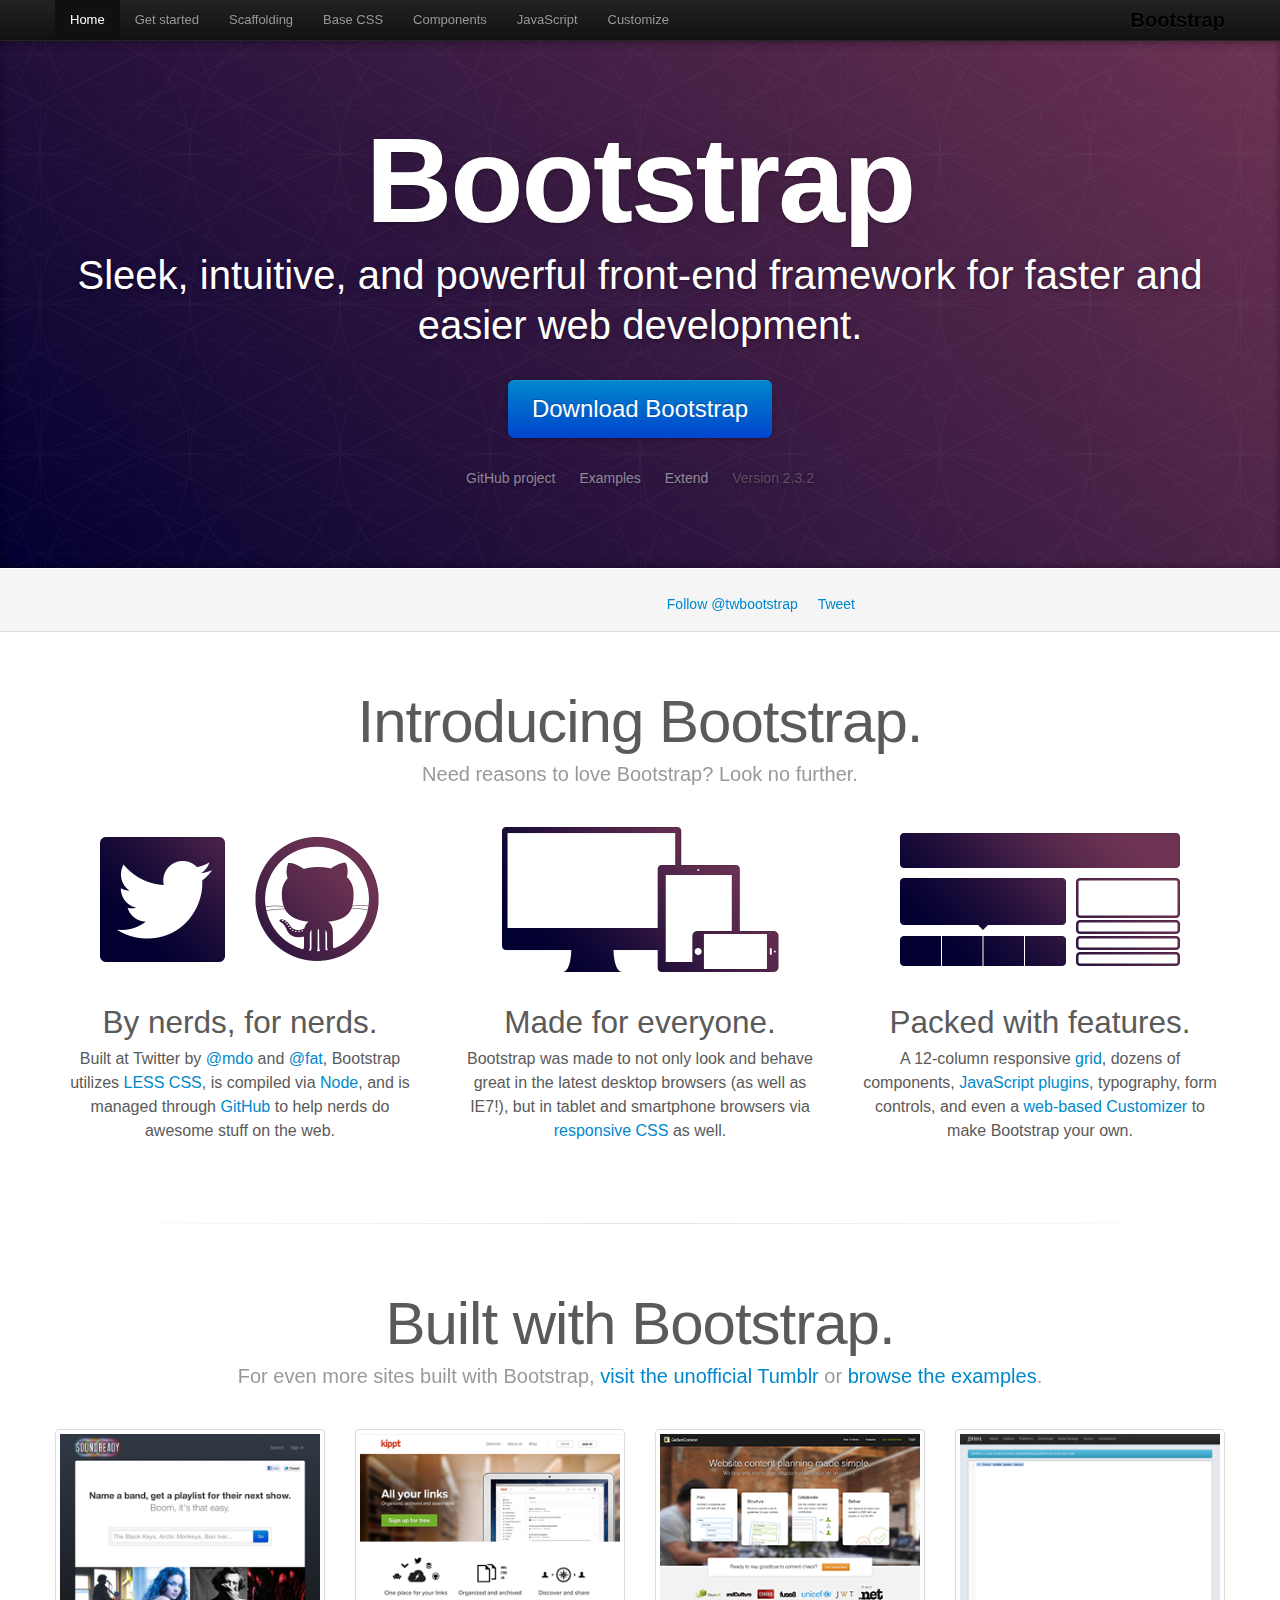
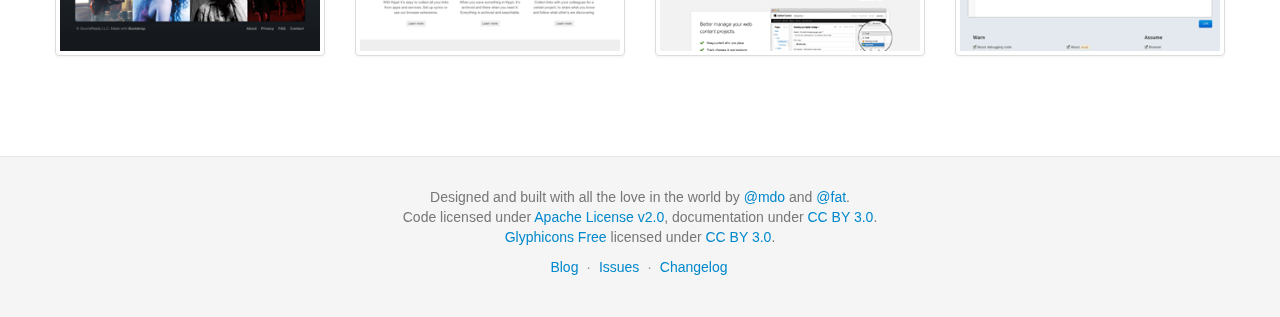
<file: fahrplan/static/bower_components/bootstrap-timepicker/spec/js/libs/bootstrap/docs/index.html>
<!DOCTYPE html>
<html lang="en">
  <head>
    <meta charset="utf-8">
    <title>Bootstrap</title>
    <meta name="viewport" content="width=device-width, initial-scale=1.0">
    <meta name="description" content="">
    <meta name="author" content="">

    <!-- Le styles -->
    <link href="assets/css/bootstrap.css" rel="stylesheet">
    <link href="assets/css/bootstrap-responsive.css" rel="stylesheet">
    <link href="assets/css/docs.css" rel="stylesheet">
    <link href="assets/js/google-code-prettify/prettify.css" rel="stylesheet">

    <!-- Le HTML5 shim, for IE6-8 support of HTML5 elements -->
    <!--[if lt IE 9]>
      <script src="assets/js/html5shiv.js"></script>
    <![endif]-->

    <!-- Le fav and touch icons -->
    <link rel="apple-touch-icon-precomposed" sizes="144x144" href="assets/ico/apple-touch-icon-144-precomposed.png">
    <link rel="apple-touch-icon-precomposed" sizes="114x114" href="assets/ico/apple-touch-icon-114-precomposed.png">
      <link rel="apple-touch-icon-precomposed" sizes="72x72" href="assets/ico/apple-touch-icon-72-precomposed.png">
                    <link rel="apple-touch-icon-precomposed" href="assets/ico/apple-touch-icon-57-precomposed.png">
                                   <link rel="shortcut icon" href="assets/ico/favicon.png">

    <script type="text/javascript">
      var _gaq = _gaq || [];
      _gaq.push(['_setAccount', 'UA-146052-10']);
      _gaq.push(['_trackPageview']);
      (function() {
        var ga = document.createElement('script'); ga.type = 'text/javascript'; ga.async = true;
        ga.src = ('https:' == document.location.protocol ? 'https://ssl' : 'http://www') + '.google-analytics.com/ga.js';
        var s = document.getElementsByTagName('script')[0]; s.parentNode.insertBefore(ga, s);
      })();
    </script>
  </head>

  <body data-spy="scroll" data-target=".bs-docs-sidebar">

    <!-- Navbar
    ================================================== -->
    <div class="navbar navbar-inverse navbar-fixed-top">
      <div class="navbar-inner">
        <div class="container">
          <button type="button" class="btn btn-navbar" data-toggle="collapse" data-target=".nav-collapse">
            <span class="icon-bar"></span>
            <span class="icon-bar"></span>
            <span class="icon-bar"></span>
          </button>
          <a class="brand" href="./index.html">Bootstrap</a>
          <div class="nav-collapse collapse">
            <ul class="nav">
              <li class="active">
                <a href="./index.html">Home</a>
              </li>
              <li class="">
                <a href="./getting-started.html">Get started</a>
              </li>
              <li class="">
                <a href="./scaffolding.html">Scaffolding</a>
              </li>
              <li class="">
                <a href="./base-css.html">Base CSS</a>
              </li>
              <li class="">
                <a href="./components.html">Components</a>
              </li>
              <li class="">
                <a href="./javascript.html">JavaScript</a>
              </li>
              <li class="">
                <a href="./customize.html">Customize</a>
              </li>
            </ul>
          </div>
        </div>
      </div>
    </div>

<div class="jumbotron masthead">
  <div class="container">
    <h1>Bootstrap</h1>
    <p>Sleek, intuitive, and powerful front-end framework for faster and easier web development.</p>
    <p>
      <a href="assets/bootstrap.zip" class="btn btn-primary btn-large" onclick="_gaq.push(['_trackEvent', 'Jumbotron actions', 'Download', 'Download 2.3.2']);">Download Bootstrap</a>
    </p>
    <ul class="masthead-links">
      <li>
        <a href="http://github.com/twitter/bootstrap" onclick="_gaq.push(['_trackEvent', 'Jumbotron actions', 'Jumbotron links', 'GitHub project']);">GitHub project</a>
      </li>
      <li>
        <a href="./getting-started.html#examples" onclick="_gaq.push(['_trackEvent', 'Jumbotron actions', 'Jumbotron links', 'Examples']);">Examples</a>
      </li>
      <li>
        <a href="./extend.html" onclick="_gaq.push(['_trackEvent', 'Jumbotron actions', 'Jumbotron links', 'Extend']);">Extend</a>
      </li>
      <li>
        Version 2.3.2
      </li>
    </ul>
  </div>
</div>

<div class="bs-docs-social">
  <div class="container">
    <ul class="bs-docs-social-buttons">
      <li>
        <iframe class="github-btn" src="http://ghbtns.com/github-btn.html?user=twbs&repo=bootstrap&type=watch&count=true" allowtransparency="true" frameborder="0" scrolling="0" width="100px" height="20px"></iframe>
      </li>
      <li>
        <iframe class="github-btn" src="http://ghbtns.com/github-btn.html?user=twbs&repo=bootstrap&type=fork&count=true" allowtransparency="true" frameborder="0" scrolling="0" width="102px" height="20px"></iframe>
      </li>
      <li class="follow-btn">
        <a href="https://twitter.com/twbootstrap" class="twitter-follow-button" data-link-color="#0069D6" data-show-count="true">Follow @twbootstrap</a>
      </li>
      <li class="tweet-btn">
        <a href="https://twitter.com/share" class="twitter-share-button" data-url="http://twbs.github.com/bootstrap/" data-count="horizontal" data-via="twbootstrap" data-related="mdo:Creator of Twitter Bootstrap">Tweet</a>
      </li>
    </ul>
  </div>
</div>

<div class="container">

  <div class="marketing">

    <h1>Introducing Bootstrap.</h1>
    <p class="marketing-byline">Need reasons to love Bootstrap? Look no further.</p>

    <div class="row-fluid">
      <div class="span4">
        <img class="marketing-img" src="assets/img/bs-docs-twitter-github.png">
        <h2>By nerds, for nerds.</h2>
        <p>Built at Twitter by <a href="http://twitter.com/mdo">@mdo</a> and <a href="http://twitter.com/fat">@fat</a>, Bootstrap utilizes <a href="http://lesscss.org">LESS CSS</a>, is compiled via <a href="http://nodejs.org">Node</a>, and is managed through <a href="http://github.com">GitHub</a> to help nerds do awesome stuff on the web.</p>
      </div>
      <div class="span4">
        <img class="marketing-img" src="assets/img/bs-docs-responsive-illustrations.png">
        <h2>Made for everyone.</h2>
        <p>Bootstrap was made to not only look and behave great in the latest desktop browsers (as well as IE7!), but in tablet and smartphone browsers via <a href="./scaffolding.html#responsive">responsive CSS</a> as well.</p>
      </div>
      <div class="span4">
        <img class="marketing-img" src="assets/img/bs-docs-bootstrap-features.png">
        <h2>Packed with features.</h2>
        <p>A 12-column responsive <a href="./scaffolding.html#gridSystem">grid</a>, dozens of components, <a href="./javascript.html">JavaScript plugins</a>, typography, form controls, and even a <a href="./customize.html">web-based Customizer</a> to make Bootstrap your own.</p>
      </div>
    </div>

    <hr class="soften">

    <h1>Built with Bootstrap.</h1>
    <p class="marketing-byline">For even more sites built with Bootstrap, <a href="http://builtwithbootstrap.tumblr.com/" target="_blank">visit the unofficial Tumblr</a> or <a href="./getting-started.html#examples">browse the examples</a>.</p>
    <div class="row-fluid">
      <ul class="thumbnails example-sites">
        <li class="span3">
          <a class="thumbnail" href="http://soundready.fm/" target="_blank">
            <img src="assets/img/example-sites/soundready.png" alt="SoundReady.fm">
          </a>
        </li>
        <li class="span3">
          <a class="thumbnail" href="http://kippt.com/" target="_blank">
            <img src="assets/img/example-sites/kippt.png" alt="Kippt">
          </a>
        </li>
        <li class="span3">
          <a class="thumbnail" href="http://www.gathercontent.com/" target="_blank">
            <img src="assets/img/example-sites/gathercontent.png" alt="Gather Content">
          </a>
        </li>
        <li class="span3">
          <a class="thumbnail" href="http://www.jshint.com/" target="_blank">
            <img src="assets/img/example-sites/jshint.png" alt="JS Hint">
          </a>
        </li>
      </ul>
     </div>

  </div>

</div>



    <!-- Footer
    ================================================== -->
    <footer class="footer">
      <div class="container">
        <p>Designed and built with all the love in the world by <a href="http://twitter.com/mdo" target="_blank">@mdo</a> and <a href="http://twitter.com/fat" target="_blank">@fat</a>.</p>
        <p>Code licensed under <a href="http://www.apache.org/licenses/LICENSE-2.0" target="_blank">Apache License v2.0</a>, documentation under <a href="http://creativecommons.org/licenses/by/3.0/">CC BY 3.0</a>.</p>
        <p><a href="http://glyphicons.com">Glyphicons Free</a> licensed under <a href="http://creativecommons.org/licenses/by/3.0/">CC BY 3.0</a>.</p>
        <ul class="footer-links">
          <li><a href="http://blog.getbootstrap.com">Blog</a></li>
          <li class="muted">&middot;</li>
          <li><a href="https://github.com/twbs/bootstrap/issues?state=open">Issues</a></li>
          <li class="muted">&middot;</li>
          <li><a href="https://github.com/twbs/bootstrap/releases">Changelog</a></li>
        </ul>
      </div>
    </footer>



    <!-- Le javascript
    ================================================== -->
    <!-- Placed at the end of the document so the pages load faster -->
    <script type="text/javascript" src="http://platform.twitter.com/widgets.js"></script>
    <script src="assets/js/jquery.js"></script>
    <script src="assets/js/bootstrap-transition.js"></script>
    <script src="assets/js/bootstrap-alert.js"></script>
    <script src="assets/js/bootstrap-modal.js"></script>
    <script src="assets/js/bootstrap-dropdown.js"></script>
    <script src="assets/js/bootstrap-scrollspy.js"></script>
    <script src="assets/js/bootstrap-tab.js"></script>
    <script src="assets/js/bootstrap-tooltip.js"></script>
    <script src="assets/js/bootstrap-popover.js"></script>
    <script src="assets/js/bootstrap-button.js"></script>
    <script src="assets/js/bootstrap-collapse.js"></script>
    <script src="assets/js/bootstrap-carousel.js"></script>
    <script src="assets/js/bootstrap-typeahead.js"></script>
    <script src="assets/js/bootstrap-affix.js"></script>

    <script src="assets/js/holder/holder.js"></script>
    <script src="assets/js/google-code-prettify/prettify.js"></script>

    <script src="assets/js/application.js"></script>


    <!-- Analytics
    ================================================== -->
    <script>
      var _gauges = _gauges || [];
      (function() {
        var t   = document.createElement('script');
        t.type  = 'text/javascript';
        t.async = true;
        t.id    = 'gauges-tracker';
        t.setAttribute('data-site-id', '4f0dc9fef5a1f55508000013');
        t.src = '//secure.gaug.es/track.js';
        var s = document.getElementsByTagName('script')[0];
        s.parentNode.insertBefore(t, s);
      })();
    </script>

  </body>
</html>
</file>
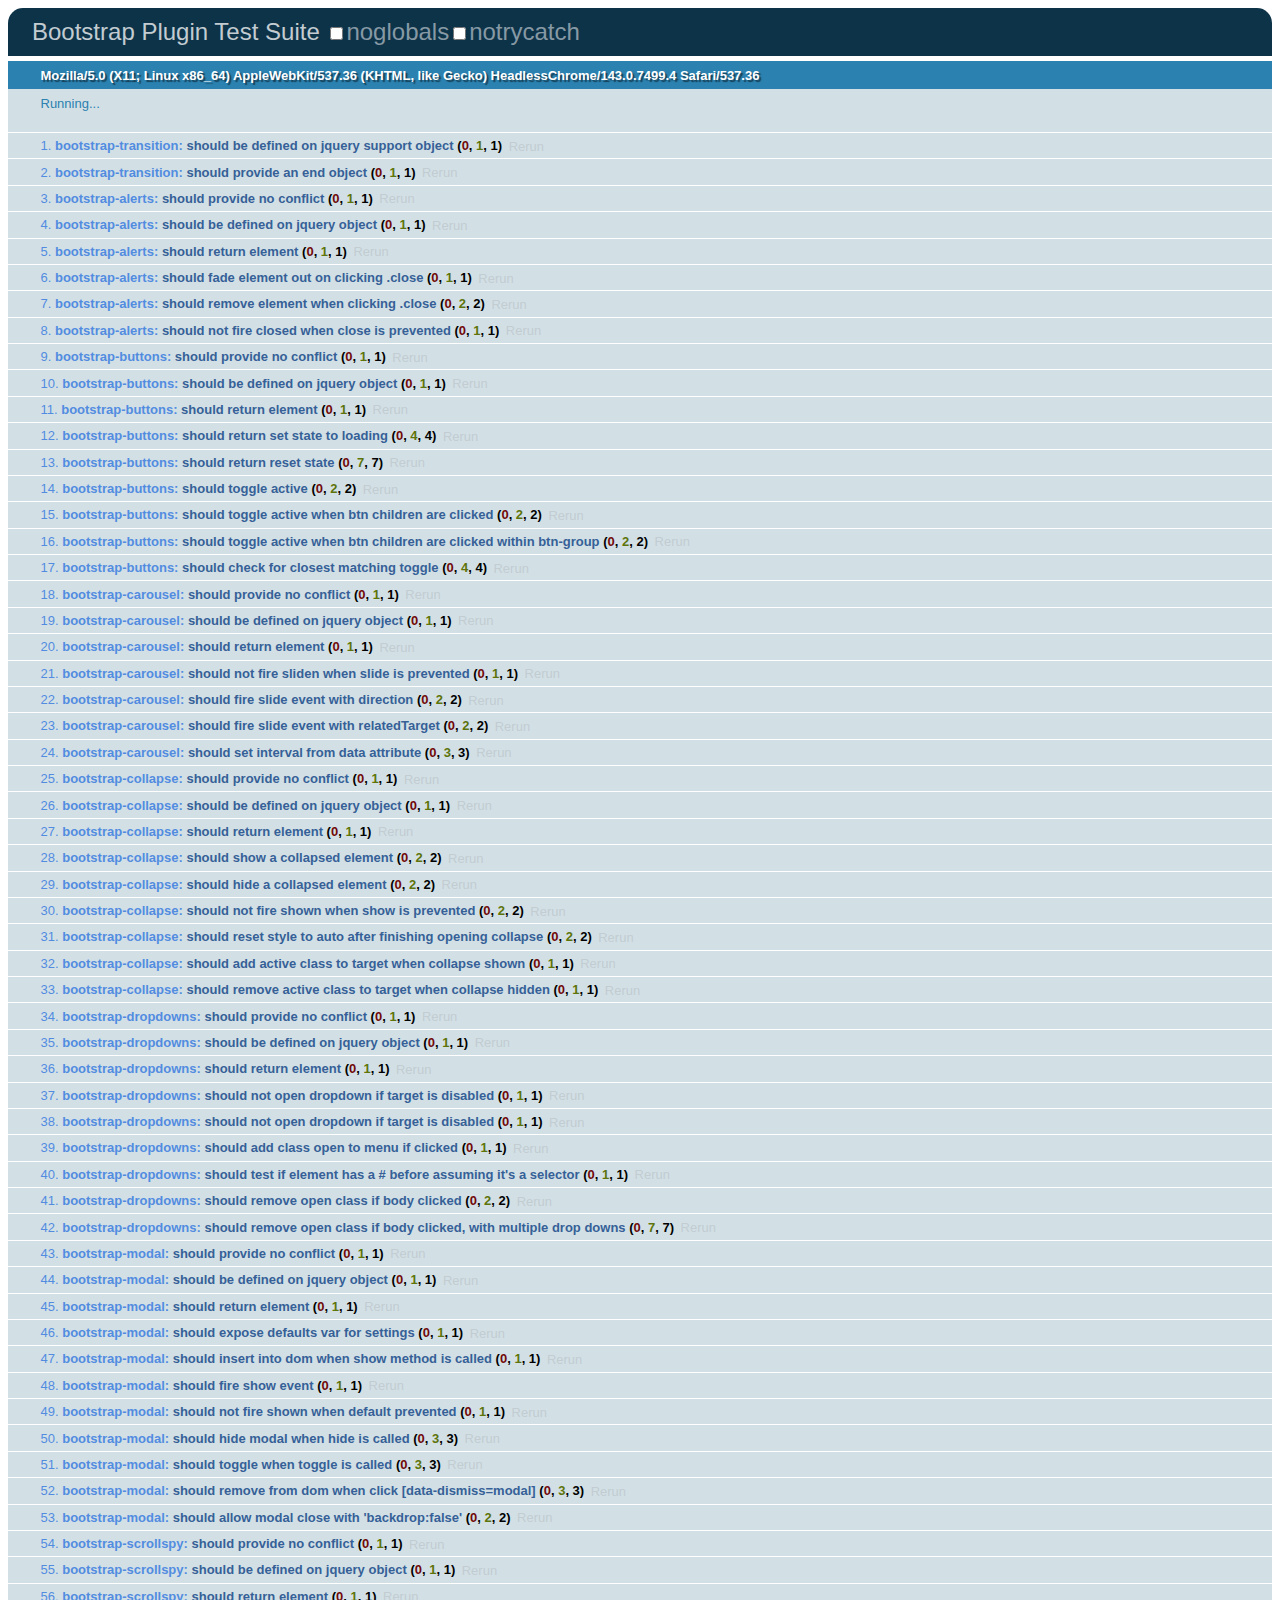
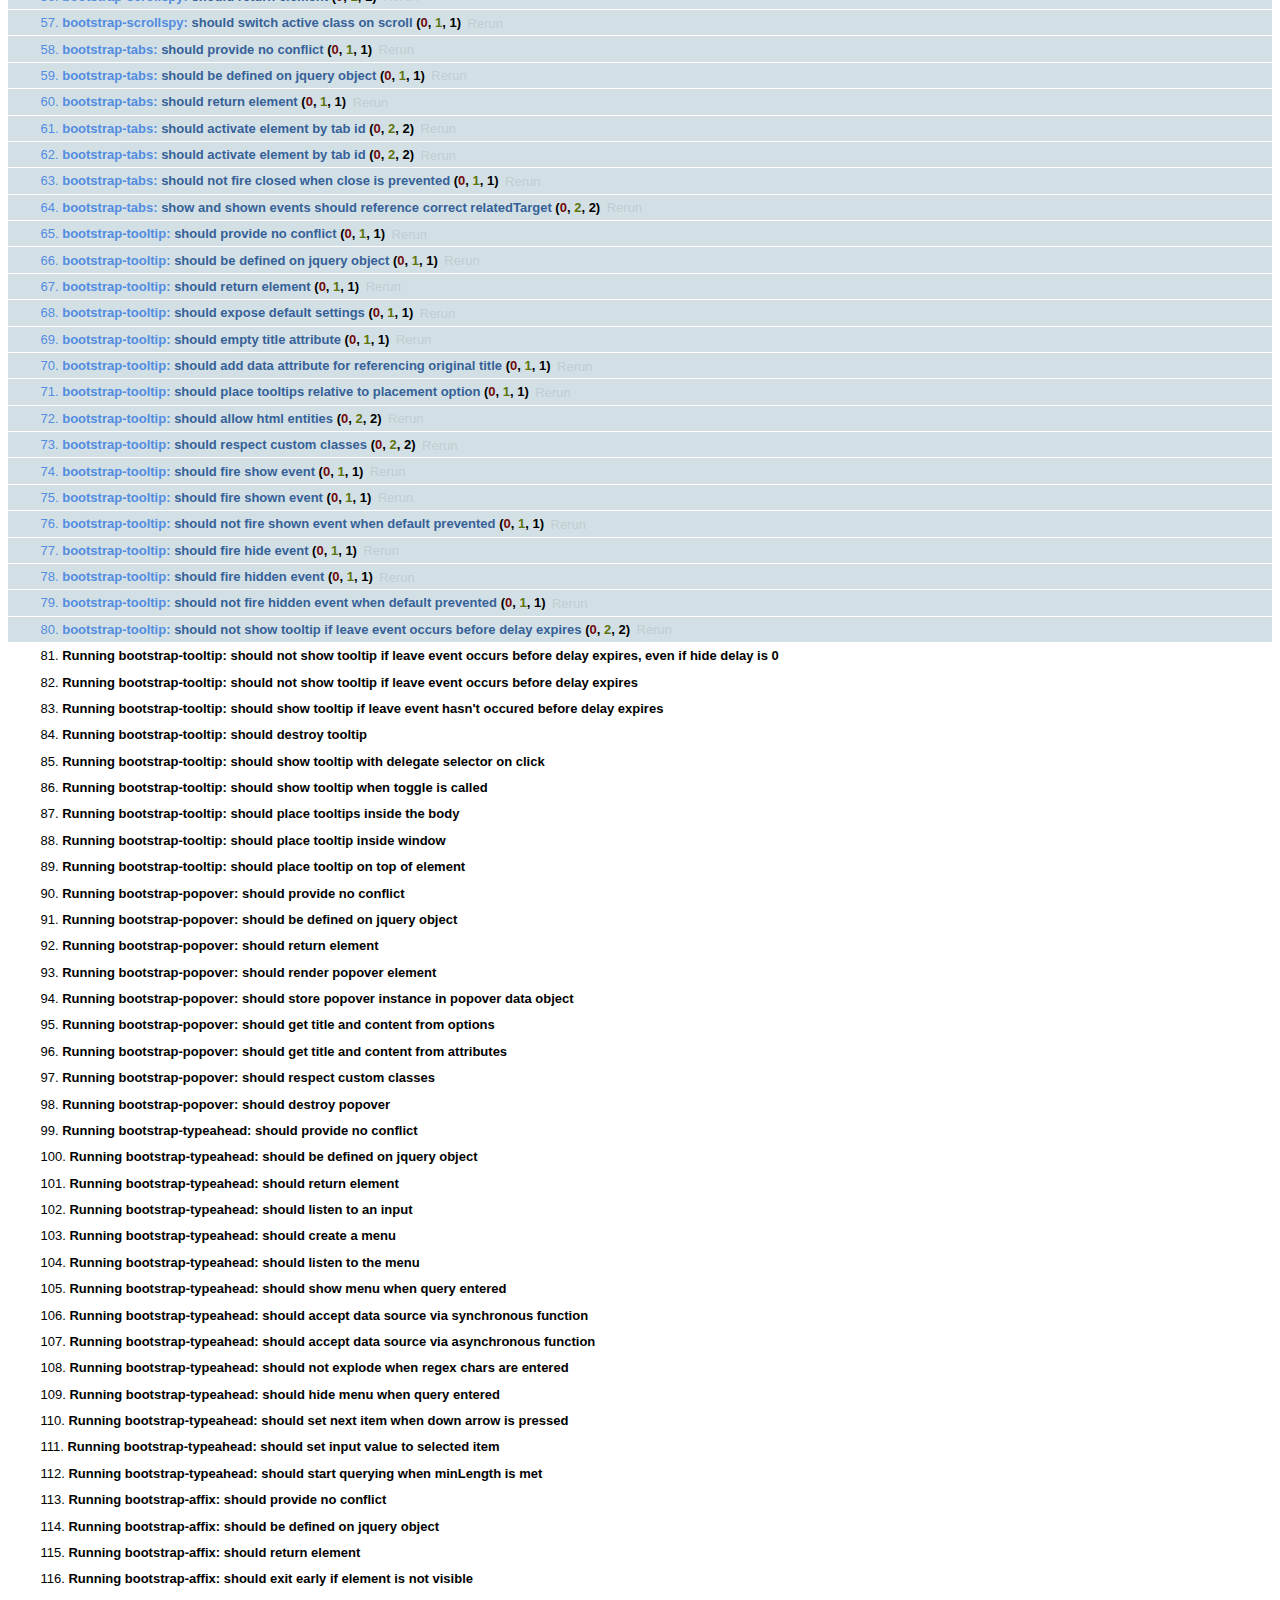
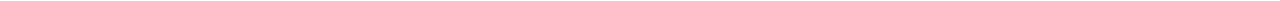
<file: fahrplan/static/bower_components/bootstrap-timepicker/spec/js/libs/bootstrap/js/tests/index.html>
<!DOCTYPE HTML>
<html>
<head>
  <title>Bootstrap Plugin Test Suite</title>

  <!-- jquery -->
  <!--<script src="http://code.jquery.com/jquery-1.7.min.js"></script>-->
  <script src="vendor/jquery.js"></script>

  <!-- qunit -->
  <link rel="stylesheet" href="vendor/qunit.css" type="text/css" media="screen" />
  <script src="vendor/qunit.js"></script>

  <!-- phantomjs logging script-->
  <script src="unit/bootstrap-phantom.js"></script>

  <!--  plugin sources -->
  <script src="../../js/bootstrap-transition.js"></script>
  <script src="../../js/bootstrap-alert.js"></script>
  <script src="../../js/bootstrap-button.js"></script>
  <script src="../../js/bootstrap-carousel.js"></script>
  <script src="../../js/bootstrap-collapse.js"></script>
  <script src="../../js/bootstrap-dropdown.js"></script>
  <script src="../../js/bootstrap-modal.js"></script>
  <script src="../../js/bootstrap-scrollspy.js"></script>
  <script src="../../js/bootstrap-tab.js"></script>
  <script src="../../js/bootstrap-tooltip.js"></script>
  <script src="../../js/bootstrap-popover.js"></script>
  <script src="../../js/bootstrap-typeahead.js"></script>
  <script src="../../js/bootstrap-affix.js"></script>

  <!-- unit tests -->
  <script src="unit/bootstrap-transition.js"></script>
  <script src="unit/bootstrap-alert.js"></script>
  <script src="unit/bootstrap-button.js"></script>
  <script src="unit/bootstrap-carousel.js"></script>
  <script src="unit/bootstrap-collapse.js"></script>
  <script src="unit/bootstrap-dropdown.js"></script>
  <script src="unit/bootstrap-modal.js"></script>
  <script src="unit/bootstrap-scrollspy.js"></script>
  <script src="unit/bootstrap-tab.js"></script>
  <script src="unit/bootstrap-tooltip.js"></script>
  <script src="unit/bootstrap-popover.js"></script>
  <script src="unit/bootstrap-typeahead.js"></script>
  <script src="unit/bootstrap-affix.js"></script>
</head>
<body>
  <div>
    <h1 id="qunit-header">Bootstrap Plugin Test Suite</h1>
    <h2 id="qunit-banner"></h2>
    <h2 id="qunit-userAgent"></h2>
    <ol id="qunit-tests"></ol>
    <div id="qunit-fixture"></div>
  </div>
</body>
</html>
</file>
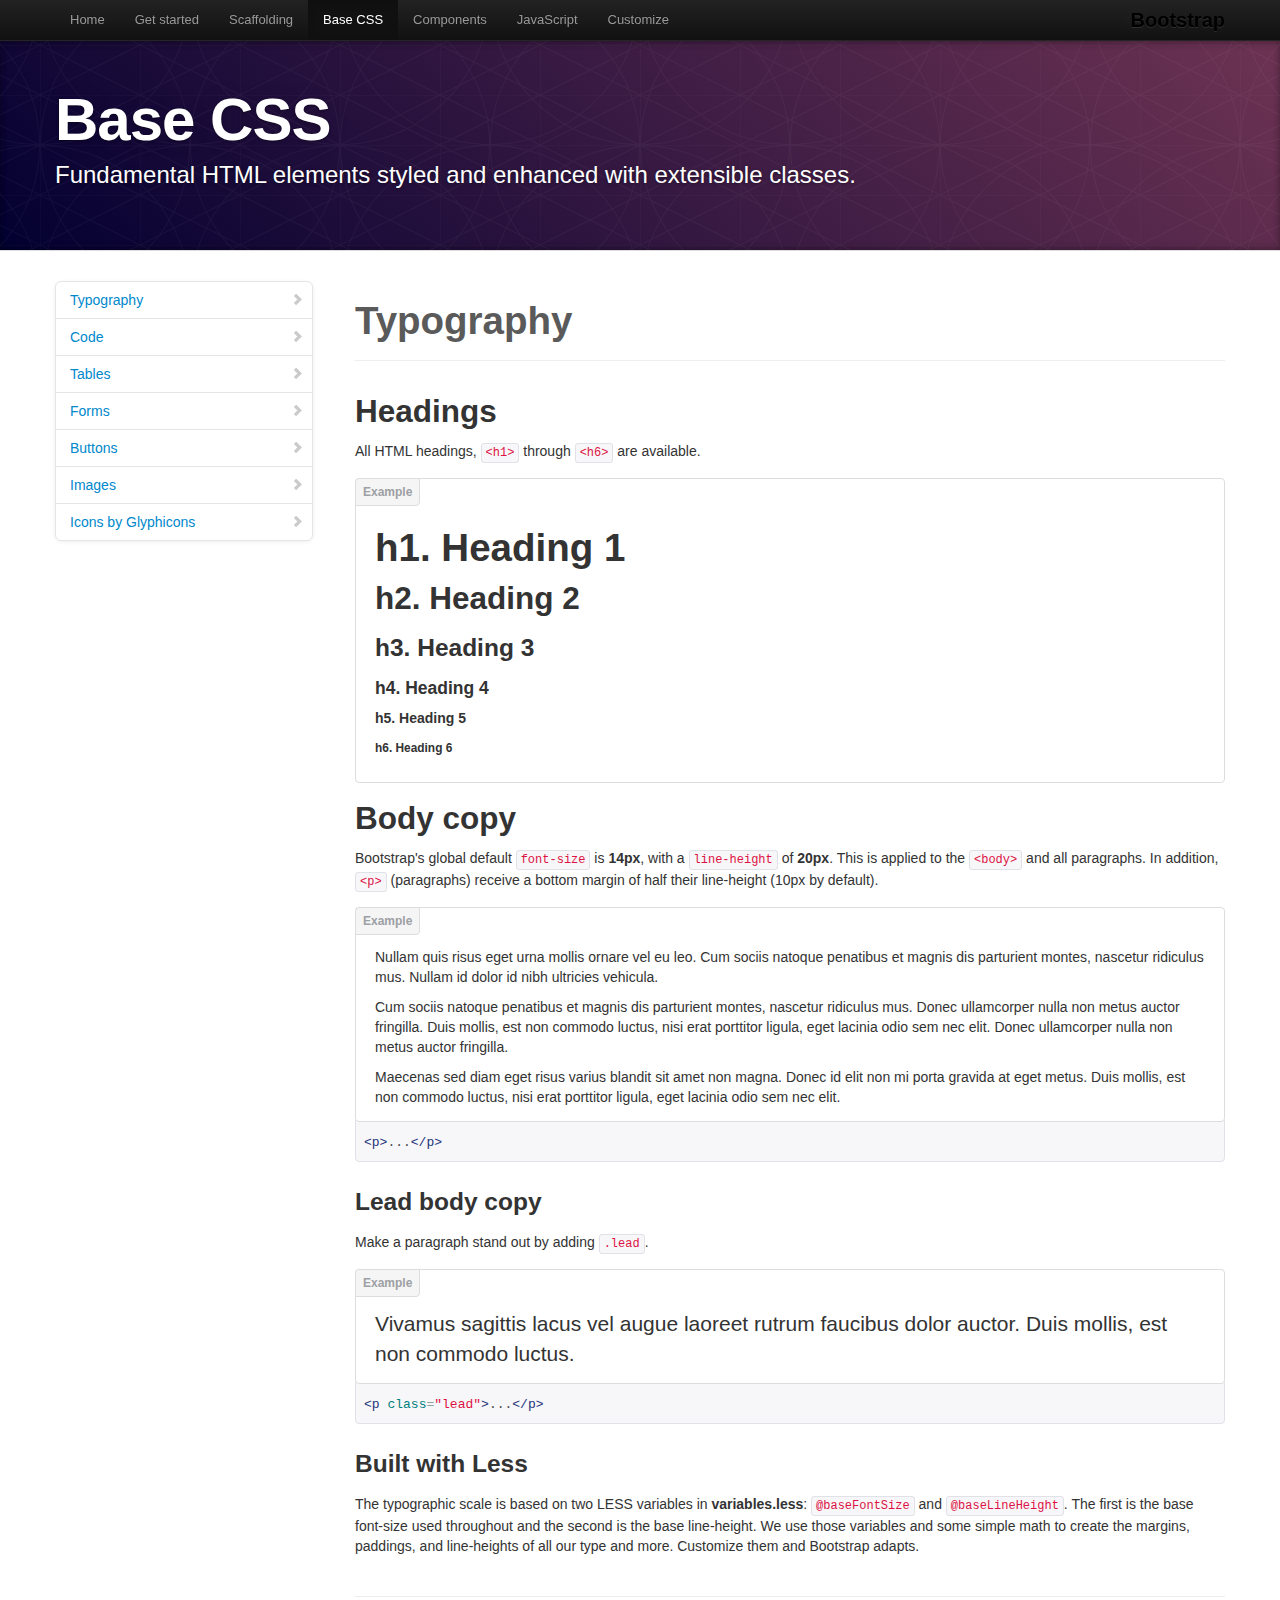
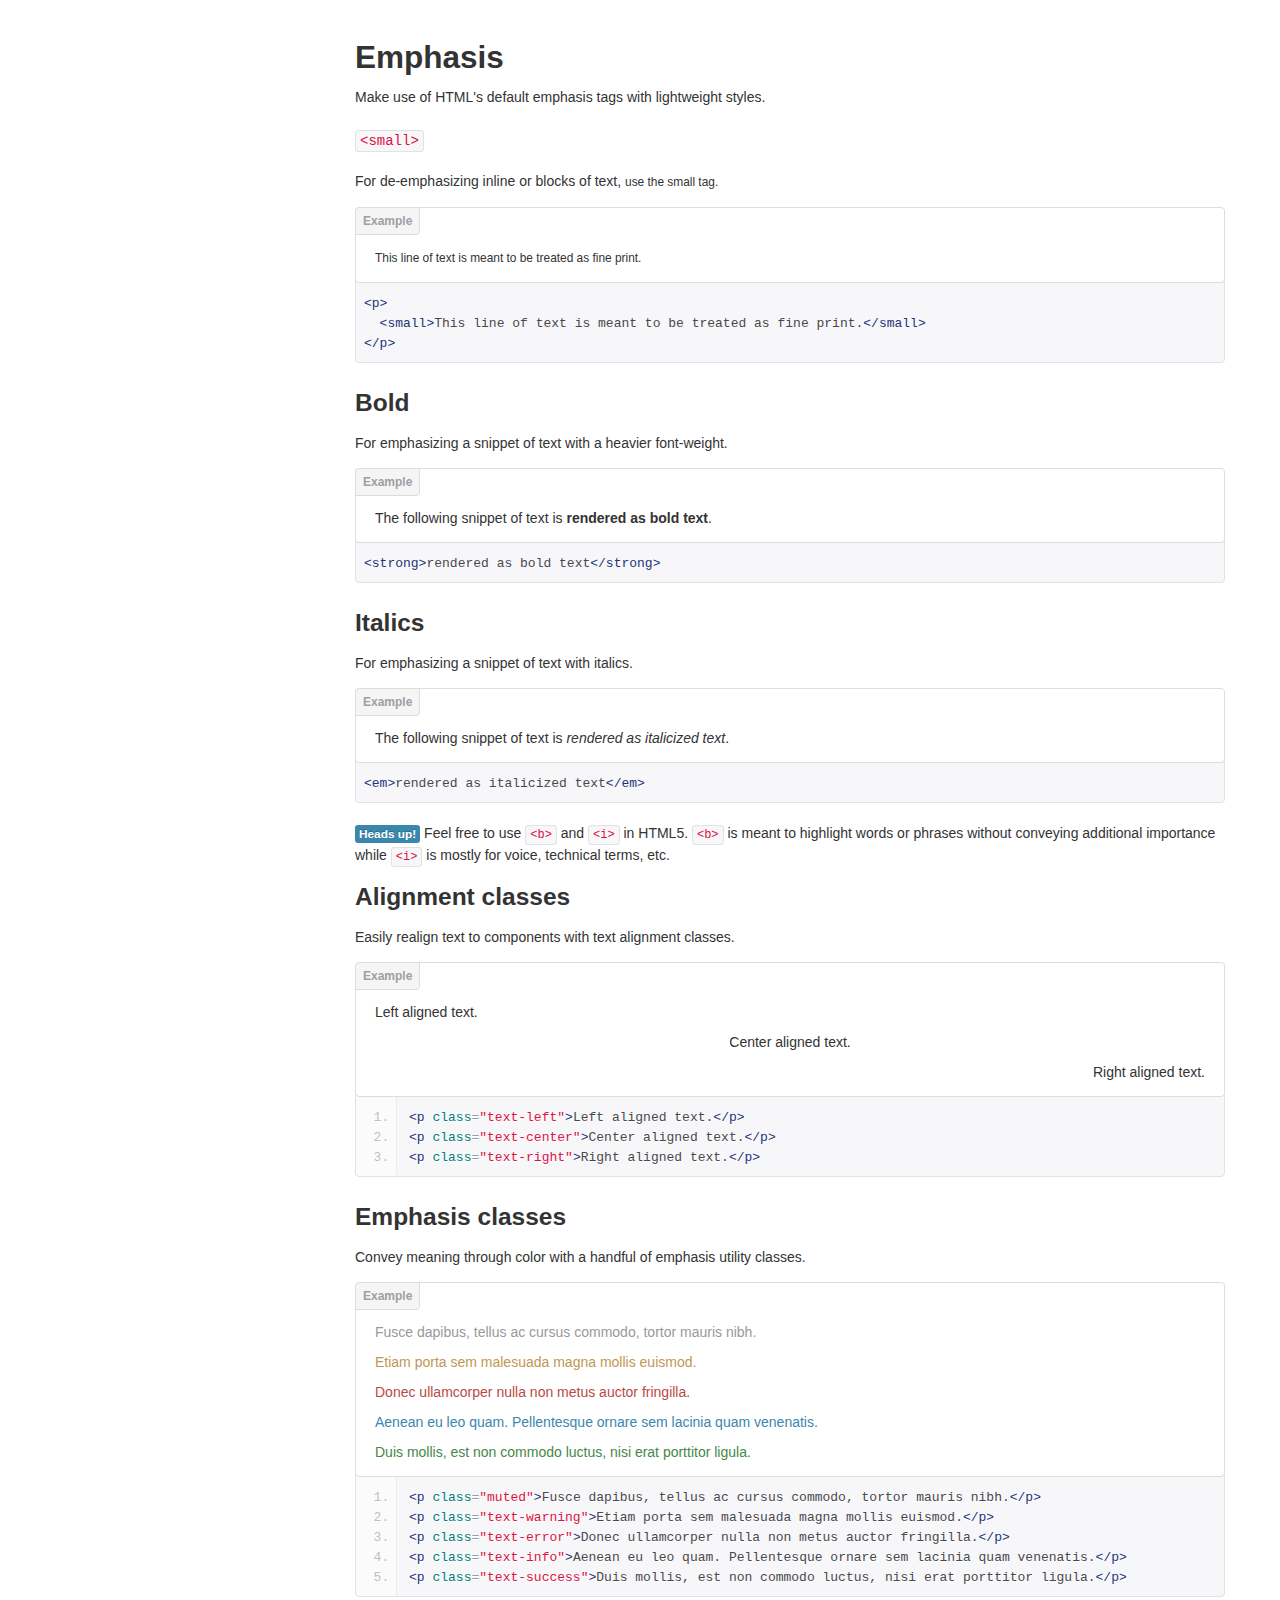
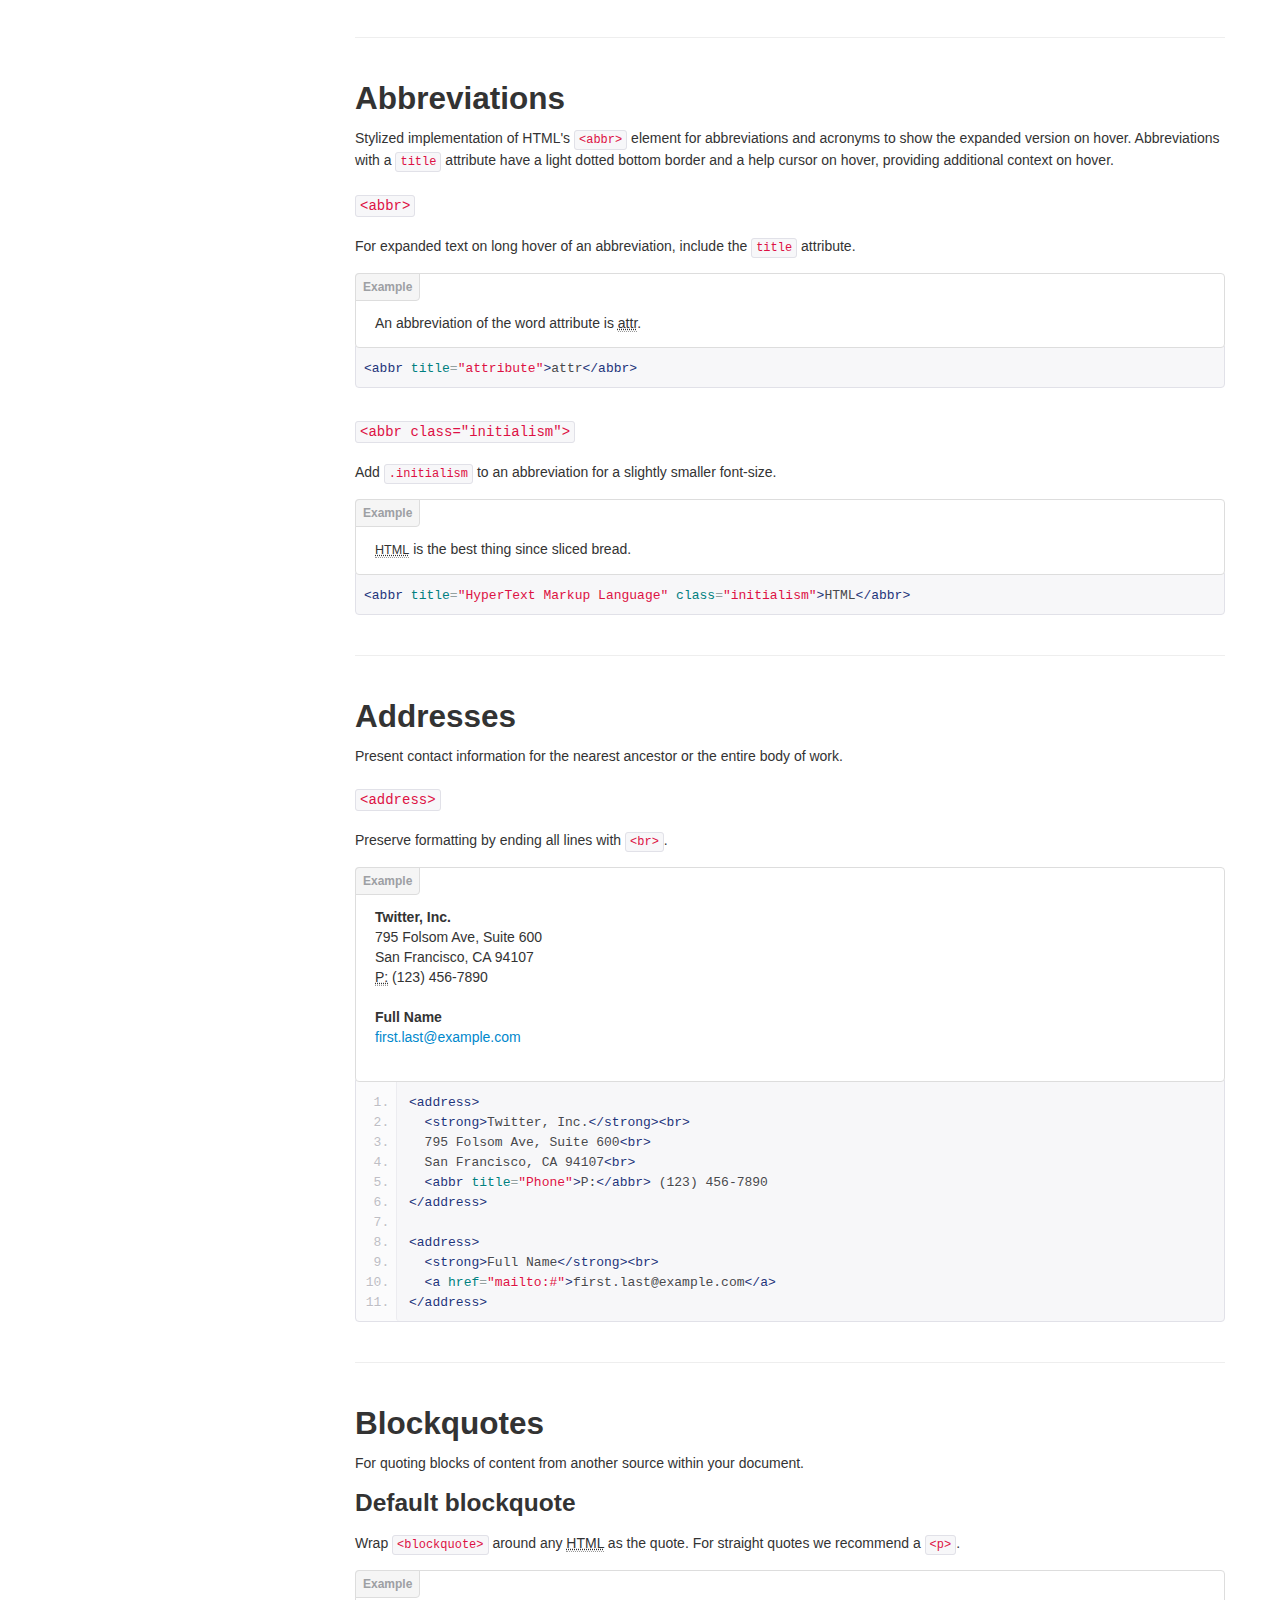
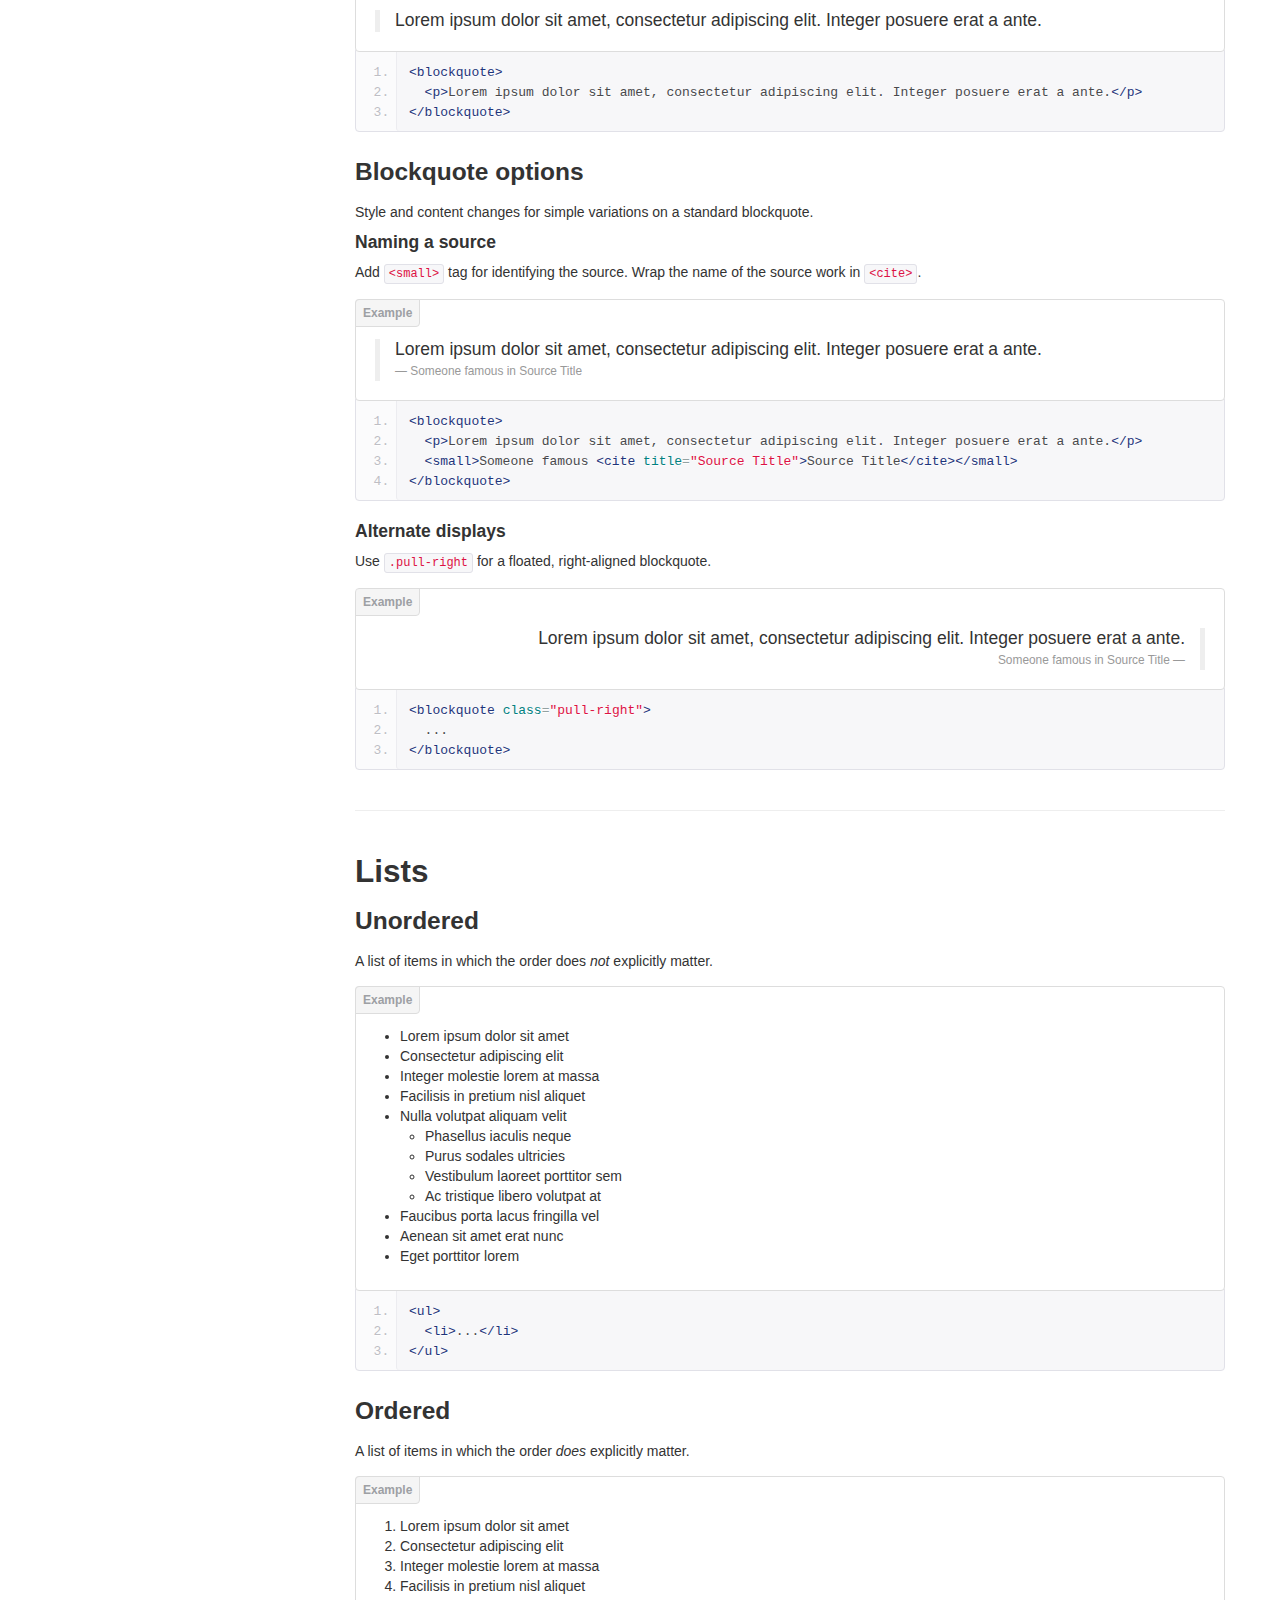
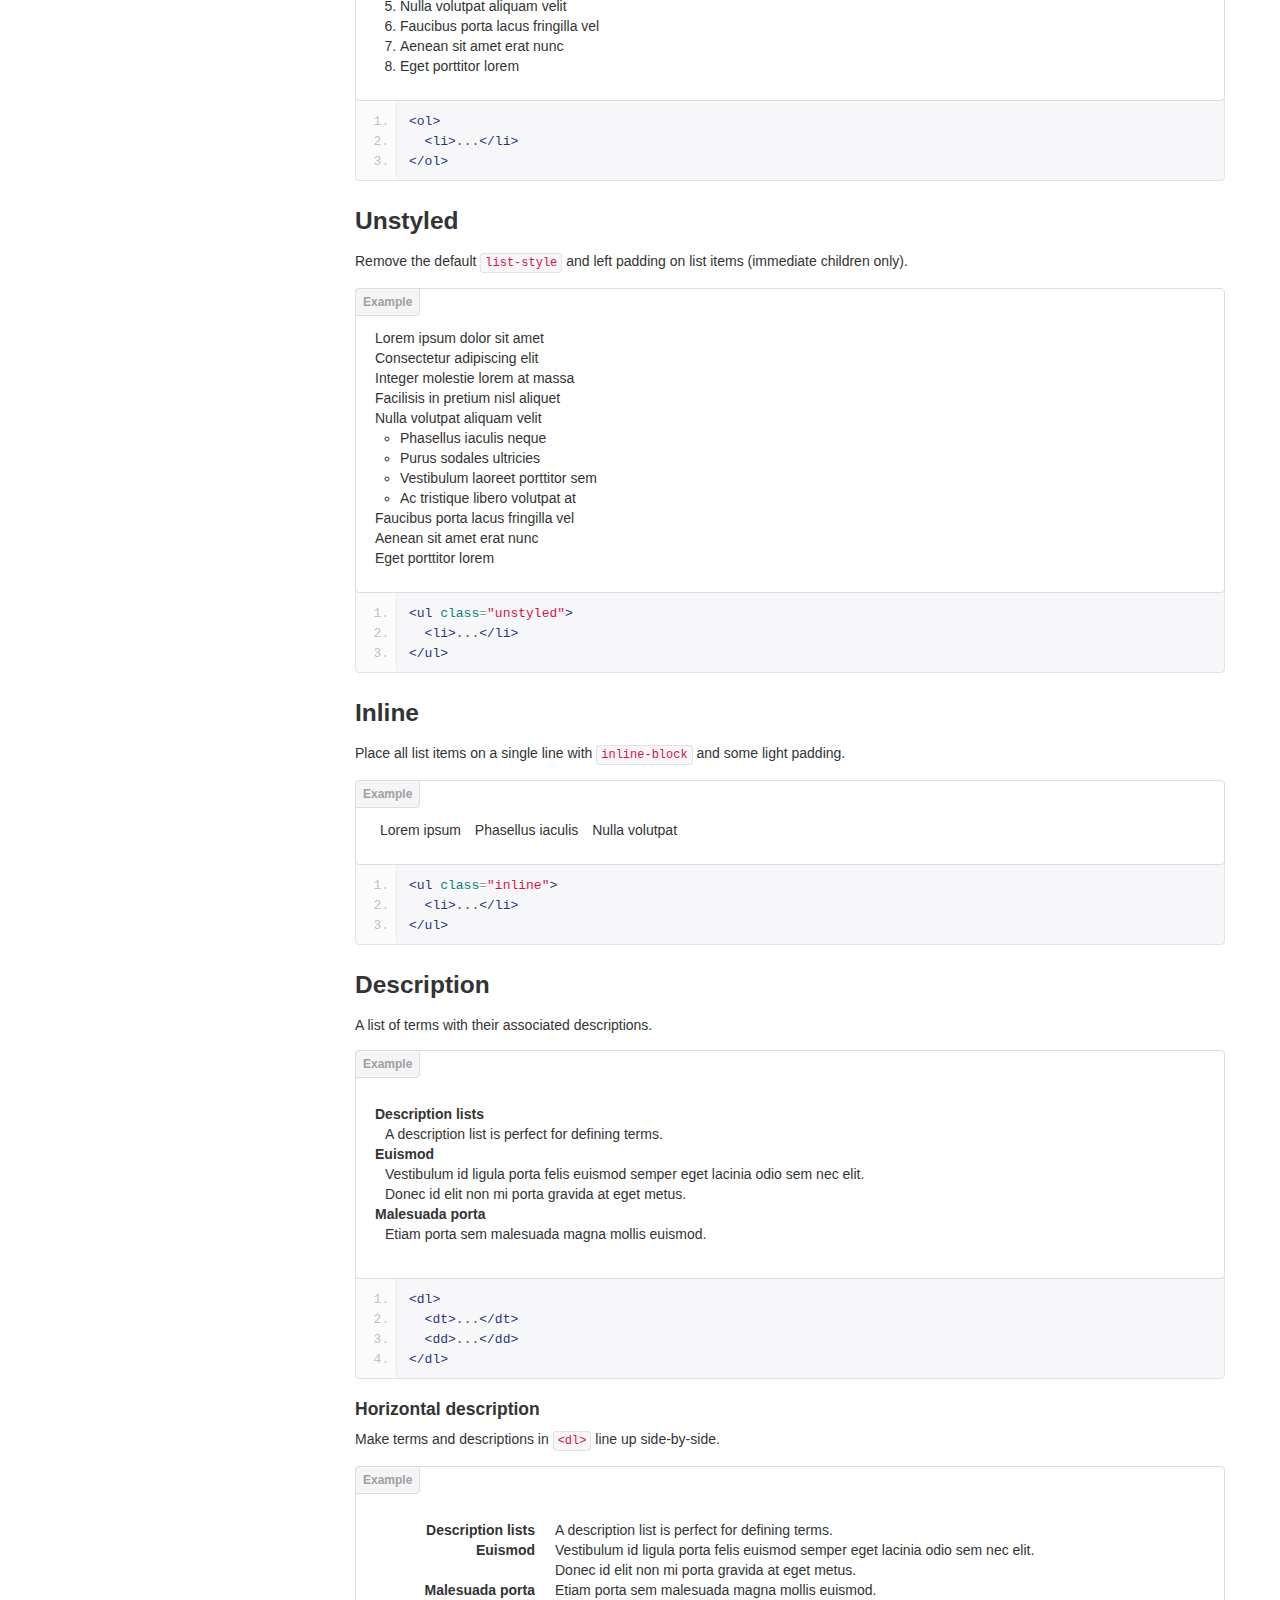
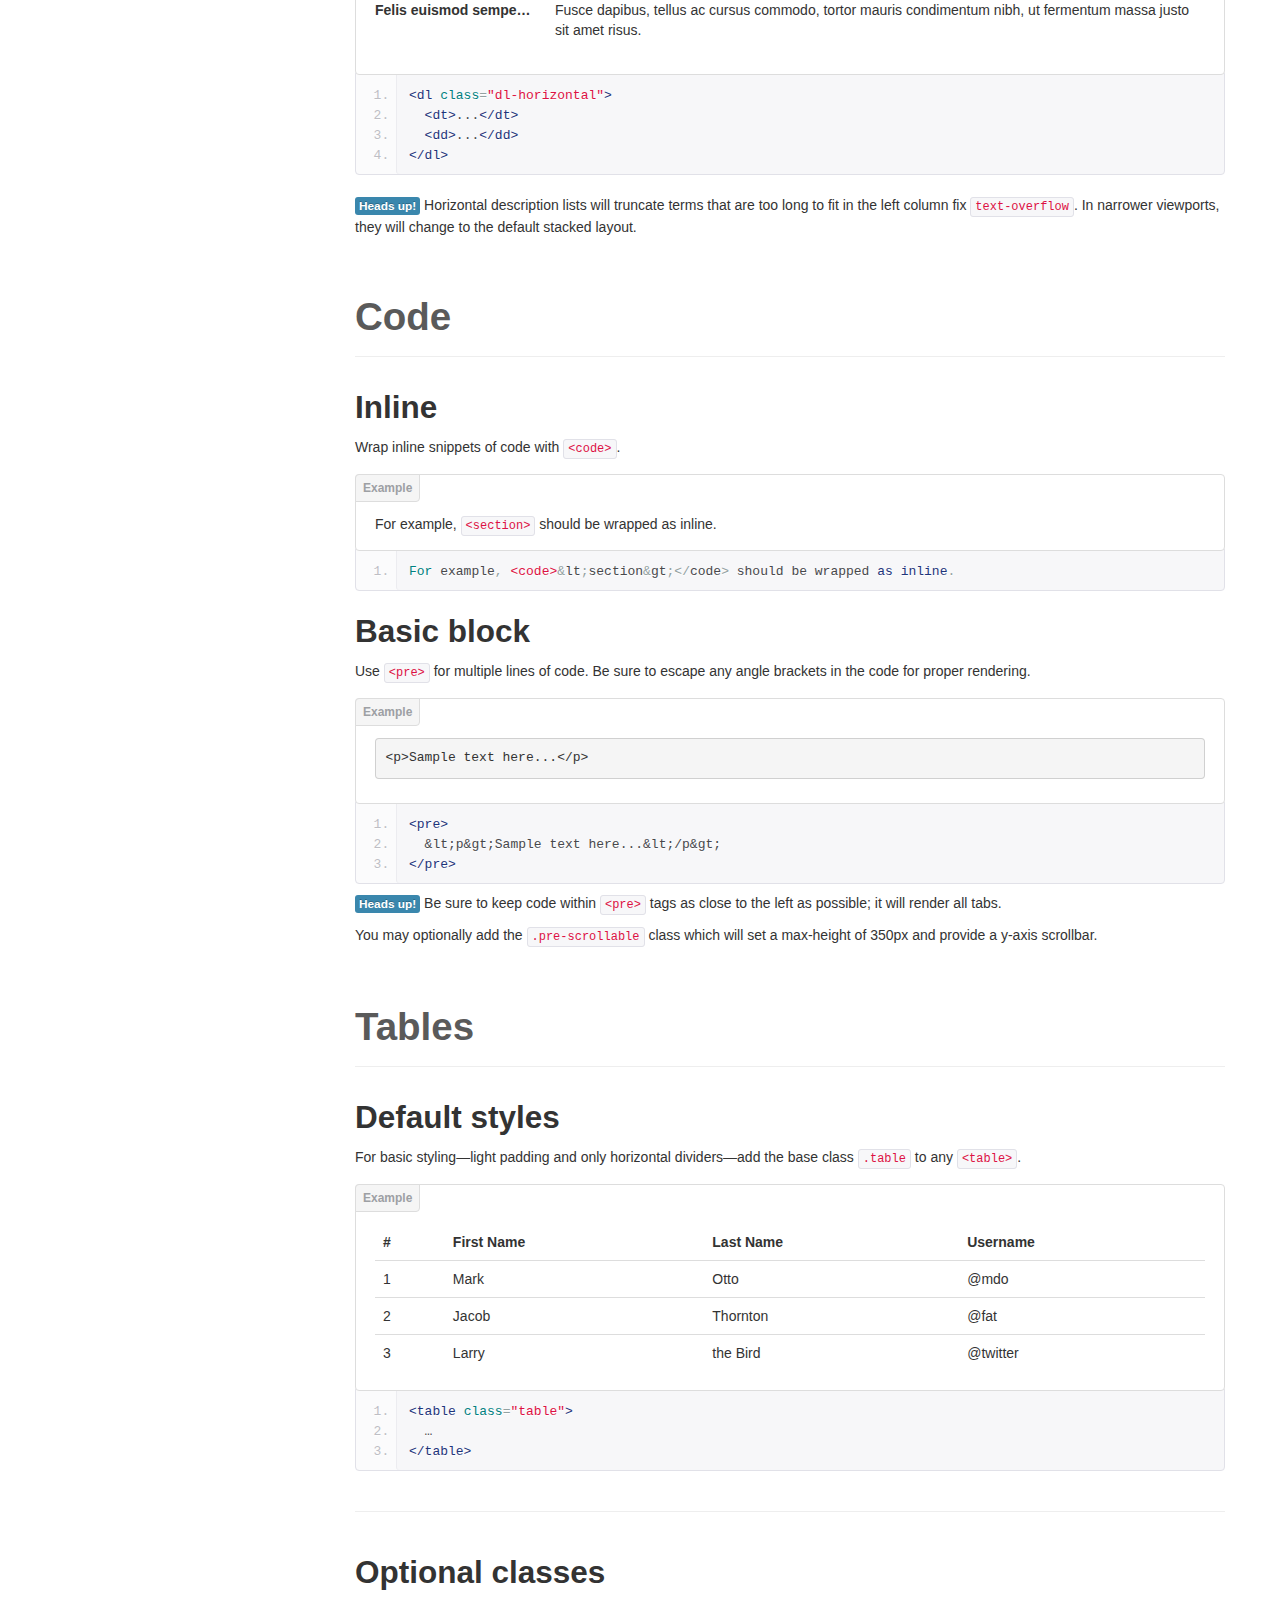
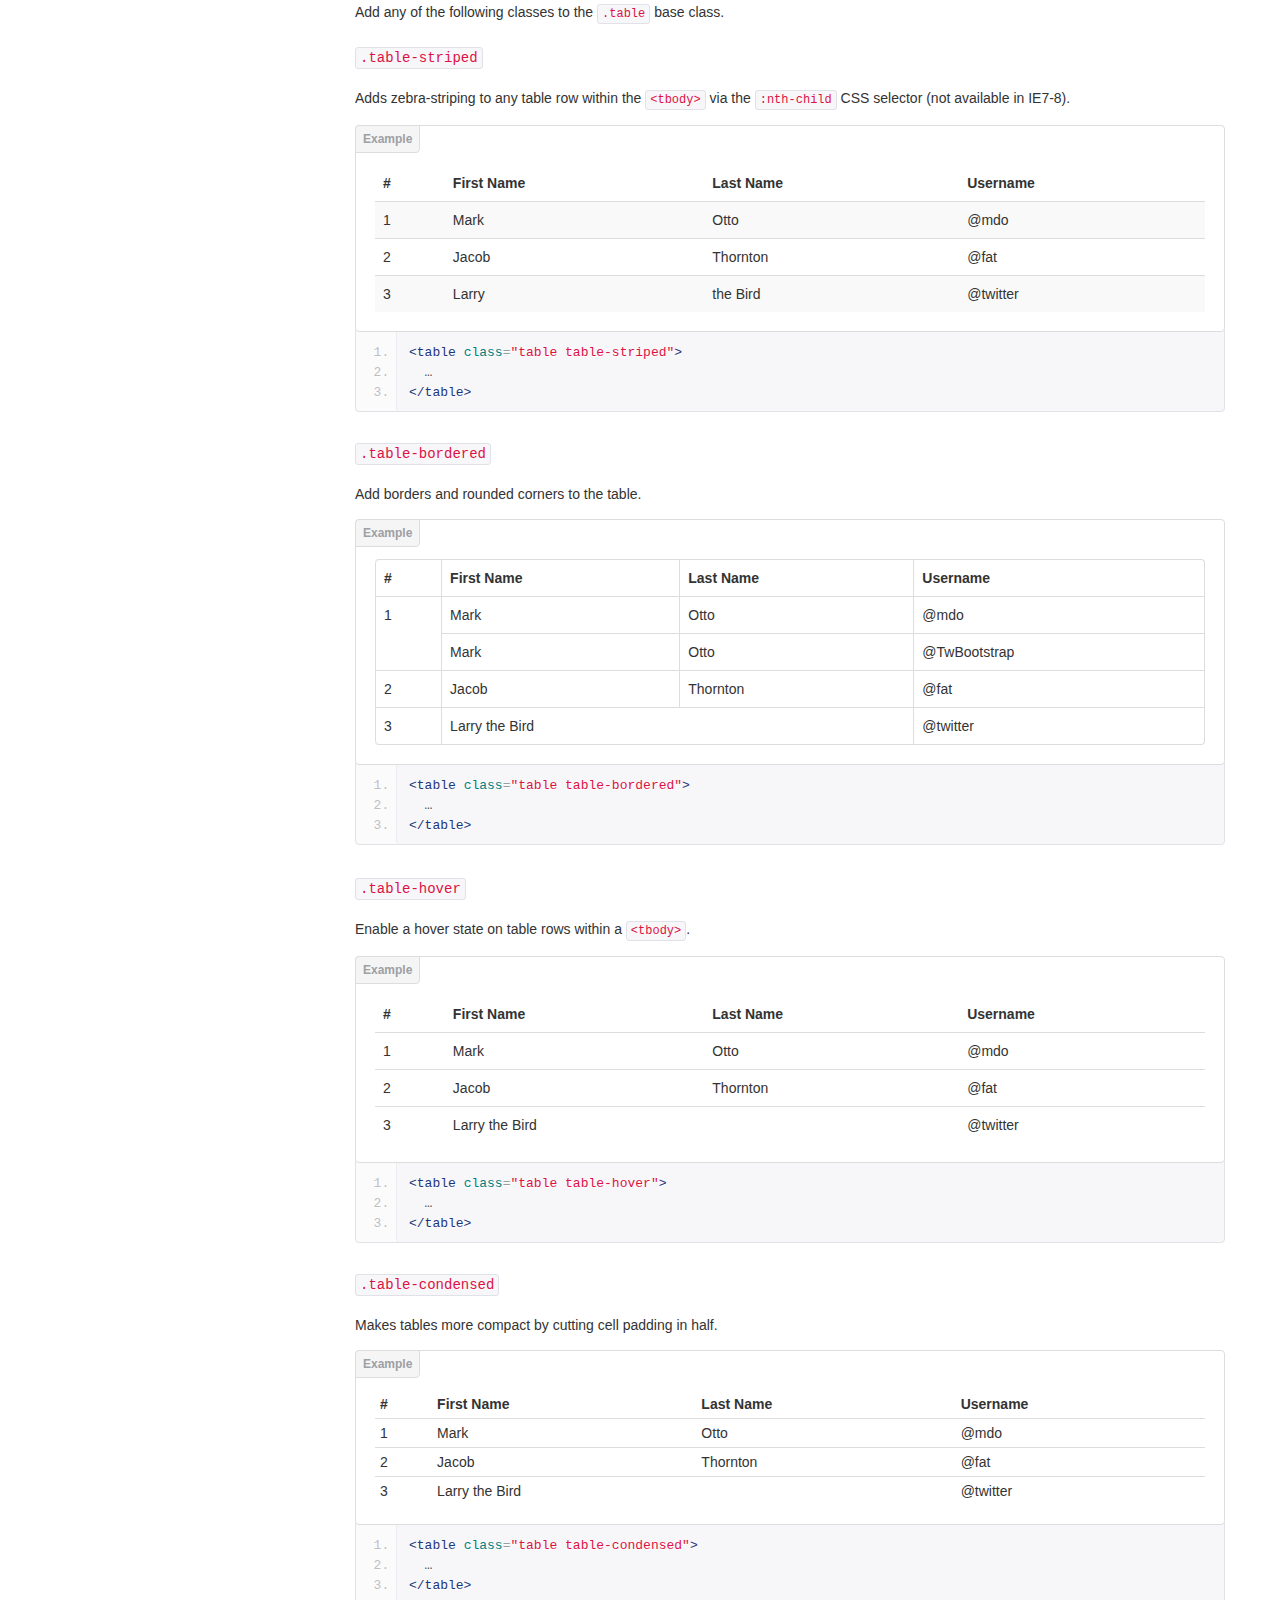
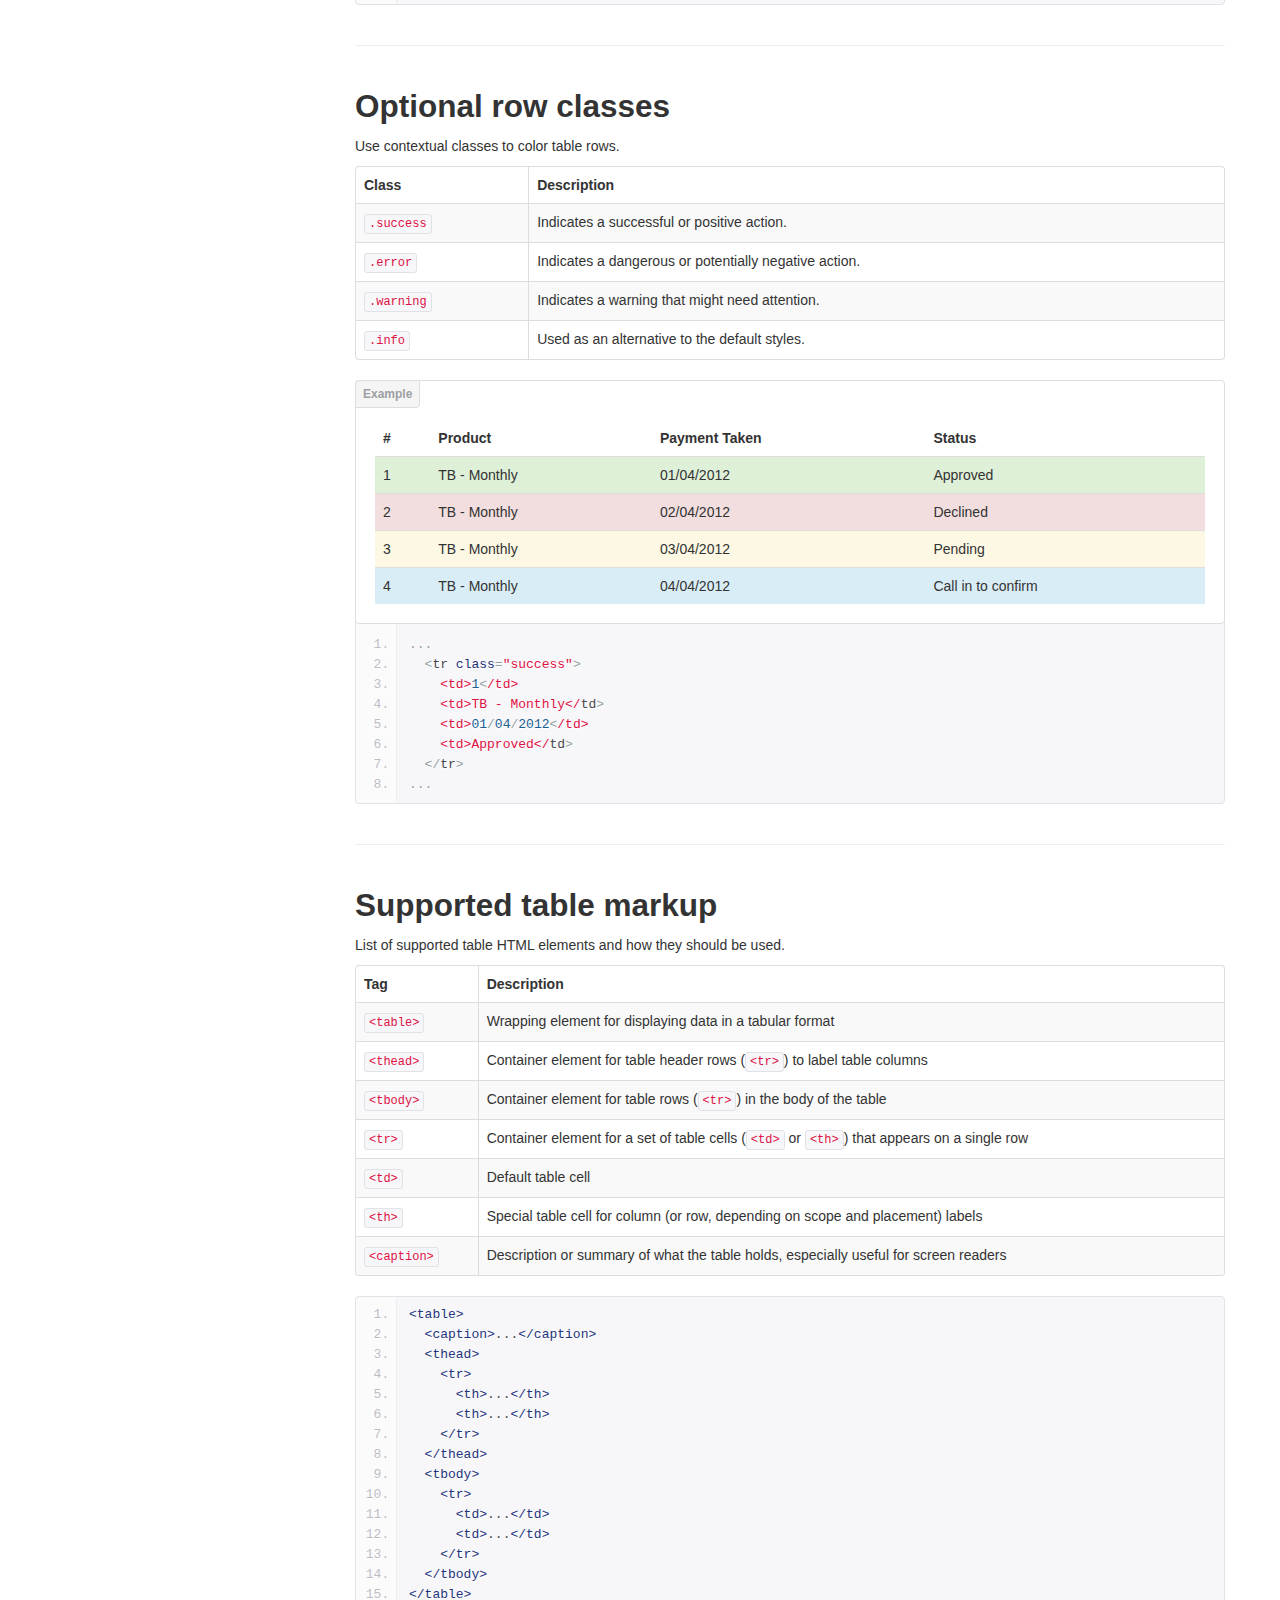
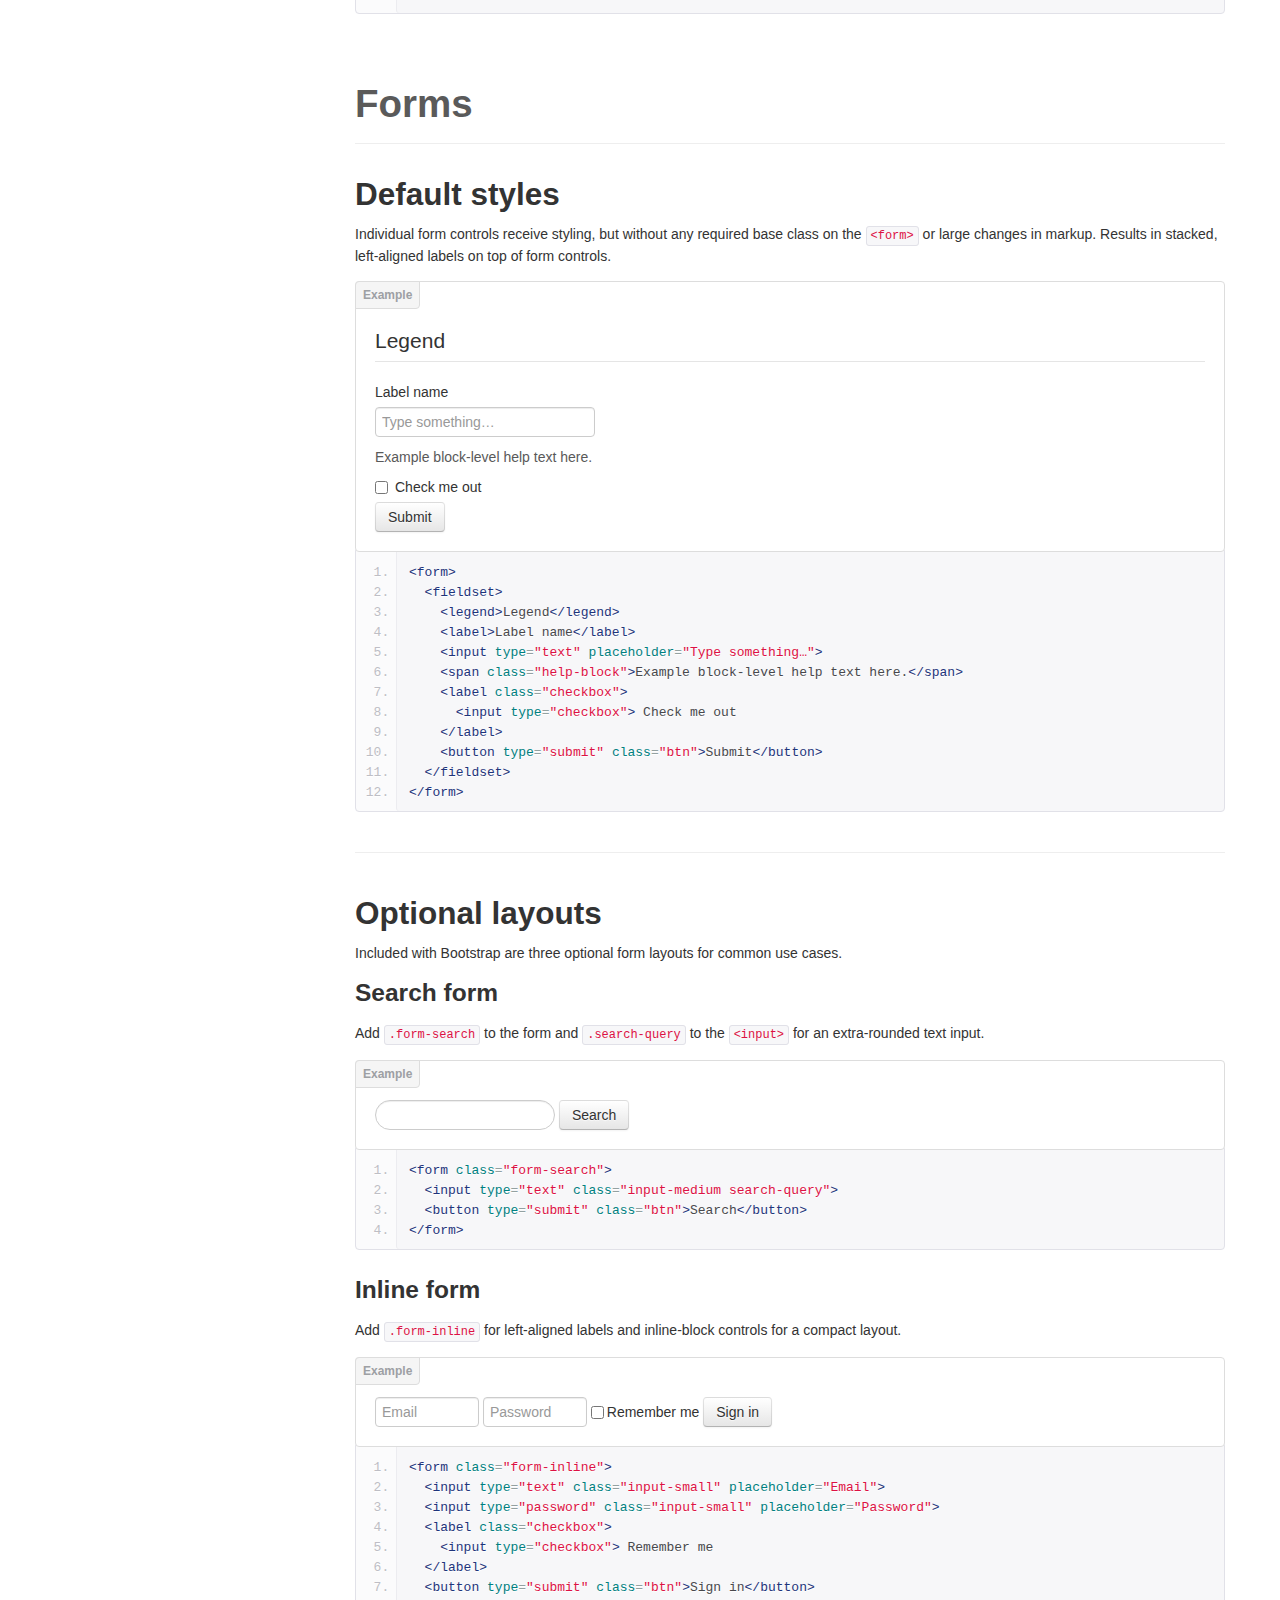
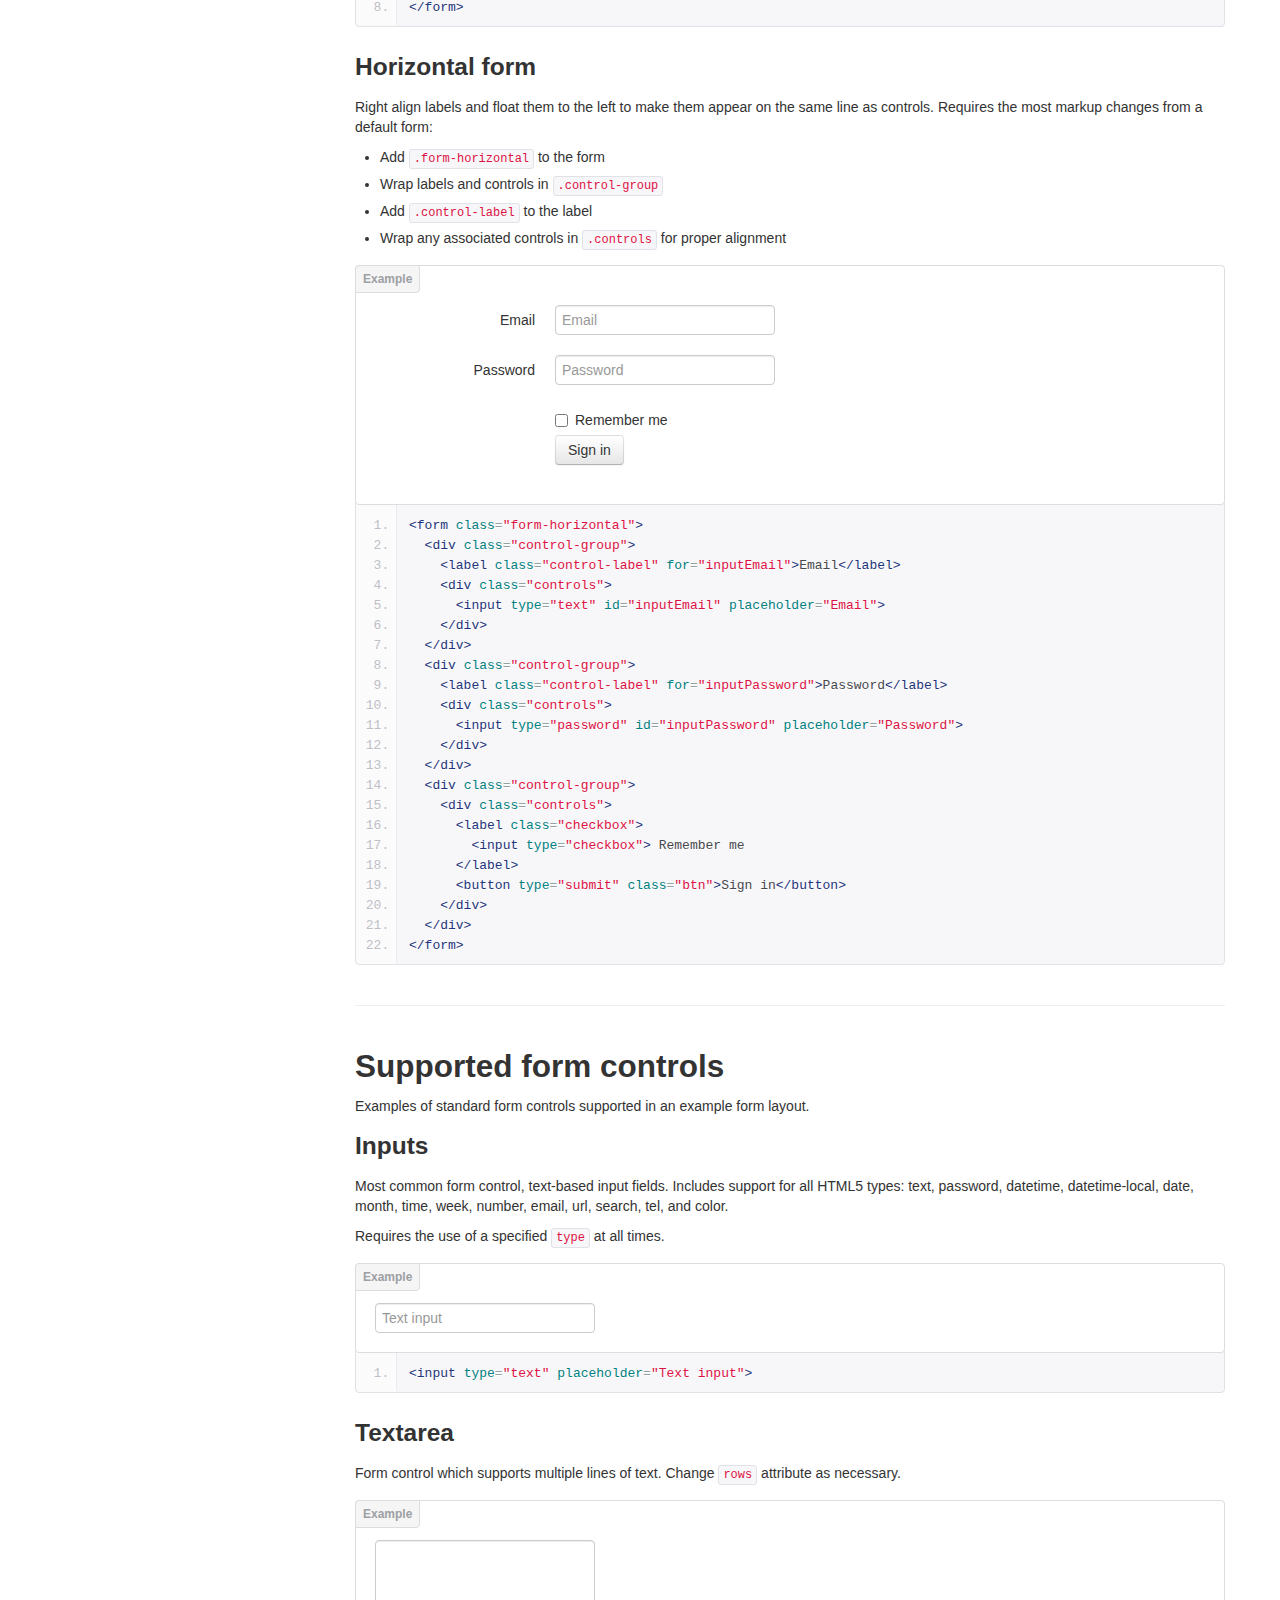
<file: fahrplan/static/bower_components/bootstrap-timepicker/spec/js/libs/bootstrap/docs/base-css.html>
<!DOCTYPE html>
<html lang="en">
  <head>
    <meta charset="utf-8">
    <title>Base · Bootstrap</title>
    <meta name="viewport" content="width=device-width, initial-scale=1.0">
    <meta name="description" content="">
    <meta name="author" content="">

    <!-- Le styles -->
    <link href="assets/css/bootstrap.css" rel="stylesheet">
    <link href="assets/css/bootstrap-responsive.css" rel="stylesheet">
    <link href="assets/css/docs.css" rel="stylesheet">
    <link href="assets/js/google-code-prettify/prettify.css" rel="stylesheet">

    <!-- Le HTML5 shim, for IE6-8 support of HTML5 elements -->
    <!--[if lt IE 9]>
      <script src="assets/js/html5shiv.js"></script>
    <![endif]-->

    <!-- Le fav and touch icons -->
    <link rel="apple-touch-icon-precomposed" sizes="144x144" href="assets/ico/apple-touch-icon-144-precomposed.png">
    <link rel="apple-touch-icon-precomposed" sizes="114x114" href="assets/ico/apple-touch-icon-114-precomposed.png">
      <link rel="apple-touch-icon-precomposed" sizes="72x72" href="assets/ico/apple-touch-icon-72-precomposed.png">
                    <link rel="apple-touch-icon-precomposed" href="assets/ico/apple-touch-icon-57-precomposed.png">
                                   <link rel="shortcut icon" href="assets/ico/favicon.png">

    <script type="text/javascript">
      var _gaq = _gaq || [];
      _gaq.push(['_setAccount', 'UA-146052-10']);
      _gaq.push(['_trackPageview']);
      (function() {
        var ga = document.createElement('script'); ga.type = 'text/javascript'; ga.async = true;
        ga.src = ('https:' == document.location.protocol ? 'https://ssl' : 'http://www') + '.google-analytics.com/ga.js';
        var s = document.getElementsByTagName('script')[0]; s.parentNode.insertBefore(ga, s);
      })();
    </script>
  </head>

  <body data-spy="scroll" data-target=".bs-docs-sidebar">

    <!-- Navbar
    ================================================== -->
    <div class="navbar navbar-inverse navbar-fixed-top">
      <div class="navbar-inner">
        <div class="container">
          <button type="button" class="btn btn-navbar" data-toggle="collapse" data-target=".nav-collapse">
            <span class="icon-bar"></span>
            <span class="icon-bar"></span>
            <span class="icon-bar"></span>
          </button>
          <a class="brand" href="./index.html">Bootstrap</a>
          <div class="nav-collapse collapse">
            <ul class="nav">
              <li class="">
                <a href="./index.html">Home</a>
              </li>
              <li class="">
                <a href="./getting-started.html">Get started</a>
              </li>
              <li class="">
                <a href="./scaffolding.html">Scaffolding</a>
              </li>
              <li class="active">
                <a href="./base-css.html">Base CSS</a>
              </li>
              <li class="">
                <a href="./components.html">Components</a>
              </li>
              <li class="">
                <a href="./javascript.html">JavaScript</a>
              </li>
              <li class="">
                <a href="./customize.html">Customize</a>
              </li>
            </ul>
          </div>
        </div>
      </div>
    </div>

<!-- Subhead
================================================== -->
<header class="jumbotron subhead" id="overview">
  <div class="container">
    <h1>Base CSS</h1>
    <p class="lead">Fundamental HTML elements styled and enhanced with extensible classes.</p>
  </div>
</header>


  <div class="container">

    <!-- Docs nav
    ================================================== -->
    <div class="row">
      <div class="span3 bs-docs-sidebar">
        <ul class="nav nav-list bs-docs-sidenav">
          <li><a href="#typography"><i class="icon-chevron-right"></i> Typography</a></li>
          <li><a href="#code"><i class="icon-chevron-right"></i> Code</a></li>
          <li><a href="#tables"><i class="icon-chevron-right"></i> Tables</a></li>
          <li><a href="#forms"><i class="icon-chevron-right"></i> Forms</a></li>
          <li><a href="#buttons"><i class="icon-chevron-right"></i> Buttons</a></li>
          <li><a href="#images"><i class="icon-chevron-right"></i> Images</a></li>
          <li><a href="#icons"><i class="icon-chevron-right"></i> Icons by Glyphicons</a></li>
        </ul>
      </div>
      <div class="span9">



        <!-- Typography
        ================================================== -->
        <section id="typography">
          <div class="page-header">
            <h1>Typography</h1>
          </div>

          <h2 id="headings">Headings</h2>
          <p>All HTML headings, <code>&lt;h1&gt;</code> through <code>&lt;h6&gt;</code> are available.</p>
          <div class="bs-docs-example">
            <h1>h1. Heading 1</h1>
            <h2>h2. Heading 2</h2>
            <h3>h3. Heading 3</h3>
            <h4>h4. Heading 4</h4>
            <h5>h5. Heading 5</h5>
            <h6>h6. Heading 6</h6>
          </div>

          <h2 id="body-copy">Body copy</h2>
          <p>Bootstrap's global default <code>font-size</code> is <strong>14px</strong>, with a <code>line-height</code> of <strong>20px</strong>. This is applied to the <code>&lt;body&gt;</code> and all paragraphs. In addition, <code>&lt;p&gt;</code> (paragraphs) receive a bottom margin of half their line-height (10px by default).</p>
          <div class="bs-docs-example">
            <p>Nullam quis risus eget urna mollis ornare vel eu leo. Cum sociis natoque penatibus et magnis dis parturient montes, nascetur ridiculus mus. Nullam id dolor id nibh ultricies vehicula.</p>
            <p>Cum sociis natoque penatibus et magnis dis parturient montes, nascetur ridiculus mus. Donec ullamcorper nulla non metus auctor fringilla. Duis mollis, est non commodo luctus, nisi erat porttitor ligula, eget lacinia odio sem nec elit. Donec ullamcorper nulla non metus auctor fringilla.</p>
            <p>Maecenas sed diam eget risus varius blandit sit amet non magna. Donec id elit non mi porta gravida at eget metus. Duis mollis, est non commodo luctus, nisi erat porttitor ligula, eget lacinia odio sem nec elit.</p>
          </div>
          <pre class="prettyprint">&lt;p&gt;...&lt;/p&gt;</pre>

          <h3>Lead body copy</h3>
          <p>Make a paragraph stand out by adding <code>.lead</code>.</p>
          <div class="bs-docs-example">
            <p class="lead">Vivamus sagittis lacus vel augue laoreet rutrum faucibus dolor auctor. Duis mollis, est non commodo luctus.</p>
          </div>
          <pre class="prettyprint">&lt;p class="lead"&gt;...&lt;/p&gt;</pre>

          <h3>Built with Less</h3>
          <p>The typographic scale is based on two LESS variables in <strong>variables.less</strong>: <code>@baseFontSize</code> and <code>@baseLineHeight</code>. The first is the base font-size used throughout and the second is the base line-height. We use those variables and some simple math to create the margins, paddings, and line-heights of all our type and more. Customize them and Bootstrap adapts.</p>


          <hr class="bs-docs-separator">


          <h2 id="emphasis">Emphasis</h2>
          <p>Make use of HTML's default emphasis tags with lightweight styles.</p>

          <h3><code>&lt;small&gt;</code></h3>
          <p>For de-emphasizing inline or blocks of text, <small>use the small tag.</small></p>
          <div class="bs-docs-example">
            <p><small>This line of text is meant to be treated as fine print.</small></p>
          </div>
<pre class="prettyprint">
&lt;p&gt;
  &lt;small&gt;This line of text is meant to be treated as fine print.&lt;/small&gt;
&lt;/p&gt;
</pre>

          <h3>Bold</h3>
          <p>For emphasizing a snippet of text with a heavier font-weight.</p>
          <div class="bs-docs-example">
            <p>The following snippet of text is <strong>rendered as bold text</strong>.</p>
          </div>
          <pre class="prettyprint">&lt;strong&gt;rendered as bold text&lt;/strong&gt;</pre>

          <h3>Italics</h3>
          <p>For emphasizing a snippet of text with italics.</p>
          <div class="bs-docs-example">
            <p>The following snippet of text is <em>rendered as italicized text</em>.</p>
          </div>
          <pre class="prettyprint">&lt;em&gt;rendered as italicized text&lt;/em&gt;</pre>

          <p><span class="label label-info">Heads up!</span> Feel free to use <code>&lt;b&gt;</code> and <code>&lt;i&gt;</code> in HTML5. <code>&lt;b&gt;</code> is meant to highlight words or phrases without conveying additional importance while <code>&lt;i&gt;</code> is mostly for voice, technical terms, etc.</p>

          <h3>Alignment classes</h3>
          <p>Easily realign text to components with text alignment classes.</p>
          <div class="bs-docs-example">
            <p class="text-left">Left aligned text.</p>
            <p class="text-center">Center aligned text.</p>
            <p class="text-right">Right aligned text.</p>
          </div>
<pre class="prettyprint linenums">
&lt;p class="text-left"&gt;Left aligned text.&lt;/p&gt;
&lt;p class="text-center"&gt;Center aligned text.&lt;/p&gt;
&lt;p class="text-right"&gt;Right aligned text.&lt;/p&gt;
</pre>

          <h3>Emphasis classes</h3>
          <p>Convey meaning through color with a handful of emphasis utility classes.</p>
          <div class="bs-docs-example">
            <p class="muted">Fusce dapibus, tellus ac cursus commodo, tortor mauris nibh.</p>
            <p class="text-warning">Etiam porta sem malesuada magna mollis euismod.</p>
            <p class="text-error">Donec ullamcorper nulla non metus auctor fringilla.</p>
            <p class="text-info">Aenean eu leo quam. Pellentesque ornare sem lacinia quam venenatis.</p>
            <p class="text-success">Duis mollis, est non commodo luctus, nisi erat porttitor ligula.</p>
          </div>
<pre class="prettyprint linenums">
&lt;p class="muted"&gt;Fusce dapibus, tellus ac cursus commodo, tortor mauris nibh.&lt;/p&gt;
&lt;p class="text-warning"&gt;Etiam porta sem malesuada magna mollis euismod.&lt;/p&gt;
&lt;p class="text-error"&gt;Donec ullamcorper nulla non metus auctor fringilla.&lt;/p&gt;
&lt;p class="text-info"&gt;Aenean eu leo quam. Pellentesque ornare sem lacinia quam venenatis.&lt;/p&gt;
&lt;p class="text-success"&gt;Duis mollis, est non commodo luctus, nisi erat porttitor ligula.&lt;/p&gt;
</pre>


          <hr class="bs-docs-separator">


          <h2 id="abbreviations">Abbreviations</h2>
          <p>Stylized implementation of HTML's <code>&lt;abbr&gt;</code> element for abbreviations and acronyms to show the expanded version on hover. Abbreviations with a <code>title</code> attribute have a light dotted bottom border and a help cursor on hover, providing additional context on hover.</p>

          <h3><code>&lt;abbr&gt;</code></h3>
          <p>For expanded text on long hover of an abbreviation, include the <code>title</code> attribute.</p>
          <div class="bs-docs-example">
            <p>An abbreviation of the word attribute is <abbr title="attribute">attr</abbr>.</p>
          </div>
          <pre class="prettyprint">&lt;abbr title="attribute"&gt;attr&lt;/abbr&gt;</pre>

          <h3><code>&lt;abbr class="initialism"&gt;</code></h3>
          <p>Add <code>.initialism</code> to an abbreviation for a slightly smaller font-size.</p>
          <div class="bs-docs-example">
            <p><abbr title="HyperText Markup Language" class="initialism">HTML</abbr> is the best thing since sliced bread.</p>
          </div>
          <pre class="prettyprint">&lt;abbr title="HyperText Markup Language" class="initialism"&gt;HTML&lt;/abbr&gt;</pre>


          <hr class="bs-docs-separator">


          <h2 id="addresses">Addresses</h2>
          <p>Present contact information for the nearest ancestor or the entire body of work.</p>

          <h3><code>&lt;address&gt;</code></h3>
          <p>Preserve formatting by ending all lines with <code>&lt;br&gt;</code>.</p>
          <div class="bs-docs-example">
            <address>
              <strong>Twitter, Inc.</strong><br>
              795 Folsom Ave, Suite 600<br>
              San Francisco, CA 94107<br>
              <abbr title="Phone">P:</abbr> (123) 456-7890
            </address>
            <address>
              <strong>Full Name</strong><br>
              <a href="mailto:#">first.last@example.com</a>
            </address>
          </div>
<pre class="prettyprint linenums">
&lt;address&gt;
  &lt;strong&gt;Twitter, Inc.&lt;/strong&gt;&lt;br&gt;
  795 Folsom Ave, Suite 600&lt;br&gt;
  San Francisco, CA 94107&lt;br&gt;
  &lt;abbr title="Phone"&gt;P:&lt;/abbr&gt; (123) 456-7890
&lt;/address&gt;

&lt;address&gt;
  &lt;strong&gt;Full Name&lt;/strong&gt;&lt;br&gt;
  &lt;a href="mailto:#"&gt;first.last@example.com&lt;/a&gt;
&lt;/address&gt;
</pre>


          <hr class="bs-docs-separator">


          <h2 id="blockquotes">Blockquotes</h2>
          <p>For quoting blocks of content from another source within your document.</p>

          <h3>Default blockquote</h3>
          <p>Wrap <code>&lt;blockquote&gt;</code> around any <abbr title="HyperText Markup Language">HTML</abbr> as the quote. For straight quotes we recommend a <code>&lt;p&gt;</code>.</p>
          <div class="bs-docs-example">
            <blockquote>
              <p>Lorem ipsum dolor sit amet, consectetur adipiscing elit. Integer posuere erat a ante.</p>
            </blockquote>
          </div>
<pre class="prettyprint linenums">
&lt;blockquote&gt;
  &lt;p&gt;Lorem ipsum dolor sit amet, consectetur adipiscing elit. Integer posuere erat a ante.&lt;/p&gt;
&lt;/blockquote&gt;
</pre>

          <h3>Blockquote options</h3>
          <p>Style and content changes for simple variations on a standard blockquote.</p>

          <h4>Naming a source</h4>
          <p>Add <code>&lt;small&gt;</code> tag for identifying the source. Wrap the name of the source work in <code>&lt;cite&gt;</code>.</p>
          <div class="bs-docs-example">
            <blockquote>
              <p>Lorem ipsum dolor sit amet, consectetur adipiscing elit. Integer posuere erat a ante.</p>
              <small>Someone famous in <cite title="Source Title">Source Title</cite></small>
            </blockquote>
          </div>
<pre class="prettyprint linenums">
&lt;blockquote&gt;
  &lt;p&gt;Lorem ipsum dolor sit amet, consectetur adipiscing elit. Integer posuere erat a ante.&lt;/p&gt;
  &lt;small&gt;Someone famous &lt;cite title="Source Title"&gt;Source Title&lt;/cite&gt;&lt;/small&gt;
&lt;/blockquote&gt;
</pre>

          <h4>Alternate displays</h4>
          <p>Use <code>.pull-right</code> for a floated, right-aligned blockquote.</p>
          <div class="bs-docs-example" style="overflow: hidden;">
            <blockquote class="pull-right">
              <p>Lorem ipsum dolor sit amet, consectetur adipiscing elit. Integer posuere erat a ante.</p>
              <small>Someone famous in <cite title="Source Title">Source Title</cite></small>
            </blockquote>
          </div>
<pre class="prettyprint linenums">
&lt;blockquote class="pull-right"&gt;
  ...
&lt;/blockquote&gt;
</pre>


          <hr class="bs-docs-separator">


          <!-- Lists -->
          <h2 id="lists">Lists</h2>

          <h3>Unordered</h3>
          <p>A list of items in which the order does <em>not</em> explicitly matter.</p>
          <div class="bs-docs-example">
            <ul>
              <li>Lorem ipsum dolor sit amet</li>
              <li>Consectetur adipiscing elit</li>
              <li>Integer molestie lorem at massa</li>
              <li>Facilisis in pretium nisl aliquet</li>
              <li>Nulla volutpat aliquam velit
                <ul>
                  <li>Phasellus iaculis neque</li>
                  <li>Purus sodales ultricies</li>
                  <li>Vestibulum laoreet porttitor sem</li>
                  <li>Ac tristique libero volutpat at</li>
                </ul>
              </li>
              <li>Faucibus porta lacus fringilla vel</li>
              <li>Aenean sit amet erat nunc</li>
              <li>Eget porttitor lorem</li>
            </ul>
          </div>
<pre class="prettyprint linenums">
&lt;ul&gt;
  &lt;li&gt;...&lt;/li&gt;
&lt;/ul&gt;
</pre>

          <h3>Ordered</h3>
          <p>A list of items in which the order <em>does</em> explicitly matter.</p>
          <div class="bs-docs-example">
            <ol>
              <li>Lorem ipsum dolor sit amet</li>
              <li>Consectetur adipiscing elit</li>
              <li>Integer molestie lorem at massa</li>
              <li>Facilisis in pretium nisl aliquet</li>
              <li>Nulla volutpat aliquam velit</li>
              <li>Faucibus porta lacus fringilla vel</li>
              <li>Aenean sit amet erat nunc</li>
              <li>Eget porttitor lorem</li>
            </ol>
          </div>
<pre class="prettyprint linenums">
&lt;ol&gt;
  &lt;li&gt;...&lt;/li&gt;
&lt;/ol&gt;
</pre>

        <h3>Unstyled</h3>
        <p>Remove the default <code>list-style</code> and left padding on list items (immediate children only).</p>
        <div class="bs-docs-example">
          <ul class="unstyled">
            <li>Lorem ipsum dolor sit amet</li>
            <li>Consectetur adipiscing elit</li>
            <li>Integer molestie lorem at massa</li>
            <li>Facilisis in pretium nisl aliquet</li>
            <li>Nulla volutpat aliquam velit
              <ul>
                <li>Phasellus iaculis neque</li>
                <li>Purus sodales ultricies</li>
                <li>Vestibulum laoreet porttitor sem</li>
                <li>Ac tristique libero volutpat at</li>
              </ul>
            </li>
            <li>Faucibus porta lacus fringilla vel</li>
            <li>Aenean sit amet erat nunc</li>
            <li>Eget porttitor lorem</li>
          </ul>
        </div>
<pre class="prettyprint linenums">
&lt;ul class="unstyled"&gt;
  &lt;li&gt;...&lt;/li&gt;
&lt;/ul&gt;
</pre>

        <h3>Inline</h3>
        <p>Place all list items on a single line with <code>inline-block</code> and some light padding.</p>
        <div class="bs-docs-example">
          <ul class="inline">
            <li>Lorem ipsum</li>
            <li>Phasellus iaculis</li>
            <li>Nulla volutpat</li>
          </ul>
        </div>
<pre class="prettyprint linenums">
&lt;ul class="inline"&gt;
  &lt;li&gt;...&lt;/li&gt;
&lt;/ul&gt;
</pre>

        <h3>Description</h3>
        <p>A list of terms with their associated descriptions.</p>
        <div class="bs-docs-example">
          <dl>
            <dt>Description lists</dt>
            <dd>A description list is perfect for defining terms.</dd>
            <dt>Euismod</dt>
            <dd>Vestibulum id ligula porta felis euismod semper eget lacinia odio sem nec elit.</dd>
            <dd>Donec id elit non mi porta gravida at eget metus.</dd>
            <dt>Malesuada porta</dt>
            <dd>Etiam porta sem malesuada magna mollis euismod.</dd>
          </dl>
        </div>
<pre class="prettyprint linenums">
&lt;dl&gt;
  &lt;dt&gt;...&lt;/dt&gt;
  &lt;dd&gt;...&lt;/dd&gt;
&lt;/dl&gt;
</pre>

        <h4>Horizontal description</h4>
        <p>Make terms and descriptions in <code>&lt;dl&gt;</code> line up side-by-side.</p>
        <div class="bs-docs-example">
          <dl class="dl-horizontal">
            <dt>Description lists</dt>
            <dd>A description list is perfect for defining terms.</dd>
            <dt>Euismod</dt>
            <dd>Vestibulum id ligula porta felis euismod semper eget lacinia odio sem nec elit.</dd>
            <dd>Donec id elit non mi porta gravida at eget metus.</dd>
            <dt>Malesuada porta</dt>
            <dd>Etiam porta sem malesuada magna mollis euismod.</dd>
            <dt>Felis euismod semper eget lacinia</dt>
            <dd>Fusce dapibus, tellus ac cursus commodo, tortor mauris condimentum nibh, ut fermentum massa justo sit amet risus.</dd>
          </dl>
        </div>
<pre class="prettyprint linenums">
&lt;dl class="dl-horizontal"&gt;
  &lt;dt&gt;...&lt;/dt&gt;
  &lt;dd&gt;...&lt;/dd&gt;
&lt;/dl&gt;
</pre>
        <p>
          <span class="label label-info">Heads up!</span>
          Horizontal description lists will truncate terms that are too long to fit in the left column fix <code>text-overflow</code>. In narrower viewports, they will change to the default stacked layout.
        </p>
      </section>



        <!-- Code
        ================================================== -->
        <section id="code">
          <div class="page-header">
            <h1>Code</h1>
          </div>

          <h2>Inline</h2>
          <p>Wrap inline snippets of code with <code>&lt;code&gt;</code>.</p>
<div class="bs-docs-example">
  For example, <code>&lt;section&gt;</code> should be wrapped as inline.
</div>
<pre class="prettyprint linenums">
For example, &lt;code&gt;&amp;lt;section&amp;gt;&lt;/code&gt; should be wrapped as inline.
</pre>

          <h2>Basic block</h2>
          <p>Use <code>&lt;pre&gt;</code> for multiple lines of code. Be sure to escape any angle brackets in the code for proper rendering.</p>
<div class="bs-docs-example">
  <pre>&lt;p&gt;Sample text here...&lt;/p&gt;</pre>
</div>
<pre class="prettyprint linenums" style="margin-bottom: 9px;">
&lt;pre&gt;
  &amp;lt;p&amp;gt;Sample text here...&amp;lt;/p&amp;gt;
&lt;/pre&gt;
</pre>
          <p><span class="label label-info">Heads up!</span> Be sure to keep code within <code>&lt;pre&gt;</code> tags as close to the left as possible; it will render all tabs.</p>
          <p>You may optionally add the <code>.pre-scrollable</code> class which will set a max-height of 350px and provide a y-axis scrollbar.</p>
        </section>



        <!-- Tables
        ================================================== -->
        <section id="tables">
          <div class="page-header">
            <h1>Tables</h1>
          </div>

          <h2>Default styles</h2>
          <p>For basic styling&mdash;light padding and only horizontal dividers&mdash;add the base class <code>.table</code> to any <code>&lt;table&gt;</code>.</p>
          <div class="bs-docs-example">
            <table class="table">
              <thead>
                <tr>
                  <th>#</th>
                  <th>First Name</th>
                  <th>Last Name</th>
                  <th>Username</th>
                </tr>
              </thead>
              <tbody>
                <tr>
                  <td>1</td>
                  <td>Mark</td>
                  <td>Otto</td>
                  <td>@mdo</td>
                </tr>
                <tr>
                  <td>2</td>
                  <td>Jacob</td>
                  <td>Thornton</td>
                  <td>@fat</td>
                </tr>
                <tr>
                  <td>3</td>
                  <td>Larry</td>
                  <td>the Bird</td>
                  <td>@twitter</td>
                </tr>
              </tbody>
            </table>
          </div>
<pre class="prettyprint linenums">
&lt;table class="table"&gt;
  …
&lt;/table&gt;
</pre>


          <hr class="bs-docs-separator">


          <h2>Optional classes</h2>
          <p>Add any of the following classes to the <code>.table</code> base class.</p>

          <h3><code>.table-striped</code></h3>
          <p>Adds zebra-striping to any table row within the <code>&lt;tbody&gt;</code> via the <code>:nth-child</code> CSS selector (not available in IE7-8).</p>
          <div class="bs-docs-example">
            <table class="table table-striped">
              <thead>
                <tr>
                  <th>#</th>
                  <th>First Name</th>
                  <th>Last Name</th>
                  <th>Username</th>
                </tr>
              </thead>
              <tbody>
                <tr>
                  <td>1</td>
                  <td>Mark</td>
                  <td>Otto</td>
                  <td>@mdo</td>
                </tr>
                <tr>
                  <td>2</td>
                  <td>Jacob</td>
                  <td>Thornton</td>
                  <td>@fat</td>
                </tr>
                <tr>
                  <td>3</td>
                  <td>Larry</td>
                  <td>the Bird</td>
                  <td>@twitter</td>
                </tr>
              </tbody>
            </table>
          </div>
<pre class="prettyprint linenums" style="margin-bottom: 18px;">
&lt;table class="table table-striped"&gt;
  …
&lt;/table&gt;
</pre>

          <h3><code>.table-bordered</code></h3>
          <p>Add borders and rounded corners to the table.</p>
          <div class="bs-docs-example">
            <table class="table table-bordered">
              <thead>
                <tr>
                  <th>#</th>
                  <th>First Name</th>
                  <th>Last Name</th>
                  <th>Username</th>
                </tr>
              </thead>
              <tbody>
                <tr>
                  <td rowspan="2">1</td>
                  <td>Mark</td>
                  <td>Otto</td>
                  <td>@mdo</td>
                </tr>
                <tr>
                  <td>Mark</td>
                  <td>Otto</td>
                  <td>@TwBootstrap</td>
                </tr>
                <tr>
                  <td>2</td>
                  <td>Jacob</td>
                  <td>Thornton</td>
                  <td>@fat</td>
                </tr>
                <tr>
                  <td>3</td>
                  <td colspan="2">Larry the Bird</td>
                  <td>@twitter</td>
                </tr>
              </tbody>
            </table>
          </div>
<pre class="prettyprint linenums">
&lt;table class="table table-bordered"&gt;
  …
&lt;/table&gt;
</pre>

          <h3><code>.table-hover</code></h3>
          <p>Enable a hover state on table rows within a <code>&lt;tbody&gt;</code>.</p>
          <div class="bs-docs-example">
            <table class="table table-hover">
              <thead>
                <tr>
                  <th>#</th>
                  <th>First Name</th>
                  <th>Last Name</th>
                  <th>Username</th>
                </tr>
              </thead>
              <tbody>
                <tr>
                  <td>1</td>
                  <td>Mark</td>
                  <td>Otto</td>
                  <td>@mdo</td>
                </tr>
                <tr>
                  <td>2</td>
                  <td>Jacob</td>
                  <td>Thornton</td>
                  <td>@fat</td>
                </tr>
                <tr>
                  <td>3</td>
                  <td colspan="2">Larry the Bird</td>
                  <td>@twitter</td>
                </tr>
              </tbody>
            </table>
          </div>
<pre class="prettyprint linenums" style="margin-bottom: 18px;">
&lt;table class="table table-hover"&gt;
  …
&lt;/table&gt;
</pre>

          <h3><code>.table-condensed</code></h3>
          <p>Makes tables more compact by cutting cell padding in half.</p>
          <div class="bs-docs-example">
            <table class="table table-condensed">
              <thead>
                <tr>
                  <th>#</th>
                  <th>First Name</th>
                  <th>Last Name</th>
                  <th>Username</th>
                </tr>
              </thead>
              <tbody>
                <tr>
                  <td>1</td>
                  <td>Mark</td>
                  <td>Otto</td>
                  <td>@mdo</td>
                </tr>
                <tr>
                  <td>2</td>
                  <td>Jacob</td>
                  <td>Thornton</td>
                  <td>@fat</td>
                </tr>
                <tr>
                  <td>3</td>
                  <td colspan="2">Larry the Bird</td>
                  <td>@twitter</td>
                </tr>
              </tbody>
            </table>
          </div>
<pre class="prettyprint linenums" style="margin-bottom: 18px;">
&lt;table class="table table-condensed"&gt;
  …
&lt;/table&gt;
</pre>


          <hr class="bs-docs-separator">


          <h2>Optional row classes</h2>
          <p>Use contextual classes to color table rows.</p>
          <table class="table table-bordered table-striped">
            <colgroup>
              <col class="span1">
              <col class="span7">
            </colgroup>
            <thead>
              <tr>
                <th>Class</th>
                <th>Description</th>
              </tr>
            </thead>
            <tbody>
              <tr>
                <td>
                  <code>.success</code>
                </td>
                <td>Indicates a successful or positive action.</td>
              </tr>
              <tr>
                <td>
                  <code>.error</code>
                </td>
                <td>Indicates a dangerous or potentially negative action.</td>
              </tr>
              <tr>
                <td>
                  <code>.warning</code>
                </td>
                <td>Indicates a warning that might need attention.</td>
              </tr>
              <tr>
                <td>
                  <code>.info</code>
                </td>
                <td>Used as an alternative to the default styles.</td>
              </tr>
            </tbody>
          </table>
          <div class="bs-docs-example">
            <table class="table">
              <thead>
                <tr>
                  <th>#</th>
                  <th>Product</th>
                  <th>Payment Taken</th>
                  <th>Status</th>
                </tr>
              </thead>
              <tbody>
                <tr class="success">
                  <td>1</td>
                  <td>TB - Monthly</td>
                  <td>01/04/2012</td>
                  <td>Approved</td>
                </tr>
                <tr class="error">
                  <td>2</td>
                  <td>TB - Monthly</td>
                  <td>02/04/2012</td>
                  <td>Declined</td>
                </tr>
                <tr class="warning">
                  <td>3</td>
                  <td>TB - Monthly</td>
                  <td>03/04/2012</td>
                  <td>Pending</td>
                </tr>
                <tr class="info">
                  <td>4</td>
                  <td>TB - Monthly</td>
                  <td>04/04/2012</td>
                  <td>Call in to confirm</td>
                </tr>
              </tbody>
            </table>
          </div>
<pre class="prettyprint linenums">
...
  &lt;tr class="success"&gt;
    &lt;td&gt;1&lt;/td&gt;
    &lt;td&gt;TB - Monthly&lt;/td&gt;
    &lt;td&gt;01/04/2012&lt;/td&gt;
    &lt;td&gt;Approved&lt;/td&gt;
  &lt;/tr&gt;
...
</pre>


          <hr class="bs-docs-separator">


          <h2>Supported table markup</h2>
          <p>List of supported table HTML elements and how they should be used.</p>
          <table class="table table-bordered table-striped">
            <colgroup>
              <col class="span1">
              <col class="span7">
            </colgroup>
            <thead>
              <tr>
                <th>Tag</th>
                <th>Description</th>
              </tr>
            </thead>
            <tbody>
              <tr>
                <td>
                  <code>&lt;table&gt;</code>
                </td>
                <td>
                  Wrapping element for displaying data in a tabular format
                </td>
              </tr>
              <tr>
                <td>
                  <code>&lt;thead&gt;</code>
                </td>
                <td>
                  Container element for table header rows (<code>&lt;tr&gt;</code>) to label table columns
                </td>
              </tr>
              <tr>
                <td>
                  <code>&lt;tbody&gt;</code>
                </td>
                <td>
                  Container element for table rows (<code>&lt;tr&gt;</code>) in the body of the table
                </td>
              </tr>
              <tr>
                <td>
                  <code>&lt;tr&gt;</code>
                </td>
                <td>
                  Container element for a set of table cells (<code>&lt;td&gt;</code> or <code>&lt;th&gt;</code>) that appears on a single row
                </td>
              </tr>
              <tr>
                <td>
                  <code>&lt;td&gt;</code>
                </td>
                <td>
                  Default table cell
                </td>
              </tr>
              <tr>
                <td>
                  <code>&lt;th&gt;</code>
                </td>
                <td>
                  Special table cell for column (or row, depending on scope and placement) labels
                </td>
              </tr>
              <tr>
                <td>
                  <code>&lt;caption&gt;</code>
                </td>
                <td>
                  Description or summary of what the table holds, especially useful for screen readers
                </td>
              </tr>
            </tbody>
          </table>
<pre class="prettyprint linenums">
&lt;table&gt;
  &lt;caption&gt;...&lt;/caption&gt;
  &lt;thead&gt;
    &lt;tr&gt;
      &lt;th&gt;...&lt;/th&gt;
      &lt;th&gt;...&lt;/th&gt;
    &lt;/tr&gt;
  &lt;/thead&gt;
  &lt;tbody&gt;
    &lt;tr&gt;
      &lt;td&gt;...&lt;/td&gt;
      &lt;td&gt;...&lt;/td&gt;
    &lt;/tr&gt;
  &lt;/tbody&gt;
&lt;/table&gt;
</pre>

        </section>



        <!-- Forms
        ================================================== -->
        <section id="forms">
          <div class="page-header">
            <h1>Forms</h1>
          </div>

          <h2>Default styles</h2>
          <p>Individual form controls receive styling, but without any required base class on the <code>&lt;form&gt;</code> or large changes in markup. Results in stacked, left-aligned labels on top of form controls.</p>
          <form class="bs-docs-example">
            <fieldset>
              <legend>Legend</legend>
              <label>Label name</label>
              <input type="text" placeholder="Type something…">
              <span class="help-block">Example block-level help text here.</span>
              <label class="checkbox">
                <input type="checkbox"> Check me out
              </label>
              <button type="submit" class="btn">Submit</button>
            </fieldset>
          </form>
<pre class="prettyprint linenums">
&lt;form&gt;
  &lt;fieldset&gt;
    &lt;legend&gt;Legend&lt;/legend&gt;
    &lt;label&gt;Label name&lt;/label&gt;
    &lt;input type="text" placeholder="Type something…"&gt;
    &lt;span class="help-block"&gt;Example block-level help text here.&lt;/span&gt;
    &lt;label class="checkbox"&gt;
      &lt;input type="checkbox"&gt; Check me out
    &lt;/label&gt;
    &lt;button type="submit" class="btn"&gt;Submit&lt;/button&gt;
  &lt;/fieldset&gt;
&lt;/form&gt;
</pre>


          <hr class="bs-docs-separator">


          <h2>Optional layouts</h2>
          <p>Included with Bootstrap are three optional form layouts for common use cases.</p>

          <h3>Search form</h3>
          <p>Add <code>.form-search</code> to the form and <code>.search-query</code> to the <code>&lt;input&gt;</code> for an extra-rounded text input.</p>
          <form class="bs-docs-example form-search">
            <input type="text" class="input-medium search-query">
            <button type="submit" class="btn">Search</button>
          </form>
<pre class="prettyprint linenums">
&lt;form class="form-search"&gt;
  &lt;input type="text" class="input-medium search-query"&gt;
  &lt;button type="submit" class="btn"&gt;Search&lt;/button&gt;
&lt;/form&gt;
</pre>

          <h3>Inline form</h3>
          <p>Add <code>.form-inline</code> for left-aligned labels and inline-block controls for a compact layout.</p>
          <form class="bs-docs-example form-inline">
            <input type="text" class="input-small" placeholder="Email">
            <input type="password" class="input-small" placeholder="Password">
            <label class="checkbox">
              <input type="checkbox"> Remember me
            </label>
            <button type="submit" class="btn">Sign in</button>
          </form>
<pre class="prettyprint linenums">
&lt;form class="form-inline"&gt;
  &lt;input type="text" class="input-small" placeholder="Email"&gt;
  &lt;input type="password" class="input-small" placeholder="Password"&gt;
  &lt;label class="checkbox"&gt;
    &lt;input type="checkbox"&gt; Remember me
  &lt;/label&gt;
  &lt;button type="submit" class="btn"&gt;Sign in&lt;/button&gt;
&lt;/form&gt;
</pre>

          <h3>Horizontal form</h3>
          <p>Right align labels and float them to the left to make them appear on the same line as controls. Requires the most markup changes from a default form:</p>
          <ul>
            <li>Add <code>.form-horizontal</code> to the form</li>
            <li>Wrap labels and controls in <code>.control-group</code></li>
            <li>Add <code>.control-label</code> to the label</li>
            <li>Wrap any associated controls in <code>.controls</code> for proper alignment</li>
          </ul>
          <form class="bs-docs-example form-horizontal">
            <div class="control-group">
              <label class="control-label" for="inputEmail">Email</label>
              <div class="controls">
                <input type="text" id="inputEmail" placeholder="Email">
              </div>
            </div>
            <div class="control-group">
              <label class="control-label" for="inputPassword">Password</label>
              <div class="controls">
                <input type="password" id="inputPassword" placeholder="Password">
              </div>
            </div>
            <div class="control-group">
              <div class="controls">
                <label class="checkbox">
                  <input type="checkbox"> Remember me
                </label>
                <button type="submit" class="btn">Sign in</button>
              </div>
            </div>
          </form>
<pre class="prettyprint linenums">
&lt;form class="form-horizontal"&gt;
  &lt;div class="control-group"&gt;
    &lt;label class="control-label" for="inputEmail"&gt;Email&lt;/label&gt;
    &lt;div class="controls"&gt;
      &lt;input type="text" id="inputEmail" placeholder="Email"&gt;
    &lt;/div&gt;
  &lt;/div&gt;
  &lt;div class="control-group"&gt;
    &lt;label class="control-label" for="inputPassword"&gt;Password&lt;/label&gt;
    &lt;div class="controls"&gt;
      &lt;input type="password" id="inputPassword" placeholder="Password"&gt;
    &lt;/div&gt;
  &lt;/div&gt;
  &lt;div class="control-group"&gt;
    &lt;div class="controls"&gt;
      &lt;label class="checkbox"&gt;
        &lt;input type="checkbox"&gt; Remember me
      &lt;/label&gt;
      &lt;button type="submit" class="btn"&gt;Sign in&lt;/button&gt;
    &lt;/div&gt;
  &lt;/div&gt;
&lt;/form&gt;
</pre>


          <hr class="bs-docs-separator">


          <h2>Supported form controls</h2>
          <p>Examples of standard form controls supported in an example form layout.</p>

          <h3>Inputs</h3>
          <p>Most common form control, text-based input fields. Includes support for all HTML5 types: text, password, datetime, datetime-local, date, month, time, week, number, email, url, search, tel, and color.</p>
          <p>Requires the use of a specified <code>type</code> at all times.</p>
          <form class="bs-docs-example form-inline">
            <input type="text" placeholder="Text input">
          </form>
<pre class="prettyprint linenums">
&lt;input type="text" placeholder="Text input"&gt;
</pre>

          <h3>Textarea</h3>
          <p>Form control which supports multiple lines of text. Change <code>rows</code> attribute as necessary.</p>
          <form class="bs-docs-example form-inline">
            <textarea rows="3"></textarea>
          </form>
<pre class="prettyprint linenums">
&lt;textarea rows="3"&gt;&lt;/textarea&gt;
</pre>

          <h3>Checkboxes and radios</h3>
          <p>Checkboxes are for selecting one or several options in a list while radios are for selecting one option from many.</p>
          <h4>Default (stacked)</h4>
          <form class="bs-docs-example">
            <label class="checkbox">
              <input type="checkbox" value="">
              Option one is this and that&mdash;be sure to include why it's great
            </label>
            <br>
            <label class="radio">
              <input type="radio" name="optionsRadios" id="optionsRadios1" value="option1" checked>
              Option one is this and that&mdash;be sure to include why it's great
            </label>
            <label class="radio">
              <input type="radio" name="optionsRadios" id="optionsRadios2" value="option2">
              Option two can be something else and selecting it will deselect option one
            </label>
          </form>
<pre class="prettyprint linenums">
&lt;label class="checkbox"&gt;
  &lt;input type="checkbox" value=""&gt;
  Option one is this and that&mdash;be sure to include why it's great
&lt;/label&gt;

&lt;label class="radio"&gt;
  &lt;input type="radio" name="optionsRadios" id="optionsRadios1" value="option1" checked&gt;
  Option one is this and that&mdash;be sure to include why it's great
&lt;/label&gt;
&lt;label class="radio"&gt;
  &lt;input type="radio" name="optionsRadios" id="optionsRadios2" value="option2"&gt;
  Option two can be something else and selecting it will deselect option one
&lt;/label&gt;
</pre>

          <h4>Inline checkboxes</h4>
          <p>Add the <code>.inline</code> class to a series of checkboxes or radios for controls appear on the same line.</p>
          <form class="bs-docs-example">
            <label class="checkbox inline">
              <input type="checkbox" id="inlineCheckbox1" value="option1"> 1
            </label>
            <label class="checkbox inline">
              <input type="checkbox" id="inlineCheckbox2" value="option2"> 2
            </label>
            <label class="checkbox inline">
              <input type="checkbox" id="inlineCheckbox3" value="option3"> 3
            </label>
          </form>
<pre class="prettyprint linenums">
&lt;label class="checkbox inline"&gt;
  &lt;input type="checkbox" id="inlineCheckbox1" value="option1"&gt; 1
&lt;/label&gt;
&lt;label class="checkbox inline"&gt;
  &lt;input type="checkbox" id="inlineCheckbox2" value="option2"&gt; 2
&lt;/label&gt;
&lt;label class="checkbox inline"&gt;
  &lt;input type="checkbox" id="inlineCheckbox3" value="option3"&gt; 3
&lt;/label&gt;
</pre>

          <h3>Selects</h3>
          <p>Use the default option or specify a <code>multiple="multiple"</code> to show multiple options at once.</p>
          <form class="bs-docs-example">
            <select>
              <option>1</option>
              <option>2</option>
              <option>3</option>
              <option>4</option>
              <option>5</option>
            </select>
            <br>
            <select multiple="multiple">
              <option>1</option>
              <option>2</option>
              <option>3</option>
              <option>4</option>
              <option>5</option>
            </select>
          </form>
<pre class="prettyprint linenums">
&lt;select&gt;
  &lt;option&gt;1&lt;/option&gt;
  &lt;option&gt;2&lt;/option&gt;
  &lt;option&gt;3&lt;/option&gt;
  &lt;option&gt;4&lt;/option&gt;
  &lt;option&gt;5&lt;/option&gt;
&lt;/select&gt;

&lt;select multiple="multiple"&gt;
  &lt;option&gt;1&lt;/option&gt;
  &lt;option&gt;2&lt;/option&gt;
  &lt;option&gt;3&lt;/option&gt;
  &lt;option&gt;4&lt;/option&gt;
  &lt;option&gt;5&lt;/option&gt;
&lt;/select&gt;
</pre>


          <hr class="bs-docs-separator">


          <h2>Extending form controls</h2>
          <p>Adding on top of existing browser controls, Bootstrap includes other useful form components.</p>

          <h3>Prepended and appended inputs</h3>
          <p>Add text or buttons before or after any text-based input. Do note that <code>select</code> elements are not supported here.</p>

          <h4>Default options</h4>
          <p>Wrap an <code>.add-on</code> and an <code>input</code> with one of two classes to prepend or append text to an input.</p>
          <form class="bs-docs-example">
            <div class="input-prepend">
              <span class="add-on">@</span>
              <input class="span2" id="prependedInput" type="text" placeholder="Username">
            </div>
            <br>
            <div class="input-append">
              <input class="span2" id="appendedInput" type="text">
              <span class="add-on">.00</span>
            </div>
          </form>
<pre class="prettyprint linenums">
&lt;div class="input-prepend"&gt;
  &lt;span class="add-on"&gt;@&lt;/span&gt;
  &lt;input class="span2" id="prependedInput" type="text" placeholder="Username"&gt;
&lt;/div&gt;
&lt;div class="input-append"&gt;
  &lt;input class="span2" id="appendedInput" type="text"&gt;
  &lt;span class="add-on"&gt;.00&lt;/span&gt;
&lt;/div&gt;
</pre>

          <h4>Combined</h4>
          <p>Use both classes and two instances of <code>.add-on</code> to prepend and append an input.</p>
          <form class="bs-docs-example form-inline">
            <div class="input-prepend input-append">
              <span class="add-on">$</span>
              <input class="span2" id="appendedPrependedInput" type="text">
              <span class="add-on">.00</span>
            </div>
          </form>
<pre class="prettyprint linenums">
&lt;div class="input-prepend input-append"&gt;
  &lt;span class="add-on"&gt;$&lt;/span&gt;
  &lt;input class="span2" id="appendedPrependedInput" type="text"&gt;
  &lt;span class="add-on"&gt;.00&lt;/span&gt;
&lt;/div&gt;
</pre>

          <h4>Buttons instead of text</h4>
          <p>Instead of a <code>&lt;span&gt;</code> with text, use a <code>.btn</code> to attach a button (or two) to an input.</p>
          <form class="bs-docs-example">
            <div class="input-append">
              <input class="span2" id="appendedInputButton" type="text">
              <button class="btn" type="button">Go!</button>
            </div>
          </form>
<pre class="prettyprint linenums">
&lt;div class="input-append"&gt;
  &lt;input class="span2" id="appendedInputButton" type="text"&gt;
  &lt;button class="btn" type="button"&gt;Go!&lt;/button&gt;
&lt;/div&gt;
</pre>
          <form class="bs-docs-example">
            <div class="input-append">
              <input class="span2" id="appendedInputButtons" type="text">
              <button class="btn" type="button">Search</button>
              <button class="btn" type="button">Options</button>
            </div>
          </form>
<pre class="prettyprint linenums">
&lt;div class="input-append"&gt;
  &lt;input class="span2" id="appendedInputButtons" type="text"&gt;
  &lt;button class="btn" type="button"&gt;Search&lt;/button&gt;
  &lt;button class="btn" type="button"&gt;Options&lt;/button&gt;
&lt;/div&gt;
</pre>

          <h4>Button dropdowns</h4>
          <p></p>
          <form class="bs-docs-example">
            <div class="input-append">
              <input class="span2" id="appendedDropdownButton" type="text">
              <div class="btn-group">
                <button class="btn dropdown-toggle" data-toggle="dropdown">Action <span class="caret"></span></button>
                <ul class="dropdown-menu">
                  <li><a href="#">Action</a></li>
                  <li><a href="#">Another action</a></li>
                  <li><a href="#">Something else here</a></li>
                  <li class="divider"></li>
                  <li><a href="#">Separated link</a></li>
                </ul>
              </div><!-- /btn-group -->
            </div><!-- /input-append -->
          </form>
<pre class="prettyprint linenums">
&lt;div class="input-append"&gt;
  &lt;input class="span2" id="appendedDropdownButton" type="text"&gt;
  &lt;div class="btn-group"&gt;
    &lt;button class="btn dropdown-toggle" data-toggle="dropdown"&gt;
      Action
      &lt;span class="caret"&gt;&lt;/span&gt;
    &lt;/button&gt;
    &lt;ul class="dropdown-menu"&gt;
      ...
    &lt;/ul&gt;
  &lt;/div&gt;
&lt;/div&gt;
</pre>

          <form class="bs-docs-example">
            <div class="input-prepend">
              <div class="btn-group">
                <button class="btn dropdown-toggle" data-toggle="dropdown">Action <span class="caret"></span></button>
                <ul class="dropdown-menu">
                  <li><a href="#">Action</a></li>
                  <li><a href="#">Another action</a></li>
                  <li><a href="#">Something else here</a></li>
                  <li class="divider"></li>
                  <li><a href="#">Separated link</a></li>
                </ul>
              </div><!-- /btn-group -->
              <input class="span2" id="prependedDropdownButton" type="text">
            </div><!-- /input-prepend -->
          </form>
<pre class="prettyprint linenums">
&lt;div class="input-prepend"&gt;
  &lt;div class="btn-group"&gt;
    &lt;button class="btn dropdown-toggle" data-toggle="dropdown"&gt;
      Action
      &lt;span class="caret"&gt;&lt;/span&gt;
    &lt;/button&gt;
    &lt;ul class="dropdown-menu"&gt;
      ...
    &lt;/ul&gt;
  &lt;/div&gt;
  &lt;input class="span2" id="prependedDropdownButton" type="text"&gt;
&lt;/div&gt;
</pre>

          <form class="bs-docs-example">
            <div class="input-prepend input-append">
              <div class="btn-group">
                <button class="btn dropdown-toggle" data-toggle="dropdown">Action <span class="caret"></span></button>
                <ul class="dropdown-menu">
                  <li><a href="#">Action</a></li>
                  <li><a href="#">Another action</a></li>
                  <li><a href="#">Something else here</a></li>
                  <li class="divider"></li>
                  <li><a href="#">Separated link</a></li>
                </ul>
              </div><!-- /btn-group -->
              <input class="span2" id="appendedPrependedDropdownButton" type="text">
              <div class="btn-group">
                <button class="btn dropdown-toggle" data-toggle="dropdown">Action <span class="caret"></span></button>
                <ul class="dropdown-menu">
                  <li><a href="#">Action</a></li>
                  <li><a href="#">Another action</a></li>
                  <li><a href="#">Something else here</a></li>
                  <li class="divider"></li>
                  <li><a href="#">Separated link</a></li>
                </ul>
              </div><!-- /btn-group -->
            </div><!-- /input-prepend input-append -->
          </form>
<pre class="prettyprint linenums">
&lt;div class="input-prepend input-append"&gt;
  &lt;div class="btn-group"&gt;
    &lt;button class="btn dropdown-toggle" data-toggle="dropdown"&gt;
      Action
      &lt;span class="caret"&gt;&lt;/span&gt;
    &lt;/button&gt;
    &lt;ul class="dropdown-menu"&gt;
      ...
    &lt;/ul&gt;
  &lt;/div&gt;
  &lt;input class="span2" id="appendedPrependedDropdownButton" type="text"&gt;
  &lt;div class="btn-group"&gt;
    &lt;button class="btn dropdown-toggle" data-toggle="dropdown"&gt;
      Action
      &lt;span class="caret"&gt;&lt;/span&gt;
    &lt;/button&gt;
    &lt;ul class="dropdown-menu"&gt;
      ...
    &lt;/ul&gt;
  &lt;/div&gt;
&lt;/div&gt;
</pre>

          <h4>Segmented dropdown groups</h4>
          <form class="bs-docs-example">
            <div class="input-prepend">
              <div class="btn-group">
                <button class="btn" tabindex="-1">Action</button>
                <button class="btn dropdown-toggle" data-toggle="dropdown" tabindex="-1">
                  <span class="caret"></span>
                </button>
                <ul class="dropdown-menu">
                  <li><a href="#">Action</a></li>
                  <li><a href="#">Another action</a></li>
                  <li><a href="#">Something else here</a></li>
                  <li class="divider"></li>
                  <li><a href="#">Separated link</a></li>
                </ul>
              </div>
              <input type="text">
            </div>
            <div class="input-append">
              <input type="text">
              <div class="btn-group">
                <button class="btn" tabindex="-1">Action</button>
                <button class="btn dropdown-toggle" data-toggle="dropdown" tabindex="-1">
                  <span class="caret"></span>
                </button>
                <ul class="dropdown-menu">
                  <li><a href="#">Action</a></li>
                  <li><a href="#">Another action</a></li>
                  <li><a href="#">Something else here</a></li>
                  <li class="divider"></li>
                  <li><a href="#">Separated link</a></li>
                </ul>
              </div>
            </div>
          </form>
<pre class="prettyprint linenums">
&lt;form&gt;
  &lt;div class="input-prepend"&gt;
    &lt;div class="btn-group"&gt;...&lt;/div&gt;
    &lt;input type="text"&gt;
  &lt;/div&gt;
  &lt;div class="input-append"&gt;
    &lt;input type="text"&gt;
    &lt;div class="btn-group"&gt;...&lt;/div&gt;
  &lt;/div&gt;
&lt;/form&gt;
</pre>

          <h4>Search form</h4>
          <form class="bs-docs-example form-search">
            <div class="input-append">
              <input type="text" class="span2 search-query">
              <button type="submit" class="btn">Search</button>
            </div>
            <div class="input-prepend">
              <button type="submit" class="btn">Search</button>
              <input type="text" class="span2 search-query">
            </div>
          </form>
<pre class="prettyprint linenums">
&lt;form class="form-search"&gt;
  &lt;div class="input-append"&gt;
    &lt;input type="text" class="span2 search-query"&gt;
    &lt;button type="submit" class="btn"&gt;Search&lt;/button&gt;
  &lt;/div&gt;
  &lt;div class="input-prepend"&gt;
    &lt;button type="submit" class="btn"&gt;Search&lt;/button&gt;
    &lt;input type="text" class="span2 search-query"&gt;
  &lt;/div&gt;
&lt;/form&gt;
</pre>

          <h3>Control sizing</h3>
          <p>Use relative sizing classes like <code>.input-large</code> or match your inputs to the grid column sizes using <code>.span*</code> classes.</p>

          <h4>Block level inputs</h4>
          <p>Make any <code>&lt;input&gt;</code> or <code>&lt;textarea&gt;</code> element behave like a block level element.</p>
          <form class="bs-docs-example" style="padding-bottom: 15px;">
            <div class="controls">
              <input class="input-block-level" type="text" placeholder=".input-block-level">
            </div>
          </form>
<pre class="prettyprint linenums">
&lt;input class="input-block-level" type="text" placeholder=".input-block-level"&gt;
</pre>

          <h4>Relative sizing</h4>
          <form class="bs-docs-example" style="padding-bottom: 15px;">
            <div class="controls docs-input-sizes">
              <input class="input-mini" type="text" placeholder=".input-mini">
              <input class="input-small" type="text" placeholder=".input-small">
              <input class="input-medium" type="text" placeholder=".input-medium">
              <input class="input-large" type="text" placeholder=".input-large">
              <input class="input-xlarge" type="text" placeholder=".input-xlarge">
              <input class="input-xxlarge" type="text" placeholder=".input-xxlarge">
            </div>
          </form>
<pre class="prettyprint linenums">
&lt;input class="input-mini" type="text" placeholder=".input-mini"&gt;
&lt;input class="input-small" type="text" placeholder=".input-small"&gt;
&lt;input class="input-medium" type="text" placeholder=".input-medium"&gt;
&lt;input class="input-large" type="text" placeholder=".input-large"&gt;
&lt;input class="input-xlarge" type="text" placeholder=".input-xlarge"&gt;
&lt;input class="input-xxlarge" type="text" placeholder=".input-xxlarge"&gt;
</pre>
          <p>
            <span class="label label-info">Heads up!</span> In future versions, we'll be altering the use of these relative input classes to match our button sizes. For example, <code>.input-large</code> will increase the padding and font-size of an input.
          </p>

          <h4>Grid sizing</h4>
          <p>Use <code>.span1</code> to <code>.span12</code> for inputs that match the same sizes of the grid columns.</p>
          <form class="bs-docs-example" style="padding-bottom: 15px;">
            <div class="controls docs-input-sizes">
              <input class="span1" type="text" placeholder=".span1">
              <input class="span2" type="text" placeholder=".span2">
              <input class="span3" type="text" placeholder=".span3">
              <select class="span1">
                <option>1</option>
                <option>2</option>
                <option>3</option>
                <option>4</option>
                <option>5</option>
              </select>
              <select class="span2">
                <option>1</option>
                <option>2</option>
                <option>3</option>
                <option>4</option>
                <option>5</option>
              </select>
              <select class="span3">
                <option>1</option>
                <option>2</option>
                <option>3</option>
                <option>4</option>
                <option>5</option>
              </select>
            </div>
          </form>
<pre class="prettyprint linenums">
&lt;input class="span1" type="text" placeholder=".span1"&gt;
&lt;input class="span2" type="text" placeholder=".span2"&gt;
&lt;input class="span3" type="text" placeholder=".span3"&gt;
&lt;select class="span1"&gt;
  ...
&lt;/select&gt;
&lt;select class="span2"&gt;
  ...
&lt;/select&gt;
&lt;select class="span3"&gt;
  ...
&lt;/select&gt;
</pre>

          <p>For multiple grid inputs per line, <strong>use the <code>.controls-row</code> modifier class for proper spacing</strong>. It floats the inputs to collapse white-space, sets the proper margins, and clears the float.</p>
          <form class="bs-docs-example" style="padding-bottom: 15px;">
            <div class="controls">
              <input class="span5" type="text" placeholder=".span5">
            </div>
            <div class="controls controls-row">
              <input class="span4" type="text" placeholder=".span4">
              <input class="span1" type="text" placeholder=".span1">
            </div>
            <div class="controls controls-row">
              <input class="span3" type="text" placeholder=".span3">
              <input class="span2" type="text" placeholder=".span2">
            </div>
            <div class="controls controls-row">
              <input class="span2" type="text" placeholder=".span2">
              <input class="span3" type="text" placeholder=".span3">
            </div>
            <div class="controls controls-row">
              <input class="span1" type="text" placeholder=".span1">
              <input class="span4" type="text" placeholder=".span4">
            </div>
          </form>
<pre class="prettyprint linenums">
&lt;div class="controls"&gt;
  &lt;input class="span5" type="text" placeholder=".span5"&gt;
&lt;/div&gt;
&lt;div class="controls controls-row"&gt;
  &lt;input class="span4" type="text" placeholder=".span4"&gt;
  &lt;input class="span1" type="text" placeholder=".span1"&gt;
&lt;/div&gt;
...
</pre>

          <h3>Uneditable inputs</h3>
          <p>Present data in a form that's not editable without using actual form markup.</p>
          <form class="bs-docs-example">
            <span class="input-xlarge uneditable-input">Some value here</span>
          </form>
<pre class="prettyprint linenums">
&lt;span class="input-xlarge uneditable-input"&gt;Some value here&lt;/span&gt;
</pre>

          <h3>Form actions</h3>
          <p>End a form with a group of actions (buttons). When placed within a <code>.form-actions</code>, the buttons will automatically indent to line up with the form controls.</p>
          <form class="bs-docs-example">
            <div class="form-actions">
              <button type="submit" class="btn btn-primary">Save changes</button>
              <button type="button" class="btn">Cancel</button>
            </div>
          </form>
<pre class="prettyprint linenums">
&lt;div class="form-actions"&gt;
  &lt;button type="submit" class="btn btn-primary"&gt;Save changes&lt;/button&gt;
  &lt;button type="button" class="btn"&gt;Cancel&lt;/button&gt;
&lt;/div&gt;
</pre>

          <h3>Help text</h3>
          <p>Inline and block level support for help text that appears around form controls.</p>
          <h4>Inline help</h4>
          <form class="bs-docs-example form-inline">
            <input type="text"> <span class="help-inline">Inline help text</span>
          </form>
<pre class="prettyprint linenums">
&lt;input type="text"&gt;&lt;span class="help-inline"&gt;Inline help text&lt;/span&gt;
</pre>

          <h4>Block help</h4>
          <form class="bs-docs-example form-inline">
            <input type="text">
            <span class="help-block">A longer block of help text that breaks onto a new line and may extend beyond one line.</span>
          </form>
<pre class="prettyprint linenums">
&lt;input type="text"&gt;&lt;span class="help-block"&gt;A longer block of help text that breaks onto a new line and may extend beyond one line.&lt;/span&gt;
</pre>


          <hr class="bs-docs-separator">


          <h2>Form control states</h2>
          <p>Provide feedback to users or visitors with basic feedback states on form controls and labels.</p>

          <h3>Input focus</h3>
          <p>We remove the default <code>outline</code> styles on some form controls and apply a <code>box-shadow</code> in its place for <code>:focus</code>.</p>
          <form class="bs-docs-example form-inline">
            <input class="input-xlarge focused" id="focusedInput" type="text" value="This is focused...">
          </form>
<pre class="prettyprint linenums">
&lt;input class="input-xlarge" id="focusedInput" type="text" value="This is focused..."&gt;
</pre>

          <h3>Invalid inputs</h3>
          <p>Style inputs via default browser functionality with <code>:invalid</code>. Specify a <code>type</code>, add the <code>required</code> attribute if the field is not optional, and (if applicable) specify a <code>pattern</code>.</p>
          <p>This is not available in versions of Internet Explorer 7-9 due to lack of support for CSS pseudo selectors.</p>
          <form class="bs-docs-example form-inline">
            <input class="span3" type="email" placeholder="test@example.com" required>
          </form>
<pre class="prettyprint linenums">
&lt;input class="span3" type="email" required&gt;
</pre>

          <h3>Disabled inputs</h3>
          <p>Add the <code>disabled</code> attribute on an input to prevent user input and trigger a slightly different look.</p>
          <form class="bs-docs-example form-inline">
            <input class="input-xlarge" id="disabledInput" type="text" placeholder="Disabled input here…" disabled>
          </form>
<pre class="prettyprint linenums">
&lt;input class="input-xlarge" id="disabledInput" type="text" placeholder="Disabled input here..." disabled&gt;
</pre>

          <h3>Validation states</h3>
          <p>Bootstrap includes validation styles for error, warning, info, and success messages. To use, add the appropriate class to the surrounding <code>.control-group</code>.</p>

          <form class="bs-docs-example form-horizontal">
            <div class="control-group warning">
              <label class="control-label" for="inputWarning">Input with warning</label>
              <div class="controls">
                <input type="text" id="inputWarning">
                <span class="help-inline">Something may have gone wrong</span>
              </div>
            </div>
            <div class="control-group error">
              <label class="control-label" for="inputError">Input with error</label>
              <div class="controls">
                <input type="text" id="inputError">
                <span class="help-inline">Please correct the error</span>
              </div>
            </div>
            <div class="control-group info">
              <label class="control-label" for="inputInfo">Input with info</label>
              <div class="controls">
                <input type="text" id="inputInfo">
                <span class="help-inline">Username is taken</span>
              </div>
            </div>
            <div class="control-group success">
              <label class="control-label" for="inputSuccess">Input with success</label>
              <div class="controls">
                <input type="text" id="inputSuccess">
                <span class="help-inline">Woohoo!</span>
              </div>
            </div>
          </form>
<pre class="prettyprint linenums">
&lt;div class="control-group warning"&gt;
  &lt;label class="control-label" for="inputWarning"&gt;Input with warning&lt;/label&gt;
  &lt;div class="controls"&gt;
    &lt;input type="text" id="inputWarning"&gt;
    &lt;span class="help-inline"&gt;Something may have gone wrong&lt;/span&gt;
  &lt;/div&gt;
&lt;/div&gt;

&lt;div class="control-group error"&gt;
  &lt;label class="control-label" for="inputError"&gt;Input with error&lt;/label&gt;
  &lt;div class="controls"&gt;
    &lt;input type="text" id="inputError"&gt;
    &lt;span class="help-inline"&gt;Please correct the error&lt;/span&gt;
  &lt;/div&gt;
&lt;/div&gt;

&lt;div class="control-group info"&gt;
  &lt;label class="control-label" for="inputInfo"&gt;Input with info&lt;/label&gt;
  &lt;div class="controls"&gt;
    &lt;input type="text" id="inputInfo"&gt;
    &lt;span class="help-inline"&gt;Username is already taken&lt;/span&gt;
  &lt;/div&gt;
&lt;/div&gt;

&lt;div class="control-group success"&gt;
  &lt;label class="control-label" for="inputSuccess"&gt;Input with success&lt;/label&gt;
  &lt;div class="controls"&gt;
    &lt;input type="text" id="inputSuccess"&gt;
    &lt;span class="help-inline"&gt;Woohoo!&lt;/span&gt;
  &lt;/div&gt;
&lt;/div&gt;
</pre>

        </section>



        <!-- Buttons
        ================================================== -->
        <section id="buttons">
          <div class="page-header">
            <h1>Buttons</h1>
          </div>

          <h2>Default buttons</h2>
          <p>Button styles can be applied to anything with the <code>.btn</code> class applied. However, typically you'll want to apply these to only <code>&lt;a&gt;</code> and <code>&lt;button&gt;</code> elements for the best rendering.</p>
          <table class="table table-bordered table-striped">
            <thead>
              <tr>
                <th>Button</th>
                <th>class=""</th>
                <th>Description</th>
              </tr>
            </thead>
            <tbody>
              <tr>
                <td><button type="button" class="btn">Default</button></td>
                <td><code>btn</code></td>
                <td>Standard gray button with gradient</td>
              </tr>
              <tr>
                <td><button type="button" class="btn btn-primary">Primary</button></td>
                <td><code>btn btn-primary</code></td>
                <td>Provides extra visual weight and identifies the primary action in a set of buttons</td>
              </tr>
              <tr>
                <td><button type="button" class="btn btn-info">Info</button></td>
                <td><code>btn btn-info</code></td>
                <td>Used as an alternative to the default styles</td>
              </tr>
              <tr>
                <td><button type="button" class="btn btn-success">Success</button></td>
                <td><code>btn btn-success</code></td>
                <td>Indicates a successful or positive action</td>
              </tr>
              <tr>
                <td><button type="button" class="btn btn-warning">Warning</button></td>
                <td><code>btn btn-warning</code></td>
                <td>Indicates caution should be taken with this action</td>
              </tr>
              <tr>
                <td><button type="button" class="btn btn-danger">Danger</button></td>
                <td><code>btn btn-danger</code></td>
                <td>Indicates a dangerous or potentially negative action</td>
              </tr>
              <tr>
                <td><button type="button" class="btn btn-inverse">Inverse</button></td>
                <td><code>btn btn-inverse</code></td>
                <td>Alternate dark gray button, not tied to a semantic action or use</td>
              </tr>
              <tr>
                <td><button type="button" class="btn btn-link">Link</button></td>
                <td><code>btn btn-link</code></td>
                <td>Deemphasize a button by making it look like a link while maintaining button behavior</td>
              </tr>
            </tbody>
          </table>

          <h4>Cross browser compatibility</h4>
          <p>IE9 doesn't crop background gradients on rounded corners, so we remove it. Related, IE9 jankifies disabled <code>button</code> elements, rendering text gray with a nasty text-shadow that we cannot fix.</p>


          <h2>Button sizes</h2>
          <p>Fancy larger or smaller buttons? Add <code>.btn-large</code>, <code>.btn-small</code>, or <code>.btn-mini</code> for additional sizes.</p>
          <div class="bs-docs-example">
            <p>
              <button type="button" class="btn btn-large btn-primary">Large button</button>
              <button type="button" class="btn btn-large">Large button</button>
            </p>
            <p>
              <button type="button" class="btn btn-primary">Default button</button>
              <button type="button" class="btn">Default button</button>
            </p>
            <p>
              <button type="button" class="btn btn-small btn-primary">Small button</button>
              <button type="button" class="btn btn-small">Small button</button>
            </p>
            <p>
              <button type="button" class="btn btn-mini btn-primary">Mini button</button>
              <button type="button" class="btn btn-mini">Mini button</button>
            </p>
          </div>
<pre class="prettyprint linenums">
&lt;p&gt;
  &lt;button class="btn btn-large btn-primary" type="button"&gt;Large button&lt;/button&gt;
  &lt;button class="btn btn-large" type="button"&gt;Large button&lt;/button&gt;
&lt;/p&gt;
&lt;p&gt;
  &lt;button class="btn btn-primary" type="button"&gt;Default button&lt;/button&gt;
  &lt;button class="btn" type="button"&gt;Default button&lt;/button&gt;
&lt;/p&gt;
&lt;p&gt;
  &lt;button class="btn btn-small btn-primary" type="button"&gt;Small button&lt;/button&gt;
  &lt;button class="btn btn-small" type="button"&gt;Small button&lt;/button&gt;
&lt;/p&gt;
&lt;p&gt;
  &lt;button class="btn btn-mini btn-primary" type="button"&gt;Mini button&lt;/button&gt;
  &lt;button class="btn btn-mini" type="button"&gt;Mini button&lt;/button&gt;
&lt;/p&gt;
</pre>
          <p>Create block level buttons&mdash;those that span the full width of a parent&mdash; by adding <code>.btn-block</code>.</p>
          <div class="bs-docs-example">
            <div class="well" style="max-width: 400px; margin: 0 auto 10px;">
              <button type="button" class="btn btn-large btn-block btn-primary">Block level button</button>
              <button type="button" class="btn btn-large btn-block">Block level button</button>
            </div>
          </div>
<pre class="prettyprint linenums">
&lt;button class="btn btn-large btn-block btn-primary" type="button"&gt;Block level button&lt;/button&gt;
&lt;button class="btn btn-large btn-block" type="button"&gt;Block level button&lt;/button&gt;
</pre>


          <h2>Disabled state</h2>
          <p>Make buttons look unclickable by fading them back 50%.</p>

          <h3>Anchor element</h3>
          <p>Add the <code>.disabled</code> class to <code>&lt;a&gt;</code> buttons.</p>
          <p class="bs-docs-example">
            <a href="#" class="btn btn-large btn-primary disabled">Primary link</a>
            <a href="#" class="btn btn-large disabled">Link</a>
          </p>
<pre class="prettyprint linenums">
&lt;a href="#" class="btn btn-large btn-primary disabled"&gt;Primary link&lt;/a&gt;
&lt;a href="#" class="btn btn-large disabled"&gt;Link&lt;/a&gt;
</pre>
          <p>
            <span class="label label-info">Heads up!</span>
            We use <code>.disabled</code> as a utility class here, similar to the common <code>.active</code> class, so no prefix is required. Also, this class is only for aesthetic; you must use custom JavaScript to disable links here.
          </p>

          <h3>Button element</h3>
          <p>Add the <code>disabled</code> attribute to <code>&lt;button&gt;</code> buttons.</p>
          <p class="bs-docs-example">
            <button type="button" class="btn btn-large btn-primary disabled" disabled="disabled">Primary button</button>
            <button type="button" class="btn btn-large" disabled>Button</button>
          </p>
<pre class="prettyprint linenums">
&lt;button type="button" class="btn btn-large btn-primary disabled" disabled="disabled"&gt;Primary button&lt;/button&gt;
&lt;button type="button" class="btn btn-large" disabled&gt;Button&lt;/button&gt;
</pre>


          <h2>One class, multiple tags</h2>
          <p>Use the <code>.btn</code> class on an <code>&lt;a&gt;</code>, <code>&lt;button&gt;</code>, or <code>&lt;input&gt;</code> element.</p>
          <form class="bs-docs-example">
            <a class="btn" href="">Link</a>
            <button class="btn" type="submit">Button</button>
            <input class="btn" type="button" value="Input">
            <input class="btn" type="submit" value="Submit">
          </form>
<pre class="prettyprint linenums">
&lt;a class="btn" href=""&gt;Link&lt;/a&gt;
&lt;button class="btn" type="submit"&gt;Button&lt;/button&gt;
&lt;input class="btn" type="button" value="Input"&gt;
&lt;input class="btn" type="submit" value="Submit"&gt;
</pre>
          <p>As a best practice, try to match the element for your context to ensure matching cross-browser rendering. If you have an <code>input</code>, use an <code>&lt;input type="submit"&gt;</code> for your button.</p>

        </section>



        <!-- Images
        ================================================== -->
        <section id="images">
          <div class="page-header">
            <h1>Images</h1>
          </div>

          <p>Add classes to an <code>&lt;img&gt;</code> element to easily style images in any project.</p>
          <div class="bs-docs-example bs-docs-example-images">
            <img data-src="holder.js/140x140" class="img-rounded">
            <img data-src="holder.js/140x140" class="img-circle">
            <img data-src="holder.js/140x140" class="img-polaroid">
          </div>
<pre class="prettyprint linenums">
&lt;img src="..." class="img-rounded"&gt;
&lt;img src="..." class="img-circle"&gt;
&lt;img src="..." class="img-polaroid"&gt;
</pre>
          <p><span class="label label-info">Heads up!</span> <code>.img-rounded</code> and <code>.img-circle</code> do not work in IE7-8 due to lack of <code>border-radius</code> support.</p>


        </section>



        <!-- Icons
        ================================================== -->
        <section id="icons">
          <div class="page-header">
            <h1>Icons <small>by <a href="http://glyphicons.com" target="_blank">Glyphicons</a></small></h1>
          </div>

          <h2>Icon glyphs</h2>
          <p>140 icons in sprite form, available in dark gray (default) and white, provided by <a href="http://glyphicons.com" target="_blank">Glyphicons</a>.</p>
          <ul class="the-icons clearfix">
            <li><i class="icon-glass"></i> icon-glass</li>
            <li><i class="icon-music"></i> icon-music</li>
            <li><i class="icon-search"></i> icon-search</li>
            <li><i class="icon-envelope"></i> icon-envelope</li>
            <li><i class="icon-heart"></i> icon-heart</li>
            <li><i class="icon-star"></i> icon-star</li>
            <li><i class="icon-star-empty"></i> icon-star-empty</li>
            <li><i class="icon-user"></i> icon-user</li>
            <li><i class="icon-film"></i> icon-film</li>
            <li><i class="icon-th-large"></i> icon-th-large</li>
            <li><i class="icon-th"></i> icon-th</li>
            <li><i class="icon-th-list"></i> icon-th-list</li>
            <li><i class="icon-ok"></i> icon-ok</li>
            <li><i class="icon-remove"></i> icon-remove</li>
            <li><i class="icon-zoom-in"></i> icon-zoom-in</li>
            <li><i class="icon-zoom-out"></i> icon-zoom-out</li>
            <li><i class="icon-off"></i> icon-off</li>
            <li><i class="icon-signal"></i> icon-signal</li>
            <li><i class="icon-cog"></i> icon-cog</li>
            <li><i class="icon-trash"></i> icon-trash</li>
            <li><i class="icon-home"></i> icon-home</li>
            <li><i class="icon-file"></i> icon-file</li>
            <li><i class="icon-time"></i> icon-time</li>
            <li><i class="icon-road"></i> icon-road</li>
            <li><i class="icon-download-alt"></i> icon-download-alt</li>
            <li><i class="icon-download"></i> icon-download</li>
            <li><i class="icon-upload"></i> icon-upload</li>
            <li><i class="icon-inbox"></i> icon-inbox</li>

            <li><i class="icon-play-circle"></i> icon-play-circle</li>
            <li><i class="icon-repeat"></i> icon-repeat</li>
            <li><i class="icon-refresh"></i> icon-refresh</li>
            <li><i class="icon-list-alt"></i> icon-list-alt</li>
            <li><i class="icon-lock"></i> icon-lock</li>
            <li><i class="icon-flag"></i> icon-flag</li>
            <li><i class="icon-headphones"></i> icon-headphones</li>
            <li><i class="icon-volume-off"></i> icon-volume-off</li>
            <li><i class="icon-volume-down"></i> icon-volume-down</li>
            <li><i class="icon-volume-up"></i> icon-volume-up</li>
            <li><i class="icon-qrcode"></i> icon-qrcode</li>
            <li><i class="icon-barcode"></i> icon-barcode</li>
            <li><i class="icon-tag"></i> icon-tag</li>
            <li><i class="icon-tags"></i> icon-tags</li>
            <li><i class="icon-book"></i> icon-book</li>
            <li><i class="icon-bookmark"></i> icon-bookmark</li>
            <li><i class="icon-print"></i> icon-print</li>
            <li><i class="icon-camera"></i> icon-camera</li>
            <li><i class="icon-font"></i> icon-font</li>
            <li><i class="icon-bold"></i> icon-bold</li>
            <li><i class="icon-italic"></i> icon-italic</li>
            <li><i class="icon-text-height"></i> icon-text-height</li>
            <li><i class="icon-text-width"></i> icon-text-width</li>
            <li><i class="icon-align-left"></i> icon-align-left</li>
            <li><i class="icon-align-center"></i> icon-align-center</li>
            <li><i class="icon-align-right"></i> icon-align-right</li>
            <li><i class="icon-align-justify"></i> icon-align-justify</li>
            <li><i class="icon-list"></i> icon-list</li>

            <li><i class="icon-indent-left"></i> icon-indent-left</li>
            <li><i class="icon-indent-right"></i> icon-indent-right</li>
            <li><i class="icon-facetime-video"></i> icon-facetime-video</li>
            <li><i class="icon-picture"></i> icon-picture</li>
            <li><i class="icon-pencil"></i> icon-pencil</li>
            <li><i class="icon-map-marker"></i> icon-map-marker</li>
            <li><i class="icon-adjust"></i> icon-adjust</li>
            <li><i class="icon-tint"></i> icon-tint</li>
            <li><i class="icon-edit"></i> icon-edit</li>
            <li><i class="icon-share"></i> icon-share</li>
            <li><i class="icon-check"></i> icon-check</li>
            <li><i class="icon-move"></i> icon-move</li>
            <li><i class="icon-step-backward"></i> icon-step-backward</li>
            <li><i class="icon-fast-backward"></i> icon-fast-backward</li>
            <li><i class="icon-backward"></i> icon-backward</li>
            <li><i class="icon-play"></i> icon-play</li>
            <li><i class="icon-pause"></i> icon-pause</li>
            <li><i class="icon-stop"></i> icon-stop</li>
            <li><i class="icon-forward"></i> icon-forward</li>
            <li><i class="icon-fast-forward"></i> icon-fast-forward</li>
            <li><i class="icon-step-forward"></i> icon-step-forward</li>
            <li><i class="icon-eject"></i> icon-eject</li>
            <li><i class="icon-chevron-left"></i> icon-chevron-left</li>
            <li><i class="icon-chevron-right"></i> icon-chevron-right</li>
            <li><i class="icon-plus-sign"></i> icon-plus-sign</li>
            <li><i class="icon-minus-sign"></i> icon-minus-sign</li>
            <li><i class="icon-remove-sign"></i> icon-remove-sign</li>
            <li><i class="icon-ok-sign"></i> icon-ok-sign</li>

            <li><i class="icon-question-sign"></i> icon-question-sign</li>
            <li><i class="icon-info-sign"></i> icon-info-sign</li>
            <li><i class="icon-screenshot"></i> icon-screenshot</li>
            <li><i class="icon-remove-circle"></i> icon-remove-circle</li>
            <li><i class="icon-ok-circle"></i> icon-ok-circle</li>
            <li><i class="icon-ban-circle"></i> icon-ban-circle</li>
            <li><i class="icon-arrow-left"></i> icon-arrow-left</li>
            <li><i class="icon-arrow-right"></i> icon-arrow-right</li>
            <li><i class="icon-arrow-up"></i> icon-arrow-up</li>
            <li><i class="icon-arrow-down"></i> icon-arrow-down</li>
            <li><i class="icon-share-alt"></i> icon-share-alt</li>
            <li><i class="icon-resize-full"></i> icon-resize-full</li>
            <li><i class="icon-resize-small"></i> icon-resize-small</li>
            <li><i class="icon-plus"></i> icon-plus</li>
            <li><i class="icon-minus"></i> icon-minus</li>
            <li><i class="icon-asterisk"></i> icon-asterisk</li>
            <li><i class="icon-exclamation-sign"></i> icon-exclamation-sign</li>
            <li><i class="icon-gift"></i> icon-gift</li>
            <li><i class="icon-leaf"></i> icon-leaf</li>
            <li><i class="icon-fire"></i> icon-fire</li>
            <li><i class="icon-eye-open"></i> icon-eye-open</li>
            <li><i class="icon-eye-close"></i> icon-eye-close</li>
            <li><i class="icon-warning-sign"></i> icon-warning-sign</li>
            <li><i class="icon-plane"></i> icon-plane</li>
            <li><i class="icon-calendar"></i> icon-calendar</li>
            <li><i class="icon-random"></i> icon-random</li>
            <li><i class="icon-comment"></i> icon-comment</li>
            <li><i class="icon-magnet"></i> icon-magnet</li>

            <li><i class="icon-chevron-up"></i> icon-chevron-up</li>
            <li><i class="icon-chevron-down"></i> icon-chevron-down</li>
            <li><i class="icon-retweet"></i> icon-retweet</li>
            <li><i class="icon-shopping-cart"></i> icon-shopping-cart</li>
            <li><i class="icon-folder-close"></i> icon-folder-close</li>
            <li><i class="icon-folder-open"></i> icon-folder-open</li>
            <li><i class="icon-resize-vertical"></i> icon-resize-vertical</li>
            <li><i class="icon-resize-horizontal"></i> icon-resize-horizontal</li>
            <li><i class="icon-hdd"></i> icon-hdd</li>
            <li><i class="icon-bullhorn"></i> icon-bullhorn</li>
            <li><i class="icon-bell"></i> icon-bell</li>
            <li><i class="icon-certificate"></i> icon-certificate</li>
            <li><i class="icon-thumbs-up"></i> icon-thumbs-up</li>
            <li><i class="icon-thumbs-down"></i> icon-thumbs-down</li>
            <li><i class="icon-hand-right"></i> icon-hand-right</li>
            <li><i class="icon-hand-left"></i> icon-hand-left</li>
            <li><i class="icon-hand-up"></i> icon-hand-up</li>
            <li><i class="icon-hand-down"></i> icon-hand-down</li>
            <li><i class="icon-circle-arrow-right"></i> icon-circle-arrow-right</li>
            <li><i class="icon-circle-arrow-left"></i> icon-circle-arrow-left</li>
            <li><i class="icon-circle-arrow-up"></i> icon-circle-arrow-up</li>
            <li><i class="icon-circle-arrow-down"></i> icon-circle-arrow-down</li>
            <li><i class="icon-globe"></i> icon-globe</li>
            <li><i class="icon-wrench"></i> icon-wrench</li>
            <li><i class="icon-tasks"></i> icon-tasks</li>
            <li><i class="icon-filter"></i> icon-filter</li>
            <li><i class="icon-briefcase"></i> icon-briefcase</li>
            <li><i class="icon-fullscreen"></i> icon-fullscreen</li>
          </ul>

          <h3>Glyphicons attribution</h3>
          <p><a href="http://glyphicons.com/">Glyphicons</a> Halflings are normally not available for free, but an arrangement between Bootstrap and the Glyphicons creators have made this possible at no cost to you as developers. As a thank you, we ask you to include an optional link back to <a href="http://glyphicons.com/">Glyphicons</a> whenever practical.</p>


          <hr class="bs-docs-separator">


          <h2>How to use</h2>
          <p>All icons require an <code>&lt;i&gt;</code> tag with a unique class, prefixed with <code>icon-</code>. To use, place the following code just about anywhere:</p>
<pre class="prettyprint linenums">
&lt;i class="icon-search"&gt;&lt;/i&gt;
</pre>
          <p>There are also styles available for inverted (white) icons, made ready with one extra class. We will specifically enforce this class on hover and active states for nav and dropdown links.</p>
<pre class="prettyprint linenums">
&lt;i class="icon-search icon-white"&gt;&lt;/i&gt;
</pre>
          <p>
            <span class="label label-info">Heads up!</span>
            When using beside strings of text, as in buttons or nav links, be sure to leave a space after the <code>&lt;i&gt;</code> tag for proper spacing.
          </p>


          <hr class="bs-docs-separator">


          <h2>Icon examples</h2>
          <p>Use them in buttons, button groups for a toolbar, navigation, or prepended form inputs.</p>

          <h4>Buttons</h4>

          <h5>Button group in a button toolbar</h5>
          <div class="bs-docs-example">
            <div class="btn-toolbar">
              <div class="btn-group">
                <a class="btn" href="#"><i class="icon-align-left"></i></a>
                <a class="btn" href="#"><i class="icon-align-center"></i></a>
                <a class="btn" href="#"><i class="icon-align-right"></i></a>
                <a class="btn" href="#"><i class="icon-align-justify"></i></a>
              </div>
            </div>
          </div>
<pre class="prettyprint linenums">
&lt;div class="btn-toolbar"&gt;
  &lt;div class="btn-group"&gt;
    &lt;a class="btn" href="#"&gt;&lt;i class="icon-align-left"&gt;&lt;/i&gt;&lt;/a&gt;
    &lt;a class="btn" href="#"&gt;&lt;i class="icon-align-center"&gt;&lt;/i&gt;&lt;/a&gt;
    &lt;a class="btn" href="#"&gt;&lt;i class="icon-align-right"&gt;&lt;/i&gt;&lt;/a&gt;
    &lt;a class="btn" href="#"&gt;&lt;i class="icon-align-justify"&gt;&lt;/i&gt;&lt;/a&gt;
  &lt;/div&gt;
&lt;/div&gt;
</pre>

          <h5>Dropdown in a button group</h5>
          <div class="bs-docs-example">
            <div class="btn-group">
              <a class="btn btn-primary" href="#"><i class="icon-user icon-white"></i> User</a>
              <a class="btn btn-primary dropdown-toggle" data-toggle="dropdown" href="#"><span class="caret"></span></a>
              <ul class="dropdown-menu">
                <li><a href="#"><i class="icon-pencil"></i> Edit</a></li>
                <li><a href="#"><i class="icon-trash"></i> Delete</a></li>
                <li><a href="#"><i class="icon-ban-circle"></i> Ban</a></li>
                <li class="divider"></li>
                <li><a href="#"><i class="i"></i> Make admin</a></li>
              </ul>
            </div>
          </div>
<pre class="prettyprint linenums">
&lt;div class="btn-group"&gt;
  &lt;a class="btn btn-primary" href="#"&gt;&lt;i class="icon-user icon-white"&gt;&lt;/i&gt; User&lt;/a&gt;
  &lt;a class="btn btn-primary dropdown-toggle" data-toggle="dropdown" href="#"&gt;&lt;span class="caret"&gt;&lt;/span&gt;&lt;/a&gt;
  &lt;ul class="dropdown-menu"&gt;
    &lt;li&gt;&lt;a href="#"&gt;&lt;i class="icon-pencil"&gt;&lt;/i&gt; Edit&lt;/a&gt;&lt;/li&gt;
    &lt;li&gt;&lt;a href="#"&gt;&lt;i class="icon-trash"&gt;&lt;/i&gt; Delete&lt;/a&gt;&lt;/li&gt;
    &lt;li&gt;&lt;a href="#"&gt;&lt;i class="icon-ban-circle"&gt;&lt;/i&gt; Ban&lt;/a&gt;&lt;/li&gt;
    &lt;li class="divider"&gt;&lt;/li&gt;
    &lt;li&gt;&lt;a href="#"&gt;&lt;i class="i"&gt;&lt;/i&gt; Make admin&lt;/a&gt;&lt;/li&gt;
  &lt;/ul&gt;
&lt;/div&gt;
</pre>

          <h5>Button sizes</h5>
          <div class="bs-docs-example">
            <a class="btn btn-large" href="#"><i class="icon-star"></i> Star</a>
            <a class="btn btn-small" href="#"><i class="icon-star"></i> Star</a>
            <a class="btn btn-mini" href="#"><i class="icon-star"></i> Star</a>
          </div>
<pre class="prettyprint linenums">
&lt;a class="btn btn-large" href="#"&gt;&lt;i class="icon-star"&gt;&lt;/i&gt; Star&lt;/a&gt;
&lt;a class="btn btn-small" href="#"&gt;&lt;i class="icon-star"&gt;&lt;/i&gt; Star&lt;/a&gt;
&lt;a class="btn btn-mini" href="#"&gt;&lt;i class="icon-star"&gt;&lt;/i&gt; Star&lt;/a&gt;
</pre>

          <h4>Navigation</h4>
          <div class="bs-docs-example">
            <div class="well" style="padding: 8px 0; margin-bottom: 0;">
              <ul class="nav nav-list">
                <li class="active"><a href="#"><i class="icon-home icon-white"></i> Home</a></li>
                <li><a href="#"><i class="icon-book"></i> Library</a></li>
                <li><a href="#"><i class="icon-pencil"></i> Applications</a></li>
                <li><a href="#"><i class="i"></i> Misc</a></li>
              </ul>
            </div>
          </div>
<pre class="prettyprint linenums">
&lt;ul class="nav nav-list"&gt;
  &lt;li class="active"&gt;&lt;a href="#"&gt;&lt;i class="icon-home icon-white"&gt;&lt;/i&gt; Home&lt;/a&gt;&lt;/li&gt;
  &lt;li&gt;&lt;a href="#"&gt;&lt;i class="icon-book"&gt;&lt;/i&gt; Library&lt;/a&gt;&lt;/li&gt;
  &lt;li&gt;&lt;a href="#"&gt;&lt;i class="icon-pencil"&gt;&lt;/i&gt; Applications&lt;/a&gt;&lt;/li&gt;
  &lt;li&gt;&lt;a href="#"&gt;&lt;i class="i"&gt;&lt;/i&gt; Misc&lt;/a&gt;&lt;/li&gt;
&lt;/ul&gt;
</pre>

          <h4>Form fields</h4>
          <form class="bs-docs-example form-horizontal">
            <div class="control-group">
              <label class="control-label" for="inputIcon">Email address</label>
              <div class="controls">
                <div class="input-prepend">
                  <span class="add-on"><i class="icon-envelope"></i></span><input class="span2" id="inputIcon" type="text">
                </div>
              </div>
            </div>
          </form>
<pre class="prettyprint linenums">
&lt;div class="control-group"&gt;
  &lt;label class="control-label" for="inputIcon"&gt;Email address&lt;/label&gt;
  &lt;div class="controls"&gt;
    &lt;div class="input-prepend"&gt;
      &lt;span class="add-on"&gt;&lt;i class="icon-envelope"&gt;&lt;/i&gt;&lt;/span&gt;
      &lt;input class="span2" id="inputIcon" type="text"&gt;
    &lt;/div&gt;
  &lt;/div&gt;
&lt;/div&gt;
</pre>

        </section>



      </div>
    </div>

  </div>



    <!-- Footer
    ================================================== -->
    <footer class="footer">
      <div class="container">
        <p>Designed and built with all the love in the world by <a href="http://twitter.com/mdo" target="_blank">@mdo</a> and <a href="http://twitter.com/fat" target="_blank">@fat</a>.</p>
        <p>Code licensed under <a href="http://www.apache.org/licenses/LICENSE-2.0" target="_blank">Apache License v2.0</a>, documentation under <a href="http://creativecommons.org/licenses/by/3.0/">CC BY 3.0</a>.</p>
        <p><a href="http://glyphicons.com">Glyphicons Free</a> licensed under <a href="http://creativecommons.org/licenses/by/3.0/">CC BY 3.0</a>.</p>
        <ul class="footer-links">
          <li><a href="http://blog.getbootstrap.com">Blog</a></li>
          <li class="muted">&middot;</li>
          <li><a href="https://github.com/twbs/bootstrap/issues?state=open">Issues</a></li>
          <li class="muted">&middot;</li>
          <li><a href="https://github.com/twbs/bootstrap/releases">Changelog</a></li>
        </ul>
      </div>
    </footer>



    <!-- Le javascript
    ================================================== -->
    <!-- Placed at the end of the document so the pages load faster -->
    <script type="text/javascript" src="http://platform.twitter.com/widgets.js"></script>
    <script src="assets/js/jquery.js"></script>
    <script src="assets/js/bootstrap-transition.js"></script>
    <script src="assets/js/bootstrap-alert.js"></script>
    <script src="assets/js/bootstrap-modal.js"></script>
    <script src="assets/js/bootstrap-dropdown.js"></script>
    <script src="assets/js/bootstrap-scrollspy.js"></script>
    <script src="assets/js/bootstrap-tab.js"></script>
    <script src="assets/js/bootstrap-tooltip.js"></script>
    <script src="assets/js/bootstrap-popover.js"></script>
    <script src="assets/js/bootstrap-button.js"></script>
    <script src="assets/js/bootstrap-collapse.js"></script>
    <script src="assets/js/bootstrap-carousel.js"></script>
    <script src="assets/js/bootstrap-typeahead.js"></script>
    <script src="assets/js/bootstrap-affix.js"></script>

    <script src="assets/js/holder/holder.js"></script>
    <script src="assets/js/google-code-prettify/prettify.js"></script>

    <script src="assets/js/application.js"></script>


    <!-- Analytics
    ================================================== -->
    <script>
      var _gauges = _gauges || [];
      (function() {
        var t   = document.createElement('script');
        t.type  = 'text/javascript';
        t.async = true;
        t.id    = 'gauges-tracker';
        t.setAttribute('data-site-id', '4f0dc9fef5a1f55508000013');
        t.src = '//secure.gaug.es/track.js';
        var s = document.getElementsByTagName('script')[0];
        s.parentNode.insertBefore(t, s);
      })();
    </script>

  </body>
</html>
</file>
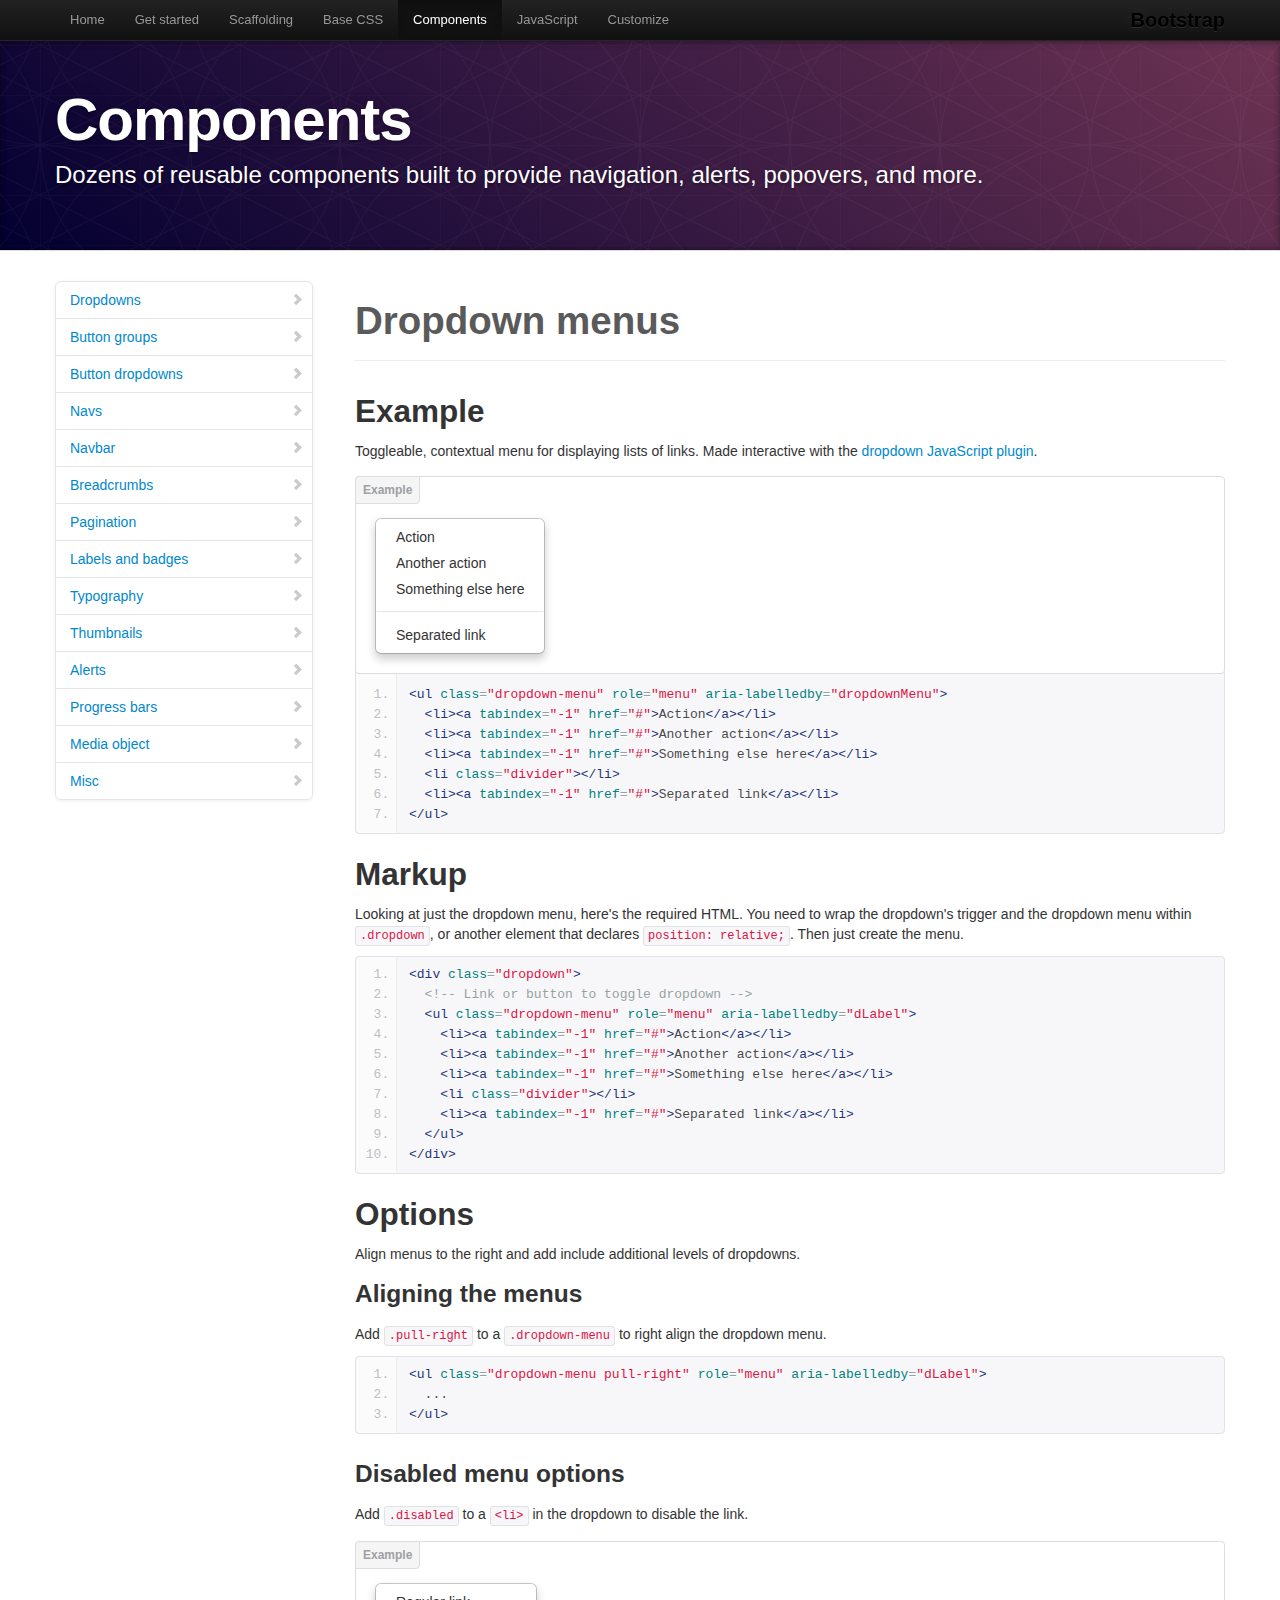
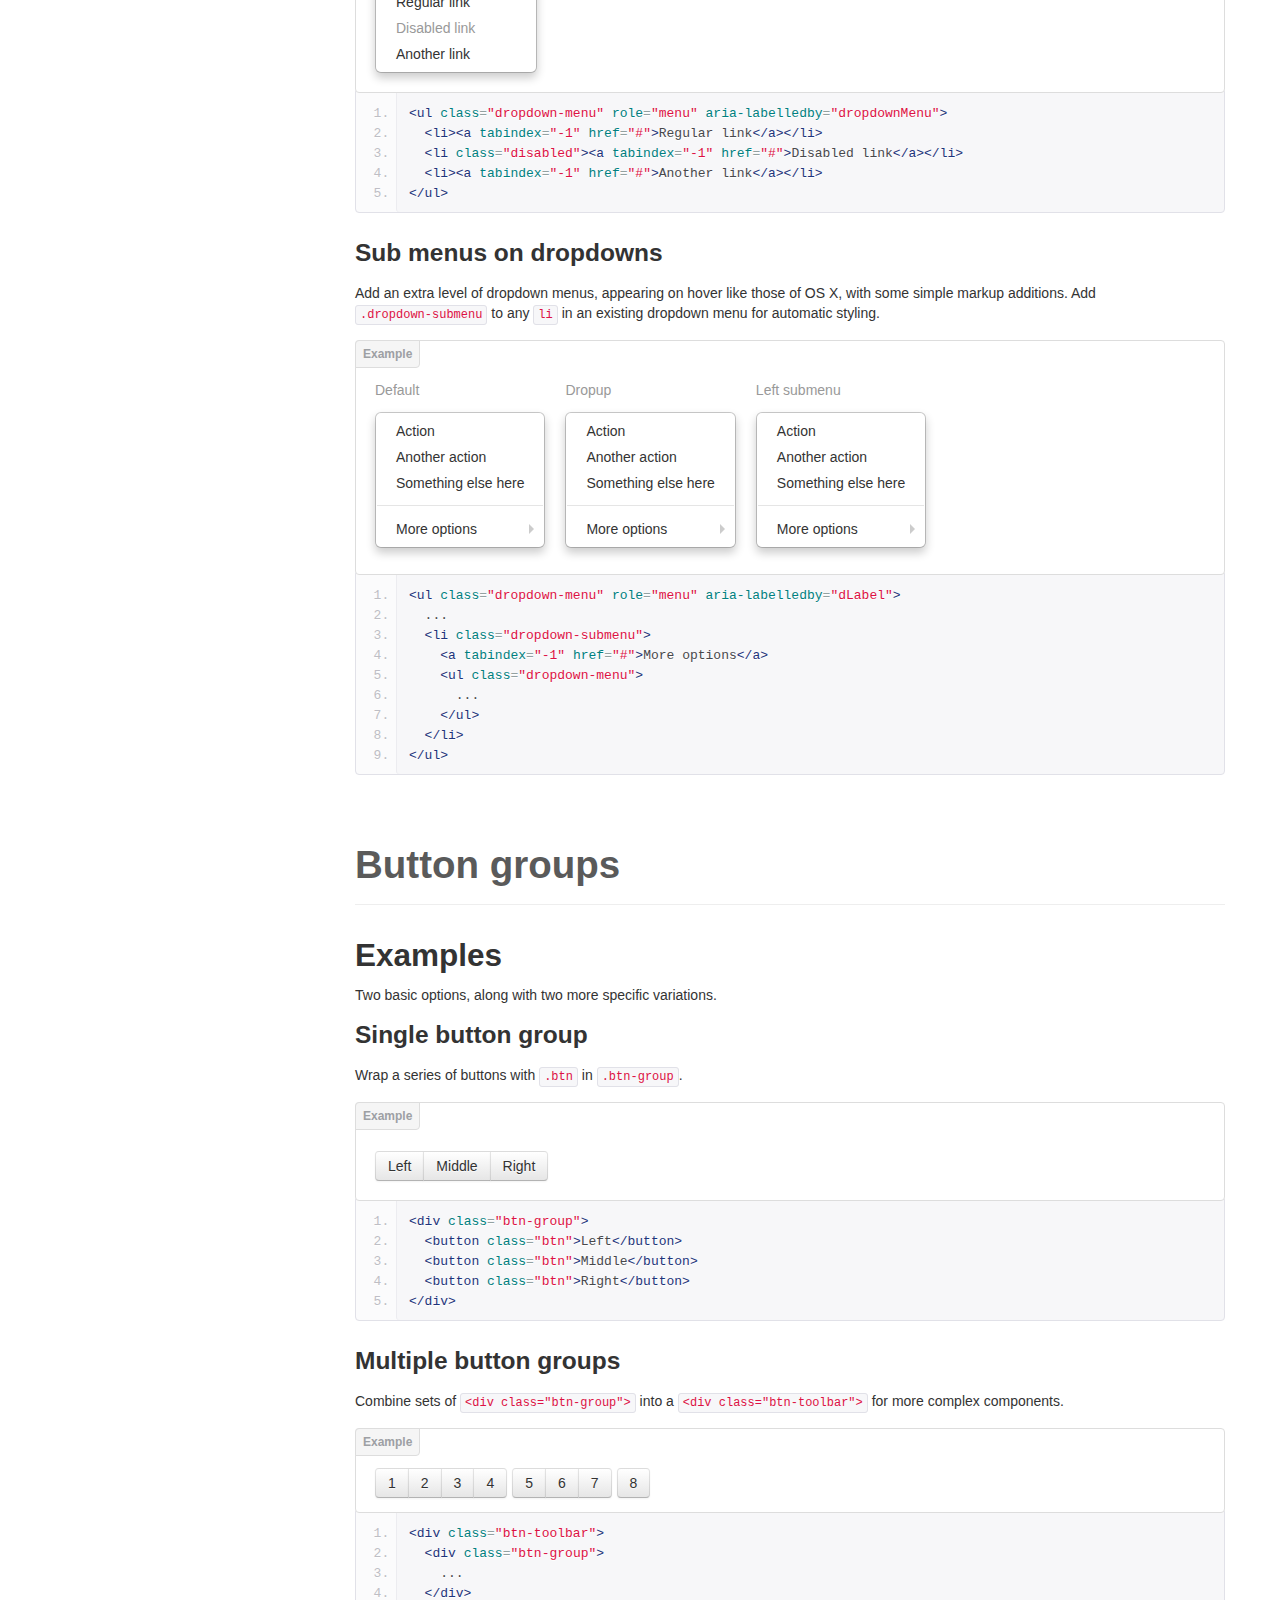
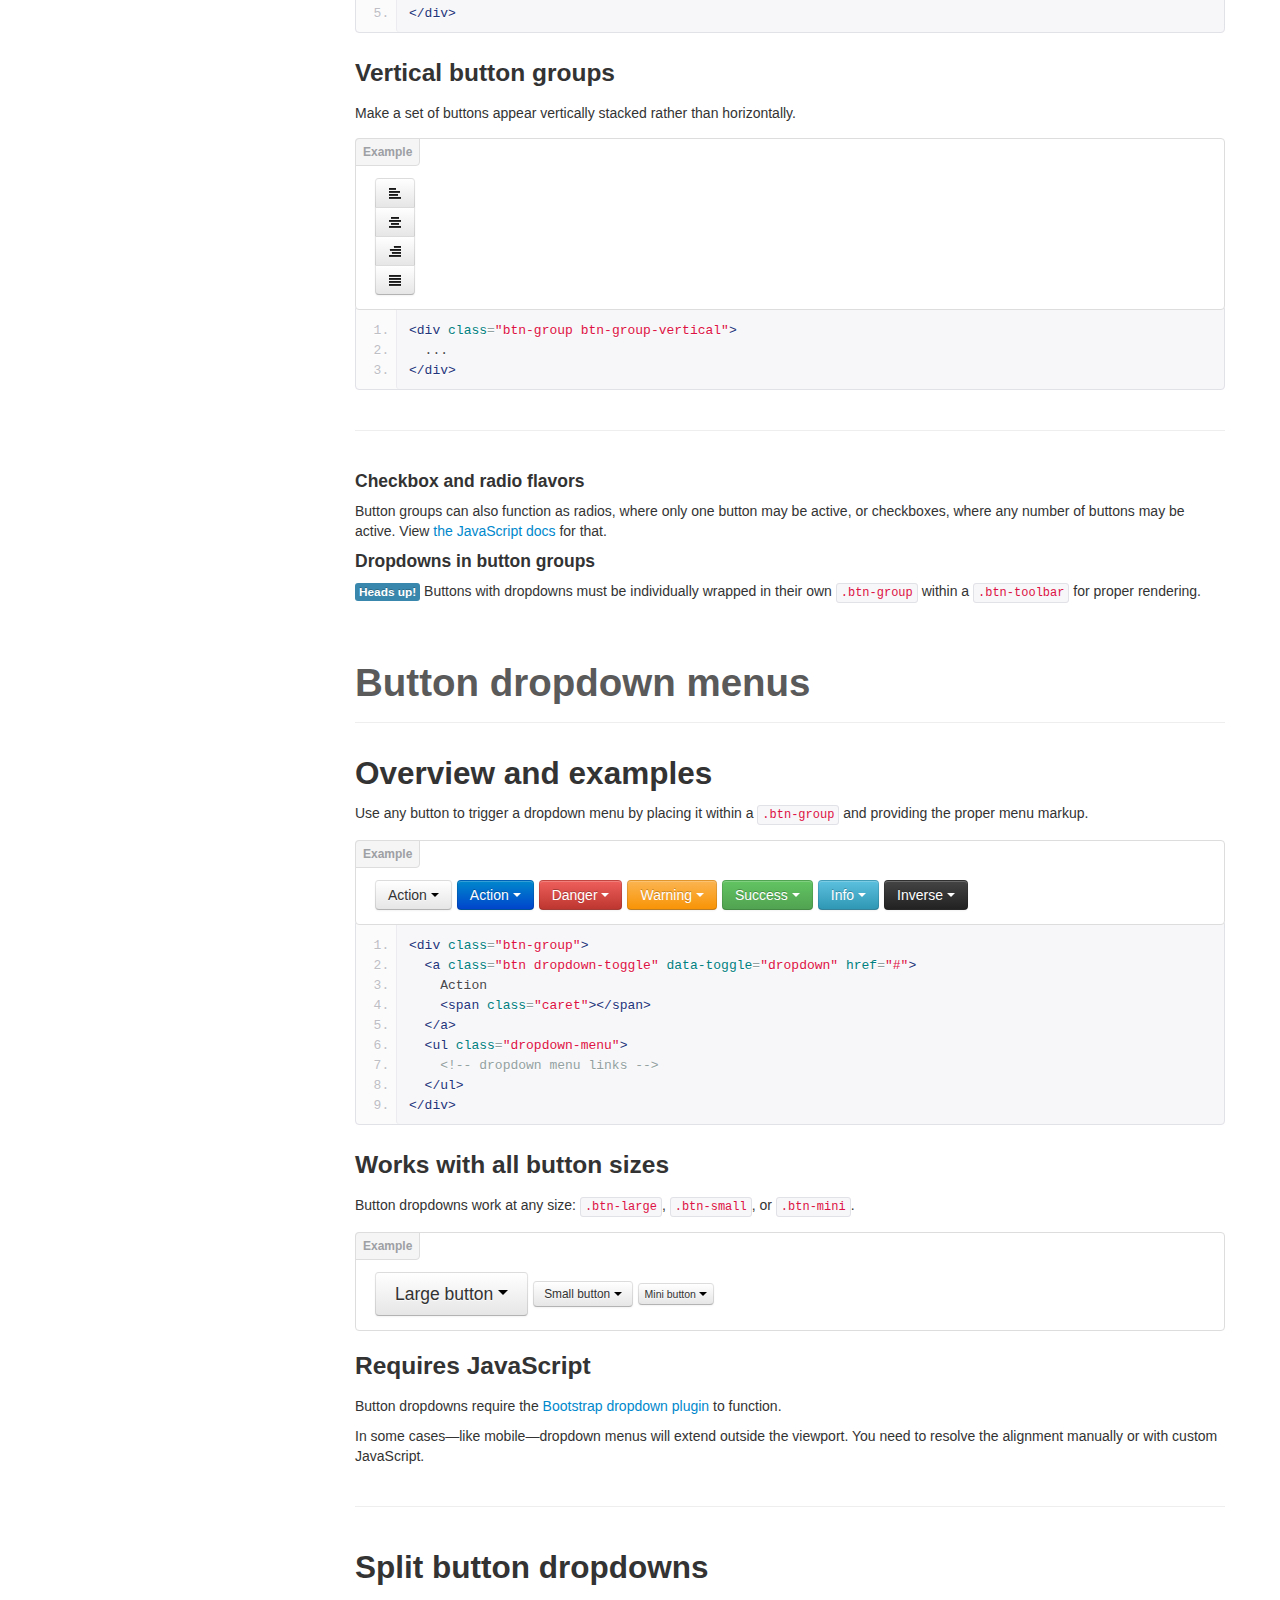
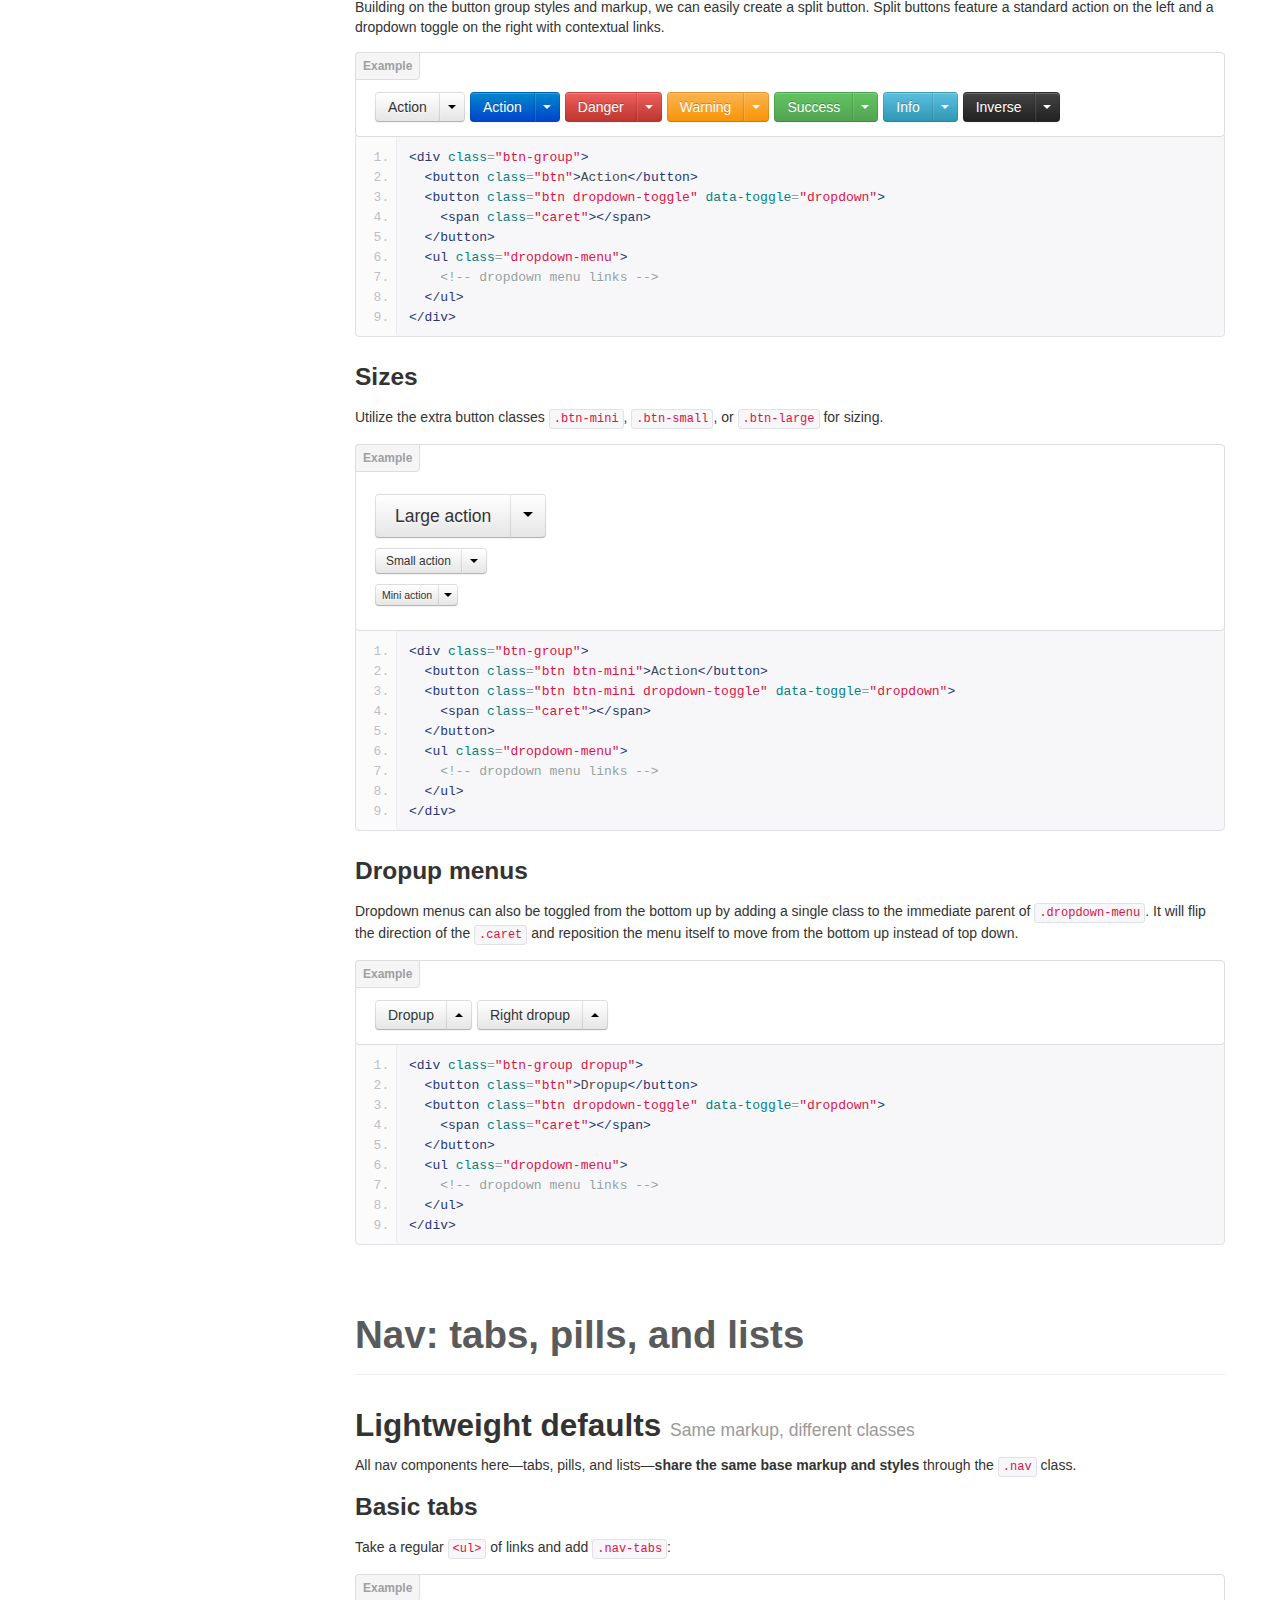
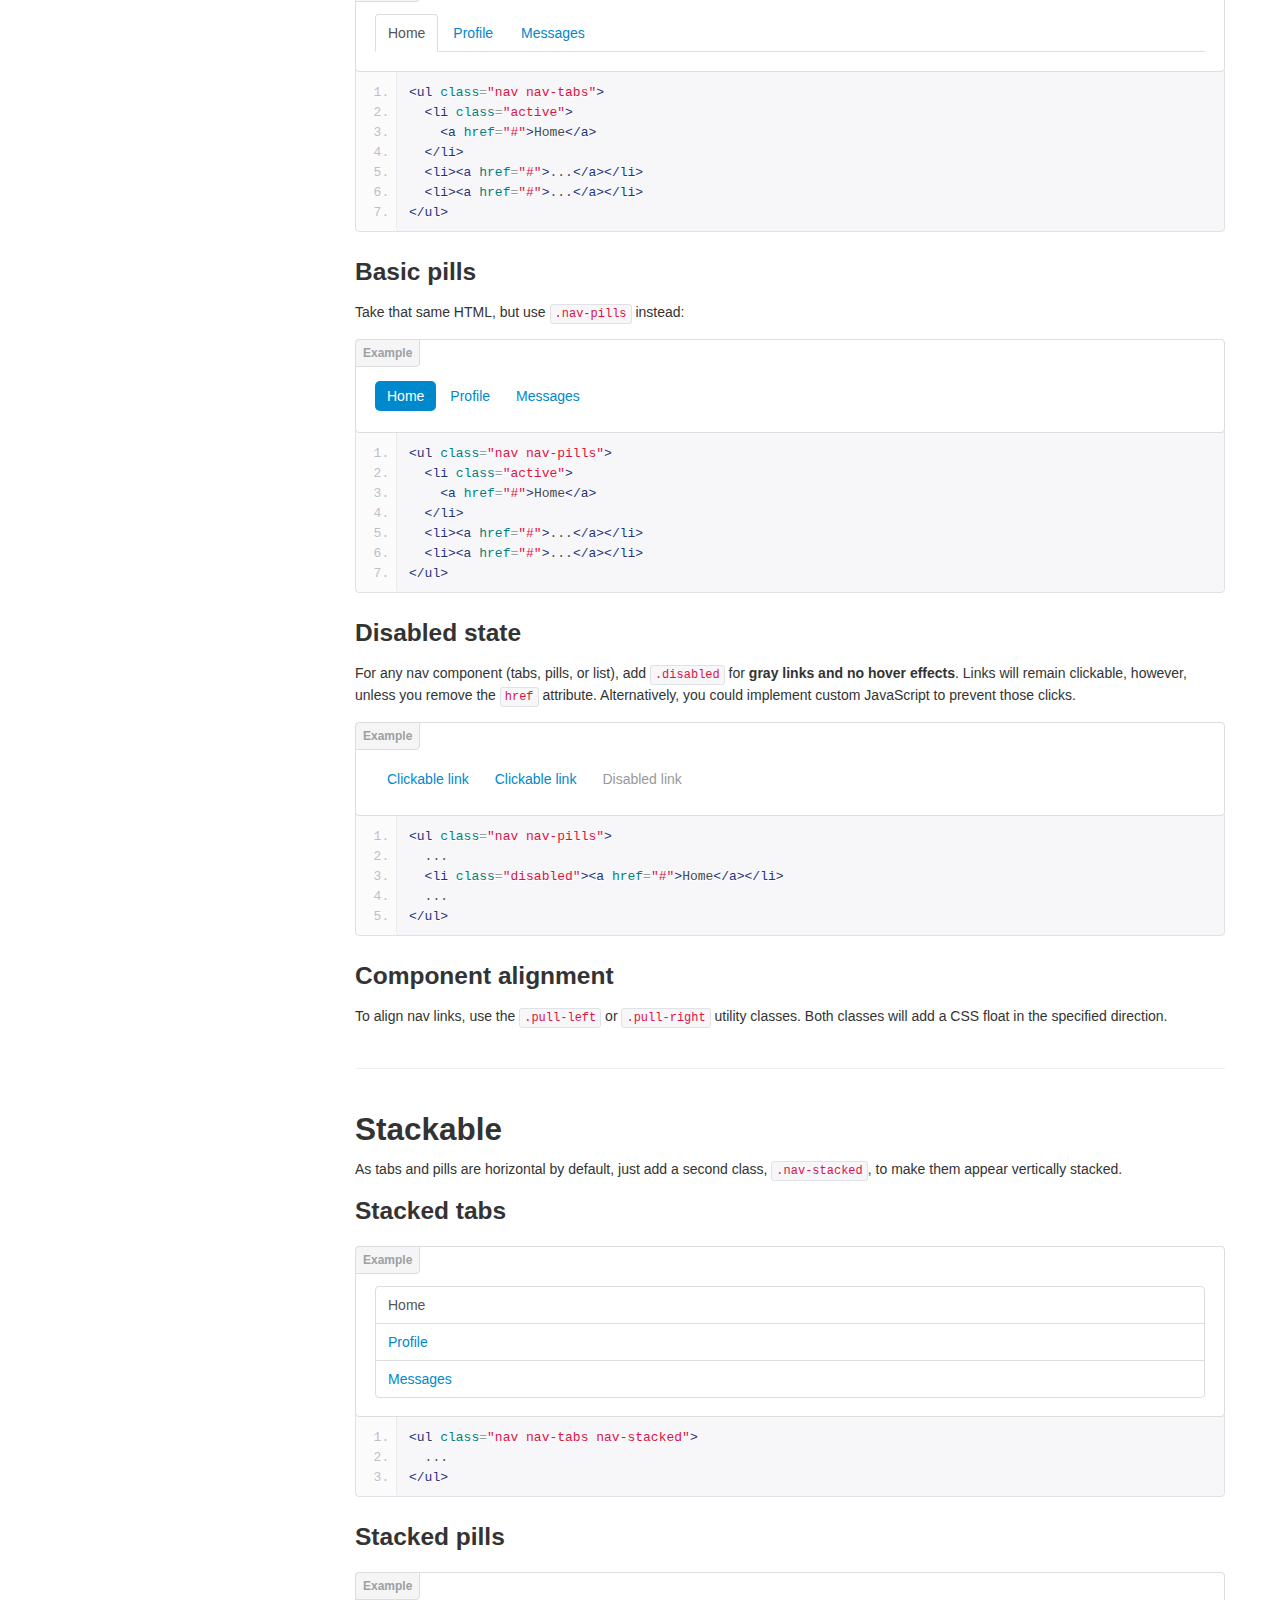
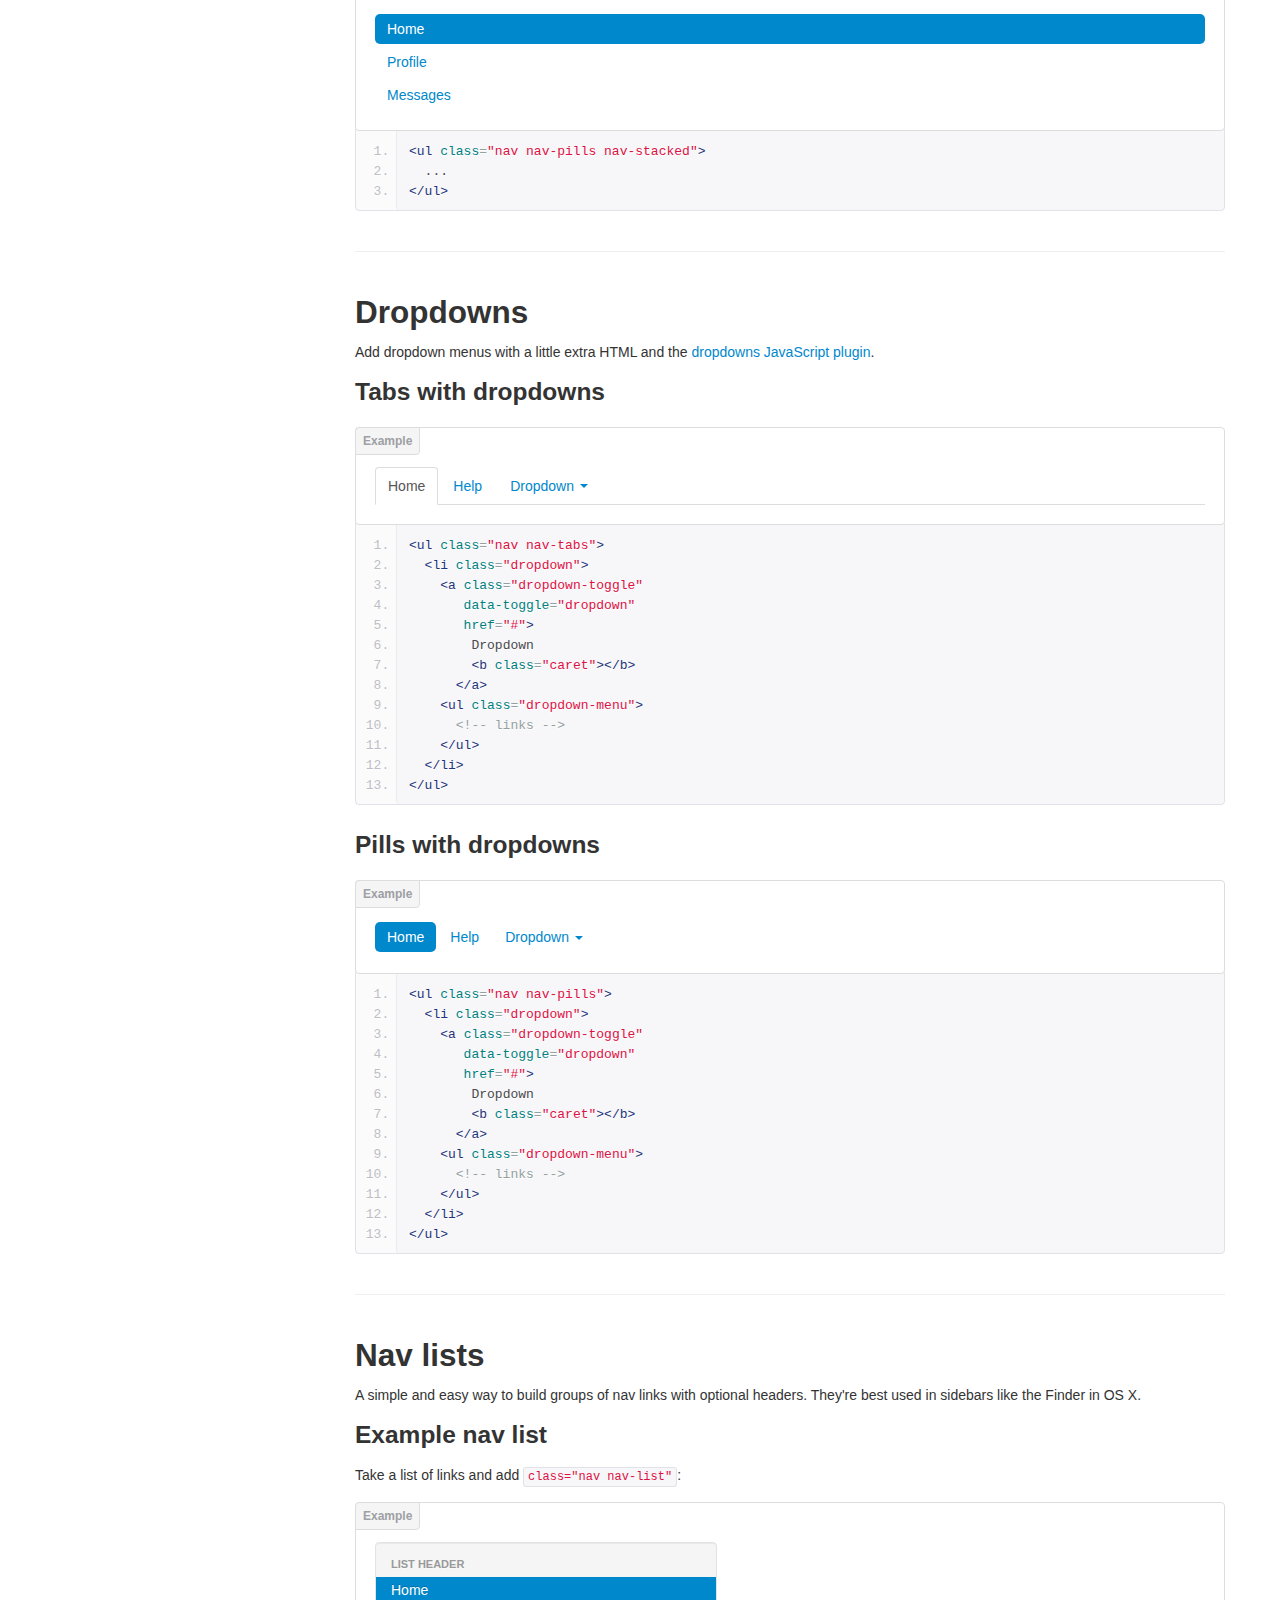
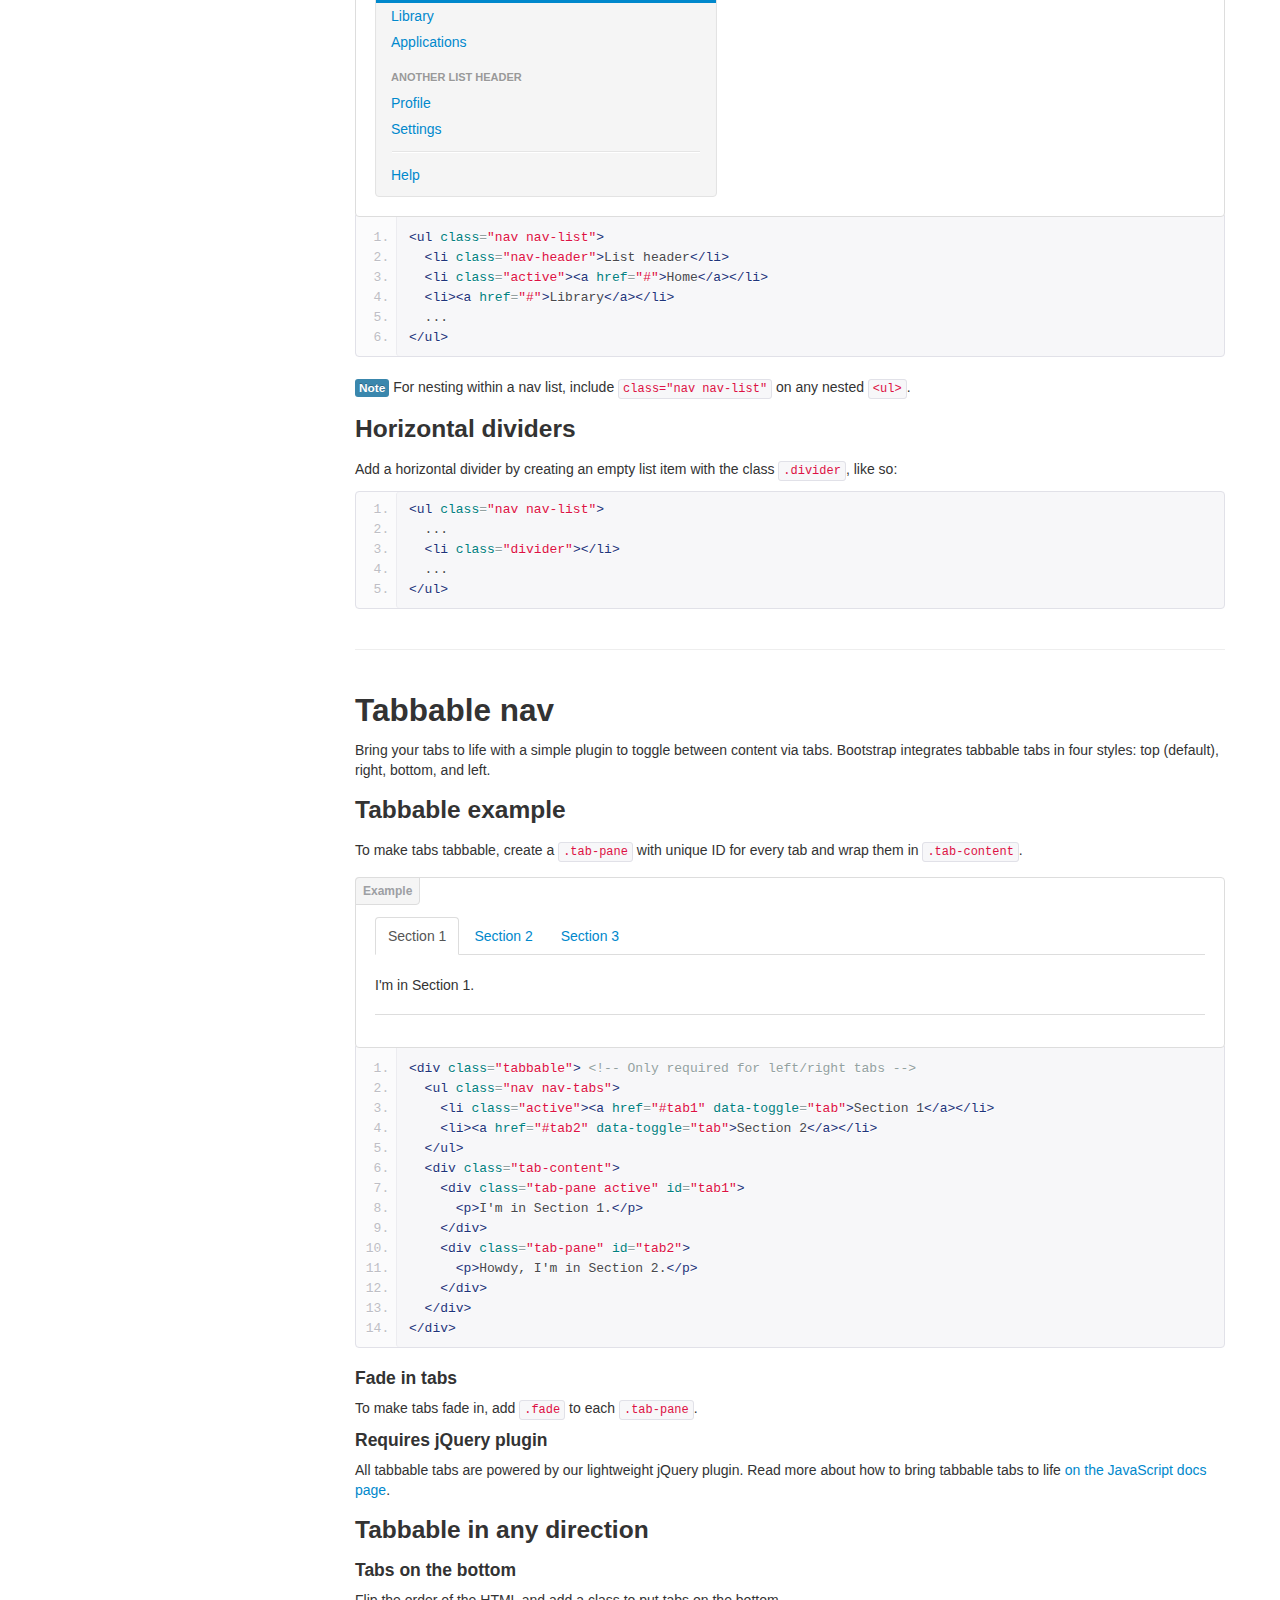
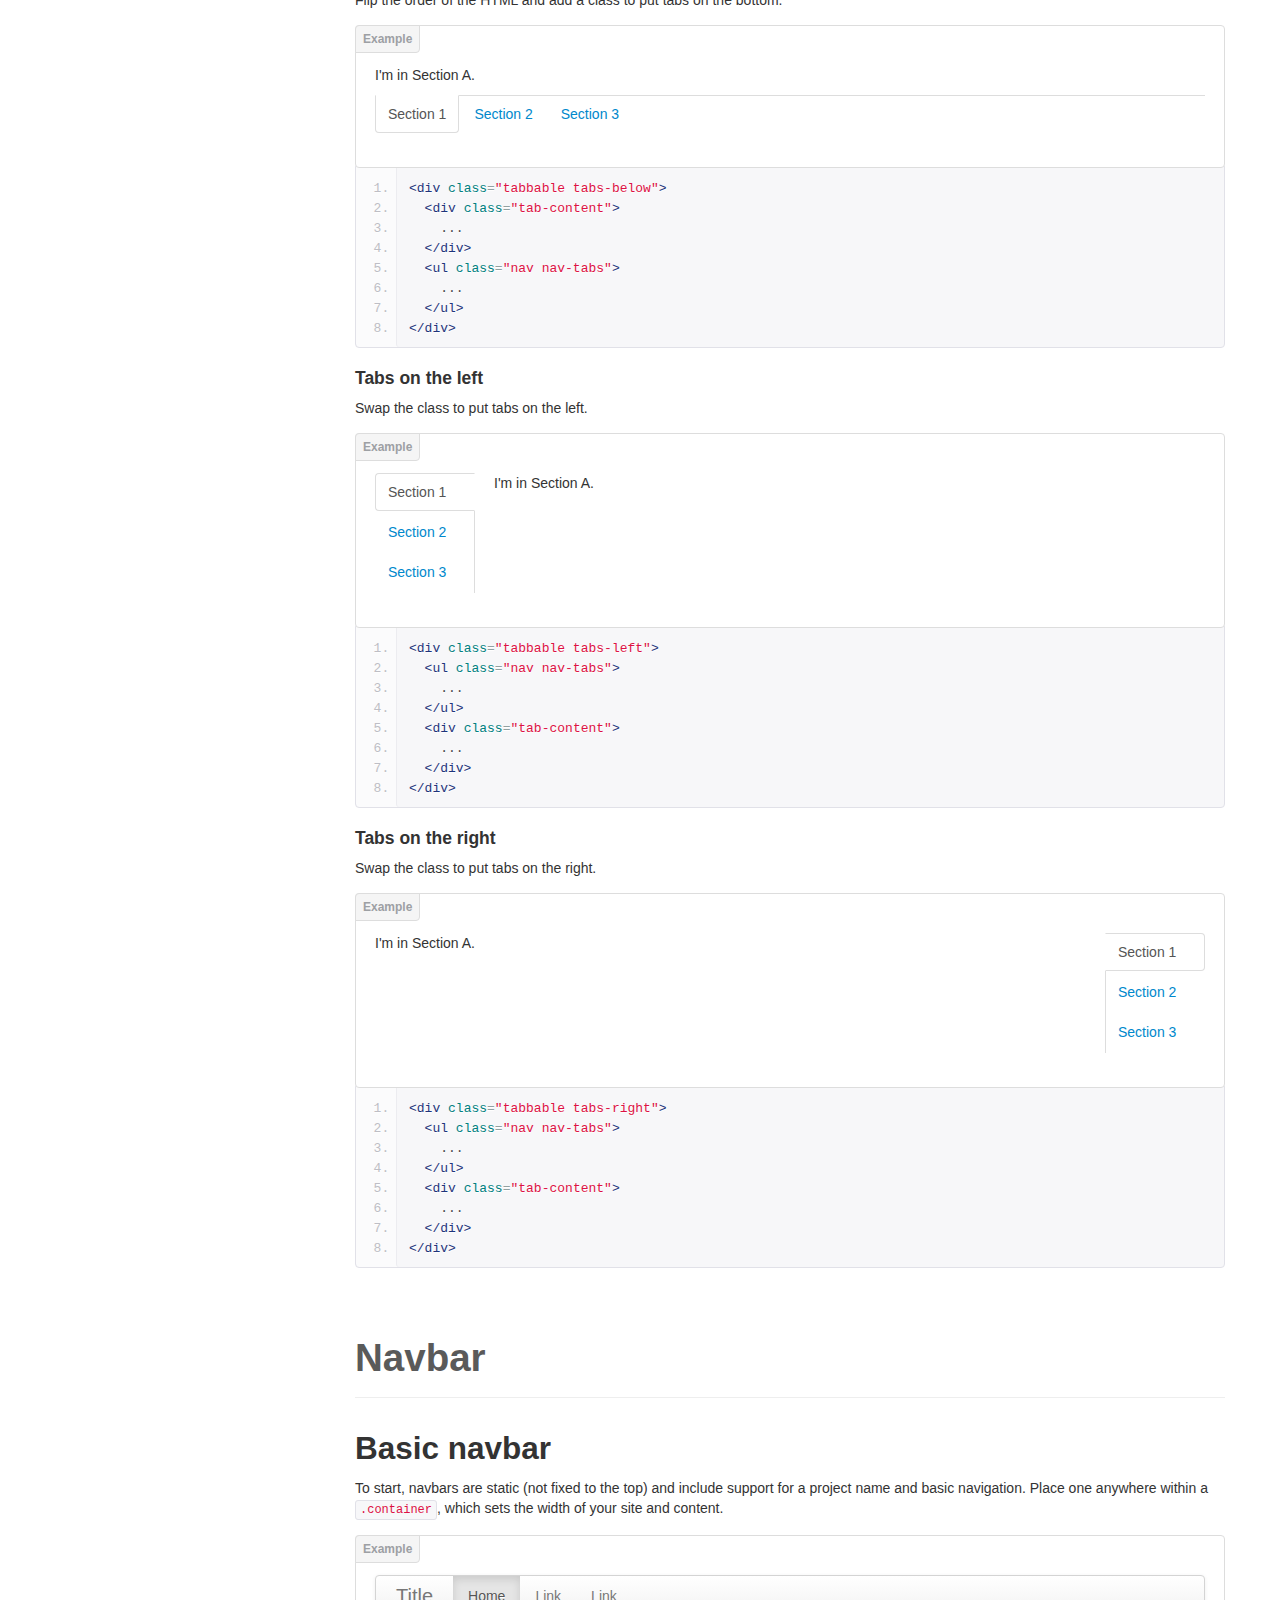
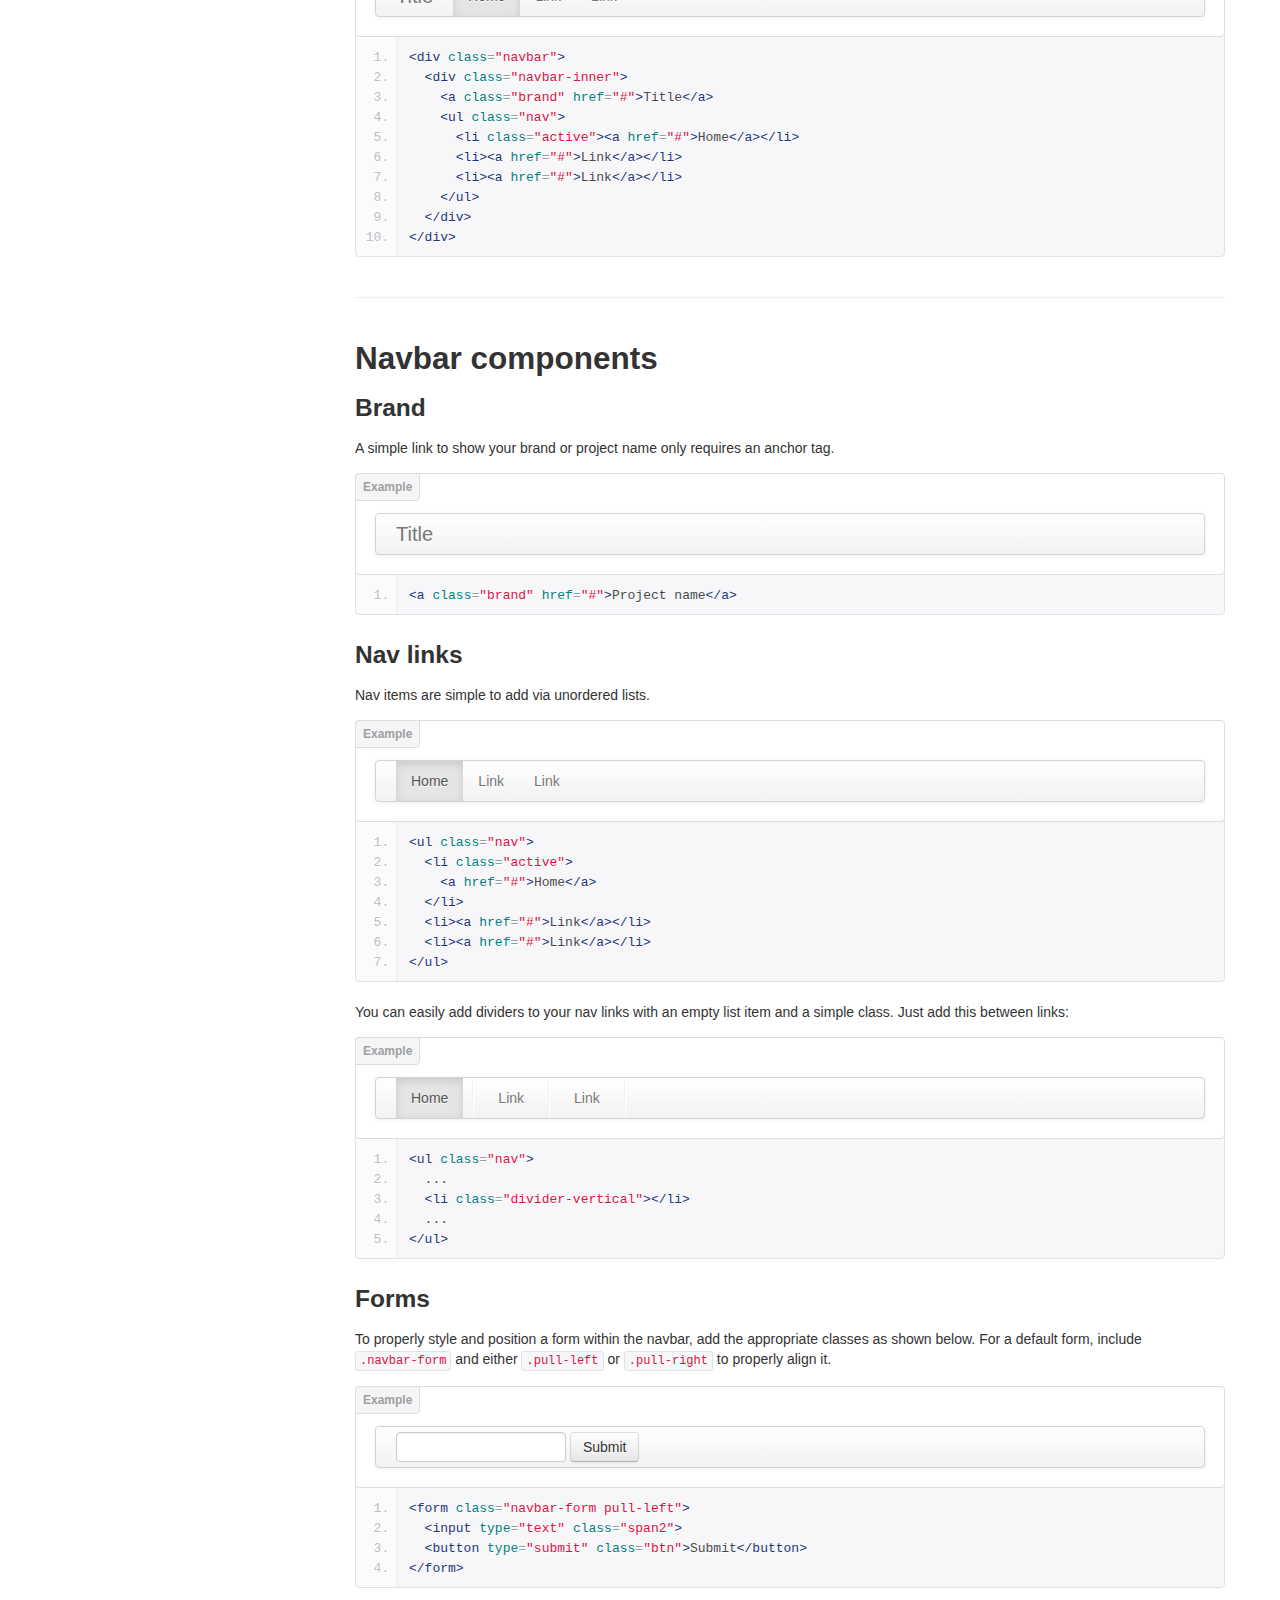
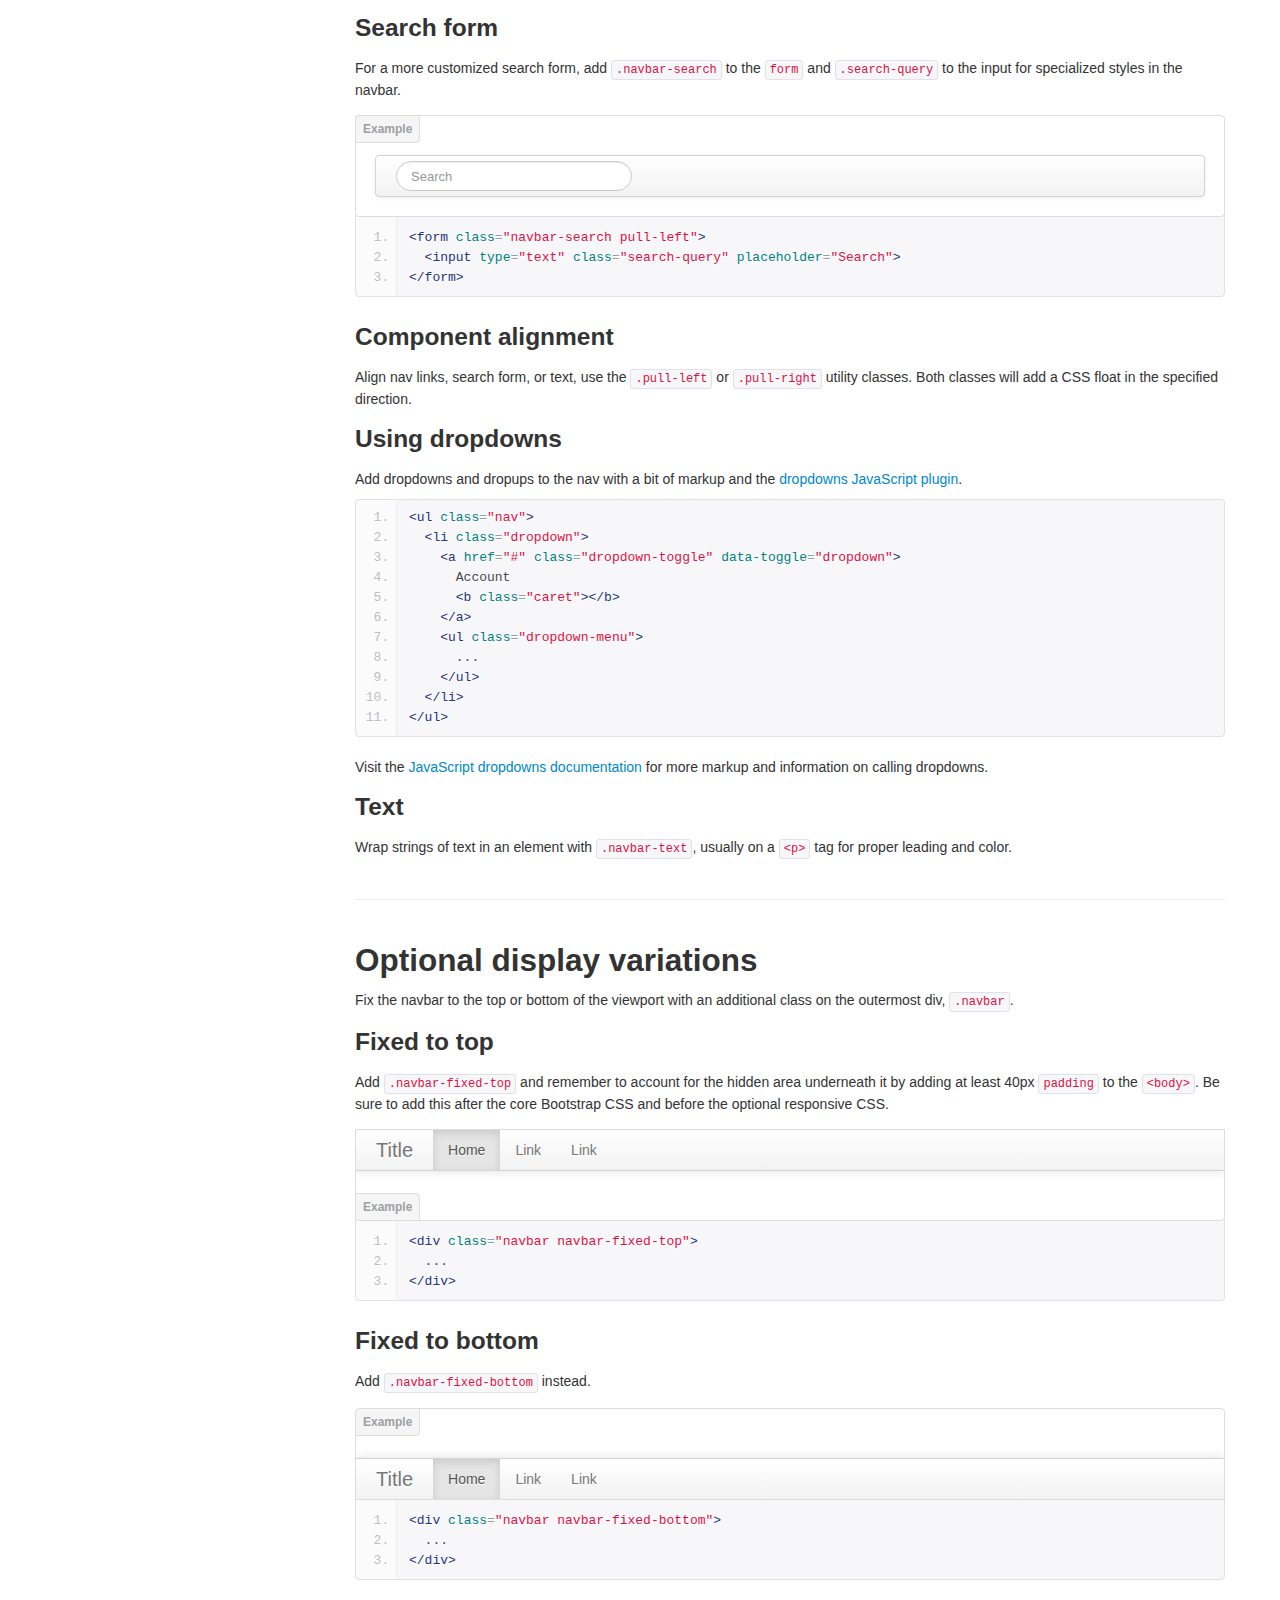
<file: fahrplan/static/bower_components/bootstrap-timepicker/spec/js/libs/bootstrap/docs/components.html>
<!DOCTYPE html>
<html lang="en">
  <head>
    <meta charset="utf-8">
    <title>Components · Bootstrap</title>
    <meta name="viewport" content="width=device-width, initial-scale=1.0">
    <meta name="description" content="">
    <meta name="author" content="">

    <!-- Le styles -->
    <link href="assets/css/bootstrap.css" rel="stylesheet">
    <link href="assets/css/bootstrap-responsive.css" rel="stylesheet">
    <link href="assets/css/docs.css" rel="stylesheet">
    <link href="assets/js/google-code-prettify/prettify.css" rel="stylesheet">

    <!-- Le HTML5 shim, for IE6-8 support of HTML5 elements -->
    <!--[if lt IE 9]>
      <script src="assets/js/html5shiv.js"></script>
    <![endif]-->

    <!-- Le fav and touch icons -->
    <link rel="apple-touch-icon-precomposed" sizes="144x144" href="assets/ico/apple-touch-icon-144-precomposed.png">
    <link rel="apple-touch-icon-precomposed" sizes="114x114" href="assets/ico/apple-touch-icon-114-precomposed.png">
      <link rel="apple-touch-icon-precomposed" sizes="72x72" href="assets/ico/apple-touch-icon-72-precomposed.png">
                    <link rel="apple-touch-icon-precomposed" href="assets/ico/apple-touch-icon-57-precomposed.png">
                                   <link rel="shortcut icon" href="assets/ico/favicon.png">

    <script type="text/javascript">
      var _gaq = _gaq || [];
      _gaq.push(['_setAccount', 'UA-146052-10']);
      _gaq.push(['_trackPageview']);
      (function() {
        var ga = document.createElement('script'); ga.type = 'text/javascript'; ga.async = true;
        ga.src = ('https:' == document.location.protocol ? 'https://ssl' : 'http://www') + '.google-analytics.com/ga.js';
        var s = document.getElementsByTagName('script')[0]; s.parentNode.insertBefore(ga, s);
      })();
    </script>
  </head>

  <body data-spy="scroll" data-target=".bs-docs-sidebar">

    <!-- Navbar
    ================================================== -->
    <div class="navbar navbar-inverse navbar-fixed-top">
      <div class="navbar-inner">
        <div class="container">
          <button type="button" class="btn btn-navbar" data-toggle="collapse" data-target=".nav-collapse">
            <span class="icon-bar"></span>
            <span class="icon-bar"></span>
            <span class="icon-bar"></span>
          </button>
          <a class="brand" href="./index.html">Bootstrap</a>
          <div class="nav-collapse collapse">
            <ul class="nav">
              <li class="">
                <a href="./index.html">Home</a>
              </li>
              <li class="">
                <a href="./getting-started.html">Get started</a>
              </li>
              <li class="">
                <a href="./scaffolding.html">Scaffolding</a>
              </li>
              <li class="">
                <a href="./base-css.html">Base CSS</a>
              </li>
              <li class="active">
                <a href="./components.html">Components</a>
              </li>
              <li class="">
                <a href="./javascript.html">JavaScript</a>
              </li>
              <li class="">
                <a href="./customize.html">Customize</a>
              </li>
            </ul>
          </div>
        </div>
      </div>
    </div>

<!-- Subhead
================================================== -->
<header class="jumbotron subhead" id="overview">
  <div class="container">
    <h1>Components</h1>
    <p class="lead">Dozens of reusable components built to provide navigation, alerts, popovers, and more.</p>
  </div>
</header>


  <div class="container">

    <!-- Docs nav
    ================================================== -->
    <div class="row">
      <div class="span3 bs-docs-sidebar">
        <ul class="nav nav-list bs-docs-sidenav">
          <li><a href="#dropdowns"><i class="icon-chevron-right"></i> Dropdowns</a></li>
          <li><a href="#buttonGroups"><i class="icon-chevron-right"></i> Button groups</a></li>
          <li><a href="#buttonDropdowns"><i class="icon-chevron-right"></i> Button dropdowns</a></li>
          <li><a href="#navs"><i class="icon-chevron-right"></i> Navs</a></li>
          <li><a href="#navbar"><i class="icon-chevron-right"></i> Navbar</a></li>
          <li><a href="#breadcrumbs"><i class="icon-chevron-right"></i> Breadcrumbs</a></li>
          <li><a href="#pagination"><i class="icon-chevron-right"></i> Pagination</a></li>
          <li><a href="#labels-badges"><i class="icon-chevron-right"></i> Labels and badges</a></li>
          <li><a href="#typography"><i class="icon-chevron-right"></i> Typography</a></li>
          <li><a href="#thumbnails"><i class="icon-chevron-right"></i> Thumbnails</a></li>
          <li><a href="#alerts"><i class="icon-chevron-right"></i> Alerts</a></li>
          <li><a href="#progress"><i class="icon-chevron-right"></i> Progress bars</a></li>
          <li><a href="#media"><i class="icon-chevron-right"></i> Media object</a></li>
          <li><a href="#misc"><i class="icon-chevron-right"></i> Misc</a></li>
        </ul>
      </div>
      <div class="span9">



        <!-- Dropdowns
        ================================================== -->
        <section id="dropdowns">
          <div class="page-header">
            <h1>Dropdown menus</h1>
          </div>

          <h2>Example</h2>
          <p>Toggleable, contextual menu for displaying lists of links. Made interactive with the <a href="./javascript.html#dropdowns">dropdown JavaScript plugin</a>.</p>
          <div class="bs-docs-example">
            <div class="dropdown clearfix">
              <ul class="dropdown-menu" role="menu" aria-labelledby="dropdownMenu" style="display: block; position: static; margin-bottom: 5px; *width: 180px;">
                <li><a tabindex="-1" href="#">Action</a></li>
                <li><a tabindex="-1" href="#">Another action</a></li>
                <li><a tabindex="-1" href="#">Something else here</a></li>
                <li class="divider"></li>
                <li><a tabindex="-1" href="#">Separated link</a></li>
              </ul>
            </div>
          </div>
<pre class="prettyprint linenums">
&lt;ul class="dropdown-menu" role="menu" aria-labelledby="dropdownMenu"&gt;
  &lt;li&gt;&lt;a tabindex="-1" href="#"&gt;Action&lt;/a&gt;&lt;/li&gt;
  &lt;li&gt;&lt;a tabindex="-1" href="#"&gt;Another action&lt;/a&gt;&lt;/li&gt;
  &lt;li&gt;&lt;a tabindex="-1" href="#"&gt;Something else here&lt;/a&gt;&lt;/li&gt;
  &lt;li class="divider"&gt;&lt;/li&gt;
  &lt;li&gt;&lt;a tabindex="-1" href="#"&gt;Separated link&lt;/a&gt;&lt;/li&gt;
&lt;/ul&gt;
</pre>

          <h2>Markup</h2>
          <p>Looking at just the dropdown menu, here's the required HTML. You need to wrap the dropdown's trigger and the dropdown menu within <code>.dropdown</code>, or another element that declares <code>position: relative;</code>. Then just create the menu.</p>

<pre class="prettyprint linenums">
&lt;div class="dropdown"&gt;
  &lt;!-- Link or button to toggle dropdown --&gt;
  &lt;ul class="dropdown-menu" role="menu" aria-labelledby="dLabel"&gt;
    &lt;li&gt;&lt;a tabindex="-1" href="#"&gt;Action&lt;/a&gt;&lt;/li&gt;
    &lt;li&gt;&lt;a tabindex="-1" href="#"&gt;Another action&lt;/a&gt;&lt;/li&gt;
    &lt;li&gt;&lt;a tabindex="-1" href="#"&gt;Something else here&lt;/a&gt;&lt;/li&gt;
    &lt;li class="divider"&gt;&lt;/li&gt;
    &lt;li&gt;&lt;a tabindex="-1" href="#"&gt;Separated link&lt;/a&gt;&lt;/li&gt;
  &lt;/ul&gt;
&lt;/div&gt;
</pre>

          <h2>Options</h2>
          <p>Align menus to the right and add include additional levels of dropdowns.</p>

          <h3>Aligning the menus</h3>
          <p>Add <code>.pull-right</code> to a <code>.dropdown-menu</code> to right align the dropdown menu.</p>
<pre class="prettyprint linenums">
&lt;ul class="dropdown-menu pull-right" role="menu" aria-labelledby="dLabel"&gt;
  ...
&lt;/ul&gt;
</pre>

          <h3>Disabled menu options</h3>
          <p>Add <code>.disabled</code> to a <code>&lt;li&gt;</code> in the dropdown to disable the link.</p>
          <div class="bs-docs-example">
            <div class="dropdown clearfix">
              <ul class="dropdown-menu" role="menu" aria-labelledby="dropdownMenu" style="display: block; position: static; margin-bottom: 5px; *width: 180px;">
                <li><a tabindex="-1" href="#">Regular link</a></li>
                <li class="disabled"><a tabindex="-1" href="#">Disabled link</a></li>
                <li><a tabindex="-1" href="#">Another link</a></li>
              </ul>
            </div>
          </div>
<pre class="prettyprint linenums">
&lt;ul class="dropdown-menu" role="menu" aria-labelledby="dropdownMenu"&gt;
  &lt;li&gt;&lt;a tabindex="-1" href="#"&gt;Regular link&lt;/a&gt;&lt;/li&gt;
  &lt;li class="disabled"&gt;&lt;a tabindex="-1" href="#"&gt;Disabled link&lt;/a&gt;&lt;/li&gt;
  &lt;li&gt;&lt;a tabindex="-1" href="#"&gt;Another link&lt;/a&gt;&lt;/li&gt;
&lt;/ul&gt;
</pre>

          <h3>Sub menus on dropdowns</h3>
          <p>Add an extra level of dropdown menus, appearing on hover like those of OS X, with some simple markup additions. Add <code>.dropdown-submenu</code> to any <code>li</code> in an existing dropdown menu for automatic styling.</p>
          <div class="bs-docs-example bs-docs-example-submenus">

            <div class="pull-left">
              <p class="muted">Default</p>
              <div class="dropdown clearfix">
                <ul class="dropdown-menu" role="menu" aria-labelledby="dropdownMenu">
                  <li><a tabindex="-1" href="#">Action</a></li>
                  <li><a tabindex="-1" href="#">Another action</a></li>
                  <li><a tabindex="-1" href="#">Something else here</a></li>
                  <li class="divider"></li>
                  <li class="dropdown-submenu">
                    <a tabindex="-1" href="#">More options</a>
                    <ul class="dropdown-menu">
                      <li><a tabindex="-1" href="#">Second level link</a></li>
                      <li><a tabindex="-1" href="#">Second level link</a></li>
                      <li><a tabindex="-1" href="#">Second level link</a></li>
                      <li><a tabindex="-1" href="#">Second level link</a></li>
                      <li><a tabindex="-1" href="#">Second level link</a></li>
                    </ul>
                  </li>
                </ul>
              </div>
            </div>

            <div class="pull-left">
              <p class="muted">Dropup</p>
              <div class="dropup">
                <ul class="dropdown-menu" role="menu" aria-labelledby="dropdownMenu">
                  <li><a tabindex="-1" href="#">Action</a></li>
                  <li><a tabindex="-1" href="#">Another action</a></li>
                  <li><a tabindex="-1" href="#">Something else here</a></li>
                  <li class="divider"></li>
                  <li class="dropdown-submenu">
                    <a tabindex="-1" href="#">More options</a>
                    <ul class="dropdown-menu">
                      <li><a tabindex="-1" href="#">Second level link</a></li>
                      <li><a tabindex="-1" href="#">Second level link</a></li>
                      <li><a tabindex="-1" href="#">Second level link</a></li>
                      <li><a tabindex="-1" href="#">Second level link</a></li>
                      <li><a tabindex="-1" href="#">Second level link</a></li>
                    </ul>
                  </li>
                </ul>
              </div>
            </div>

            <div class="pull-left">
              <p class="muted">Left submenu</p>
              <div class="dropdown">
                <ul class="dropdown-menu" role="menu" aria-labelledby="dropdownMenu">
                  <li><a tabindex="-1" href="#">Action</a></li>
                  <li><a tabindex="-1" href="#">Another action</a></li>
                  <li><a tabindex="-1" href="#">Something else here</a></li>
                  <li class="divider"></li>
                  <li class="dropdown-submenu pull-left">
                    <a tabindex="-1" href="#">More options</a>
                    <ul class="dropdown-menu">
                      <li><a tabindex="-1" href="#">Second level link</a></li>
                      <li><a tabindex="-1" href="#">Second level link</a></li>
                      <li><a tabindex="-1" href="#">Second level link</a></li>
                      <li><a tabindex="-1" href="#">Second level link</a></li>
                      <li><a tabindex="-1" href="#">Second level link</a></li>
                    </ul>
                  </li>
                </ul>
              </div>
            </div>

          </div>
<pre class="prettyprint linenums">
&lt;ul class="dropdown-menu" role="menu" aria-labelledby="dLabel"&gt;
  ...
  &lt;li class="dropdown-submenu"&gt;
    &lt;a tabindex="-1" href="#"&gt;More options&lt;/a&gt;
    &lt;ul class="dropdown-menu"&gt;
      ...
    &lt;/ul&gt;
  &lt;/li&gt;
&lt;/ul&gt;
</pre>

        </section>




        <!-- Button Groups
        ================================================== -->
        <section id="buttonGroups">
          <div class="page-header">
            <h1>Button groups</h1>
          </div>

          <h2>Examples</h2>
          <p>Two basic options, along with two more specific variations.</p>

          <h3>Single button group</h3>
          <p>Wrap a series of buttons with <code>.btn</code> in <code>.btn-group</code>.</p>
          <div class="bs-docs-example">
            <div class="btn-group" style="margin: 9px 0 5px;">
              <button class="btn">Left</button>
              <button class="btn">Middle</button>
              <button class="btn">Right</button>
            </div>
          </div>
<pre class="prettyprint linenums">
&lt;div class="btn-group"&gt;
  &lt;button class="btn"&gt;Left&lt;/button&gt;
  &lt;button class="btn"&gt;Middle&lt;/button&gt;
  &lt;button class="btn"&gt;Right&lt;/button&gt;
&lt;/div&gt;
</pre>

          <h3>Multiple button groups</h3>
          <p>Combine sets of <code>&lt;div class="btn-group"&gt;</code> into a <code>&lt;div class="btn-toolbar"&gt;</code> for more complex components.</p>
          <div class="bs-docs-example">
            <div class="btn-toolbar" style="margin: 0;">
              <div class="btn-group">
                <button class="btn">1</button>
                <button class="btn">2</button>
                <button class="btn">3</button>
                <button class="btn">4</button>
              </div>
              <div class="btn-group">
                <button class="btn">5</button>
                <button class="btn">6</button>
                <button class="btn">7</button>
              </div>
              <div class="btn-group">
                <button class="btn">8</button>
              </div>
            </div>
          </div>
<pre class="prettyprint linenums">
&lt;div class="btn-toolbar"&gt;
  &lt;div class="btn-group"&gt;
    ...
  &lt;/div&gt;
&lt;/div&gt;
</pre>

          <h3>Vertical button groups</h3>
          <p>Make a set of buttons appear vertically stacked rather than horizontally.</p>
          <div class="bs-docs-example">
            <div class="btn-group btn-group-vertical">
              <button type="button" class="btn"><i class="icon-align-left"></i></button>
              <button type="button" class="btn"><i class="icon-align-center"></i></button>
              <button type="button" class="btn"><i class="icon-align-right"></i></button>
              <button type="button" class="btn"><i class="icon-align-justify"></i></button>
            </div>
          </div>
<pre class="prettyprint linenums">
&lt;div class="btn-group btn-group-vertical"&gt;
  ...
&lt;/div&gt;
</pre>


          <hr class="bs-docs-separator">


          <h4>Checkbox and radio flavors</h4>
          <p>Button groups can also function as radios, where only one button may be active, or checkboxes, where any number of buttons may be active. View <a href="./javascript.html#buttons">the JavaScript docs</a> for that.</p>

          <h4>Dropdowns in button groups</h4>
          <p><span class="label label-info">Heads up!</span> Buttons with dropdowns must be individually wrapped in their own <code>.btn-group</code> within a <code>.btn-toolbar</code> for proper rendering.</p>
        </section>



        <!-- Split button dropdowns
        ================================================== -->
        <section id="buttonDropdowns">
          <div class="page-header">
            <h1>Button dropdown menus</h1>
          </div>


          <h2>Overview and examples</h2>
          <p>Use any button to trigger a dropdown menu by placing it within a <code>.btn-group</code> and providing the proper menu markup.</p>
          <div class="bs-docs-example">
            <div class="btn-toolbar" style="margin: 0;">
              <div class="btn-group">
                <button class="btn dropdown-toggle" data-toggle="dropdown">Action <span class="caret"></span></button>
                <ul class="dropdown-menu">
                  <li><a href="#">Action</a></li>
                  <li><a href="#">Another action</a></li>
                  <li><a href="#">Something else here</a></li>
                  <li class="divider"></li>
                  <li><a href="#">Separated link</a></li>
                </ul>
              </div><!-- /btn-group -->
              <div class="btn-group">
                <button class="btn btn-primary dropdown-toggle" data-toggle="dropdown">Action <span class="caret"></span></button>
                <ul class="dropdown-menu">
                  <li><a href="#">Action</a></li>
                  <li><a href="#">Another action</a></li>
                  <li><a href="#">Something else here</a></li>
                  <li class="divider"></li>
                  <li><a href="#">Separated link</a></li>
                </ul>
              </div><!-- /btn-group -->
              <div class="btn-group">
                <button class="btn btn-danger dropdown-toggle" data-toggle="dropdown">Danger <span class="caret"></span></button>
                <ul class="dropdown-menu">
                  <li><a href="#">Action</a></li>
                  <li><a href="#">Another action</a></li>
                  <li><a href="#">Something else here</a></li>
                  <li class="divider"></li>
                  <li><a href="#">Separated link</a></li>
                </ul>
              </div><!-- /btn-group -->
              <div class="btn-group">
                <button class="btn btn-warning dropdown-toggle" data-toggle="dropdown">Warning <span class="caret"></span></button>
                <ul class="dropdown-menu">
                  <li><a href="#">Action</a></li>
                  <li><a href="#">Another action</a></li>
                  <li><a href="#">Something else here</a></li>
                  <li class="divider"></li>
                  <li><a href="#">Separated link</a></li>
                </ul>
              </div><!-- /btn-group -->
              <div class="btn-group">
                <button class="btn btn-success dropdown-toggle" data-toggle="dropdown">Success <span class="caret"></span></button>
                <ul class="dropdown-menu">
                  <li><a href="#">Action</a></li>
                  <li><a href="#">Another action</a></li>
                  <li><a href="#">Something else here</a></li>
                  <li class="divider"></li>
                  <li><a href="#">Separated link</a></li>
                </ul>
              </div><!-- /btn-group -->
              <div class="btn-group">
                <button class="btn btn-info dropdown-toggle" data-toggle="dropdown">Info <span class="caret"></span></button>
                <ul class="dropdown-menu">
                  <li><a href="#">Action</a></li>
                  <li><a href="#">Another action</a></li>
                  <li><a href="#">Something else here</a></li>
                  <li class="divider"></li>
                  <li><a href="#">Separated link</a></li>
                </ul>
              </div><!-- /btn-group -->
              <div class="btn-group">
                <button class="btn btn-inverse dropdown-toggle" data-toggle="dropdown">Inverse <span class="caret"></span></button>
                <ul class="dropdown-menu">
                  <li><a href="#">Action</a></li>
                  <li><a href="#">Another action</a></li>
                  <li><a href="#">Something else here</a></li>
                  <li class="divider"></li>
                  <li><a href="#">Separated link</a></li>
                </ul>
              </div><!-- /btn-group -->
            </div><!-- /btn-toolbar -->
          </div>
<pre class="prettyprint linenums">
&lt;div class="btn-group"&gt;
  &lt;a class="btn dropdown-toggle" data-toggle="dropdown" href="#"&gt;
    Action
    &lt;span class="caret"&gt;&lt;/span&gt;
  &lt;/a&gt;
  &lt;ul class="dropdown-menu"&gt;
    &lt;!-- dropdown menu links --&gt;
  &lt;/ul&gt;
&lt;/div&gt;
</pre>

          <h3>Works with all button sizes</h3>
          <p>Button dropdowns work at any size:  <code>.btn-large</code>, <code>.btn-small</code>, or <code>.btn-mini</code>.</p>
          <div class="bs-docs-example">
            <div class="btn-toolbar" style="margin: 0;">
              <div class="btn-group">
                <button class="btn btn-large dropdown-toggle" data-toggle="dropdown">Large button <span class="caret"></span></button>
                <ul class="dropdown-menu">
                  <li><a href="#">Action</a></li>
                  <li><a href="#">Another action</a></li>
                  <li><a href="#">Something else here</a></li>
                  <li class="divider"></li>
                  <li><a href="#">Separated link</a></li>
                </ul>
              </div><!-- /btn-group -->
              <div class="btn-group">
                <button class="btn btn-small dropdown-toggle" data-toggle="dropdown">Small button <span class="caret"></span></button>
                <ul class="dropdown-menu">
                  <li><a href="#">Action</a></li>
                  <li><a href="#">Another action</a></li>
                  <li><a href="#">Something else here</a></li>
                  <li class="divider"></li>
                  <li><a href="#">Separated link</a></li>
                </ul>
              </div><!-- /btn-group -->
              <div class="btn-group">
                <button class="btn btn-mini dropdown-toggle" data-toggle="dropdown">Mini button <span class="caret"></span></button>
                <ul class="dropdown-menu">
                  <li><a href="#">Action</a></li>
                  <li><a href="#">Another action</a></li>
                  <li><a href="#">Something else here</a></li>
                  <li class="divider"></li>
                  <li><a href="#">Separated link</a></li>
                </ul>
              </div><!-- /btn-group -->
            </div><!-- /btn-toolbar -->
          </div>

          <h3>Requires JavaScript</h3>
          <p>Button dropdowns require the <a href="./javascript.html#dropdowns">Bootstrap dropdown plugin</a> to function.</p>
          <p>In some cases&mdash;like mobile&mdash;dropdown menus will extend outside the viewport. You need to resolve the alignment manually or with custom JavaScript.</p>


          <hr class="bs-docs-separator">


          <h2>Split button dropdowns</h2>
          <p>Building on the button group styles and markup, we can easily create a split button. Split buttons feature a standard action on the left and a dropdown toggle on the right with contextual links.</p>
          <div class="bs-docs-example">
            <div class="btn-toolbar" style="margin: 0;">
              <div class="btn-group">
                <button class="btn">Action</button>
                <button class="btn dropdown-toggle" data-toggle="dropdown"><span class="caret"></span></button>
                <ul class="dropdown-menu">
                  <li><a href="#">Action</a></li>
                  <li><a href="#">Another action</a></li>
                  <li><a href="#">Something else here</a></li>
                  <li class="divider"></li>
                  <li><a href="#">Separated link</a></li>
                </ul>
              </div><!-- /btn-group -->
              <div class="btn-group">
                <button class="btn btn-primary">Action</button>
                <button class="btn btn-primary dropdown-toggle" data-toggle="dropdown"><span class="caret"></span></button>
                <ul class="dropdown-menu">
                  <li><a href="#">Action</a></li>
                  <li><a href="#">Another action</a></li>
                  <li><a href="#">Something else here</a></li>
                  <li class="divider"></li>
                  <li><a href="#">Separated link</a></li>
                </ul>
              </div><!-- /btn-group -->
              <div class="btn-group">
                <button class="btn btn-danger">Danger</button>
                <button class="btn btn-danger dropdown-toggle" data-toggle="dropdown"><span class="caret"></span></button>
                <ul class="dropdown-menu">
                  <li><a href="#">Action</a></li>
                  <li><a href="#">Another action</a></li>
                  <li><a href="#">Something else here</a></li>
                  <li class="divider"></li>
                  <li><a href="#">Separated link</a></li>
                </ul>
              </div><!-- /btn-group -->
              <div class="btn-group">
                <button class="btn btn-warning">Warning</button>
                <button class="btn btn-warning dropdown-toggle" data-toggle="dropdown"><span class="caret"></span></button>
                <ul class="dropdown-menu">
                  <li><a href="#">Action</a></li>
                  <li><a href="#">Another action</a></li>
                  <li><a href="#">Something else here</a></li>
                  <li class="divider"></li>
                  <li><a href="#">Separated link</a></li>
                </ul>
              </div><!-- /btn-group -->
              <div class="btn-group">
                <button class="btn btn-success">Success</button>
                <button class="btn btn-success dropdown-toggle" data-toggle="dropdown"><span class="caret"></span></button>
                <ul class="dropdown-menu">
                  <li><a href="#">Action</a></li>
                  <li><a href="#">Another action</a></li>
                  <li><a href="#">Something else here</a></li>
                  <li class="divider"></li>
                  <li><a href="#">Separated link</a></li>
                </ul>
              </div><!-- /btn-group -->
              <div class="btn-group">
                <button class="btn btn-info">Info</button>
                <button class="btn btn-info dropdown-toggle" data-toggle="dropdown"><span class="caret"></span></button>
                <ul class="dropdown-menu">
                  <li><a href="#">Action</a></li>
                  <li><a href="#">Another action</a></li>
                  <li><a href="#">Something else here</a></li>
                  <li class="divider"></li>
                  <li><a href="#">Separated link</a></li>
                </ul>
              </div><!-- /btn-group -->
              <div class="btn-group">
                <button class="btn btn-inverse">Inverse</button>
                <button class="btn btn-inverse dropdown-toggle" data-toggle="dropdown"><span class="caret"></span></button>
                <ul class="dropdown-menu">
                  <li><a href="#">Action</a></li>
                  <li><a href="#">Another action</a></li>
                  <li><a href="#">Something else here</a></li>
                  <li class="divider"></li>
                  <li><a href="#">Separated link</a></li>
                </ul>
              </div><!-- /btn-group -->
            </div><!-- /btn-toolbar -->
          </div>
<pre class="prettyprint linenums">
&lt;div class="btn-group"&gt;
  &lt;button class="btn"&gt;Action&lt;/button&gt;
  &lt;button class="btn dropdown-toggle" data-toggle="dropdown"&gt;
    &lt;span class="caret"&gt;&lt;/span&gt;
  &lt;/button&gt;
  &lt;ul class="dropdown-menu"&gt;
    &lt;!-- dropdown menu links --&gt;
  &lt;/ul&gt;
&lt;/div&gt;
</pre>

          <h3>Sizes</h3>
          <p>Utilize the extra button classes <code>.btn-mini</code>, <code>.btn-small</code>, or <code>.btn-large</code> for sizing.</p>
          <div class="bs-docs-example">
            <div class="btn-toolbar">
              <div class="btn-group">
                <button class="btn btn-large">Large action</button>
                <button class="btn btn-large dropdown-toggle" data-toggle="dropdown"><span class="caret"></span></button>
                <ul class="dropdown-menu">
                  <li><a href="#">Action</a></li>
                  <li><a href="#">Another action</a></li>
                  <li><a href="#">Something else here</a></li>
                  <li class="divider"></li>
                  <li><a href="#">Separated link</a></li>
                </ul>
              </div><!-- /btn-group -->
            </div><!-- /btn-toolbar -->
            <div class="btn-toolbar">
              <div class="btn-group">
                <button class="btn btn-small">Small action</button>
                <button class="btn btn-small dropdown-toggle" data-toggle="dropdown"><span class="caret"></span></button>
                <ul class="dropdown-menu">
                  <li><a href="#">Action</a></li>
                  <li><a href="#">Another action</a></li>
                  <li><a href="#">Something else here</a></li>
                  <li class="divider"></li>
                  <li><a href="#">Separated link</a></li>
                </ul>
              </div><!-- /btn-group -->
            </div><!-- /btn-toolbar -->
            <div class="btn-toolbar">
              <div class="btn-group">
                <button class="btn btn-mini">Mini action</button>
                <button class="btn btn-mini dropdown-toggle" data-toggle="dropdown"><span class="caret"></span></button>
                <ul class="dropdown-menu">
                  <li><a href="#">Action</a></li>
                  <li><a href="#">Another action</a></li>
                  <li><a href="#">Something else here</a></li>
                  <li class="divider"></li>
                  <li><a href="#">Separated link</a></li>
                </ul>
              </div><!-- /btn-group -->
            </div><!-- /btn-toolbar -->
          </div>
<pre class="prettyprint linenums">
&lt;div class="btn-group"&gt;
  &lt;button class="btn btn-mini"&gt;Action&lt;/button&gt;
  &lt;button class="btn btn-mini dropdown-toggle" data-toggle="dropdown"&gt;
    &lt;span class="caret"&gt;&lt;/span&gt;
  &lt;/button&gt;
  &lt;ul class="dropdown-menu"&gt;
    &lt;!-- dropdown menu links --&gt;
  &lt;/ul&gt;
&lt;/div&gt;
</pre>

          <h3>Dropup menus</h3>
          <p>Dropdown menus can also be toggled from the bottom up by adding a single class to the immediate parent of <code>.dropdown-menu</code>. It will flip the direction of the <code>.caret</code> and reposition the menu itself to move from the bottom up instead of top down.</p>
          <div class="bs-docs-example">
            <div class="btn-toolbar" style="margin: 0;">
              <div class="btn-group dropup">
                <button class="btn">Dropup</button>
                <button class="btn dropdown-toggle" data-toggle="dropdown"><span class="caret"></span></button>
                <ul class="dropdown-menu">
                  <li><a href="#">Action</a></li>
                  <li><a href="#">Another action</a></li>
                  <li><a href="#">Something else here</a></li>
                  <li class="divider"></li>
                  <li><a href="#">Separated link</a></li>
                </ul>
              </div><!-- /btn-group -->
              <div class="btn-group dropup">
                <button class="btn primary">Right dropup</button>
                <button class="btn primary dropdown-toggle" data-toggle="dropdown"><span class="caret"></span></button>
                <ul class="dropdown-menu pull-right">
                  <li><a href="#">Action</a></li>
                  <li><a href="#">Another action</a></li>
                  <li><a href="#">Something else here</a></li>
                  <li class="divider"></li>
                  <li><a href="#">Separated link</a></li>
                </ul>
              </div><!-- /btn-group -->
            </div>
          </div>
<pre class="prettyprint linenums">
&lt;div class="btn-group dropup"&gt;
  &lt;button class="btn"&gt;Dropup&lt;/button&gt;
  &lt;button class="btn dropdown-toggle" data-toggle="dropdown"&gt;
    &lt;span class="caret"&gt;&lt;/span&gt;
  &lt;/button&gt;
  &lt;ul class="dropdown-menu"&gt;
    &lt;!-- dropdown menu links --&gt;
  &lt;/ul&gt;
&lt;/div&gt;
</pre>

        </section>



        <!-- Nav, Tabs, & Pills
        ================================================== -->
        <section id="navs">
          <div class="page-header">
            <h1>Nav: tabs, pills, and lists</small></h1>
          </div>

          <h2>Lightweight defaults <small>Same markup, different classes</small></h2>
          <p>All nav components here&mdash;tabs, pills, and lists&mdash;<strong>share the same base markup and styles</strong> through the <code>.nav</code> class.</p>

          <h3>Basic tabs</h3>
          <p>Take a regular <code>&lt;ul&gt;</code> of links and add <code>.nav-tabs</code>:</p>
          <div class="bs-docs-example">
            <ul class="nav nav-tabs">
              <li class="active"><a href="#">Home</a></li>
              <li><a href="#">Profile</a></li>
              <li><a href="#">Messages</a></li>
            </ul>
          </div>
<pre class="prettyprint linenums">
&lt;ul class="nav nav-tabs"&gt;
  &lt;li class="active"&gt;
    &lt;a href="#"&gt;Home&lt;/a&gt;
  &lt;/li&gt;
  &lt;li&gt;&lt;a href="#"&gt;...&lt;/a&gt;&lt;/li&gt;
  &lt;li&gt;&lt;a href="#"&gt;...&lt;/a&gt;&lt;/li&gt;
&lt;/ul&gt;
</pre>

          <h3>Basic pills</h3>
          <p>Take that same HTML, but use <code>.nav-pills</code> instead:</p>
          <div class="bs-docs-example">
            <ul class="nav nav-pills">
              <li class="active"><a href="#">Home</a></li>
              <li><a href="#">Profile</a></li>
              <li><a href="#">Messages</a></li>
            </ul>
          </div>
<pre class="prettyprint linenums">
&lt;ul class="nav nav-pills"&gt;
  &lt;li class="active"&gt;
    &lt;a href="#"&gt;Home&lt;/a&gt;
  &lt;/li&gt;
  &lt;li&gt;&lt;a href="#"&gt;...&lt;/a&gt;&lt;/li&gt;
  &lt;li&gt;&lt;a href="#"&gt;...&lt;/a&gt;&lt;/li&gt;
&lt;/ul&gt;
</pre>

          <h3>Disabled state</h3>
          <p>For any nav component (tabs, pills, or list), add <code>.disabled</code> for <strong>gray links and no hover effects</strong>. Links will remain clickable, however, unless you remove the <code>href</code> attribute. Alternatively, you could implement custom JavaScript to prevent those clicks.</p>
          <div class="bs-docs-example">
            <ul class="nav nav-pills">
              <li><a href="#">Clickable link</a></li>
              <li><a href="#">Clickable link</a></li>
              <li class="disabled"><a href="#">Disabled link</a></li>
            </ul>
          </div>
<pre class="prettyprint linenums">
&lt;ul class="nav nav-pills"&gt;
  ...
  &lt;li class="disabled"&gt;&lt;a href="#"&gt;Home&lt;/a&gt;&lt;/li&gt;
  ...
&lt;/ul&gt;
</pre>

          <h3>Component alignment</h3>
          <p>To align nav links, use the <code>.pull-left</code> or <code>.pull-right</code> utility classes. Both classes will add a CSS float in the specified direction.</p>


          <hr class="bs-docs-separator">


          <h2>Stackable</h2>
          <p>As tabs and pills are horizontal by default, just add a second class, <code>.nav-stacked</code>, to make them appear vertically stacked.</p>

          <h3>Stacked tabs</h3>
          <div class="bs-docs-example">
            <ul class="nav nav-tabs nav-stacked">
              <li class="active"><a href="#">Home</a></li>
              <li><a href="#">Profile</a></li>
              <li><a href="#">Messages</a></li>
            </ul>
          </div>
<pre class="prettyprint linenums">
&lt;ul class="nav nav-tabs nav-stacked"&gt;
  ...
&lt;/ul&gt;
</pre>

          <h3>Stacked pills</h3>
          <div class="bs-docs-example">
            <ul class="nav nav-pills nav-stacked">
              <li class="active"><a href="#">Home</a></li>
              <li><a href="#">Profile</a></li>
              <li><a href="#">Messages</a></li>
            </ul>
          </div>
<pre class="prettyprint linenums">
&lt;ul class="nav nav-pills nav-stacked"&gt;
  ...
&lt;/ul&gt;
</pre>


          <hr class="bs-docs-separator">


          <h2>Dropdowns</h2>
          <p>Add dropdown menus with a little extra HTML and the <a href="./javascript.html#dropdowns">dropdowns JavaScript plugin</a>.</p>

          <h3>Tabs with dropdowns</h3>
          <div class="bs-docs-example">
            <ul class="nav nav-tabs">
              <li class="active"><a href="#">Home</a></li>
              <li><a href="#">Help</a></li>
              <li class="dropdown">
                <a class="dropdown-toggle" data-toggle="dropdown" href="#">Dropdown <b class="caret"></b></a>
                <ul class="dropdown-menu">
                  <li><a href="#">Action</a></li>
                  <li><a href="#">Another action</a></li>
                  <li><a href="#">Something else here</a></li>
                  <li class="divider"></li>
                  <li><a href="#">Separated link</a></li>
                </ul>
              </li>
            </ul>
          </div>
<pre class="prettyprint linenums">
&lt;ul class="nav nav-tabs"&gt;
  &lt;li class="dropdown"&gt;
    &lt;a class="dropdown-toggle"
       data-toggle="dropdown"
       href="#"&gt;
        Dropdown
        &lt;b class="caret"&gt;&lt;/b&gt;
      &lt;/a&gt;
    &lt;ul class="dropdown-menu"&gt;
      &lt;!-- links --&gt;
    &lt;/ul&gt;
  &lt;/li&gt;
&lt;/ul&gt;
</pre>

          <h3>Pills with dropdowns</h3>
          <div class="bs-docs-example">
            <ul class="nav nav-pills">
              <li class="active"><a href="#">Home</a></li>
              <li><a href="#">Help</a></li>
              <li class="dropdown">
                <a class="dropdown-toggle" data-toggle="dropdown" href="#">Dropdown <b class="caret"></b></a>
                <ul class="dropdown-menu">
                  <li><a href="#">Action</a></li>
                  <li><a href="#">Another action</a></li>
                  <li><a href="#">Something else here</a></li>
                  <li class="divider"></li>
                  <li><a href="#">Separated link</a></li>
                </ul>
              </li>
            </ul>
          </div>
<pre class="prettyprint linenums">
&lt;ul class="nav nav-pills"&gt;
  &lt;li class="dropdown"&gt;
    &lt;a class="dropdown-toggle"
       data-toggle="dropdown"
       href="#"&gt;
        Dropdown
        &lt;b class="caret"&gt;&lt;/b&gt;
      &lt;/a&gt;
    &lt;ul class="dropdown-menu"&gt;
      &lt;!-- links --&gt;
    &lt;/ul&gt;
  &lt;/li&gt;
&lt;/ul&gt;
</pre>


          <hr class="bs-docs-separator">


          <h2>Nav lists</h2>
          <p>A simple and easy way to build groups of nav links with optional headers. They're best used in sidebars like the Finder in OS X.</p>

          <h3>Example nav list</h3>
          <p>Take a list of links and add <code>class="nav nav-list"</code>:</p>
          <div class="bs-docs-example">
            <div class="well" style="max-width: 340px; padding: 8px 0;">
              <ul class="nav nav-list">
                <li class="nav-header">List header</li>
                <li class="active"><a href="#">Home</a></li>
                <li><a href="#">Library</a></li>
                <li><a href="#">Applications</a></li>
                <li class="nav-header">Another list header</li>
                <li><a href="#">Profile</a></li>
                <li><a href="#">Settings</a></li>
                <li class="divider"></li>
                <li><a href="#">Help</a></li>
              </ul>
            </div> <!-- /well -->
          </div>
<pre class="prettyprint linenums">
&lt;ul class="nav nav-list"&gt;
  &lt;li class="nav-header"&gt;List header&lt;/li&gt;
  &lt;li class="active"&gt;&lt;a href="#"&gt;Home&lt;/a&gt;&lt;/li&gt;
  &lt;li&gt;&lt;a href="#"&gt;Library&lt;/a&gt;&lt;/li&gt;
  ...
&lt;/ul&gt;
</pre>
          <p>
            <span class="label label-info">Note</span>
            For nesting within a nav list, include <code>class="nav nav-list"</code> on any nested <code>&lt;ul&gt;</code>.
          </p>

          <h3>Horizontal dividers</h3>
          <p>Add a horizontal divider by creating an empty list item with the class <code>.divider</code>, like so:</p>
<pre class="prettyprint linenums">
&lt;ul class="nav nav-list"&gt;
  ...
  &lt;li class="divider"&gt;&lt;/li&gt;
  ...
&lt;/ul&gt;
</pre>


          <hr class="bs-docs-separator">


          <h2>Tabbable nav</h2>
          <p>Bring your tabs to life with a simple plugin to toggle between content via tabs. Bootstrap integrates tabbable tabs in four styles: top (default), right, bottom, and left.</p>

          <h3>Tabbable example</h3>
          <p>To make tabs tabbable, create a <code>.tab-pane</code> with unique ID for every tab and wrap them in <code>.tab-content</code>.</p>
          <div class="bs-docs-example">
            <div class="tabbable" style="margin-bottom: 18px;">
              <ul class="nav nav-tabs">
                <li class="active"><a href="#tab1" data-toggle="tab">Section 1</a></li>
                <li><a href="#tab2" data-toggle="tab">Section 2</a></li>
                <li><a href="#tab3" data-toggle="tab">Section 3</a></li>
              </ul>
              <div class="tab-content" style="padding-bottom: 9px; border-bottom: 1px solid #ddd;">
                <div class="tab-pane active" id="tab1">
                  <p>I'm in Section 1.</p>
                </div>
                <div class="tab-pane" id="tab2">
                  <p>Howdy, I'm in Section 2.</p>
                </div>
                <div class="tab-pane" id="tab3">
                  <p>What up girl, this is Section 3.</p>
                </div>
              </div>
            </div> <!-- /tabbable -->
          </div>
<pre class="prettyprint linenums">
&lt;div class="tabbable"&gt; &lt;!-- Only required for left/right tabs --&gt;
  &lt;ul class="nav nav-tabs"&gt;
    &lt;li class="active"&gt;&lt;a href="#tab1" data-toggle="tab"&gt;Section 1&lt;/a&gt;&lt;/li&gt;
    &lt;li&gt;&lt;a href="#tab2" data-toggle="tab"&gt;Section 2&lt;/a&gt;&lt;/li&gt;
  &lt;/ul&gt;
  &lt;div class="tab-content"&gt;
    &lt;div class="tab-pane active" id="tab1"&gt;
      &lt;p&gt;I'm in Section 1.&lt;/p&gt;
    &lt;/div&gt;
    &lt;div class="tab-pane" id="tab2"&gt;
      &lt;p&gt;Howdy, I'm in Section 2.&lt;/p&gt;
    &lt;/div&gt;
  &lt;/div&gt;
&lt;/div&gt;
</pre>

          <h4>Fade in tabs</h4>
          <p>To make tabs fade in, add <code>.fade</code> to each <code>.tab-pane</code>.</p>

          <h4>Requires jQuery plugin</h4>
          <p>All tabbable tabs are powered by our lightweight jQuery plugin. Read more about how to bring tabbable tabs to life <a href="./javascript.html#tabs">on the JavaScript docs page</a>.</p>

          <h3>Tabbable in any direction</h3>

          <h4>Tabs on the bottom</h4>
          <p>Flip the order of the HTML and add a class to put tabs on the bottom.</p>
          <div class="bs-docs-example">
            <div class="tabbable tabs-below">
              <div class="tab-content">
                <div class="tab-pane active" id="A">
                  <p>I'm in Section A.</p>
                </div>
                <div class="tab-pane" id="B">
                  <p>Howdy, I'm in Section B.</p>
                </div>
                <div class="tab-pane" id="C">
                  <p>What up girl, this is Section C.</p>
                </div>
              </div>
              <ul class="nav nav-tabs">
                <li class="active"><a href="#A" data-toggle="tab">Section 1</a></li>
                <li><a href="#B" data-toggle="tab">Section 2</a></li>
                <li><a href="#C" data-toggle="tab">Section 3</a></li>
              </ul>
            </div> <!-- /tabbable -->
          </div>
<pre class="prettyprint linenums">
&lt;div class="tabbable tabs-below"&gt;
  &lt;div class="tab-content"&gt;
    ...
  &lt;/div&gt;
  &lt;ul class="nav nav-tabs"&gt;
    ...
  &lt;/ul&gt;
&lt;/div&gt;
</pre>

          <h4>Tabs on the left</h4>
          <p>Swap the class to put tabs on the left.</p>
          <div class="bs-docs-example">
            <div class="tabbable tabs-left">
              <ul class="nav nav-tabs">
                <li class="active"><a href="#lA" data-toggle="tab">Section 1</a></li>
                <li><a href="#lB" data-toggle="tab">Section 2</a></li>
                <li><a href="#lC" data-toggle="tab">Section 3</a></li>
              </ul>
              <div class="tab-content">
                <div class="tab-pane active" id="lA">
                  <p>I'm in Section A.</p>
                </div>
                <div class="tab-pane" id="lB">
                  <p>Howdy, I'm in Section B.</p>
                </div>
                <div class="tab-pane" id="lC">
                  <p>What up girl, this is Section C.</p>
                </div>
              </div>
            </div> <!-- /tabbable -->
          </div>
<pre class="prettyprint linenums">
&lt;div class="tabbable tabs-left"&gt;
  &lt;ul class="nav nav-tabs"&gt;
    ...
  &lt;/ul&gt;
  &lt;div class="tab-content"&gt;
    ...
  &lt;/div&gt;
&lt;/div&gt;
</pre>

          <h4>Tabs on the right</h4>
          <p>Swap the class to put tabs on the right.</p>
          <div class="bs-docs-example">
            <div class="tabbable tabs-right">
              <ul class="nav nav-tabs">
                <li class="active"><a href="#rA" data-toggle="tab">Section 1</a></li>
                <li><a href="#rB" data-toggle="tab">Section 2</a></li>
                <li><a href="#rC" data-toggle="tab">Section 3</a></li>
              </ul>
              <div class="tab-content">
                <div class="tab-pane active" id="rA">
                  <p>I'm in Section A.</p>
                </div>
                <div class="tab-pane" id="rB">
                  <p>Howdy, I'm in Section B.</p>
                </div>
                <div class="tab-pane" id="rC">
                  <p>What up girl, this is Section C.</p>
                </div>
              </div>
            </div> <!-- /tabbable -->
          </div>
<pre class="prettyprint linenums">
&lt;div class="tabbable tabs-right"&gt;
  &lt;ul class="nav nav-tabs"&gt;
    ...
  &lt;/ul&gt;
  &lt;div class="tab-content"&gt;
    ...
  &lt;/div&gt;
&lt;/div&gt;
</pre>

        </section>



        <!-- Navbar
        ================================================== -->
        <section id="navbar">
          <div class="page-header">
            <h1>Navbar</h1>
          </div>


          <h2>Basic navbar</h2>
          <p>To start, navbars are static (not fixed to the top) and include support for a project name and basic navigation. Place one anywhere within a <code>.container</code>, which sets the width of your site and content.</p>
          <div class="bs-docs-example">
            <div class="navbar">
              <div class="navbar-inner">
                <a class="brand" href="#">Title</a>
                <ul class="nav">
                  <li class="active"><a href="#">Home</a></li>
                  <li><a href="#">Link</a></li>
                  <li><a href="#">Link</a></li>
                </ul>
              </div>
            </div>
          </div>
<pre class="prettyprint linenums">
&lt;div class="navbar"&gt;
  &lt;div class="navbar-inner"&gt;
    &lt;a class="brand" href="#"&gt;Title&lt;/a&gt;
    &lt;ul class="nav"&gt;
      &lt;li class="active"&gt;&lt;a href="#"&gt;Home&lt;/a&gt;&lt;/li&gt;
      &lt;li&gt;&lt;a href="#"&gt;Link&lt;/a&gt;&lt;/li&gt;
      &lt;li&gt;&lt;a href="#"&gt;Link&lt;/a&gt;&lt;/li&gt;
    &lt;/ul&gt;
  &lt;/div&gt;
&lt;/div&gt;
</pre>


          <hr class="bs-docs-separator">


          <h2>Navbar components</h2>

          <h3>Brand</h3>
          <p>A simple link to show your brand or project name only requires an anchor tag.</p>
          <div class="bs-docs-example">
            <div class="navbar">
              <div class="navbar-inner">
                <a class="brand" href="#">Title</a>
              </div>
            </div>
          </div>
<pre class="prettyprint linenums">
&lt;a class="brand" href="#"&gt;Project name&lt;/a&gt;
</pre>

          <h3>Nav links</h3>
          <p>Nav items are simple to add via unordered lists.</p>
          <div class="bs-docs-example">
            <div class="navbar">
              <div class="navbar-inner">
                <ul class="nav">
                  <li class="active"><a href="#">Home</a></li>
                  <li><a href="#">Link</a></li>
                  <li><a href="#">Link</a></li>
                </ul>
              </div>
            </div>
          </div>
<pre class="prettyprint linenums">
&lt;ul class="nav"&gt;
  &lt;li class="active"&gt;
    &lt;a href="#">Home&lt;/a&gt;
  &lt;/li&gt;
  &lt;li&gt;&lt;a href="#"&gt;Link&lt;/a&gt;&lt;/li&gt;
  &lt;li&gt;&lt;a href="#"&gt;Link&lt;/a&gt;&lt;/li&gt;
&lt;/ul&gt;
</pre>
          <p>You can easily add dividers to your nav links with an empty list item and a simple class. Just add this between links:</p>
          <div class="bs-docs-example">
            <div class="navbar">
              <div class="navbar-inner">
                <ul class="nav">
                  <li class="active"><a href="#">Home</a></li>
                  <li class="divider-vertical"></li>
                  <li><a href="#">Link</a></li>
                  <li class="divider-vertical"></li>
                  <li><a href="#">Link</a></li>
                  <li class="divider-vertical"></li>
                </ul>
              </div>
            </div>
          </div>
<pre class="prettyprint linenums">
&lt;ul class="nav"&gt;
  ...
  &lt;li class="divider-vertical"&gt;&lt;/li&gt;
  ...
&lt;/ul&gt;
</pre>

          <h3>Forms</h3>
          <p>To properly style and position a form within the navbar, add the appropriate classes as shown below. For a default form, include <code>.navbar-form</code> and either <code>.pull-left</code> or <code>.pull-right</code> to properly align it.</p>
          <div class="bs-docs-example">
            <div class="navbar">
              <div class="navbar-inner">
                <form class="navbar-form pull-left">
                  <input type="text" class="span2">
                  <button type="submit" class="btn">Submit</button>
                </form>
              </div>
            </div>
          </div>
<pre class="prettyprint linenums">
&lt;form class="navbar-form pull-left"&gt;
  &lt;input type="text" class="span2"&gt;
  &lt;button type="submit" class="btn"&gt;Submit&lt;/button&gt;
&lt;/form&gt;
</pre>

          <h3>Search form</h3>
          <p>For a more customized search form, add <code>.navbar-search</code> to the <code>form</code> and <code>.search-query</code> to the input for specialized styles in the navbar.</p>
          <div class="bs-docs-example">
            <div class="navbar">
              <div class="navbar-inner">
                <form class="navbar-search pull-left">
                  <input type="text" class="search-query" placeholder="Search">
                </form>
              </div>
            </div>
          </div>
<pre class="prettyprint linenums">
&lt;form class="navbar-search pull-left"&gt;
  &lt;input type="text" class="search-query" placeholder="Search"&gt;
&lt;/form&gt;
</pre>

          <h3>Component alignment</h3>
          <p>Align nav links, search form, or text, use the <code>.pull-left</code> or <code>.pull-right</code> utility classes. Both classes will add a CSS float in the specified direction.</p>

          <h3>Using dropdowns</h3>
          <p>Add dropdowns and dropups to the nav with a bit of markup and the <a href="./javascript.html#dropdowns">dropdowns JavaScript plugin</a>.</p>
<pre class="prettyprint linenums">
&lt;ul class="nav"&gt;
  &lt;li class="dropdown"&gt;
    &lt;a href="#" class="dropdown-toggle" data-toggle="dropdown">
      Account
      &lt;b class="caret"&gt;&lt;/b&gt;
    &lt;/a&gt;
    &lt;ul class="dropdown-menu"&gt;
      ...
    &lt;/ul&gt;
  &lt;/li&gt;
&lt;/ul&gt;
</pre>
          <p>Visit the <a href="./javascript.html#dropdowns">JavaScript dropdowns documentation</a> for more markup and information on calling dropdowns.</p>

          <h3>Text</h3>
          <p>Wrap strings of text in an element with <code>.navbar-text</code>, usually on a <code>&lt;p&gt;</code> tag for proper leading and color.</p>


          <hr class="bs-docs-separator">


          <h2>Optional display variations</h2>
          <p>Fix the navbar to the top or bottom of the viewport with an additional class on the outermost div, <code>.navbar</code>.</p>

          <h3>Fixed to top</h3>
          <p>Add <code>.navbar-fixed-top</code> and remember to account for the hidden area underneath it by adding at least 40px <code>padding</code> to the <code>&lt;body&gt;</code>. Be sure to add this after the core Bootstrap CSS and before the optional responsive CSS.</p>
          <div class="bs-docs-example bs-navbar-top-example">
            <div class="navbar navbar-fixed-top" style="position: absolute;">
              <div class="navbar-inner">
                <div class="container" style="width: auto; padding: 0 20px;">
                  <a class="brand" href="#">Title</a>
                  <ul class="nav">
                    <li class="active"><a href="#">Home</a></li>
                    <li><a href="#">Link</a></li>
                    <li><a href="#">Link</a></li>
                  </ul>
                </div>
              </div>
            </div>
          </div>
<pre class="prettyprint linenums">
&lt;div class="navbar navbar-fixed-top"&gt;
  ...
&lt;/div&gt;
</pre>

          <h3>Fixed to bottom</h3>
          <p>Add <code>.navbar-fixed-bottom</code> instead.</p>
          <div class="bs-docs-example bs-navbar-bottom-example">
            <div class="navbar navbar-fixed-bottom" style="position: absolute;">
              <div class="navbar-inner">
                <div class="container" style="width: auto; padding: 0 20px;">
                  <a class="brand" href="#">Title</a>
                  <ul class="nav">
                    <li class="active"><a href="#">Home</a></li>
                    <li><a href="#">Link</a></li>
                    <li><a href="#">Link</a></li>
                  </ul>
                </div>
              </div>
            </div>
          </div>
<pre class="prettyprint linenums">
&lt;div class="navbar navbar-fixed-bottom"&gt;
  ...
&lt;/div&gt;
</pre>

          <h3>Static top navbar</h3>
          <p>Create a full-width navbar that scrolls away with the page by adding <code>.navbar-static-top</code>. Unlike the <code>.navbar-fixed-top</code> class, you do not need to change any padding on the <code>body</code>.</p>
          <div class="bs-docs-example bs-navbar-top-example">
            <div class="navbar navbar-static-top" style="margin: -1px -1px 0;">
              <div class="navbar-inner">
                <div class="container" style="width: auto; padding: 0 20px;">
                  <a class="brand" href="#">Title</a>
                  <ul class="nav">
                    <li class="active"><a href="#">Home</a></li>
                    <li><a href="#">Link</a></li>
                    <li><a href="#">Link</a></li>
                  </ul>
                </div>
              </div>
            </div>
          </div>
<pre class="prettyprint linenums">
&lt;div class="navbar navbar-static-top"&gt;
  ...
&lt;/div&gt;
</pre>


          <hr class="bs-docs-separator">


          <h2>Responsive navbar</h2>
          <p>To implement a collapsing responsive navbar, wrap your navbar content in a containing div, <code>.nav-collapse.collapse</code>, and add the navbar toggle button, <code>.btn-navbar</code>.</p>
          <div class="bs-docs-example">
            <div class="navbar">
              <div class="navbar-inner">
                <div class="container">
                  <a class="btn btn-navbar" data-toggle="collapse" data-target=".navbar-responsive-collapse">
                    <span class="icon-bar"></span>
                    <span class="icon-bar"></span>
                    <span class="icon-bar"></span>
                  </a>
                  <a class="brand" href="#">Title</a>
                  <div class="nav-collapse collapse navbar-responsive-collapse">
                    <ul class="nav">
                      <li class="active"><a href="#">Home</a></li>
                      <li><a href="#">Link</a></li>
                      <li><a href="#">Link</a></li>
                      <li class="dropdown">
                        <a href="#" class="dropdown-toggle" data-toggle="dropdown">Dropdown <b class="caret"></b></a>
                        <ul class="dropdown-menu">
                          <li><a href="#">Action</a></li>
                          <li><a href="#">Another action</a></li>
                          <li><a href="#">Something else here</a></li>
                          <li class="divider"></li>
                          <li class="nav-header">Nav header</li>
                          <li><a href="#">Separated link</a></li>
                          <li><a href="#">One more separated link</a></li>
                        </ul>
                      </li>
                    </ul>
                    <form class="navbar-search pull-left" action="">
                      <input type="text" class="search-query span2" placeholder="Search">
                    </form>
                    <ul class="nav pull-right">
                      <li><a href="#">Link</a></li>
                      <li class="divider-vertical"></li>
                      <li class="dropdown">
                        <a href="#" class="dropdown-toggle" data-toggle="dropdown">Dropdown <b class="caret"></b></a>
                        <ul class="dropdown-menu">
                          <li><a href="#">Action</a></li>
                          <li><a href="#">Another action</a></li>
                          <li><a href="#">Something else here</a></li>
                          <li class="divider"></li>
                          <li><a href="#">Separated link</a></li>
                        </ul>
                      </li>
                    </ul>
                  </div><!-- /.nav-collapse -->
                </div>
              </div><!-- /navbar-inner -->
            </div><!-- /navbar -->
          </div>
<pre class="prettyprint linenums">
&lt;div class="navbar"&gt;
  &lt;div class="navbar-inner"&gt;
    &lt;div class="container"&gt;

      &lt;!-- .btn-navbar is used as the toggle for collapsed navbar content --&gt;
      &lt;a class="btn btn-navbar" data-toggle="collapse" data-target=".nav-collapse"&gt;
        &lt;span class="icon-bar"&gt;&lt;/span&gt;
        &lt;span class="icon-bar"&gt;&lt;/span&gt;
        &lt;span class="icon-bar"&gt;&lt;/span&gt;
      &lt;/a&gt;

      &lt;!-- Be sure to leave the brand out there if you want it shown --&gt;
      &lt;a class="brand" href="#"&gt;Project name&lt;/a&gt;

      &lt;!-- Everything you want hidden at 940px or less, place within here --&gt;
      &lt;div class="nav-collapse collapse"&gt;
        &lt;!-- .nav, .navbar-search, .navbar-form, etc --&gt;
      &lt;/div&gt;

    &lt;/div&gt;
  &lt;/div&gt;
&lt;/div&gt;
</pre>
          <div class="alert alert-info">
            <strong>Heads up!</strong> The responsive navbar requires the <a href="./javascript.html#collapse">collapse plugin</a> and <a href="./scaffolding.html#responsive">responsive Bootstrap CSS file</a>.
          </div>


          <hr class="bs-docs-separator">


          <h2>Inverted variation</h2>
          <p>Modify the look of the navbar by adding <code>.navbar-inverse</code>.</p>
          <div class="bs-docs-example">
            <div class="navbar navbar-inverse" style="position: static;">
              <div class="navbar-inner">
                <div class="container">
                  <a class="btn btn-navbar" data-toggle="collapse" data-target=".navbar-inverse-collapse">
                    <span class="icon-bar"></span>
                    <span class="icon-bar"></span>
                    <span class="icon-bar"></span>
                  </a>
                  <a class="brand" href="#">Title</a>
                  <div class="nav-collapse collapse navbar-inverse-collapse">
                    <ul class="nav">
                      <li class="active"><a href="#">Home</a></li>
                      <li><a href="#">Link</a></li>
                      <li><a href="#">Link</a></li>
                      <li class="dropdown">
                        <a href="#" class="dropdown-toggle" data-toggle="dropdown">Dropdown <b class="caret"></b></a>
                        <ul class="dropdown-menu">
                          <li><a href="#">Action</a></li>
                          <li><a href="#">Another action</a></li>
                          <li><a href="#">Something else here</a></li>
                          <li class="divider"></li>
                          <li class="nav-header">Nav header</li>
                          <li><a href="#">Separated link</a></li>
                          <li><a href="#">One more separated link</a></li>
                        </ul>
                      </li>
                    </ul>
                    <form class="navbar-search pull-left" action="">
                      <input type="text" class="search-query span2" placeholder="Search">
                    </form>
                    <ul class="nav pull-right">
                      <li><a href="#">Link</a></li>
                      <li class="divider-vertical"></li>
                      <li class="dropdown">
                        <a href="#" class="dropdown-toggle" data-toggle="dropdown">Dropdown <b class="caret"></b></a>
                        <ul class="dropdown-menu">
                          <li><a href="#">Action</a></li>
                          <li><a href="#">Another action</a></li>
                          <li><a href="#">Something else here</a></li>
                          <li class="divider"></li>
                          <li><a href="#">Separated link</a></li>
                        </ul>
                      </li>
                    </ul>
                  </div><!-- /.nav-collapse -->
                </div>
              </div><!-- /navbar-inner -->
            </div><!-- /navbar -->
          </div>
<pre class="prettyprint linenums">
&lt;div class="navbar navbar-inverse"&gt;
  ...
&lt;/div&gt;
</pre>

        </section>



        <!-- Breadcrumbs
        ================================================== -->
        <section id="breadcrumbs">
          <div class="page-header">
            <h1>Breadcrumbs <small></small></h1>
          </div>

          <h2>Examples</h2>
          <p>A single example shown as it might be displayed across multiple pages.</p>
          <div class="bs-docs-example">
            <ul class="breadcrumb">
              <li class="active">Home</li>
            </ul>
            <ul class="breadcrumb">
              <li><a href="#">Home</a> <span class="divider">/</span></li>
              <li class="active">Library</li>
            </ul>
            <ul class="breadcrumb" style="margin-bottom: 5px;">
              <li><a href="#">Home</a> <span class="divider">/</span></li>
              <li><a href="#">Library</a> <span class="divider">/</span></li>
              <li class="active">Data</li>
            </ul>
          </div>
<pre class="prettyprint linenums">
&lt;ul class="breadcrumb"&gt;
  &lt;li&gt;&lt;a href="#"&gt;Home&lt;/a&gt; &lt;span class="divider"&gt;/&lt;/span&gt;&lt;/li&gt;
  &lt;li&gt;&lt;a href="#"&gt;Library&lt;/a&gt; &lt;span class="divider"&gt;/&lt;/span&gt;&lt;/li&gt;
  &lt;li class="active"&gt;Data&lt;/li&gt;
&lt;/ul&gt;
</pre>

        </section>



        <!-- Pagination
        ================================================== -->
        <section id="pagination">
          <div class="page-header">
            <h1>Pagination <small>Two options for paging through content</small></h1>
          </div>

          <h2>Standard pagination</h2>
          <p>Simple pagination inspired by Rdio, great for apps and search results. The large block is hard to miss, easily scalable, and provides large click areas.</p>
          <div class="bs-docs-example">
            <div class="pagination">
              <ul>
                <li><a href="#">&laquo;</a></li>
                <li><a href="#">1</a></li>
                <li><a href="#">2</a></li>
                <li><a href="#">3</a></li>
                <li><a href="#">4</a></li>
                <li><a href="#">5</a></li>
                <li><a href="#">&raquo;</a></li>
              </ul>
            </div>
          </div>
<pre class="prettyprint linenums">
&lt;div class="pagination"&gt;
  &lt;ul&gt;
    &lt;li&gt;&lt;a href="#"&gt;Prev&lt;/a&gt;&lt;/li&gt;
    &lt;li&gt;&lt;a href="#"&gt;1&lt;/a&gt;&lt;/li&gt;
    &lt;li&gt;&lt;a href="#"&gt;2&lt;/a&gt;&lt;/li&gt;
    &lt;li&gt;&lt;a href="#"&gt;3&lt;/a&gt;&lt;/li&gt;
    &lt;li&gt;&lt;a href="#"&gt;4&lt;/a&gt;&lt;/li&gt;
    &lt;li&gt;&lt;a href="#"&gt;5&lt;/a&gt;&lt;/li&gt;
    &lt;li&gt;&lt;a href="#"&gt;Next&lt;/a&gt;&lt;/li&gt;
  &lt;/ul&gt;
&lt;/div&gt;
</pre>


          <hr class="bs-docs-separator">


          <h2>Options</h2>

          <h3>Disabled and active states</h3>
          <p>Links are customizable for different circumstances. Use <code>.disabled</code> for unclickable links and <code>.active</code> to indicate the current page.</p>
          <div class="bs-docs-example">
            <div class="pagination pagination-centered">
              <ul>
                <li class="disabled"><a href="#">&laquo;</a></li>
                <li class="active"><a href="#">1</a></li>
                <li><a href="#">2</a></li>
                <li><a href="#">3</a></li>
                <li><a href="#">4</a></li>
                <li><a href="#">5</a></li>
                <li><a href="#">&raquo;</a></li>
             </ul>
            </div>
          </div>
<pre class="prettyprint linenums">
&lt;div class="pagination"&gt;
  &lt;ul&gt;
    &lt;li class="disabled"&gt;&lt;a href="#"&gt;&amp;laquo;&lt;/a&gt;&lt;/li&gt;
    &lt;li class="active"&gt;&lt;a href="#"&gt;1&lt;/a&gt;&lt;/li&gt;
    ...
  &lt;/ul&gt;
&lt;/div&gt;
</pre>
          <p>You can optionally swap out active or disabled anchors for spans to remove click functionality while retaining intended styles.</p>
<pre class="prettyprint linenums">
&lt;div class="pagination"&gt;
  &lt;ul&gt;
    &lt;li class="disabled"&gt;&lt;span&gt;&amp;laquo;&lt;/span&gt;&lt;/li&gt;
    &lt;li class="active"&gt;&lt;span&gt;1&lt;/span&gt;&lt;/li&gt;
    ...
  &lt;/ul&gt;
&lt;/div&gt;
</pre>

          <h3>Sizes</h3>
          <p>Fancy larger or smaller pagination? Add <code>.pagination-large</code>, <code>.pagination-small</code>, or <code>.pagination-mini</code> for additional sizes.</p>
          <div class="bs-docs-example">
            <div class="pagination pagination-large">
              <ul>
                <li><a href="#">&laquo;</a></li>
                <li><a href="#">1</a></li>
                <li><a href="#">2</a></li>
                <li><a href="#">3</a></li>
                <li><a href="#">4</a></li>
                <li><a href="#">5</a></li>
                <li><a href="#">&raquo;</a></li>
              </ul>
            </div>
            <div class="pagination">
              <ul>
                <li><a href="#">&laquo;</a></li>
                <li><a href="#">1</a></li>
                <li><a href="#">2</a></li>
                <li><a href="#">3</a></li>
                <li><a href="#">4</a></li>
                <li><a href="#">5</a></li>
                <li><a href="#">&raquo;</a></li>
             </ul>
            </div>
            <div class="pagination pagination-small">
              <ul>
                <li><a href="#">&laquo;</a></li>
                <li><a href="#">1</a></li>
                <li><a href="#">2</a></li>
                <li><a href="#">3</a></li>
                <li><a href="#">4</a></li>
                <li><a href="#">5</a></li>
                <li><a href="#">&raquo;</a></li>
              </ul>
            </div>
            <div class="pagination pagination-mini">
              <ul>
                <li><a href="#">&laquo;</a></li>
                <li><a href="#">1</a></li>
                <li><a href="#">2</a></li>
                <li><a href="#">3</a></li>
                <li><a href="#">4</a></li>
                <li><a href="#">5</a></li>
                <li><a href="#">&raquo;</a></li>
              </ul>
            </div>
          </div>
<pre class="prettyprint linenums">
&lt;div class="pagination pagination-large"&gt;
  &lt;ul&gt;
    ...
  &lt;/ul&gt;
&lt;/div&gt;
&lt;div class="pagination"&gt;
  &lt;ul&gt;
    ...
  &lt;/ul&gt;
&lt;/div&gt;
&lt;div class="pagination pagination-small"&gt;
  &lt;ul&gt;
    ...
  &lt;/ul&gt;
&lt;/div&gt;
&lt;div class="pagination pagination-mini"&gt;
  &lt;ul&gt;
    ...
  &lt;/ul&gt;
&lt;/div&gt;
</pre>

          <h3>Alignment</h3>
          <p>Add one of two optional classes to change the alignment of pagination links: <code>.pagination-centered</code> and <code>.pagination-right</code>.</p>
          <div class="bs-docs-example">
            <div class="pagination pagination-centered">
              <ul>
                <li><a href="#">&laquo;</a></li>
                <li><a href="#">1</a></li>
                <li><a href="#">2</a></li>
                <li><a href="#">3</a></li>
                <li><a href="#">4</a></li>
                <li><a href="#">5</a></li>
                <li><a href="#">&raquo;</a></li>
             </ul>
            </div>
          </div>
<pre class="prettyprint linenums">
&lt;div class="pagination pagination-centered"&gt;
  ...
&lt;/div&gt;
</pre>
          <div class="bs-docs-example">
            <div class="pagination pagination-right">
              <ul>
                <li><a href="#">&laquo;</a></li>
                <li><a href="#">1</a></li>
                <li><a href="#">2</a></li>
                <li><a href="#">3</a></li>
                <li><a href="#">4</a></li>
                <li><a href="#">5</a></li>
                <li><a href="#">&raquo;</a></li>
              </ul>
            </div>
          </div>
<pre class="prettyprint linenums">
&lt;div class="pagination pagination-right"&gt;
  ...
&lt;/div&gt;
</pre>


          <hr class="bs-docs-separator">


          <h2>Pager</h2>
          <p>Quick previous and next links for simple pagination implementations with light markup and styles. It's great for simple sites like blogs or magazines.</p>

          <h3>Default example</h3>
          <p>By default, the pager centers links.</p>
          <div class="bs-docs-example">
            <ul class="pager">
              <li><a href="#">Previous</a></li>
              <li><a href="#">Next</a></li>
            </ul>
          </div>
<pre class="prettyprint linenums">
&lt;ul class="pager"&gt;
  &lt;li&gt;&lt;a href="#"&gt;Previous&lt;/a&gt;&lt;/li&gt;
  &lt;li&gt;&lt;a href="#"&gt;Next&lt;/a&gt;&lt;/li&gt;
&lt;/ul&gt;
</pre>

          <h3>Aligned links</h3>
          <p>Alternatively, you can align each link to the sides:</p>
          <div class="bs-docs-example">
            <ul class="pager">
              <li class="previous"><a href="#">&larr; Older</a></li>
              <li class="next"><a href="#">Newer &rarr;</a></li>
            </ul>
          </div>
<pre class="prettyprint linenums">
&lt;ul class="pager"&gt;
  &lt;li class="previous"&gt;
    &lt;a href="#"&gt;&amp;larr; Older&lt;/a&gt;
  &lt;/li&gt;
  &lt;li class="next"&gt;
    &lt;a href="#"&gt;Newer &amp;rarr;&lt;/a&gt;
  &lt;/li&gt;
&lt;/ul&gt;
</pre>

          <h3>Optional disabled state</h3>
          <p>Pager links also use the general <code>.disabled</code> utility class from the pagination.</p>
          <div class="bs-docs-example">
            <ul class="pager">
              <li class="previous disabled"><a href="#">&larr; Older</a></li>
              <li class="next"><a href="#">Newer &rarr;</a></li>
            </ul>
          </div>
<pre class="prettyprint linenums">
&lt;ul class="pager"&gt;
  &lt;li class="previous disabled"&gt;
    &lt;a href="#"&gt;&amp;larr; Older&lt;/a&gt;
  &lt;/li&gt;
  ...
&lt;/ul&gt;
</pre>

        </section>



        <!-- Labels and badges
        ================================================== -->
        <section id="labels-badges">
          <div class="page-header">
            <h1>Labels and badges</h1>
          </div>
          <h3>Labels</h3>
          <table class="table table-bordered table-striped">
            <thead>
              <tr>
                <th>Labels</th>
                <th>Markup</th>
              </tr>
            </thead>
            <tbody>
              <tr>
                <td>
                  <span class="label">Default</span>
                </td>
                <td>
                  <code>&lt;span class="label"&gt;Default&lt;/span&gt;</code>
                </td>
              </tr>
              <tr>
                <td>
                  <span class="label label-success">Success</span>
                </td>
                <td>
                  <code>&lt;span class="label label-success"&gt;Success&lt;/span&gt;</code>
                </td>
              </tr>
              <tr>
                <td>
                  <span class="label label-warning">Warning</span>
                </td>
                <td>
                  <code>&lt;span class="label label-warning"&gt;Warning&lt;/span&gt;</code>
                </td>
              </tr>
              <tr>
                <td>
                  <span class="label label-important">Important</span>
                </td>
                <td>
                  <code>&lt;span class="label label-important"&gt;Important&lt;/span&gt;</code>
                </td>
              </tr>
              <tr>
                <td>
                  <span class="label label-info">Info</span>
                </td>
                <td>
                  <code>&lt;span class="label label-info"&gt;Info&lt;/span&gt;</code>
                </td>
              </tr>
              <tr>
                <td>
                  <span class="label label-inverse">Inverse</span>
                </td>
                <td>
                  <code>&lt;span class="label label-inverse"&gt;Inverse&lt;/span&gt;</code>
                </td>
              </tr>
            </tbody>
          </table>

          <h3>Badges</h3>
          <table class="table table-bordered table-striped">
            <thead>
              <tr>
                <th>Name</th>
                <th>Example</th>
                <th>Markup</th>
              </tr>
            </thead>
            <tbody>
              <tr>
                <td>
                  Default
                </td>
                <td>
                  <span class="badge">1</span>
                </td>
                <td>
                  <code>&lt;span class="badge"&gt;1&lt;/span&gt;</code>
                </td>
              </tr>
              <tr>
                <td>
                  Success
                </td>
                <td>
                  <span class="badge badge-success">2</span>
                </td>
                <td>
                  <code>&lt;span class="badge badge-success"&gt;2&lt;/span&gt;</code>
                </td>
              </tr>
              <tr>
                <td>
                  Warning
                </td>
                <td>
                  <span class="badge badge-warning">4</span>
                </td>
                <td>
                  <code>&lt;span class="badge badge-warning"&gt;4&lt;/span&gt;</code>
                </td>
              </tr>
              <tr>
                <td>
                  Important
                </td>
                <td>
                  <span class="badge badge-important">6</span>
                </td>
                <td>
                  <code>&lt;span class="badge badge-important"&gt;6&lt;/span&gt;</code>
                </td>
              </tr>
              <tr>
                <td>
                  Info
                </td>
                <td>
                  <span class="badge badge-info">8</span>
                </td>
                <td>
                  <code>&lt;span class="badge badge-info"&gt;8&lt;/span&gt;</code>
                </td>
              </tr>
              <tr>
                <td>
                  Inverse
                </td>
                <td>
                  <span class="badge badge-inverse">10</span>
                </td>
                <td>
                  <code>&lt;span class="badge badge-inverse"&gt;10&lt;/span&gt;</code>
                </td>
              </tr>
            </tbody>
          </table>

          <h3>Easily collapsible</h3>
          <p>For easy implementation, labels and badges will simply collapse (via CSS's <code>:empty</code> selector) when no content exists within.</p>

        </section>



        <!-- Typographic components
        ================================================== -->
        <section id="typography">
          <div class="page-header">
            <h1>Typographic components</h1>
          </div>

          <h2>Hero unit</h2>
          <p>A lightweight, flexible component to showcase key content on your site. It works well on marketing and content-heavy sites.</p>
          <div class="bs-docs-example">
            <div class="hero-unit">
              <h1>Hello, world!</h1>
              <p>This is a simple hero unit, a simple jumbotron-style component for calling extra attention to featured content or information.</p>
              <p><a class="btn btn-primary btn-large">Learn more</a></p>
            </div>
          </div>
<pre class="prettyprint linenums">
&lt;div class="hero-unit"&gt;
  &lt;h1&gt;Heading&lt;/h1&gt;
  &lt;p&gt;Tagline&lt;/p&gt;
  &lt;p&gt;
    &lt;a class="btn btn-primary btn-large"&gt;
      Learn more
    &lt;/a&gt;
  &lt;/p&gt;
&lt;/div&gt;
</pre>

          <h2>Page header</h2>
          <p>A simple shell for an <code>h1</code> to appropriately space out and segment sections of content on a page. It can utilize the <code>h1</code>'s default <code>small</code>, element as well most other components (with additional styles).</p>
          <div class="bs-docs-example">
            <div class="page-header">
              <h1>Example page header <small>Subtext for header</small></h1>
            </div>
          </div>
<pre class="prettyprint linenums">
&lt;div class="page-header"&gt;
  &lt;h1&gt;Example page header &lt;small&gt;Subtext for header&lt;/small&gt;&lt;/h1&gt;
&lt;/div&gt;
</pre>

        </section>



        <!-- Thumbnails
        ================================================== -->
        <section id="thumbnails">
          <div class="page-header">
            <h1>Thumbnails <small>Grids of images, videos, text, and more</small></h1>
          </div>

          <h2>Default thumbnails</h2>
          <p>By default, Bootstrap's thumbnails are designed to showcase linked images with minimal required markup.</p>
          <div class="row-fluid">
            <ul class="thumbnails">
              <li class="span3">
                <a href="#" class="thumbnail">
                  <img data-src="holder.js/260x180" alt="">
                </a>
              </li>
              <li class="span3">
                <a href="#" class="thumbnail">
                  <img data-src="holder.js/260x180" alt="">
                </a>
              </li>
              <li class="span3">
                <a href="#" class="thumbnail">
                  <img data-src="holder.js/260x180" alt="">
                </a>
              </li>
              <li class="span3">
                <a href="#" class="thumbnail">
                  <img data-src="holder.js/260x180" alt="">
                </a>
              </li>
            </ul>
          </div>

          <h2>Highly customizable</h2>
          <p>With a bit of extra markup, it's possible to add any kind of HTML content like headings, paragraphs, or buttons into thumbnails.</p>
          <div class="row-fluid">
            <ul class="thumbnails">
              <li class="span4">
                <div class="thumbnail">
                  <img data-src="holder.js/300x200" alt="">
                  <div class="caption">
                    <h3>Thumbnail label</h3>
                    <p>Cras justo odio, dapibus ac facilisis in, egestas eget quam. Donec id elit non mi porta gravida at eget metus. Nullam id dolor id nibh ultricies vehicula ut id elit.</p>
                    <p><a href="#" class="btn btn-primary">Action</a> <a href="#" class="btn">Action</a></p>
                  </div>
                </div>
              </li>
              <li class="span4">
                <div class="thumbnail">
                  <img data-src="holder.js/300x200" alt="">
                  <div class="caption">
                    <h3>Thumbnail label</h3>
                    <p>Cras justo odio, dapibus ac facilisis in, egestas eget quam. Donec id elit non mi porta gravida at eget metus. Nullam id dolor id nibh ultricies vehicula ut id elit.</p>
                    <p><a href="#" class="btn btn-primary">Action</a> <a href="#" class="btn">Action</a></p>
                  </div>
                </div>
              </li>
              <li class="span4">
                <div class="thumbnail">
                  <img data-src="holder.js/300x200" alt="">
                  <div class="caption">
                    <h3>Thumbnail label</h3>
                    <p>Cras justo odio, dapibus ac facilisis in, egestas eget quam. Donec id elit non mi porta gravida at eget metus. Nullam id dolor id nibh ultricies vehicula ut id elit.</p>
                    <p><a href="#" class="btn btn-primary">Action</a> <a href="#" class="btn">Action</a></p>
                  </div>
                </div>
              </li>
            </ul>
          </div>

          <h3>Why use thumbnails</h3>
          <p>Thumbnails (previously <code>.media-grid</code> up until v1.4) are great for grids of photos or videos, image search results, retail products, portfolios, and much more. They can be links or static content.</p>

          <h3>Simple, flexible markup</h3>
          <p>Thumbnail markup is simple&mdash;a <code>ul</code> with any number of <code>li</code> elements is all that is required. It's also super flexible, allowing for any type of content with just a bit more markup to wrap your contents.</p>

          <h3>Uses grid column sizes</h3>
          <p>Lastly, the thumbnails component uses existing grid system classes&mdash;like <code>.span2</code> or <code>.span3</code>&mdash;for control of thumbnail dimensions.</p>

          <h2>Markup</h2>
          <p>As mentioned previously, the required markup for thumbnails is light and straightforward. Here's a look at the default setup <strong>for linked images</strong>:</p>
<pre class="prettyprint linenums">
&lt;ul class="thumbnails"&gt;
  &lt;li class="span4"&gt;
    &lt;a href="#" class="thumbnail"&gt;
      &lt;img data-src="holder.js/300x200" alt=""&gt;
    &lt;/a&gt;
  &lt;/li&gt;
  ...
&lt;/ul&gt;
</pre>
          <p>For custom HTML content in thumbnails, the markup changes slightly. To allow block level content anywhere, we swap the <code>&lt;a&gt;</code> for a <code>&lt;div&gt;</code> like so:</p>
<pre class="prettyprint linenums">
&lt;ul class="thumbnails"&gt;
  &lt;li class="span4"&gt;
    &lt;div class="thumbnail"&gt;
      &lt;img data-src="holder.js/300x200" alt=""&gt;
      &lt;h3&gt;Thumbnail label&lt;/h3&gt;
      &lt;p&gt;Thumbnail caption...&lt;/p&gt;
    &lt;/div&gt;
  &lt;/li&gt;
  ...
&lt;/ul&gt;
</pre>

          <h2>More examples</h2>
          <p>Explore all your options with the various grid classes available to you. You can also mix and match different sizes.</p>
          <ul class="thumbnails">
            <li class="span4">
              <a href="#" class="thumbnail">
                <img data-src="holder.js/360x270" alt="">
              </a>
            </li>
            <li class="span3">
              <a href="#" class="thumbnail">
                <img data-src="holder.js/260x120" alt="">
              </a>
            </li>
            <li class="span2">
              <a href="#" class="thumbnail">
                <img data-src="holder.js/160x120" alt="">
              </a>
            </li>
            <li class="span3">
              <a href="#" class="thumbnail">
                <img data-src="holder.js/260x120" alt="">
              </a>
            </li>
            <li class="span2">
              <a href="#" class="thumbnail">
                <img data-src="holder.js/160x120" alt="">
              </a>
            </li>
          </ul>

        </section>




        <!-- Alerts
        ================================================== -->
        <section id="alerts">
          <div class="page-header">
            <h1>Alerts <small>Styles for success, warning, and error messages</small></h1>
          </div>

          <h2>Default alert</h2>
          <p>Wrap any text and an optional dismiss button in <code>.alert</code> for a basic warning alert message.</p>
          <div class="bs-docs-example">
            <div class="alert">
              <button type="button" class="close" data-dismiss="alert">&times;</button>
              <strong>Warning!</strong> Best check yo self, you're not looking too good.
            </div>
          </div>
<pre class="prettyprint linenums">
&lt;div class="alert"&gt;
  &lt;button type="button" class="close" data-dismiss="alert"&gt;&amp;times;&lt;/button&gt;
  &lt;strong&gt;Warning!&lt;/strong&gt; Best check yo self, you're not looking too good.
&lt;/div&gt;
</pre>

          <h3>Dismiss buttons</h3>
          <p>Mobile Safari and Mobile Opera browsers, in addition to the <code>data-dismiss="alert"</code> attribute, require an <code>href="#"</code> for the dismissal of alerts when using an <code>&lt;a&gt;</code> tag.</p>
          <pre class="prettyprint linenums">&lt;a href="#" class="close" data-dismiss="alert"&gt;&amp;times;&lt;/a&gt;</pre>
          <p>Alternatively, you may use a <code>&lt;button&gt;</code> element with the data attribute, which we have opted to do for our docs. When using <code>&lt;button&gt;</code>, you must include <code>type="button"</code> or your forms may not submit.</p>
          <pre class="prettyprint linenums">&lt;button type="button" class="close" data-dismiss="alert"&gt;&amp;times;&lt;/button&gt;</pre>

          <h3>Dismiss alerts via JavaScript</h3>
          <p>Use the <a href="./javascript.html#alerts">alerts jQuery plugin</a> for quick and easy dismissal of alerts.</p>


          <hr class="bs-docs-separator">


          <h2>Options</h2>
          <p>For longer messages, increase the padding on the top and bottom of the alert wrapper by adding <code>.alert-block</code>.</p>
          <div class="bs-docs-example">
            <div class="alert alert-block">
              <button type="button" class="close" data-dismiss="alert">&times;</button>
              <h4>Warning!</h4>
              <p>Best check yo self, you're not looking too good. Nulla vitae elit libero, a pharetra augue. Praesent commodo cursus magna, vel scelerisque nisl consectetur et.</p>
            </div>
          </div>
<pre class="prettyprint linenums">
&lt;div class="alert alert-block"&gt;
  &lt;button type="button" class="close" data-dismiss="alert"&gt;&amp;times;&lt;/button&gt;
  &lt;h4&gt;Warning!&lt;/h4&gt;
  Best check yo self, you're not...
&lt;/div&gt;
</pre>


          <hr class="bs-docs-separator">


          <h2>Contextual alternatives</h2>
          <p>Add optional classes to change an alert's connotation.</p>

          <h3>Error or danger</h3>
          <div class="bs-docs-example">
            <div class="alert alert-error">
              <button type="button" class="close" data-dismiss="alert">&times;</button>
              <strong>Oh snap!</strong> Change a few things up and try submitting again.
            </div>
          </div>
<pre class="prettyprint linenums">
&lt;div class="alert alert-error"&gt;
  ...
&lt;/div&gt;
</pre>

          <h3>Success</h3>
          <div class="bs-docs-example">
            <div class="alert alert-success">
              <button type="button" class="close" data-dismiss="alert">&times;</button>
              <strong>Well done!</strong> You successfully read this important alert message.
            </div>
          </div>
<pre class="prettyprint linenums">
&lt;div class="alert alert-success"&gt;
  ...
&lt;/div&gt;
</pre>

          <h3>Information</h3>
          <div class="bs-docs-example">
            <div class="alert alert-info">
              <button type="button" class="close" data-dismiss="alert">&times;</button>
              <strong>Heads up!</strong> This alert needs your attention, but it's not super important.
            </div>
          </div>
<pre class="prettyprint linenums">
&lt;div class="alert alert-info"&gt;
  ...
&lt;/div&gt;
</pre>

        </section>




        <!-- Progress bars
        ================================================== -->
        <section id="progress">
          <div class="page-header">
            <h1>Progress bars <small>For loading, redirecting, or action status</small></h1>
          </div>

          <h2>Examples and markup</h2>

          <h3>Basic</h3>
          <p>Default progress bar with a vertical gradient.</p>
          <div class="bs-docs-example">
            <div class="progress">
              <div class="bar" style="width: 60%;"></div>
            </div>
          </div>
<pre class="prettyprint linenums">
&lt;div class="progress"&gt;
  &lt;div class="bar" style="width: 60%;"&gt;&lt;/div&gt;
&lt;/div&gt;
</pre>

          <h3>Striped</h3>
          <p>Uses a gradient to create a striped effect. Not available in IE7-8.</p>
          <div class="bs-docs-example">
            <div class="progress progress-striped">
              <div class="bar" style="width: 20%;"></div>
            </div>
          </div>
<pre class="prettyprint linenums">
&lt;div class="progress progress-striped"&gt;
  &lt;div class="bar" style="width: 20%;"&gt;&lt;/div&gt;
&lt;/div&gt;
</pre>

          <h3>Animated</h3>
          <p>Add <code>.active</code> to <code>.progress-striped</code> to animate the stripes right to left. Not available in all versions of IE.</p>
          <div class="bs-docs-example">
            <div class="progress progress-striped active">
              <div class="bar" style="width: 45%"></div>
            </div>
          </div>
<pre class="prettyprint linenums">
&lt;div class="progress progress-striped active"&gt;
  &lt;div class="bar" style="width: 40%;"&gt;&lt;/div&gt;
&lt;/div&gt;
</pre>

          <h3>Stacked</h3>
          <p>Place multiple bars into the same <code>.progress</code> to stack them.</p>
          <div class="bs-docs-example">
            <div class="progress">
              <div class="bar bar-success" style="width: 35%"></div>
              <div class="bar bar-warning" style="width: 20%"></div>
              <div class="bar bar-danger" style="width: 10%"></div>
            </div>
          </div>
<pre class="prettyprint linenums">
&lt;div class="progress"&gt;
  &lt;div class="bar bar-success" style="width: 35%;"&gt;&lt;/div&gt;
  &lt;div class="bar bar-warning" style="width: 20%;"&gt;&lt;/div&gt;
  &lt;div class="bar bar-danger" style="width: 10%;"&gt;&lt;/div&gt;
&lt;/div&gt;
</pre>


          <hr class="bs-docs-separator">


          <h2>Options</h2>

          <h3>Additional colors</h3>
          <p>Progress bars use some of the same button and alert classes for consistent styles.</p>
          <div class="bs-docs-example">
            <div class="progress progress-info" style="margin-bottom: 9px;">
              <div class="bar" style="width: 20%"></div>
            </div>
            <div class="progress progress-success" style="margin-bottom: 9px;">
              <div class="bar" style="width: 40%"></div>
            </div>
            <div class="progress progress-warning" style="margin-bottom: 9px;">
              <div class="bar" style="width: 60%"></div>
            </div>
            <div class="progress progress-danger">
              <div class="bar" style="width: 80%"></div>
            </div>
          </div>
<pre class="prettyprint linenums">
&lt;div class="progress progress-info"&gt;
  &lt;div class="bar" style="width: 20%"&gt;&lt;/div&gt;
&lt;/div&gt;
&lt;div class="progress progress-success"&gt;
  &lt;div class="bar" style="width: 40%"&gt;&lt;/div&gt;
&lt;/div&gt;
&lt;div class="progress progress-warning"&gt;
  &lt;div class="bar" style="width: 60%"&gt;&lt;/div&gt;
&lt;/div&gt;
&lt;div class="progress progress-danger"&gt;
  &lt;div class="bar" style="width: 80%"&gt;&lt;/div&gt;
&lt;/div&gt;
</pre>

          <h3>Striped bars</h3>
          <p>Similar to the solid colors, we have varied striped progress bars.</p>
          <div class="bs-docs-example">
            <div class="progress progress-info progress-striped" style="margin-bottom: 9px;">
              <div class="bar" style="width: 20%"></div>
            </div>
            <div class="progress progress-success progress-striped" style="margin-bottom: 9px;">
              <div class="bar" style="width: 40%"></div>
            </div>
            <div class="progress progress-warning progress-striped" style="margin-bottom: 9px;">
              <div class="bar" style="width: 60%"></div>
            </div>
            <div class="progress progress-danger progress-striped">
              <div class="bar" style="width: 80%"></div>
            </div>
          </div>
<pre class="prettyprint linenums">
&lt;div class="progress progress-info progress-striped"&gt;
  &lt;div class="bar" style="width: 20%"&gt;&lt;/div&gt;
&lt;/div&gt;
&lt;div class="progress progress-success progress-striped"&gt;
  &lt;div class="bar" style="width: 40%"&gt;&lt;/div&gt;
&lt;/div&gt;
&lt;div class="progress progress-warning progress-striped"&gt;
  &lt;div class="bar" style="width: 60%"&gt;&lt;/div&gt;
&lt;/div&gt;
&lt;div class="progress progress-danger progress-striped"&gt;
  &lt;div class="bar" style="width: 80%"&gt;&lt;/div&gt;
&lt;/div&gt;
</pre>


          <hr class="bs-docs-separator">


          <h2>Browser support</h2>
          <p>Progress bars use CSS3 gradients, transitions, and animations to achieve all their effects. These features are not supported in IE7-9 or older versions of Firefox.</p>
          <p>Versions earlier than Internet Explorer 10 and Opera 12 do not support animations.</p>

        </section>




        <!-- Media object
        ================================================== -->
        <section id="media">
          <div class="page-header">
            <h1>Media object</h1>
          </div>
          <p class="lead">Abstract object styles for building various types of components (like blog comments, Tweets, etc) that feature a left- or right-aligned image alongside textual content.</p>

          <h2>Default example</h2>
          <p>The default media allow to float a media object (images, video, audio) to the left or right of a content block.</p>
          <div class="bs-docs-example">
            <div class="media">
              <a class="pull-left" href="#">
                <img class="media-object" data-src="holder.js/64x64">
              </a>
              <div class="media-body">
                <h4 class="media-heading">Media heading</h4>
                Cras sit amet nibh libero, in gravida nulla. Nulla vel metus scelerisque ante sollicitudin commodo. Cras purus odio, vestibulum in vulputate at, tempus viverra turpis. Fusce condimentum nunc ac nisi vulputate fringilla. Donec lacinia congue felis in faucibus.
              </div>
            </div>
            <div class="media">
              <a class="pull-left" href="#">
                <img class="media-object" data-src="holder.js/64x64">
              </a>
              <div class="media-body">
                <h4 class="media-heading">Media heading</h4>
                Cras sit amet nibh libero, in gravida nulla. Nulla vel metus scelerisque ante sollicitudin commodo. Cras purus odio, vestibulum in vulputate at, tempus viverra turpis. Fusce condimentum nunc ac nisi vulputate fringilla. Donec lacinia congue felis in faucibus.
                <div class="media">
                  <a class="pull-left" href="#">
                    <img class="media-object" data-src="holder.js/64x64">
                  </a>
                  <div class="media-body">
                    <h4 class="media-heading">Media heading</h4>
                    Cras sit amet nibh libero, in gravida nulla. Nulla vel metus scelerisque ante sollicitudin commodo. Cras purus odio, vestibulum in vulputate at, tempus viverra turpis. Fusce condimentum nunc ac nisi vulputate fringilla. Donec lacinia congue felis in faucibus.
                  </div>
                </div>
              </div>
            </div>
          </div>
<pre class="prettyprint linenums">
&lt;div class="media"&gt;
  &lt;a class="pull-left" href="#"&gt;
    &lt;img class="media-object" data-src="holder.js/64x64"&gt;
  &lt;/a&gt;
  &lt;div class="media-body"&gt;
    &lt;h4 class="media-heading"&gt;Media heading&lt;/h4&gt;
    ...

    &lt;!-- Nested media object --&gt;
    &lt;div class="media"&gt;
      ...
    &lt;/div&gt;
  &lt;/div&gt;
&lt;/div&gt;
</pre>


          <hr class="bs-docs-separator">


          <h2>Media list</h2>
          <p>With a bit of extra markup, you can use media inside list (useful for comment threads or articles lists).</p>
          <div class="bs-docs-example">
            <ul class="media-list">
              <li class="media">
                <a class="pull-left" href="#">
                  <img class="media-object" data-src="holder.js/64x64">
                </a>
                <div class="media-body">
                  <h4 class="media-heading">Media heading</h4>
                  <p>Cras sit amet nibh libero, in gravida nulla. Nulla vel metus scelerisque ante sollicitudin commodo. Cras purus odio, vestibulum in vulputate at, tempus viverra turpis.</p>
                  <!-- Nested media object -->
                  <div class="media">
                    <a class="pull-left" href="#">
                      <img class="media-object" data-src="holder.js/64x64">
                    </a>
                    <div class="media-body">
                      <h4 class="media-heading">Nested media heading</h4>
                      Cras sit amet nibh libero, in gravida nulla. Nulla vel metus scelerisque ante sollicitudin commodo. Cras purus odio, vestibulum in vulputate at, tempus viverra turpis.
                      <!-- Nested media object -->
                      <div class="media">
                        <a class="pull-left" href="#">
                          <img class="media-object" data-src="holder.js/64x64">
                        </a>
                        <div class="media-body">
                          <h4 class="media-heading">Nested media heading</h4>
                          Cras sit amet nibh libero, in gravida nulla. Nulla vel metus scelerisque ante sollicitudin commodo. Cras purus odio, vestibulum in vulputate at, tempus viverra turpis.
                        </div>
                      </div>
                    </div>
                  </div>
                  <!-- Nested media object -->
                  <div class="media">
                    <a class="pull-left" href="#">
                      <img class="media-object" data-src="holder.js/64x64">
                    </a>
                    <div class="media-body">
                      <h4 class="media-heading">Nested media heading</h4>
                      Cras sit amet nibh libero, in gravida nulla. Nulla vel metus scelerisque ante sollicitudin commodo. Cras purus odio, vestibulum in vulputate at, tempus viverra turpis.
                    </div>
                  </div>
                </div>
              </li>
              <li class="media">
                <a class="pull-right" href="#">
                  <img class="media-object" data-src="holder.js/64x64">
                </a>
                <div class="media-body">
                  <h4 class="media-heading">Media heading</h4>
                  Cras sit amet nibh libero, in gravida nulla. Nulla vel metus scelerisque ante sollicitudin commodo. Cras purus odio, vestibulum in vulputate at, tempus viverra turpis.
                </div>
              </li>
            </ul>
          </div>
<pre class="prettyprint linenums">
&lt;ul class="media-list"&gt;
  &lt;li class="media"&gt;
    &lt;a class="pull-left" href="#"&gt;
      &lt;img class="media-object" data-src="holder.js/64x64"&gt;
    &lt;/a&gt;
    &lt;div class="media-body"&gt;
      &lt;h4 class="media-heading"&gt;Media heading&lt;/h4&gt;
      ...

      &lt;!-- Nested media object --&gt;
      &lt;div class="media"&gt;
        ...
     &lt;/div&gt;
    &lt;/div&gt;
  &lt;/li&gt;
&lt;/ul&gt;
</pre>

</section>





        <!-- Miscellaneous
        ================================================== -->
        <section id="misc">
          <div class="page-header">
            <h1>Miscellaneous <small>Lightweight utility components</small></h1>
          </div>

          <h2>Wells</h2>
          <p>Use the well as a simple effect on an element to give it an inset effect.</p>
          <div class="bs-docs-example">
            <div class="well">
              Look, I'm in a well!
            </div>
          </div>
<pre class="prettyprint linenums">
&lt;div class="well"&gt;
  ...
&lt;/div&gt;
</pre>
          <h3>Optional classes</h3>
          <p>Control padding and rounded corners with two optional modifier classes.</p>
          <div class="bs-docs-example">
            <div class="well well-large">
              Look, I'm in a well!
            </div>
          </div>
<pre class="prettyprint linenums">
&lt;div class="well well-large"&gt;
  ...
&lt;/div&gt;
</pre>
          <div class="bs-docs-example">
            <div class="well well-small">
              Look, I'm in a well!
            </div>
          </div>
<pre class="prettyprint linenums">
&lt;div class="well well-small"&gt;
  ...
&lt;/div&gt;
</pre>

          <h2>Close icon</h2>
          <p>Use the generic close icon for dismissing content like modals and alerts.</p>
          <div class="bs-docs-example">
            <p><button class="close" style="float: none;">&times;</button></p>
          </div>
          <pre class="prettyprint linenums">&lt;button class="close"&gt;&amp;times;&lt;/button&gt;</pre>
          <p>iOS devices require an <code>href="#"</code> for click events if you would rather use an anchor.</p>
          <pre class="prettyprint linenums">&lt;a class="close" href="#"&gt;&amp;times;&lt;/a&gt;</pre>

          <h2>Helper classes</h2>
          <p>Simple, focused classes for small display or behavior tweaks.</p>

          <h4>.pull-left</h4>
          <p>Float an element left</p>
<pre class="prettyprint linenums">
class="pull-left"
</pre>
<pre class="prettyprint linenums">
.pull-left {
  float: left;
}
</pre>

          <h4>.pull-right</h4>
          <p>Float an element right</p>
<pre class="prettyprint linenums">
class="pull-right"
</pre>
<pre class="prettyprint linenums">
.pull-right {
  float: right;
}
</pre>

          <h4>.muted</h4>
          <p>Change an element's color to <code>#999</code></p>
<pre class="prettyprint linenums">
class="muted"
</pre>
<pre class="prettyprint linenums">
.muted {
  color: #999;
}
</pre>

          <h4>.clearfix</h4>
          <p>Clear the <code>float</code> on any element</p>
<pre class="prettyprint linenums">
class="clearfix"
</pre>
<pre class="prettyprint linenums">
.clearfix {
  *zoom: 1;
  &:before,
  &:after {
    display: table;
    content: "";
  }
  &:after {
    clear: both;
  }
}
</pre>

        </section>



      </div>
    </div>

  </div>



    <!-- Footer
    ================================================== -->
    <footer class="footer">
      <div class="container">
        <p>Designed and built with all the love in the world by <a href="http://twitter.com/mdo" target="_blank">@mdo</a> and <a href="http://twitter.com/fat" target="_blank">@fat</a>.</p>
        <p>Code licensed under <a href="http://www.apache.org/licenses/LICENSE-2.0" target="_blank">Apache License v2.0</a>, documentation under <a href="http://creativecommons.org/licenses/by/3.0/">CC BY 3.0</a>.</p>
        <p><a href="http://glyphicons.com">Glyphicons Free</a> licensed under <a href="http://creativecommons.org/licenses/by/3.0/">CC BY 3.0</a>.</p>
        <ul class="footer-links">
          <li><a href="http://blog.getbootstrap.com">Blog</a></li>
          <li class="muted">&middot;</li>
          <li><a href="https://github.com/twbs/bootstrap/issues?state=open">Issues</a></li>
          <li class="muted">&middot;</li>
          <li><a href="https://github.com/twbs/bootstrap/releases">Changelog</a></li>
        </ul>
      </div>
    </footer>



    <!-- Le javascript
    ================================================== -->
    <!-- Placed at the end of the document so the pages load faster -->
    <script type="text/javascript" src="http://platform.twitter.com/widgets.js"></script>
    <script src="assets/js/jquery.js"></script>
    <script src="assets/js/bootstrap-transition.js"></script>
    <script src="assets/js/bootstrap-alert.js"></script>
    <script src="assets/js/bootstrap-modal.js"></script>
    <script src="assets/js/bootstrap-dropdown.js"></script>
    <script src="assets/js/bootstrap-scrollspy.js"></script>
    <script src="assets/js/bootstrap-tab.js"></script>
    <script src="assets/js/bootstrap-tooltip.js"></script>
    <script src="assets/js/bootstrap-popover.js"></script>
    <script src="assets/js/bootstrap-button.js"></script>
    <script src="assets/js/bootstrap-collapse.js"></script>
    <script src="assets/js/bootstrap-carousel.js"></script>
    <script src="assets/js/bootstrap-typeahead.js"></script>
    <script src="assets/js/bootstrap-affix.js"></script>

    <script src="assets/js/holder/holder.js"></script>
    <script src="assets/js/google-code-prettify/prettify.js"></script>

    <script src="assets/js/application.js"></script>


    <!-- Analytics
    ================================================== -->
    <script>
      var _gauges = _gauges || [];
      (function() {
        var t   = document.createElement('script');
        t.type  = 'text/javascript';
        t.async = true;
        t.id    = 'gauges-tracker';
        t.setAttribute('data-site-id', '4f0dc9fef5a1f55508000013');
        t.src = '//secure.gaug.es/track.js';
        var s = document.getElementsByTagName('script')[0];
        s.parentNode.insertBefore(t, s);
      })();
    </script>

  </body>
</html>
</file>
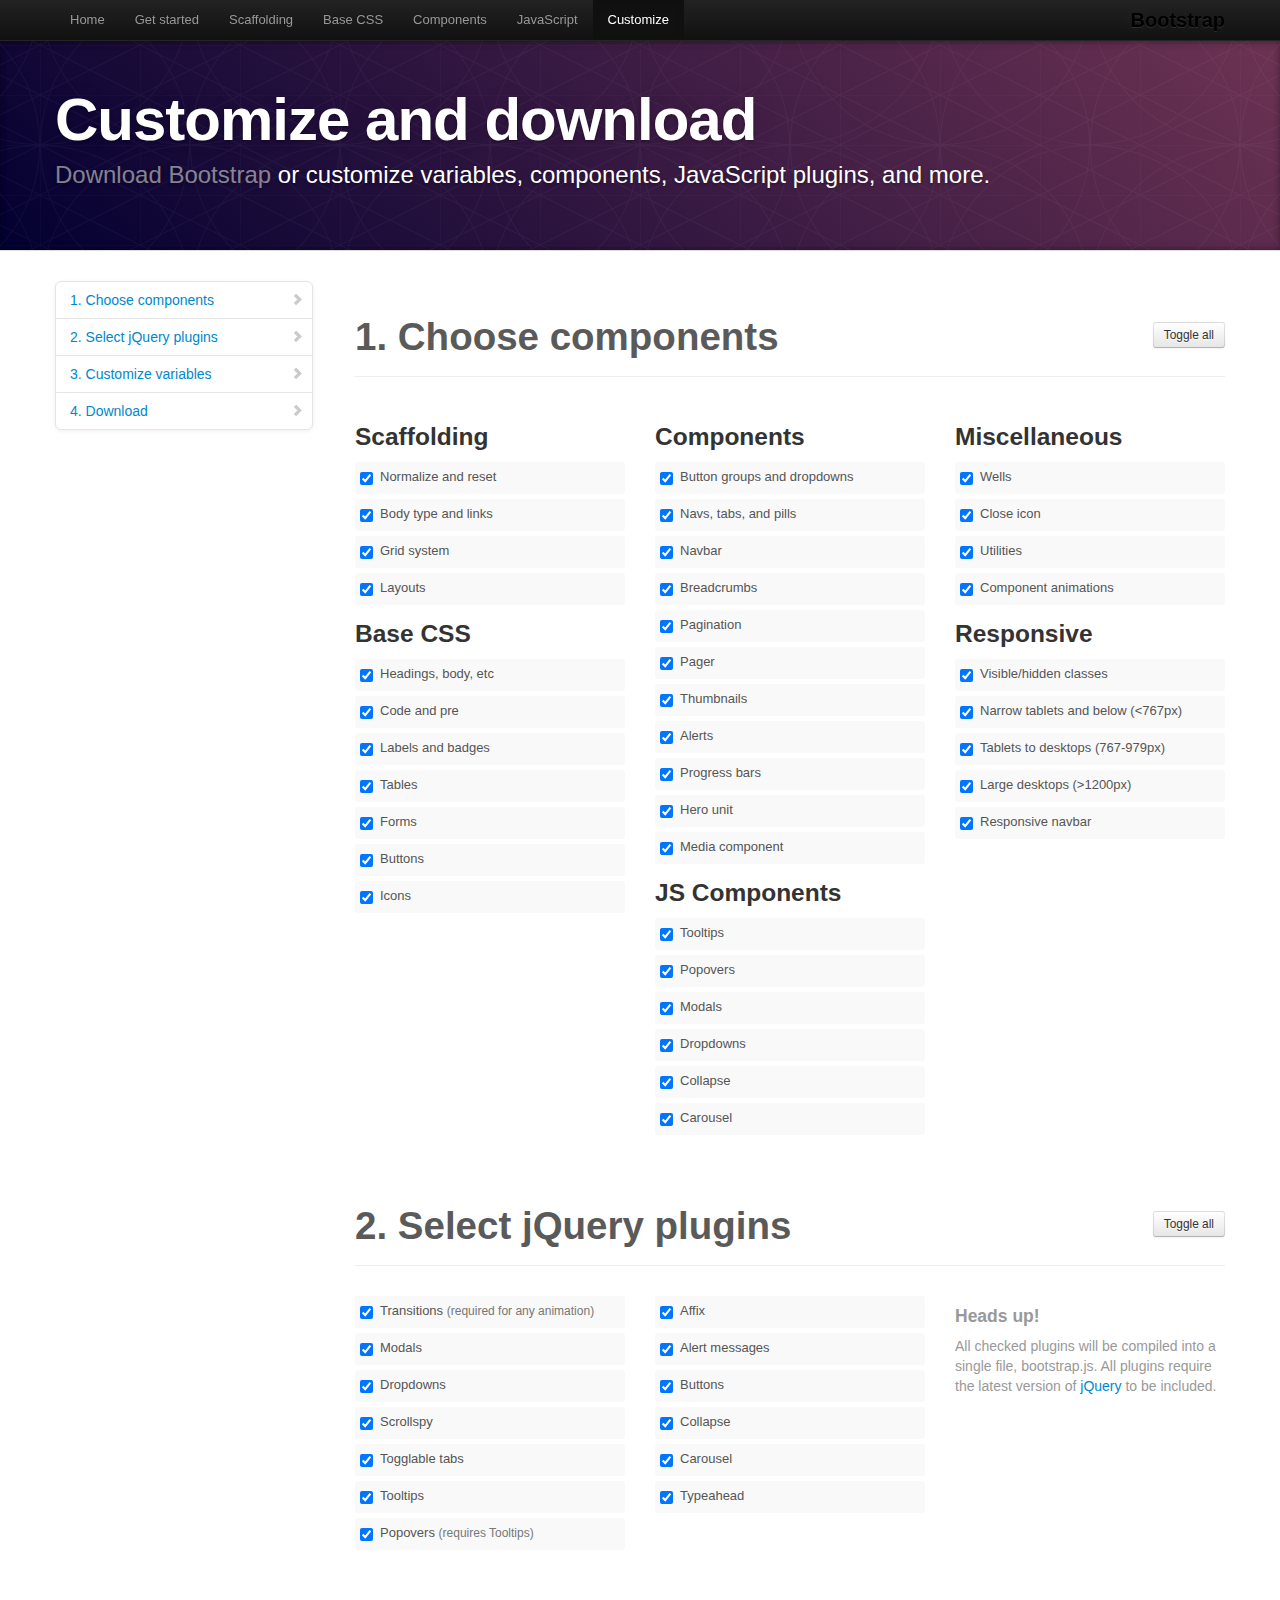
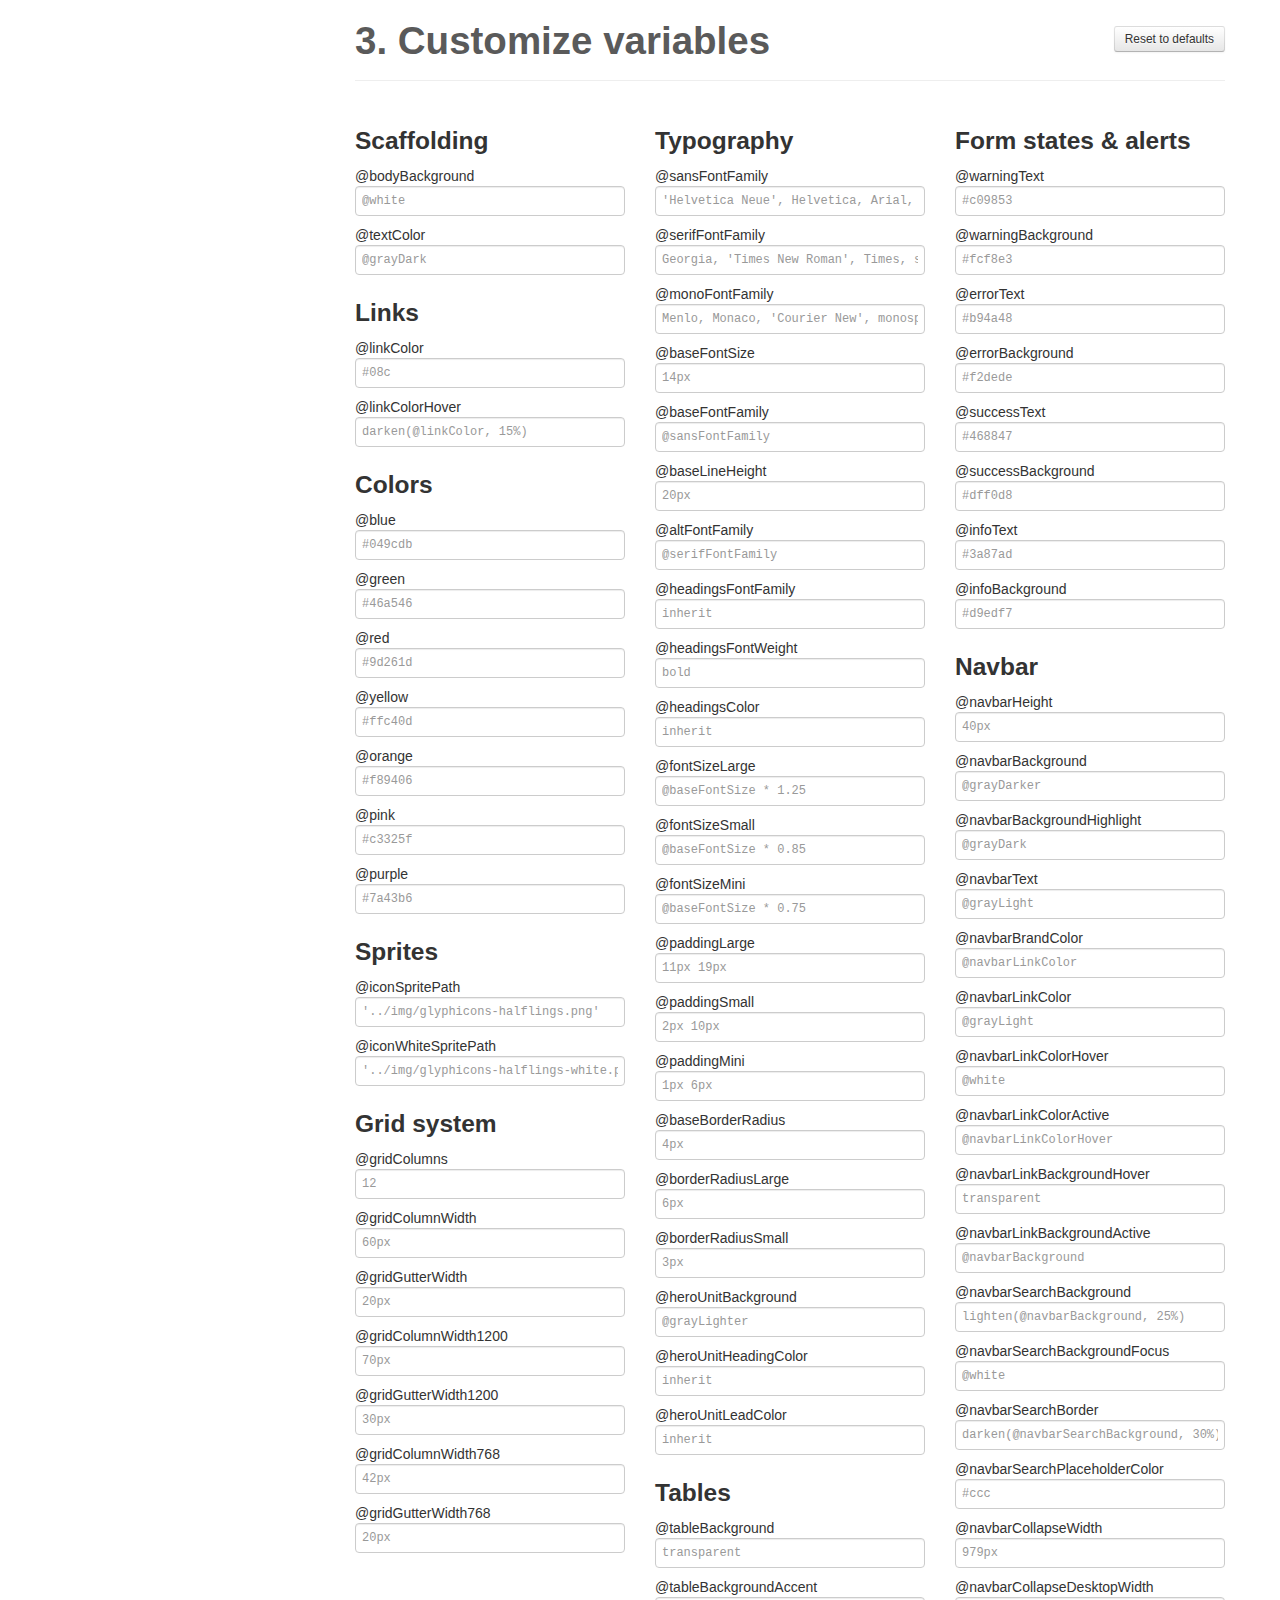
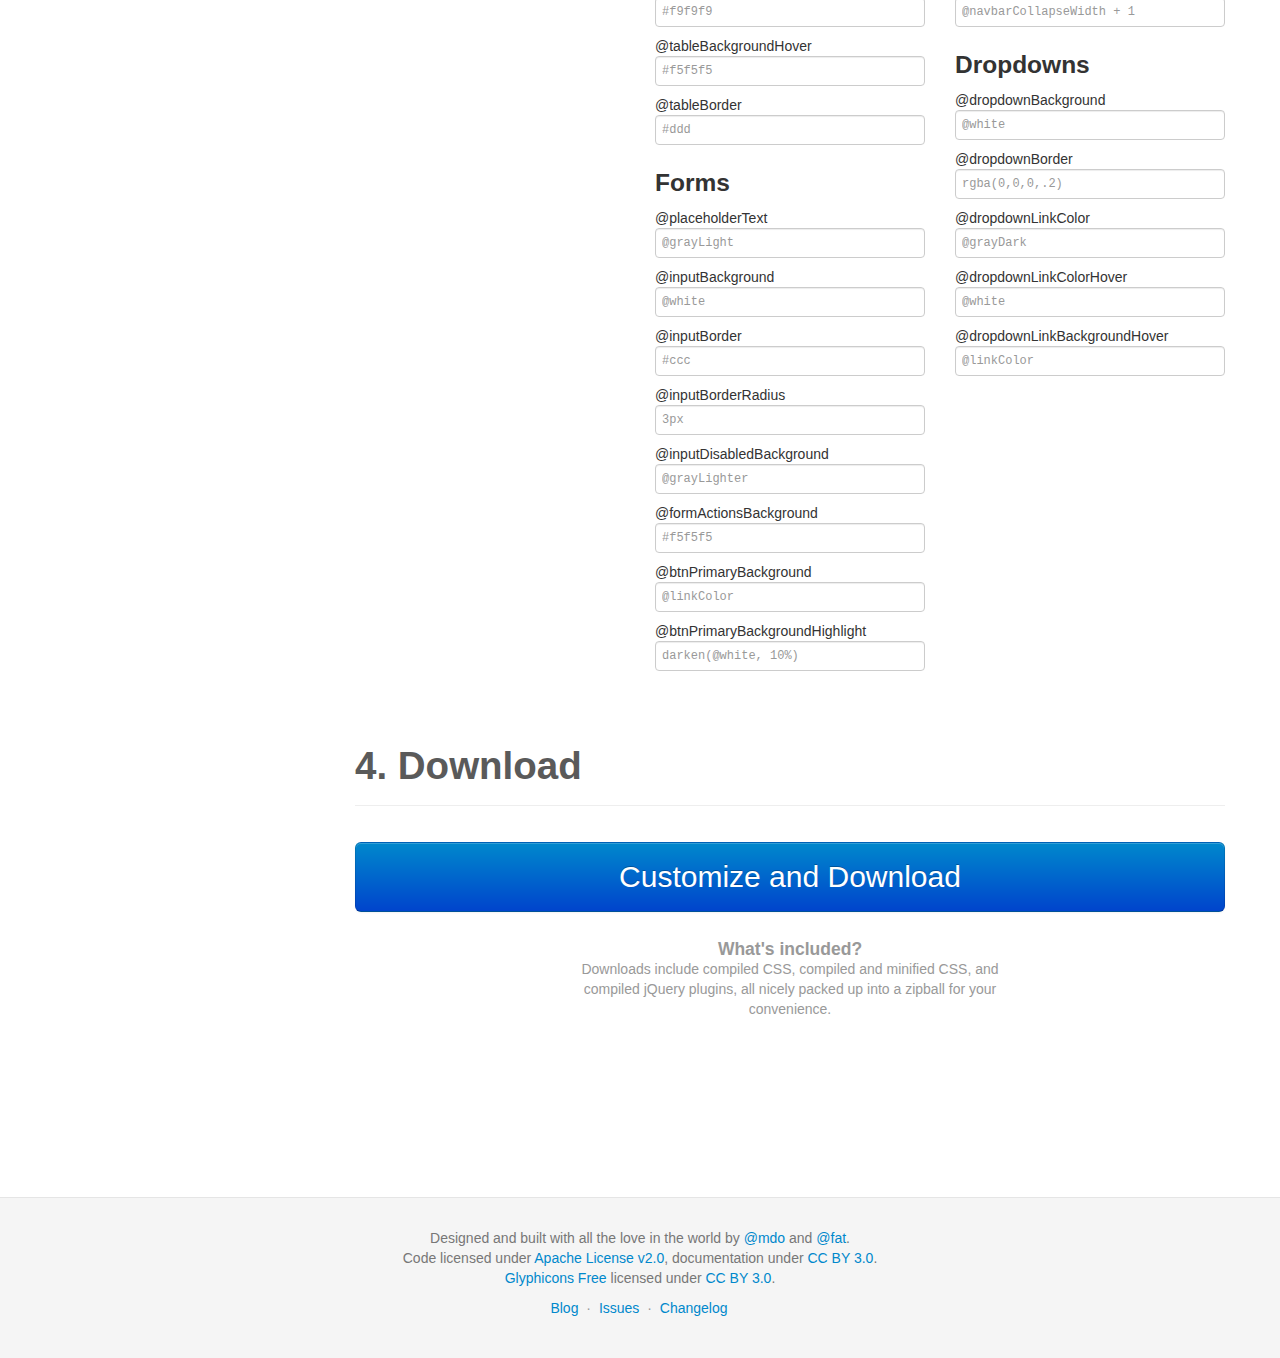
<file: fahrplan/static/bower_components/bootstrap-timepicker/spec/js/libs/bootstrap/docs/customize.html>
<!DOCTYPE html>
<html lang="en">
  <head>
    <meta charset="utf-8">
    <title>Customize · Bootstrap</title>
    <meta name="viewport" content="width=device-width, initial-scale=1.0">
    <meta name="description" content="">
    <meta name="author" content="">

    <!-- Le styles -->
    <link href="assets/css/bootstrap.css" rel="stylesheet">
    <link href="assets/css/bootstrap-responsive.css" rel="stylesheet">
    <link href="assets/css/docs.css" rel="stylesheet">
    <link href="assets/js/google-code-prettify/prettify.css" rel="stylesheet">

    <!-- Le HTML5 shim, for IE6-8 support of HTML5 elements -->
    <!--[if lt IE 9]>
      <script src="assets/js/html5shiv.js"></script>
    <![endif]-->

    <!-- Le fav and touch icons -->
    <link rel="apple-touch-icon-precomposed" sizes="144x144" href="assets/ico/apple-touch-icon-144-precomposed.png">
    <link rel="apple-touch-icon-precomposed" sizes="114x114" href="assets/ico/apple-touch-icon-114-precomposed.png">
      <link rel="apple-touch-icon-precomposed" sizes="72x72" href="assets/ico/apple-touch-icon-72-precomposed.png">
                    <link rel="apple-touch-icon-precomposed" href="assets/ico/apple-touch-icon-57-precomposed.png">
                                   <link rel="shortcut icon" href="assets/ico/favicon.png">

    <script type="text/javascript">
      var _gaq = _gaq || [];
      _gaq.push(['_setAccount', 'UA-146052-10']);
      _gaq.push(['_trackPageview']);
      (function() {
        var ga = document.createElement('script'); ga.type = 'text/javascript'; ga.async = true;
        ga.src = ('https:' == document.location.protocol ? 'https://ssl' : 'http://www') + '.google-analytics.com/ga.js';
        var s = document.getElementsByTagName('script')[0]; s.parentNode.insertBefore(ga, s);
      })();
    </script>
  </head>

  <body data-spy="scroll" data-target=".bs-docs-sidebar">

    <!-- Navbar
    ================================================== -->
    <div class="navbar navbar-inverse navbar-fixed-top">
      <div class="navbar-inner">
        <div class="container">
          <button type="button" class="btn btn-navbar" data-toggle="collapse" data-target=".nav-collapse">
            <span class="icon-bar"></span>
            <span class="icon-bar"></span>
            <span class="icon-bar"></span>
          </button>
          <a class="brand" href="./index.html">Bootstrap</a>
          <div class="nav-collapse collapse">
            <ul class="nav">
              <li class="">
                <a href="./index.html">Home</a>
              </li>
              <li class="">
                <a href="./getting-started.html">Get started</a>
              </li>
              <li class="">
                <a href="./scaffolding.html">Scaffolding</a>
              </li>
              <li class="">
                <a href="./base-css.html">Base CSS</a>
              </li>
              <li class="">
                <a href="./components.html">Components</a>
              </li>
              <li class="">
                <a href="./javascript.html">JavaScript</a>
              </li>
              <li class="active">
                <a href="./customize.html">Customize</a>
              </li>
            </ul>
          </div>
        </div>
      </div>
    </div>

<!-- Masthead
================================================== -->
<header class="jumbotron subhead" id="overview">
  <div class="container">
    <h1>Customize and download</h1>
    <p class="lead"><a href="https://github.com/twitter/bootstrap/archive/v2.3.2.zip">Download Bootstrap</a> or customize variables, components, JavaScript plugins, and more.</p>
  </div>
</header>


  <div class="container">

    <!-- Docs nav
    ================================================== -->
    <div class="row">
      <div class="span3 bs-docs-sidebar">
        <ul class="nav nav-list bs-docs-sidenav">
          <li><a href="#components"><i class="icon-chevron-right"></i> 1. Choose components</a></li>
          <li><a href="#plugins"><i class="icon-chevron-right"></i> 2. Select jQuery plugins</a></li>
          <li><a href="#variables"><i class="icon-chevron-right"></i> 3. Customize variables</a></li>
          <li><a href="#download"><i class="icon-chevron-right"></i> 4. Download</a></li>
        </ul>
      </div>
      <div class="span9">


        <!-- Customize form
        ================================================== -->
        <form>
          <section class="download" id="components">
            <div class="page-header">
              <a class="btn btn-small pull-right toggle-all" href="#">Toggle all</a>
              <h1>
                1. Choose components
              </h1>
            </div>
            <div class="row download-builder">
              <div class="span3">
                <h3>Scaffolding</h3>
                <label class="checkbox"><input checked="checked" type="checkbox" value="reset.less"> Normalize and reset</label>
                <label class="checkbox"><input checked="checked" type="checkbox" value="scaffolding.less"> Body type and links</label>
                <label class="checkbox"><input checked="checked" type="checkbox" value="grid.less"> Grid system</label>
                <label class="checkbox"><input checked="checked" type="checkbox" value="layouts.less"> Layouts</label>
                <h3>Base CSS</h3>
                <label class="checkbox"><input checked="checked" type="checkbox" value="type.less"> Headings, body, etc</label>
                <label class="checkbox"><input checked="checked" type="checkbox" value="code.less"> Code and pre</label>
                <label class="checkbox"><input checked="checked" type="checkbox" value="labels-badges.less"> Labels and badges</label>
                <label class="checkbox"><input checked="checked" type="checkbox" value="tables.less"> Tables</label>
                <label class="checkbox"><input checked="checked" type="checkbox" value="forms.less"> Forms</label>
                <label class="checkbox"><input checked="checked" type="checkbox" value="buttons.less"> Buttons</label>
                <label class="checkbox"><input checked="checked" type="checkbox" value="sprites.less"> Icons</label>
              </div><!-- /span -->
              <div class="span3">
                <h3>Components</h3>
                <label class="checkbox"><input checked="checked" type="checkbox" value="button-groups.less"> Button groups and dropdowns</label>
                <label class="checkbox"><input checked="checked" type="checkbox" value="navs.less"> Navs, tabs, and pills</label>
                <label class="checkbox"><input checked="checked" type="checkbox" value="navbar.less"> Navbar</label>
                <label class="checkbox"><input checked="checked" type="checkbox" value="breadcrumbs.less"> Breadcrumbs</label>
                <label class="checkbox"><input checked="checked" type="checkbox" value="pagination.less"> Pagination</label>
                <label class="checkbox"><input checked="checked" type="checkbox" value="pager.less"> Pager</label>
                <label class="checkbox"><input checked="checked" type="checkbox" value="thumbnails.less"> Thumbnails</label>
                <label class="checkbox"><input checked="checked" type="checkbox" value="alerts.less"> Alerts</label>
                <label class="checkbox"><input checked="checked" type="checkbox" value="progress-bars.less"> Progress bars</label>
                <label class="checkbox"><input checked="checked" type="checkbox" value="hero-unit.less"> Hero unit</label>
                <label class="checkbox"><input checked="checked" type="checkbox" value="media.less"> Media component</label>
                <h3>JS Components</h3>
                <label class="checkbox"><input checked="checked" type="checkbox" value="tooltip.less"> Tooltips</label>
                <label class="checkbox"><input checked="checked" type="checkbox" value="popovers.less"> Popovers</label>
                <label class="checkbox"><input checked="checked" type="checkbox" value="modals.less"> Modals</label>
                <label class="checkbox"><input checked="checked" type="checkbox" value="dropdowns.less"> Dropdowns</label>
                <label class="checkbox"><input checked="checked" type="checkbox" value="accordion.less"> Collapse</label>
                <label class="checkbox"><input checked="checked" type="checkbox" value="carousel.less"> Carousel</label>
              </div><!-- /span -->
              <div class="span3">
                <h3>Miscellaneous</h3>
                <label class="checkbox"><input checked="checked" type="checkbox" value="wells.less"> Wells</label>
                <label class="checkbox"><input checked="checked" type="checkbox" value="close.less"> Close icon</label>
                <label class="checkbox"><input checked="checked" type="checkbox" value="utilities.less"> Utilities</label>
                <label class="checkbox"><input checked="checked" type="checkbox" value="component-animations.less"> Component animations</label>
                <h3>Responsive</h3>
                <label class="checkbox"><input checked="checked" type="checkbox" value="responsive-utilities.less"> Visible/hidden classes</label>
                <label class="checkbox"><input checked="checked" type="checkbox" value="responsive-767px-max.less"> Narrow tablets and below (<767px)</label>
                <label class="checkbox"><input checked="checked" type="checkbox" value="responsive-768px-979px.less"> Tablets to desktops (767-979px)</label>
                <label class="checkbox"><input checked="checked" type="checkbox" value="responsive-1200px-min.less"> Large desktops (>1200px)</label>
                <label class="checkbox"><input checked="checked" type="checkbox" value="responsive-navbar.less"> Responsive navbar</label>
              </div><!-- /span -->
            </div><!-- /row -->
          </section>

          <section class="download" id="plugins">
            <div class="page-header">
              <a class="btn btn-small pull-right toggle-all" href="#">Toggle all</a>
              <h1>
                2. Select jQuery plugins
              </h1>
            </div>
            <div class="row download-builder">
              <div class="span3">
                <label class="checkbox">
                  <input type="checkbox" checked="true" value="bootstrap-transition.js">
                  Transitions <small>(required for any animation)</small>
                </label>
                <label class="checkbox">
                  <input type="checkbox" checked="true" value="bootstrap-modal.js">
                  Modals
                </label>
                <label class="checkbox">
                  <input type="checkbox" checked="true" value="bootstrap-dropdown.js">
                  Dropdowns
                </label>
                <label class="checkbox">
                  <input type="checkbox" checked="true" value="bootstrap-scrollspy.js">
                  Scrollspy
                </label>
                <label class="checkbox">
                  <input type="checkbox" checked="true" value="bootstrap-tab.js">
                  Togglable tabs
                </label>
                <label class="checkbox">
                  <input type="checkbox" checked="true" value="bootstrap-tooltip.js">
                  Tooltips
                </label>
                <label class="checkbox">
                  <input type="checkbox" checked="true" value="bootstrap-popover.js">
                  Popovers <small>(requires Tooltips)</small>
                </label>
              </div><!-- /span -->
              <div class="span3">
                <label class="checkbox">
                  <input type="checkbox" checked="true" value="bootstrap-affix.js">
                  Affix
                </label>
                <label class="checkbox">
                  <input type="checkbox" checked="true" value="bootstrap-alert.js">
                  Alert messages
                </label>
                <label class="checkbox">
                  <input type="checkbox" checked="true" value="bootstrap-button.js">
                  Buttons
                </label>
                <label class="checkbox">
                  <input type="checkbox" checked="true" value="bootstrap-collapse.js">
                  Collapse
                </label>
                <label class="checkbox">
                  <input type="checkbox" checked="true" value="bootstrap-carousel.js">
                  Carousel
                </label>
                <label class="checkbox">
                  <input type="checkbox" checked="true" value="bootstrap-typeahead.js">
                  Typeahead
                </label>
              </div><!-- /span -->
              <div class="span3">
                <h4 class="muted">Heads up!</h4>
                <p class="muted">All checked plugins will be compiled into a single file, bootstrap.js. All plugins require the latest version of <a href="http://jquery.com/" target="_blank">jQuery</a> to be included.</p>
              </div><!-- /span -->
            </div><!-- /row -->
          </section>


          <section class="download" id="variables">
            <div class="page-header">
              <a class="btn btn-small pull-right toggle-all" href="#">Reset to defaults</a>
              <h1>
                3. Customize variables
              </h1>
            </div>
            <div class="row download-builder">
              <div class="span3">
                <h3>Scaffolding</h3>
                <label>@bodyBackground</label>
                <input type="text" class="span3" placeholder="@white">
                <label>@textColor</label>
                <input type="text" class="span3" placeholder="@grayDark">

                <h3>Links</h3>
                <label>@linkColor</label>
                <input type="text" class="span3" placeholder="#08c">
                <label>@linkColorHover</label>
                <input type="text" class="span3" placeholder="darken(@linkColor, 15%)">
                <h3>Colors</h3>
                <label>@blue</label>
                <input type="text" class="span3" placeholder="#049cdb">
                <label>@green</label>
                <input type="text" class="span3" placeholder="#46a546">
                <label>@red</label>
                <input type="text" class="span3" placeholder="#9d261d">
                <label>@yellow</label>
                <input type="text" class="span3" placeholder="#ffc40d">
                <label>@orange</label>
                <input type="text" class="span3" placeholder="#f89406">
                <label>@pink</label>
                <input type="text" class="span3" placeholder="#c3325f">
                <label>@purple</label>
                <input type="text" class="span3" placeholder="#7a43b6">

                <h3>Sprites</h3>
                <label>@iconSpritePath</label>
                <input type="text" class="span3" placeholder="'../img/glyphicons-halflings.png'">
                <label>@iconWhiteSpritePath</label>
                <input type="text" class="span3" placeholder="'../img/glyphicons-halflings-white.png'">

                <h3>Grid system</h3>
                <label>@gridColumns</label>
                <input type="text" class="span3" placeholder="12">
                <label>@gridColumnWidth</label>
                <input type="text" class="span3" placeholder="60px">
                <label>@gridGutterWidth</label>
                <input type="text" class="span3" placeholder="20px">
                <label>@gridColumnWidth1200</label>
                <input type="text" class="span3" placeholder="70px">
                <label>@gridGutterWidth1200</label>
                <input type="text" class="span3" placeholder="30px">
                <label>@gridColumnWidth768</label>
                <input type="text" class="span3" placeholder="42px">
                <label>@gridGutterWidth768</label>
                <input type="text" class="span3" placeholder="20px">

              </div><!-- /span -->
              <div class="span3">

                <h3>Typography</h3>
                <label>@sansFontFamily</label>
                <input type="text" class="span3" placeholder="'Helvetica Neue', Helvetica, Arial, sans-serif">
                <label>@serifFontFamily</label>
                <input type="text" class="span3" placeholder="Georgia, 'Times New Roman', Times, serif">
                <label>@monoFontFamily</label>
                <input type="text" class="span3" placeholder="Menlo, Monaco, 'Courier New', monospace">

                <label>@baseFontSize</label>
                <input type="text" class="span3" placeholder="14px">
                <label>@baseFontFamily</label>
                <input type="text" class="span3" placeholder="@sansFontFamily">
                <label>@baseLineHeight</label>
                <input type="text" class="span3" placeholder="20px">

                <label>@altFontFamily</label>
                <input type="text" class="span3" placeholder="@serifFontFamily">
                <label>@headingsFontFamily</label>
                <input type="text" class="span3" placeholder="inherit">
                <label>@headingsFontWeight</label>
                <input type="text" class="span3" placeholder="bold">
                <label>@headingsColor</label>
                <input type="text" class="span3" placeholder="inherit">

                <label>@fontSizeLarge</label>
                <input type="text" class="span3" placeholder="@baseFontSize * 1.25">
                <label>@fontSizeSmall</label>
                <input type="text" class="span3" placeholder="@baseFontSize * 0.85">
                <label>@fontSizeMini</label>
                <input type="text" class="span3" placeholder="@baseFontSize * 0.75">

                <label>@paddingLarge</label>
                <input type="text" class="span3" placeholder="11px 19px">
                <label>@paddingSmall</label>
                <input type="text" class="span3" placeholder="2px 10px">
                <label>@paddingMini</label>
                <input type="text" class="span3" placeholder="1px 6px">

                <label>@baseBorderRadius</label>
                <input type="text" class="span3" placeholder="4px">
                <label>@borderRadiusLarge</label>
                <input type="text" class="span3" placeholder="6px">
                <label>@borderRadiusSmall</label>
                <input type="text" class="span3" placeholder="3px">

                <label>@heroUnitBackground</label>
                <input type="text" class="span3" placeholder="@grayLighter">
                <label>@heroUnitHeadingColor</label>
                <input type="text" class="span3" placeholder="inherit">
                <label>@heroUnitLeadColor</label>
                <input type="text" class="span3" placeholder="inherit">

                <h3>Tables</h3>
                <label>@tableBackground</label>
                <input type="text" class="span3" placeholder="transparent">
                <label>@tableBackgroundAccent</label>
                <input type="text" class="span3" placeholder="#f9f9f9">
                <label>@tableBackgroundHover</label>
                <input type="text" class="span3" placeholder="#f5f5f5">
                <label>@tableBorder</label>
                <input type="text" class="span3" placeholder="#ddd">

                <h3>Forms</h3>
                <label>@placeholderText</label>
                <input type="text" class="span3" placeholder="@grayLight">
                <label>@inputBackground</label>
                <input type="text" class="span3" placeholder="@white">
                <label>@inputBorder</label>
                <input type="text" class="span3" placeholder="#ccc">
                <label>@inputBorderRadius</label>
                <input type="text" class="span3" placeholder="3px">
                <label>@inputDisabledBackground</label>
                <input type="text" class="span3" placeholder="@grayLighter">
                <label>@formActionsBackground</label>
                <input type="text" class="span3" placeholder="#f5f5f5">
                <label>@btnPrimaryBackground</label>
                <input type="text" class="span3" placeholder="@linkColor">
                <label>@btnPrimaryBackgroundHighlight</label>
                <input type="text" class="span3" placeholder="darken(@white, 10%)">

              </div><!-- /span -->
              <div class="span3">

                <h3>Form states &amp; alerts</h3>
                <label>@warningText</label>
                <input type="text" class="span3" placeholder="#c09853">
                <label>@warningBackground</label>
                <input type="text" class="span3" placeholder="#fcf8e3">
                <label>@errorText</label>
                <input type="text" class="span3" placeholder="#b94a48">
                <label>@errorBackground</label>
                <input type="text" class="span3" placeholder="#f2dede">
                <label>@successText</label>
                <input type="text" class="span3" placeholder="#468847">
                <label>@successBackground</label>
                <input type="text" class="span3" placeholder="#dff0d8">
                <label>@infoText</label>
                <input type="text" class="span3" placeholder="#3a87ad">
                <label>@infoBackground</label>
                <input type="text" class="span3" placeholder="#d9edf7">

                <h3>Navbar</h3>
                <label>@navbarHeight</label>
                <input type="text" class="span3" placeholder="40px">
                <label>@navbarBackground</label>
                <input type="text" class="span3" placeholder="@grayDarker">
                <label>@navbarBackgroundHighlight</label>
                <input type="text" class="span3" placeholder="@grayDark">
                <label>@navbarText</label>
                <input type="text" class="span3" placeholder="@grayLight">
                <label>@navbarBrandColor</label>
                <input type="text" class="span3" placeholder="@navbarLinkColor">
                <label>@navbarLinkColor</label>
                <input type="text" class="span3" placeholder="@grayLight">
                <label>@navbarLinkColorHover</label>
                <input type="text" class="span3" placeholder="@white">
                <label>@navbarLinkColorActive</label>
                <input type="text" class="span3" placeholder="@navbarLinkColorHover">
                <label>@navbarLinkBackgroundHover</label>
                <input type="text" class="span3" placeholder="transparent">
                <label>@navbarLinkBackgroundActive</label>
                <input type="text" class="span3" placeholder="@navbarBackground">
                <label>@navbarSearchBackground</label>
                <input type="text" class="span3" placeholder="lighten(@navbarBackground, 25%)">
                <label>@navbarSearchBackgroundFocus</label>
                <input type="text" class="span3" placeholder="@white">
                <label>@navbarSearchBorder</label>
                <input type="text" class="span3" placeholder="darken(@navbarSearchBackground, 30%)">
                <label>@navbarSearchPlaceholderColor</label>
                <input type="text" class="span3" placeholder="#ccc">

                <label>@navbarCollapseWidth</label>
                <input type="text" class="span3" placeholder="979px">
                <label>@navbarCollapseDesktopWidth</label>
                <input type="text" class="span3" placeholder="@navbarCollapseWidth + 1">

                <h3>Dropdowns</h3>
                <label>@dropdownBackground</label>
                <input type="text" class="span3" placeholder="@white">
                <label>@dropdownBorder</label>
                <input type="text" class="span3" placeholder="rgba(0,0,0,.2)">
                <label>@dropdownLinkColor</label>
                <input type="text" class="span3" placeholder="@grayDark">
                <label>@dropdownLinkColorHover</label>
                <input type="text" class="span3" placeholder="@white">
                <label>@dropdownLinkBackgroundHover</label>
                <input type="text" class="span3" placeholder="@linkColor">
              </div><!-- /span -->
            </div><!-- /row -->
          </section>

          <section class="download" id="download">
            <div class="page-header">
              <h1>
                4. Download
              </h1>
            </div>
            <div class="download-btn">
              <a class="btn btn-primary" href="#" onclick="_gaq.push(['_trackEvent', 'Customize', 'Download', 'Customize and Download']);">Customize and Download</a>
              <h4>What's included?</h4>
              <p>Downloads include compiled CSS, compiled and minified CSS, and compiled jQuery plugins, all nicely packed up into a zipball for your convenience.</p>
            </div>
          </section><!-- /download -->
        </form>



      </div>
    </div>

  </div>



    <!-- Footer
    ================================================== -->
    <footer class="footer">
      <div class="container">
        <p>Designed and built with all the love in the world by <a href="http://twitter.com/mdo" target="_blank">@mdo</a> and <a href="http://twitter.com/fat" target="_blank">@fat</a>.</p>
        <p>Code licensed under <a href="http://www.apache.org/licenses/LICENSE-2.0" target="_blank">Apache License v2.0</a>, documentation under <a href="http://creativecommons.org/licenses/by/3.0/">CC BY 3.0</a>.</p>
        <p><a href="http://glyphicons.com">Glyphicons Free</a> licensed under <a href="http://creativecommons.org/licenses/by/3.0/">CC BY 3.0</a>.</p>
        <ul class="footer-links">
          <li><a href="http://blog.getbootstrap.com">Blog</a></li>
          <li class="muted">&middot;</li>
          <li><a href="https://github.com/twbs/bootstrap/issues?state=open">Issues</a></li>
          <li class="muted">&middot;</li>
          <li><a href="https://github.com/twbs/bootstrap/releases">Changelog</a></li>
        </ul>
      </div>
    </footer>



    <!-- Le javascript
    ================================================== -->
    <!-- Placed at the end of the document so the pages load faster -->
    <script type="text/javascript" src="http://platform.twitter.com/widgets.js"></script>
    <script src="assets/js/jquery.js"></script>
    <script src="assets/js/bootstrap-transition.js"></script>
    <script src="assets/js/bootstrap-alert.js"></script>
    <script src="assets/js/bootstrap-modal.js"></script>
    <script src="assets/js/bootstrap-dropdown.js"></script>
    <script src="assets/js/bootstrap-scrollspy.js"></script>
    <script src="assets/js/bootstrap-tab.js"></script>
    <script src="assets/js/bootstrap-tooltip.js"></script>
    <script src="assets/js/bootstrap-popover.js"></script>
    <script src="assets/js/bootstrap-button.js"></script>
    <script src="assets/js/bootstrap-collapse.js"></script>
    <script src="assets/js/bootstrap-carousel.js"></script>
    <script src="assets/js/bootstrap-typeahead.js"></script>
    <script src="assets/js/bootstrap-affix.js"></script>

    <script src="assets/js/holder/holder.js"></script>
    <script src="assets/js/google-code-prettify/prettify.js"></script>

    <script src="assets/js/application.js"></script>


    <!-- Analytics
    ================================================== -->
    <script>
      var _gauges = _gauges || [];
      (function() {
        var t   = document.createElement('script');
        t.type  = 'text/javascript';
        t.async = true;
        t.id    = 'gauges-tracker';
        t.setAttribute('data-site-id', '4f0dc9fef5a1f55508000013');
        t.src = '//secure.gaug.es/track.js';
        var s = document.getElementsByTagName('script')[0];
        s.parentNode.insertBefore(t, s);
      })();
    </script>

  </body>
</html>
</file>
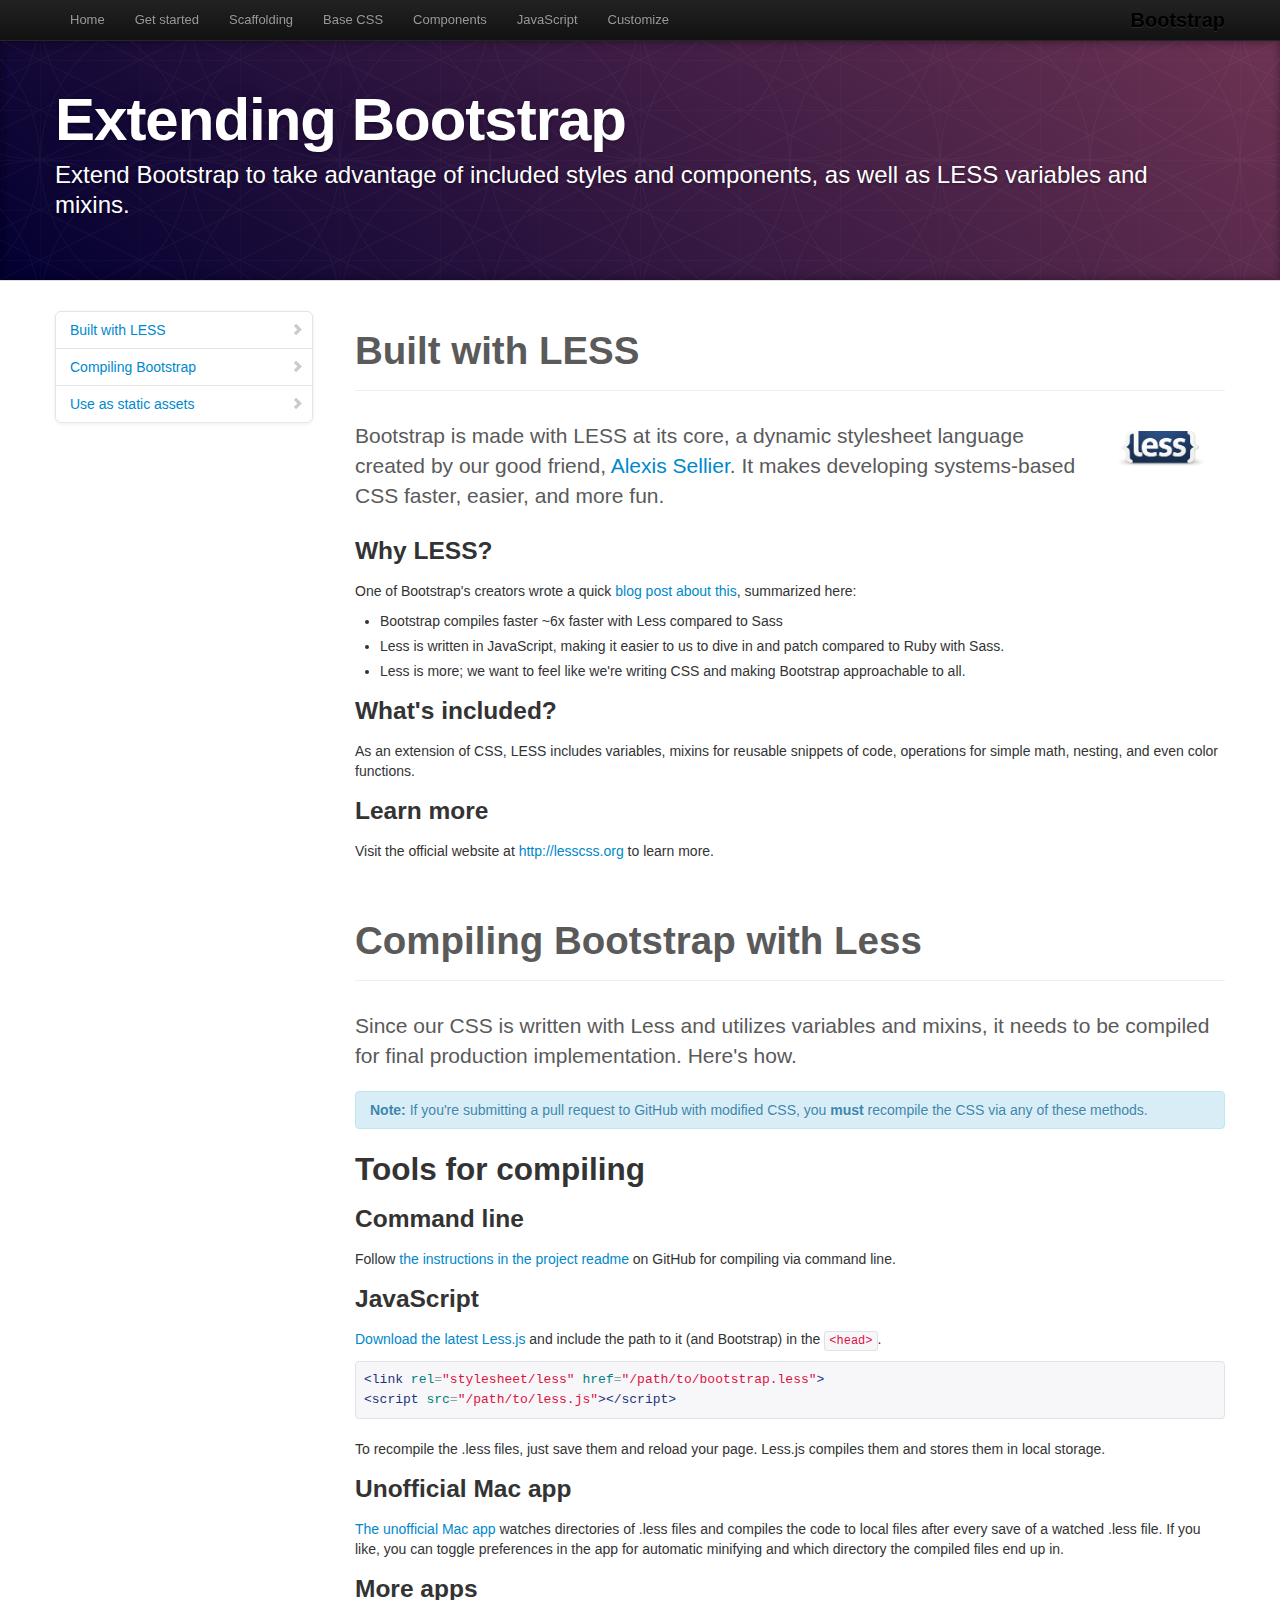
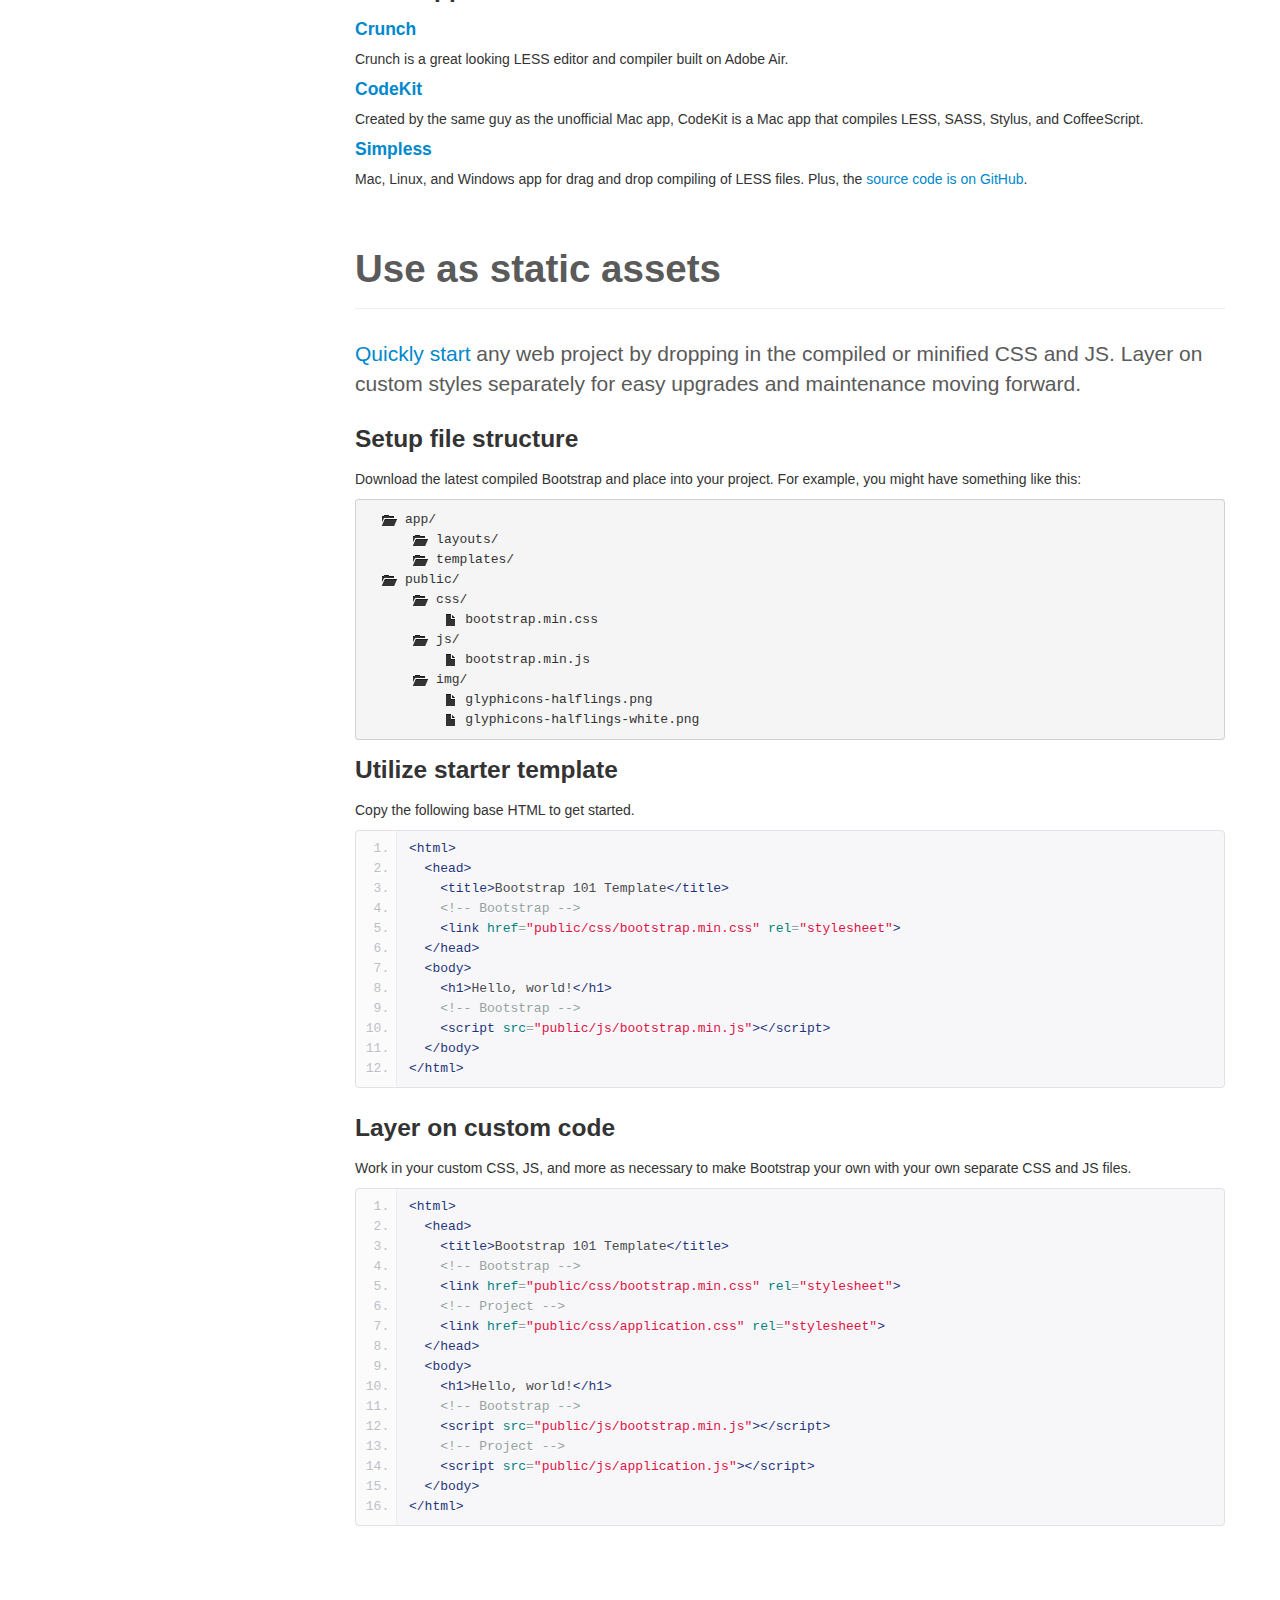
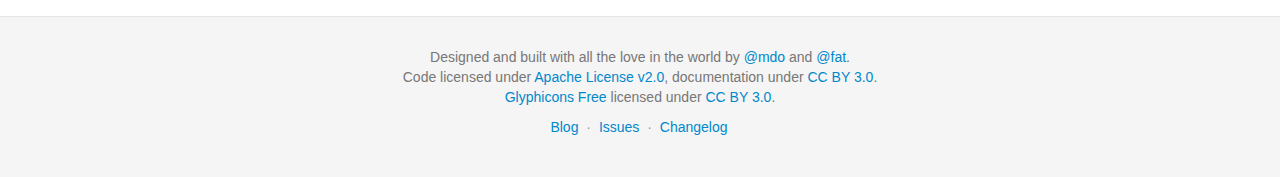
<file: fahrplan/static/bower_components/bootstrap-timepicker/spec/js/libs/bootstrap/docs/extend.html>
<!DOCTYPE html>
<html lang="en">
  <head>
    <meta charset="utf-8">
    <title>Extend · Bootstrap</title>
    <meta name="viewport" content="width=device-width, initial-scale=1.0">
    <meta name="description" content="">
    <meta name="author" content="">

    <!-- Le styles -->
    <link href="assets/css/bootstrap.css" rel="stylesheet">
    <link href="assets/css/bootstrap-responsive.css" rel="stylesheet">
    <link href="assets/css/docs.css" rel="stylesheet">
    <link href="assets/js/google-code-prettify/prettify.css" rel="stylesheet">

    <!-- Le HTML5 shim, for IE6-8 support of HTML5 elements -->
    <!--[if lt IE 9]>
      <script src="assets/js/html5shiv.js"></script>
    <![endif]-->

    <!-- Le fav and touch icons -->
    <link rel="apple-touch-icon-precomposed" sizes="144x144" href="assets/ico/apple-touch-icon-144-precomposed.png">
    <link rel="apple-touch-icon-precomposed" sizes="114x114" href="assets/ico/apple-touch-icon-114-precomposed.png">
      <link rel="apple-touch-icon-precomposed" sizes="72x72" href="assets/ico/apple-touch-icon-72-precomposed.png">
                    <link rel="apple-touch-icon-precomposed" href="assets/ico/apple-touch-icon-57-precomposed.png">
                                   <link rel="shortcut icon" href="assets/ico/favicon.png">

    <script type="text/javascript">
      var _gaq = _gaq || [];
      _gaq.push(['_setAccount', 'UA-146052-10']);
      _gaq.push(['_trackPageview']);
      (function() {
        var ga = document.createElement('script'); ga.type = 'text/javascript'; ga.async = true;
        ga.src = ('https:' == document.location.protocol ? 'https://ssl' : 'http://www') + '.google-analytics.com/ga.js';
        var s = document.getElementsByTagName('script')[0]; s.parentNode.insertBefore(ga, s);
      })();
    </script>
  </head>

  <body data-spy="scroll" data-target=".bs-docs-sidebar">

    <!-- Navbar
    ================================================== -->
    <div class="navbar navbar-inverse navbar-fixed-top">
      <div class="navbar-inner">
        <div class="container">
          <button type="button" class="btn btn-navbar" data-toggle="collapse" data-target=".nav-collapse">
            <span class="icon-bar"></span>
            <span class="icon-bar"></span>
            <span class="icon-bar"></span>
          </button>
          <a class="brand" href="./index.html">Bootstrap</a>
          <div class="nav-collapse collapse">
            <ul class="nav">
              <li class="">
                <a href="./index.html">Home</a>
              </li>
              <li class="">
                <a href="./getting-started.html">Get started</a>
              </li>
              <li class="">
                <a href="./scaffolding.html">Scaffolding</a>
              </li>
              <li class="">
                <a href="./base-css.html">Base CSS</a>
              </li>
              <li class="">
                <a href="./components.html">Components</a>
              </li>
              <li class="">
                <a href="./javascript.html">JavaScript</a>
              </li>
              <li class="">
                <a href="./customize.html">Customize</a>
              </li>
            </ul>
          </div>
        </div>
      </div>
    </div>

<!-- Subhead
================================================== -->
<header class="jumbotron subhead" id="overview">
  <div class="container">
    <h1>Extending Bootstrap</h1>
    <p class="lead">Extend Bootstrap to take advantage of included styles and components, as well as LESS variables and mixins.</p>
  <div>
</header>

  <div class="container">

    <!-- Docs nav
    ================================================== -->
    <div class="row">
      <div class="span3 bs-docs-sidebar">
        <ul class="nav nav-list bs-docs-sidenav">
          <li><a href="#built-with-less"><i class="icon-chevron-right"></i> Built with LESS</a></li>
          <li><a href="#compiling"><i class="icon-chevron-right"></i> Compiling Bootstrap</a></li>
          <li><a href="#static-assets"><i class="icon-chevron-right"></i> Use as static assets</a></li>
        </ul>
      </div>
      <div class="span9">



        <!-- BUILT WITH LESS
        ================================================== -->
        <section id="built-with-less">
          <div class="page-header">
            <h1>Built with LESS</h1>
          </div>

          <img style="float: right; height: 36px; margin: 10px 20px 20px" src="assets/img/less-logo-large.png" alt="LESS CSS">
          <p class="lead">Bootstrap is made with LESS at its core, a dynamic stylesheet language created by our good friend, <a href="http://cloudhead.io">Alexis Sellier</a>. It makes developing systems-based CSS faster, easier, and more fun.</p>

          <h3>Why LESS?</h3>
          <p>One of Bootstrap's creators wrote a quick <a href="http://www.wordsbyf.at/2012/03/08/why-less/">blog post about this</a>, summarized here:</p>
          <ul>
            <li>Bootstrap compiles faster ~6x faster with Less compared to Sass</li>
            <li>Less is written in JavaScript, making it easier to us to dive in and patch compared to Ruby with Sass.</li>
            <li>Less is more; we want to feel like we're writing CSS and making Bootstrap approachable to all.</li>
          </ul>

          <h3>What's included?</h3>
          <p>As an extension of CSS, LESS includes variables, mixins for reusable snippets of code, operations for simple math, nesting, and even color functions.</p>

          <h3>Learn more</h3>
          <p>Visit the official website at <a href="http://lesscss.org">http://lesscss.org</a> to learn more.</p>
        </section>



        <!-- COMPILING LESS AND BOOTSTRAP
        ================================================== -->
        <section id="compiling">
          <div class="page-header">
            <h1>Compiling Bootstrap with Less</h1>
          </div>

          <p class="lead">Since our CSS is written with Less and utilizes variables and mixins, it needs to be compiled for final production implementation. Here's how.</p>

          <div class="alert alert-info">
            <strong>Note:</strong> If you're submitting a pull request to GitHub with modified CSS, you <strong>must</strong> recompile the CSS via any of these methods.
          </div>

          <h2>Tools for compiling</h2>

          <h3>Command line</h3>
          <p>Follow <a href="https://github.com/twbs/bootstrap#developers">the instructions in the project readme</a> on GitHub for compiling via command line.</p>

          <h3>JavaScript</h3>
          <p><a href="http://lesscss.org/">Download the latest Less.js</a> and include the path to it (and Bootstrap) in the <code>&lt;head&gt;</code>.</p>
<pre class="prettyprint">
&lt;link rel="stylesheet/less" href="/path/to/bootstrap.less"&gt;
&lt;script src="/path/to/less.js"&gt;&lt;/script&gt;
</pre>
          <p>To recompile the .less files, just save them and reload your page. Less.js compiles them and stores them in local storage.</p>

          <h3>Unofficial Mac app</h3>
          <p><a href="http://incident57.com/less/">The unofficial Mac app</a> watches directories of .less files and compiles the code to local files after every save of a watched .less file. If you like, you can toggle preferences in the app for automatic minifying and which directory the compiled files end up in.</p>

          <h3>More apps</h3>
          <h4><a href="http://crunchapp.net/" target="_blank">Crunch</a></h4>
          <p>Crunch is a great looking LESS editor and compiler built on Adobe Air.</p>
          <h4><a href="http://incident57.com/codekit/" target="_blank">CodeKit</a></h4>
          <p>Created by the same guy as the unofficial Mac app, CodeKit is a Mac app that compiles LESS, SASS, Stylus, and CoffeeScript.</p>
          <h4><a href="http://wearekiss.com/simpless" target="_blank">Simpless</a></h4>
          <p>Mac, Linux, and Windows app for drag and drop compiling of LESS files. Plus, the <a href="https://github.com/Paratron/SimpLESS" target="_blank">source code is on GitHub</a>.</p>

        </section>



        <!-- Static assets
        ================================================== -->
        <section id="static-assets">
          <div class="page-header">
            <h1>Use as static assets</h1>
          </div>
          <p class="lead"><a href="./getting-started.html">Quickly start</a> any web project by dropping in the compiled or minified CSS and JS. Layer on custom styles separately for easy upgrades and maintenance moving forward.</p>

          <h3>Setup file structure</h3>
          <p>Download the latest compiled Bootstrap and place into your project. For example, you might have something like this:</p>
<pre>
  <span class="icon-folder-open"></span> app/
      <span class="icon-folder-open"></span> layouts/
      <span class="icon-folder-open"></span> templates/
  <span class="icon-folder-open"></span> public/
      <span class="icon-folder-open"></span> css/
          <span class="icon-file"></span> bootstrap.min.css
      <span class="icon-folder-open"></span> js/
          <span class="icon-file"></span> bootstrap.min.js
      <span class="icon-folder-open"></span> img/
          <span class="icon-file"></span> glyphicons-halflings.png
          <span class="icon-file"></span> glyphicons-halflings-white.png
</pre>

          <h3>Utilize starter template</h3>
          <p>Copy the following base HTML to get started.</p>
<pre class="prettyprint linenums">
&lt;html&gt;
  &lt;head&gt;
    &lt;title&gt;Bootstrap 101 Template&lt;/title&gt;
    &lt;!-- Bootstrap --&gt;
    &lt;link href="public/css/bootstrap.min.css" rel="stylesheet"&gt;
  &lt;/head&gt;
  &lt;body&gt;
    &lt;h1&gt;Hello, world!&lt;/h1&gt;
    &lt;!-- Bootstrap --&gt;
    &lt;script src="public/js/bootstrap.min.js"&gt;&lt;/script&gt;
  &lt;/body&gt;
&lt;/html&gt;
</pre>

          <h3>Layer on custom code</h3>
          <p>Work in your custom CSS, JS, and more as necessary to make Bootstrap your own with your own separate CSS and JS files.</p>
<pre class="prettyprint linenums">
&lt;html&gt;
  &lt;head&gt;
    &lt;title&gt;Bootstrap 101 Template&lt;/title&gt;
    &lt;!-- Bootstrap --&gt;
    &lt;link href="public/css/bootstrap.min.css" rel="stylesheet"&gt;
    &lt;!-- Project --&gt;
    &lt;link href="public/css/application.css" rel="stylesheet"&gt;
  &lt;/head&gt;
  &lt;body&gt;
    &lt;h1&gt;Hello, world!&lt;/h1&gt;
    &lt;!-- Bootstrap --&gt;
    &lt;script src="public/js/bootstrap.min.js"&gt;&lt;/script&gt;
    &lt;!-- Project --&gt;
    &lt;script src="public/js/application.js"&gt;&lt;/script&gt;
  &lt;/body&gt;
&lt;/html&gt;
</pre>

        </section>

      </div>
    </div>

  </div>



    <!-- Footer
    ================================================== -->
    <footer class="footer">
      <div class="container">
        <p>Designed and built with all the love in the world by <a href="http://twitter.com/mdo" target="_blank">@mdo</a> and <a href="http://twitter.com/fat" target="_blank">@fat</a>.</p>
        <p>Code licensed under <a href="http://www.apache.org/licenses/LICENSE-2.0" target="_blank">Apache License v2.0</a>, documentation under <a href="http://creativecommons.org/licenses/by/3.0/">CC BY 3.0</a>.</p>
        <p><a href="http://glyphicons.com">Glyphicons Free</a> licensed under <a href="http://creativecommons.org/licenses/by/3.0/">CC BY 3.0</a>.</p>
        <ul class="footer-links">
          <li><a href="http://blog.getbootstrap.com">Blog</a></li>
          <li class="muted">&middot;</li>
          <li><a href="https://github.com/twbs/bootstrap/issues?state=open">Issues</a></li>
          <li class="muted">&middot;</li>
          <li><a href="https://github.com/twbs/bootstrap/releases">Changelog</a></li>
        </ul>
      </div>
    </footer>



    <!-- Le javascript
    ================================================== -->
    <!-- Placed at the end of the document so the pages load faster -->
    <script type="text/javascript" src="http://platform.twitter.com/widgets.js"></script>
    <script src="assets/js/jquery.js"></script>
    <script src="assets/js/bootstrap-transition.js"></script>
    <script src="assets/js/bootstrap-alert.js"></script>
    <script src="assets/js/bootstrap-modal.js"></script>
    <script src="assets/js/bootstrap-dropdown.js"></script>
    <script src="assets/js/bootstrap-scrollspy.js"></script>
    <script src="assets/js/bootstrap-tab.js"></script>
    <script src="assets/js/bootstrap-tooltip.js"></script>
    <script src="assets/js/bootstrap-popover.js"></script>
    <script src="assets/js/bootstrap-button.js"></script>
    <script src="assets/js/bootstrap-collapse.js"></script>
    <script src="assets/js/bootstrap-carousel.js"></script>
    <script src="assets/js/bootstrap-typeahead.js"></script>
    <script src="assets/js/bootstrap-affix.js"></script>

    <script src="assets/js/holder/holder.js"></script>
    <script src="assets/js/google-code-prettify/prettify.js"></script>

    <script src="assets/js/application.js"></script>


    <!-- Analytics
    ================================================== -->
    <script>
      var _gauges = _gauges || [];
      (function() {
        var t   = document.createElement('script');
        t.type  = 'text/javascript';
        t.async = true;
        t.id    = 'gauges-tracker';
        t.setAttribute('data-site-id', '4f0dc9fef5a1f55508000013');
        t.src = '//secure.gaug.es/track.js';
        var s = document.getElementsByTagName('script')[0];
        s.parentNode.insertBefore(t, s);
      })();
    </script>

  </body>
</html>
</file>
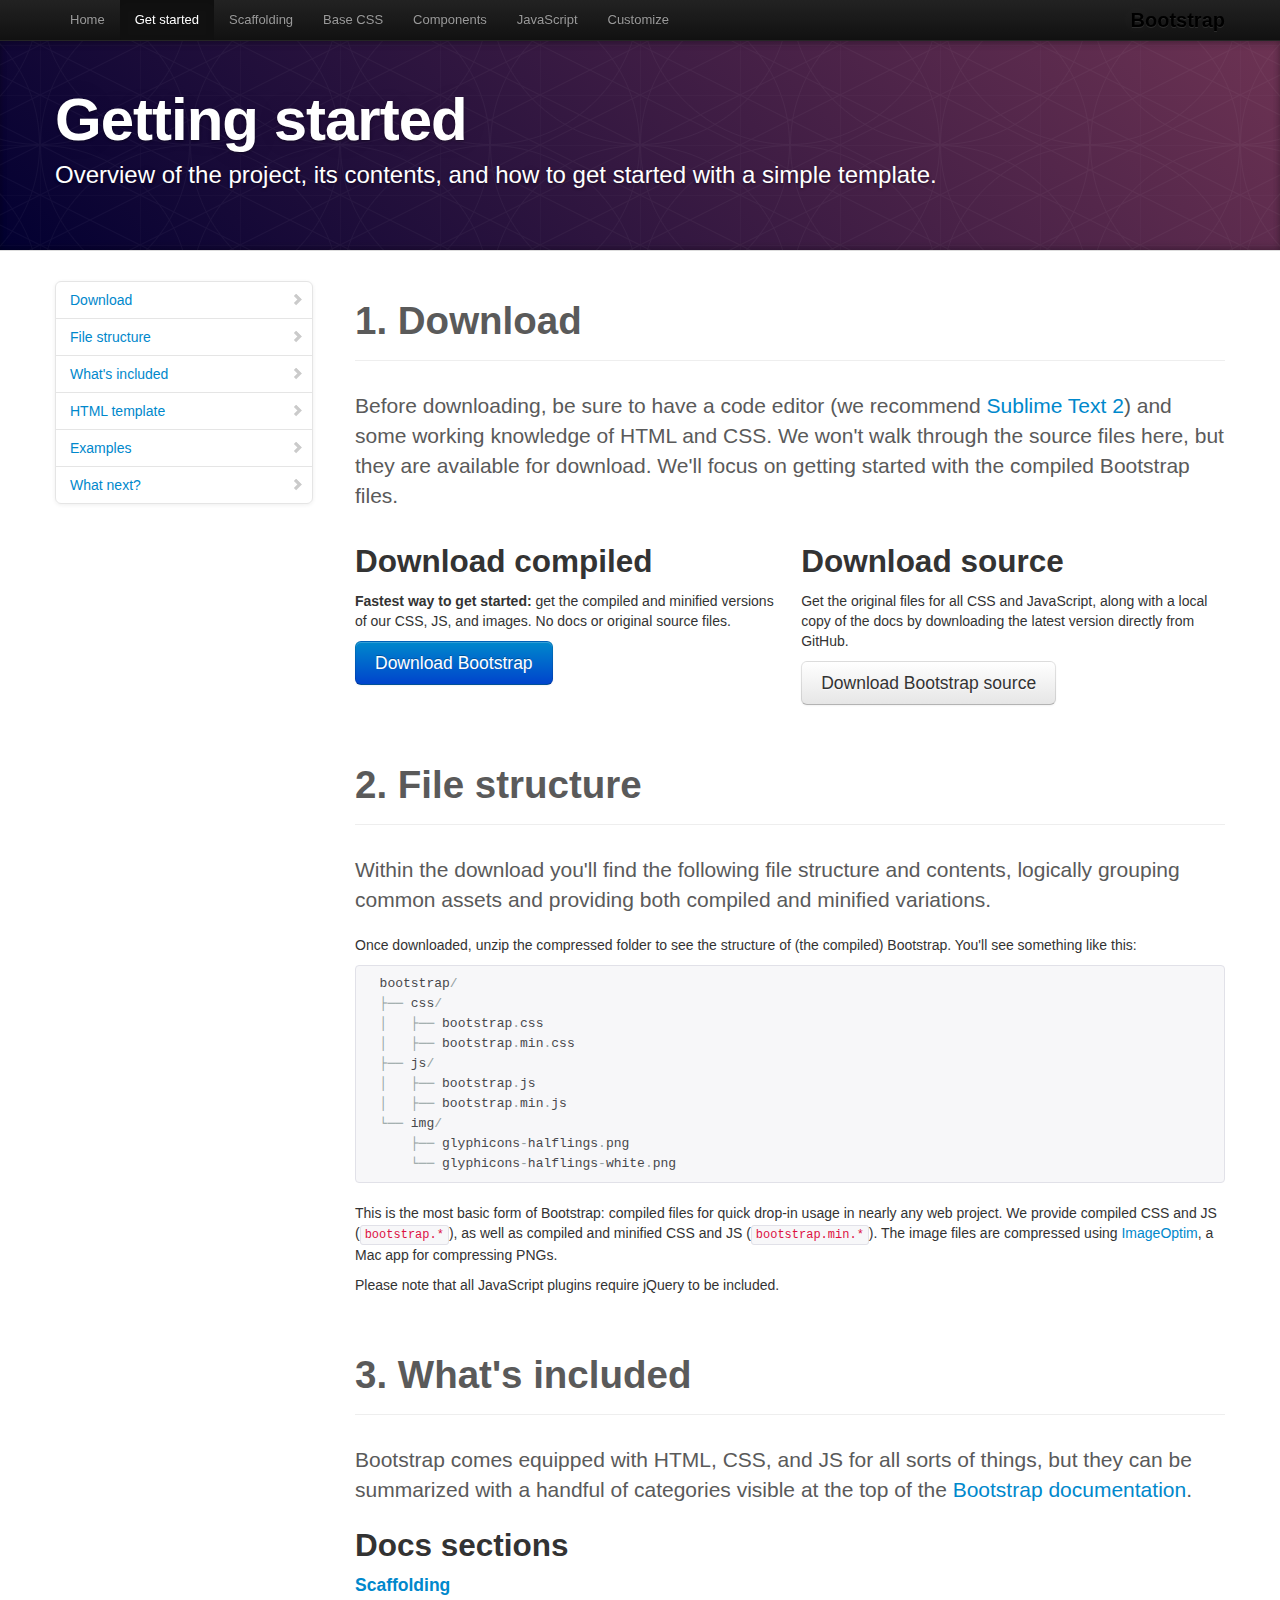
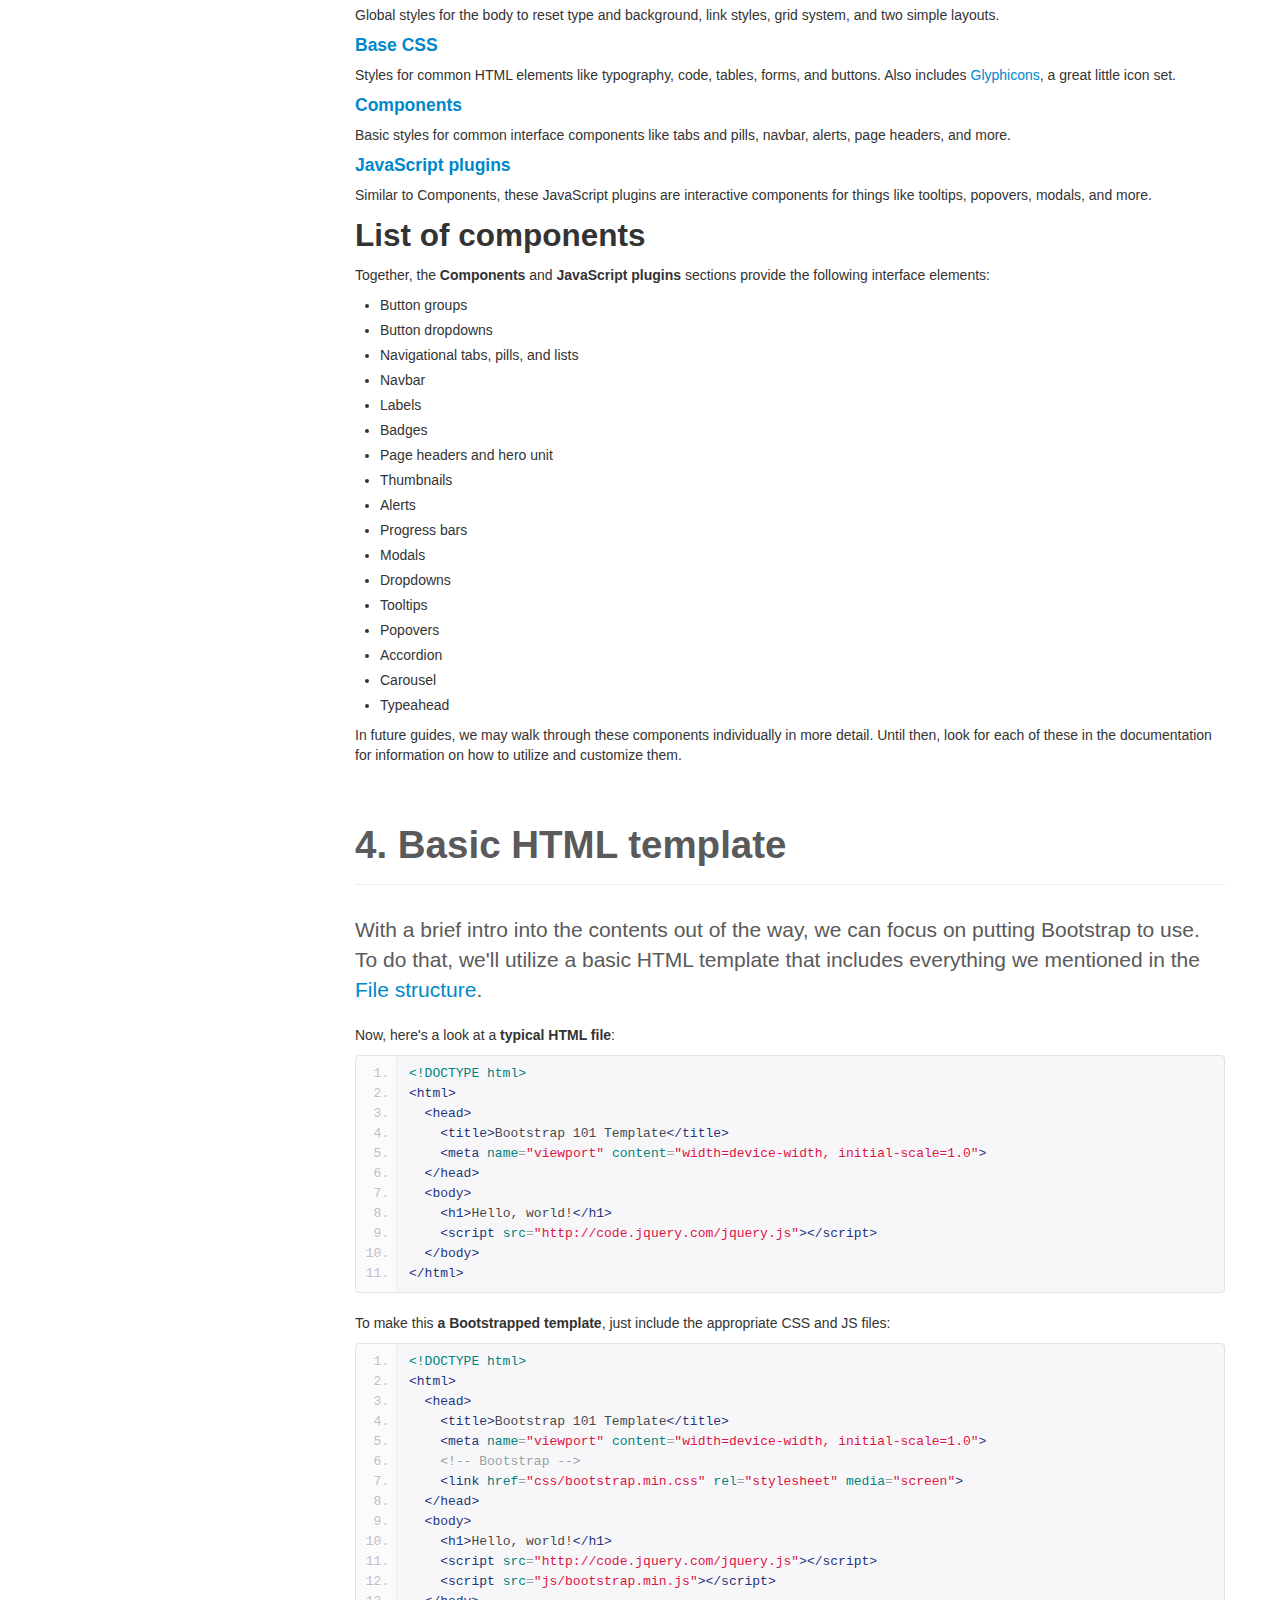
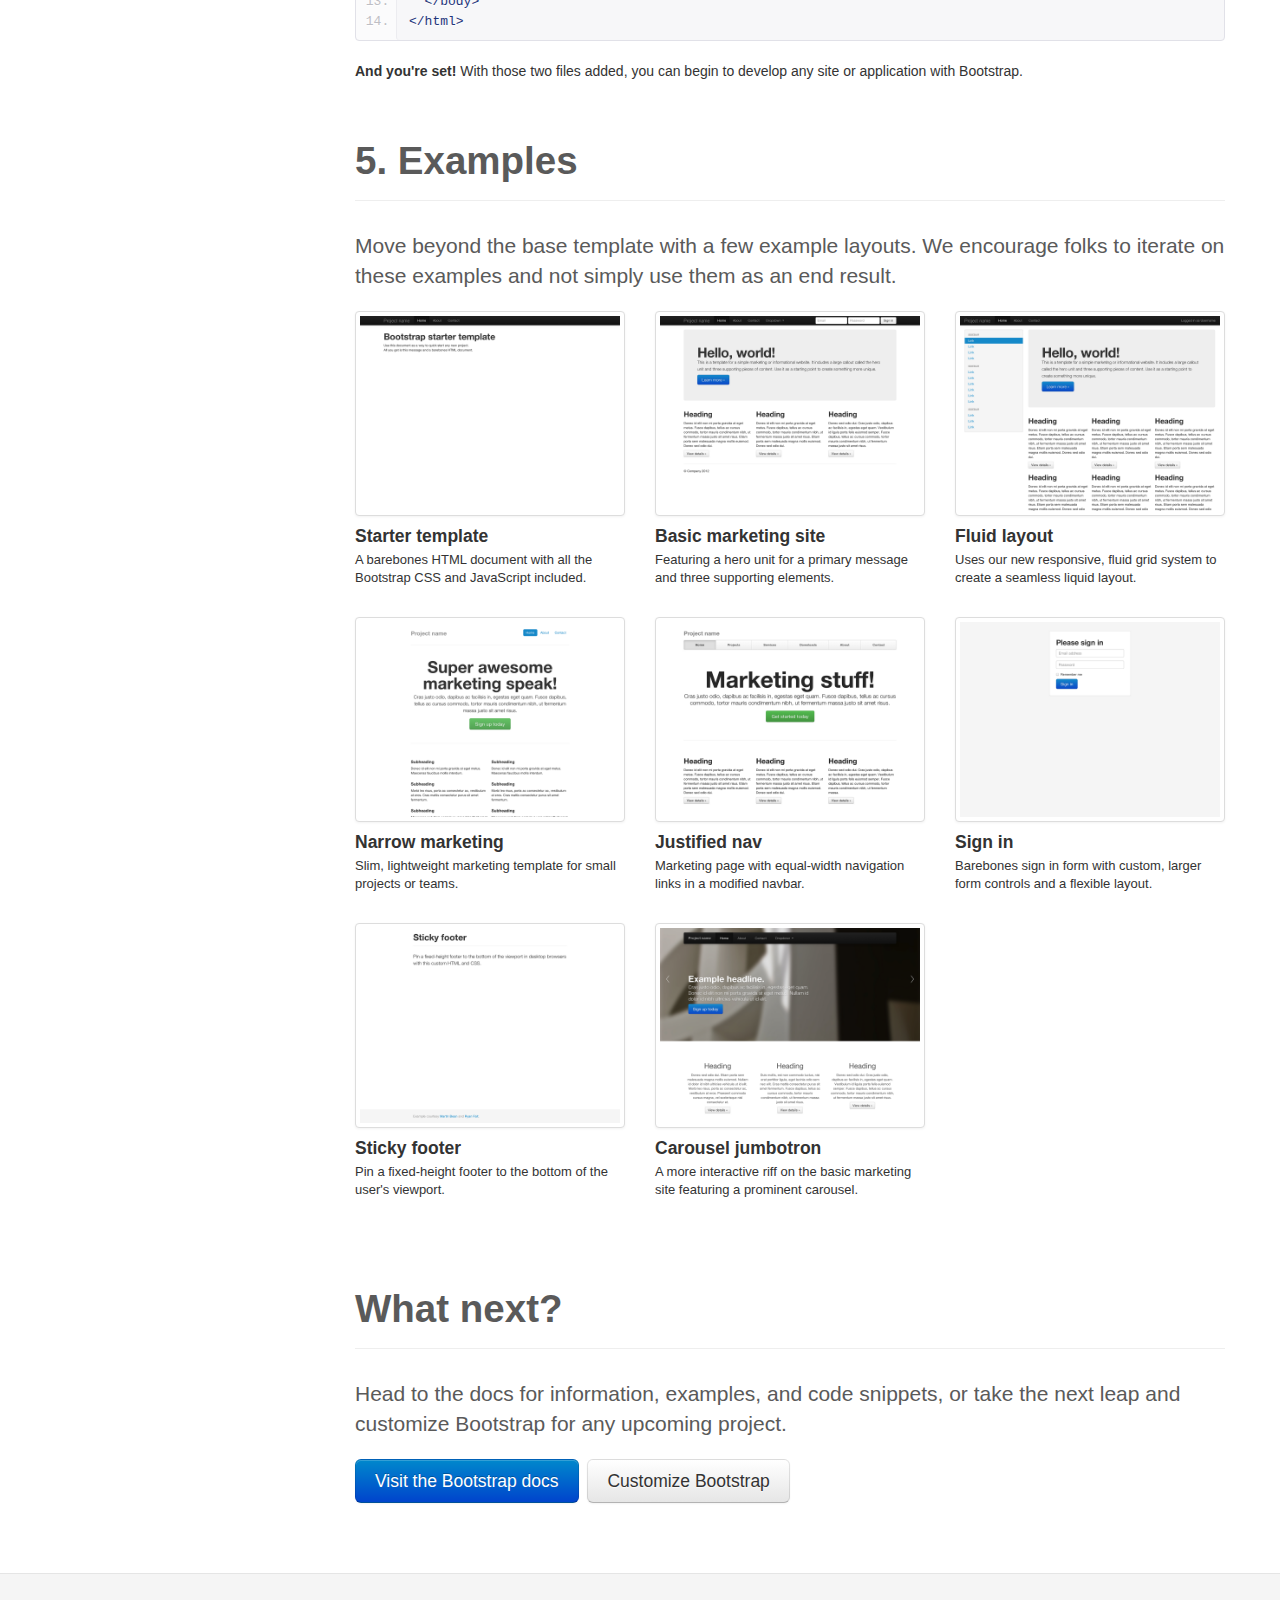
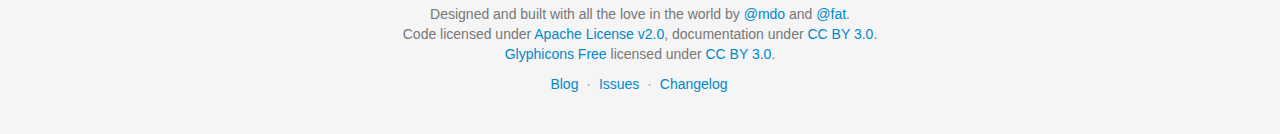
<file: fahrplan/static/bower_components/bootstrap-timepicker/spec/js/libs/bootstrap/docs/getting-started.html>
<!DOCTYPE html>
<html lang="en">
  <head>
    <meta charset="utf-8">
    <title>Getting · Bootstrap</title>
    <meta name="viewport" content="width=device-width, initial-scale=1.0">
    <meta name="description" content="">
    <meta name="author" content="">

    <!-- Le styles -->
    <link href="assets/css/bootstrap.css" rel="stylesheet">
    <link href="assets/css/bootstrap-responsive.css" rel="stylesheet">
    <link href="assets/css/docs.css" rel="stylesheet">
    <link href="assets/js/google-code-prettify/prettify.css" rel="stylesheet">

    <!-- Le HTML5 shim, for IE6-8 support of HTML5 elements -->
    <!--[if lt IE 9]>
      <script src="assets/js/html5shiv.js"></script>
    <![endif]-->

    <!-- Le fav and touch icons -->
    <link rel="apple-touch-icon-precomposed" sizes="144x144" href="assets/ico/apple-touch-icon-144-precomposed.png">
    <link rel="apple-touch-icon-precomposed" sizes="114x114" href="assets/ico/apple-touch-icon-114-precomposed.png">
      <link rel="apple-touch-icon-precomposed" sizes="72x72" href="assets/ico/apple-touch-icon-72-precomposed.png">
                    <link rel="apple-touch-icon-precomposed" href="assets/ico/apple-touch-icon-57-precomposed.png">
                                   <link rel="shortcut icon" href="assets/ico/favicon.png">

    <script type="text/javascript">
      var _gaq = _gaq || [];
      _gaq.push(['_setAccount', 'UA-146052-10']);
      _gaq.push(['_trackPageview']);
      (function() {
        var ga = document.createElement('script'); ga.type = 'text/javascript'; ga.async = true;
        ga.src = ('https:' == document.location.protocol ? 'https://ssl' : 'http://www') + '.google-analytics.com/ga.js';
        var s = document.getElementsByTagName('script')[0]; s.parentNode.insertBefore(ga, s);
      })();
    </script>
  </head>

  <body data-spy="scroll" data-target=".bs-docs-sidebar">

    <!-- Navbar
    ================================================== -->
    <div class="navbar navbar-inverse navbar-fixed-top">
      <div class="navbar-inner">
        <div class="container">
          <button type="button" class="btn btn-navbar" data-toggle="collapse" data-target=".nav-collapse">
            <span class="icon-bar"></span>
            <span class="icon-bar"></span>
            <span class="icon-bar"></span>
          </button>
          <a class="brand" href="./index.html">Bootstrap</a>
          <div class="nav-collapse collapse">
            <ul class="nav">
              <li class="">
                <a href="./index.html">Home</a>
              </li>
              <li class="active">
                <a href="./getting-started.html">Get started</a>
              </li>
              <li class="">
                <a href="./scaffolding.html">Scaffolding</a>
              </li>
              <li class="">
                <a href="./base-css.html">Base CSS</a>
              </li>
              <li class="">
                <a href="./components.html">Components</a>
              </li>
              <li class="">
                <a href="./javascript.html">JavaScript</a>
              </li>
              <li class="">
                <a href="./customize.html">Customize</a>
              </li>
            </ul>
          </div>
        </div>
      </div>
    </div>

<!-- Subhead
================================================== -->
<header class="jumbotron subhead" id="overview">
  <div class="container">
    <h1>Getting started</h1>
    <p class="lead">Overview of the project, its contents, and how to get started with a simple template.</p>
  </div>
</header>


  <div class="container">

    <!-- Docs nav
    ================================================== -->
    <div class="row">
      <div class="span3 bs-docs-sidebar">
        <ul class="nav nav-list bs-docs-sidenav">
          <li><a href="#download-bootstrap"><i class="icon-chevron-right"></i> Download</a></li>
          <li><a href="#file-structure"><i class="icon-chevron-right"></i> File structure</a></li>
          <li><a href="#contents"><i class="icon-chevron-right"></i> What's included</a></li>
          <li><a href="#html-template"><i class="icon-chevron-right"></i> HTML template</a></li>
          <li><a href="#examples"><i class="icon-chevron-right"></i> Examples</a></li>
          <li><a href="#what-next"><i class="icon-chevron-right"></i> What next?</a></li>
        </ul>
      </div>
      <div class="span9">



        <!-- Download
        ================================================== -->
        <section id="download-bootstrap">
          <div class="page-header">
            <h1>1. Download</h1>
          </div>
          <p class="lead">Before downloading, be sure to have a code editor (we recommend <a href="http://sublimetext.com/2">Sublime Text 2</a>) and some working knowledge of HTML and CSS. We won't walk through the source files here, but they are available for download. We'll focus on getting started with the compiled Bootstrap files.</p>

          <div class="row-fluid">
            <div class="span6">
              <h2>Download compiled</h2>
              <p><strong>Fastest way to get started:</strong> get the compiled and minified versions of our CSS, JS, and images. No docs or original source files.</p>
              <p><a class="btn btn-large btn-primary" href="assets/bootstrap.zip" onclick="_gaq.push(['_trackEvent', 'Getting started', 'Download', 'Download compiled']);">Download Bootstrap</a></p>
            </div>
            <div class="span6">
              <h2>Download source</h2>
              <p>Get the original files for all CSS and JavaScript, along with a local copy of the docs by downloading the latest version directly from GitHub.</p>
              <p><a class="btn btn-large" href="https://github.com/twbs/bootstrap/zipball/master" >Download Bootstrap source</a></p>
            </div>
          </div>
        </section>



        <!-- File structure
        ================================================== -->
        <section id="file-structure">
          <div class="page-header">
            <h1>2. File structure</h1>
          </div>
          <p class="lead">Within the download you'll find the following file structure and contents, logically grouping common assets and providing both compiled and minified variations.</p>
          <p>Once downloaded, unzip the compressed folder to see the structure of (the compiled) Bootstrap. You'll see something like this:</p>
<pre class="prettyprint">
  bootstrap/
  ├── css/
  │   ├── bootstrap.css
  │   ├── bootstrap.min.css
  ├── js/
  │   ├── bootstrap.js
  │   ├── bootstrap.min.js
  └── img/
      ├── glyphicons-halflings.png
      └── glyphicons-halflings-white.png
</pre>
          <p>This is the most basic form of Bootstrap: compiled files for quick drop-in usage in nearly any web project. We provide compiled CSS and JS (<code>bootstrap.*</code>), as well as compiled and minified CSS and JS (<code>bootstrap.min.*</code>). The image files are compressed using <a href="http://imageoptim.com/">ImageOptim</a>, a Mac app for compressing PNGs.</p>
          <p>Please note that all JavaScript plugins require jQuery to be included.</p>
        </section>



        <!-- Contents
        ================================================== -->
        <section id="contents">
          <div class="page-header">
            <h1>3. What's included</h1>
          </div>
          <p class="lead">Bootstrap comes equipped with HTML, CSS, and JS for all sorts of things, but they can be summarized with a handful of categories visible at the top of the <a href="http://getbootstrap.com">Bootstrap documentation</a>.</p>

          <h2>Docs sections</h2>
          <h4><a href="http://twbs.github.com/bootstrap/scaffolding.html">Scaffolding</a></h4>
          <p>Global styles for the body to reset type and background, link styles, grid system, and two simple layouts.</p>
          <h4><a href="http://twbs.github.com/bootstrap/base-css.html">Base CSS</a></h4>
          <p>Styles for common HTML elements like typography, code, tables, forms, and buttons. Also includes <a href="http://glyphicons.com">Glyphicons</a>, a great little icon set.</p>
          <h4><a href="http://twbs.github.com/bootstrap/components.html">Components</a></h4>
          <p>Basic styles for common interface components like tabs and pills, navbar, alerts, page headers, and more.</p>
          <h4><a href="http://twbs.github.com/bootstrap/javascript.html">JavaScript plugins</a></h4>
          <p>Similar to Components, these JavaScript plugins are interactive components for things like tooltips, popovers, modals, and more.</p>

          <h2>List of components</h2>
          <p>Together, the <strong>Components</strong> and <strong>JavaScript plugins</strong> sections provide the following interface elements:</p>
          <ul>
            <li>Button groups</li>
            <li>Button dropdowns</li>
            <li>Navigational tabs, pills, and lists</li>
            <li>Navbar</li>
            <li>Labels</li>
            <li>Badges</li>
            <li>Page headers and hero unit</li>
            <li>Thumbnails</li>
            <li>Alerts</li>
            <li>Progress bars</li>
            <li>Modals</li>
            <li>Dropdowns</li>
            <li>Tooltips</li>
            <li>Popovers</li>
            <li>Accordion</li>
            <li>Carousel</li>
            <li>Typeahead</li>
          </ul>
          <p>In future guides, we may walk through these components individually in more detail. Until then, look for each of these in the documentation for information on how to utilize and customize them.</p>
        </section>



        <!-- HTML template
        ================================================== -->
        <section id="html-template">
          <div class="page-header">
            <h1>4. Basic HTML template</h1>
          </div>
          <p class="lead">With a brief intro into the contents out of the way, we can focus on putting Bootstrap to use. To do that, we'll utilize a basic HTML template that includes everything we mentioned in the <a href="./getting-started.html#file-structure">File structure</a>.</p>
          <p>Now, here's a look at a <strong>typical HTML file</strong>:</p>
<pre class="prettyprint linenums">
&lt;!DOCTYPE html&gt;
&lt;html&gt;
  &lt;head&gt;
    &lt;title&gt;Bootstrap 101 Template&lt;/title&gt;
    &lt;meta name="viewport" content="width=device-width, initial-scale=1.0"&gt;
  &lt;/head&gt;
  &lt;body&gt;
    &lt;h1&gt;Hello, world!&lt;/h1&gt;
    &lt;script src="http://code.jquery.com/jquery.js"&gt;&lt;/script&gt;
  &lt;/body&gt;
&lt;/html&gt;
</pre>
          <p>To make this <strong>a Bootstrapped template</strong>, just include the appropriate CSS and JS files:</p>
<pre class="prettyprint linenums">
&lt;!DOCTYPE html&gt;
&lt;html&gt;
  &lt;head&gt;
    &lt;title&gt;Bootstrap 101 Template&lt;/title&gt;
    &lt;meta name="viewport" content="width=device-width, initial-scale=1.0"&gt;
    &lt;!-- Bootstrap --&gt;
    &lt;link href="css/bootstrap.min.css" rel="stylesheet" media="screen"&gt;
  &lt;/head&gt;
  &lt;body&gt;
    &lt;h1&gt;Hello, world!&lt;/h1&gt;
    &lt;script src="http://code.jquery.com/jquery.js"&gt;&lt;/script&gt;
    &lt;script src="js/bootstrap.min.js"&gt;&lt;/script&gt;
  &lt;/body&gt;
&lt;/html&gt;
</pre>
          <p><strong>And you're set!</strong> With those two files added, you can begin to develop any site or application with Bootstrap.</p>
        </section>



        <!-- Examples
        ================================================== -->
        <section id="examples">
          <div class="page-header">
            <h1>5. Examples</h1>
          </div>
          <p class="lead">Move beyond the base template with a few example layouts. We encourage folks to iterate on these examples and not simply use them as an end result.</p>
          <ul class="thumbnails bootstrap-examples">
            <li class="span3">
              <a class="thumbnail" href="examples/starter-template.html">
                <img src="assets/img/examples/bootstrap-example-starter.png" alt="">
              </a>
              <h4>Starter template</h4>
              <p>A barebones HTML document with all the Bootstrap CSS and JavaScript included.</p>
            </li>
            <li class="span3">
              <a class="thumbnail" href="examples/hero.html">
                <img src="assets/img/examples/bootstrap-example-marketing.png" alt="">
              </a>
              <h4>Basic marketing site</h4>
              <p>Featuring a hero unit for a primary message and three supporting elements.</p>
            </li>
            <li class="span3">
              <a class="thumbnail" href="examples/fluid.html">
                <img src="assets/img/examples/bootstrap-example-fluid.png" alt="">
              </a>
              <h4>Fluid layout</h4>
              <p>Uses our new responsive, fluid grid system to create a seamless liquid layout.</p>
            </li>

            <li class="span3">
              <a class="thumbnail" href="examples/marketing-narrow.html">
                <img src="assets/img/examples/bootstrap-example-marketing-narrow.png" alt="">
              </a>
              <h4>Narrow marketing</h4>
              <p>Slim, lightweight marketing template for small projects or teams.</p>
            </li>
            <li class="span3">
              <a class="thumbnail" href="examples/justified-nav.html">
                <img src="assets/img/examples/bootstrap-example-justified-nav.png" alt="">
              </a>
              <h4>Justified nav</h4>
              <p>Marketing page with equal-width navigation links in a modified navbar.</p>
            </li>
            <li class="span3">
              <a class="thumbnail" href="examples/signin.html">
                <img src="assets/img/examples/bootstrap-example-signin.png" alt="">
              </a>
              <h4>Sign in</h4>
              <p>Barebones sign in form with custom, larger form controls and a flexible layout.</p>
            </li>

            <li class="span3">
              <a class="thumbnail" href="examples/sticky-footer.html">
                <img src="assets/img/examples/bootstrap-example-sticky-footer.png" alt="">
              </a>
              <h4>Sticky footer</h4>
              <p>Pin a fixed-height footer to the bottom of the user's viewport.</p>
            </li>
            <li class="span3">
              <a class="thumbnail" href="examples/carousel.html">
                <img src="assets/img/examples/bootstrap-example-carousel.png" alt="">
              </a>
              <h4>Carousel jumbotron</h4>
              <p>A more interactive riff on the basic marketing site featuring a prominent carousel.</p>
            </li>
          </ul>
        </section>




        <!-- Next
        ================================================== -->
        <section id="what-next">
          <div class="page-header">
            <h1>What next?</h1>
          </div>
          <p class="lead">Head to the docs for information, examples, and code snippets, or take the next leap and customize Bootstrap for any upcoming project.</p>
          <a class="btn btn-large btn-primary" href="./scaffolding.html" onclick="_gaq.push(['_trackEvent', 'Getting started', 'Next steps', 'Visit docs']);">Visit the Bootstrap docs</a>
          <a class="btn btn-large" href="./customize.html" style="margin-left: 5px;" onclick="_gaq.push(['_trackEvent', 'Getting started', 'Next steps', 'Customize']);">Customize Bootstrap</a>
        </section>




      </div>
    </div>

  </div>



    <!-- Footer
    ================================================== -->
    <footer class="footer">
      <div class="container">
        <p>Designed and built with all the love in the world by <a href="http://twitter.com/mdo" target="_blank">@mdo</a> and <a href="http://twitter.com/fat" target="_blank">@fat</a>.</p>
        <p>Code licensed under <a href="http://www.apache.org/licenses/LICENSE-2.0" target="_blank">Apache License v2.0</a>, documentation under <a href="http://creativecommons.org/licenses/by/3.0/">CC BY 3.0</a>.</p>
        <p><a href="http://glyphicons.com">Glyphicons Free</a> licensed under <a href="http://creativecommons.org/licenses/by/3.0/">CC BY 3.0</a>.</p>
        <ul class="footer-links">
          <li><a href="http://blog.getbootstrap.com">Blog</a></li>
          <li class="muted">&middot;</li>
          <li><a href="https://github.com/twbs/bootstrap/issues?state=open">Issues</a></li>
          <li class="muted">&middot;</li>
          <li><a href="https://github.com/twbs/bootstrap/releases">Changelog</a></li>
        </ul>
      </div>
    </footer>



    <!-- Le javascript
    ================================================== -->
    <!-- Placed at the end of the document so the pages load faster -->
    <script type="text/javascript" src="http://platform.twitter.com/widgets.js"></script>
    <script src="assets/js/jquery.js"></script>
    <script src="assets/js/bootstrap-transition.js"></script>
    <script src="assets/js/bootstrap-alert.js"></script>
    <script src="assets/js/bootstrap-modal.js"></script>
    <script src="assets/js/bootstrap-dropdown.js"></script>
    <script src="assets/js/bootstrap-scrollspy.js"></script>
    <script src="assets/js/bootstrap-tab.js"></script>
    <script src="assets/js/bootstrap-tooltip.js"></script>
    <script src="assets/js/bootstrap-popover.js"></script>
    <script src="assets/js/bootstrap-button.js"></script>
    <script src="assets/js/bootstrap-collapse.js"></script>
    <script src="assets/js/bootstrap-carousel.js"></script>
    <script src="assets/js/bootstrap-typeahead.js"></script>
    <script src="assets/js/bootstrap-affix.js"></script>

    <script src="assets/js/holder/holder.js"></script>
    <script src="assets/js/google-code-prettify/prettify.js"></script>

    <script src="assets/js/application.js"></script>


    <!-- Analytics
    ================================================== -->
    <script>
      var _gauges = _gauges || [];
      (function() {
        var t   = document.createElement('script');
        t.type  = 'text/javascript';
        t.async = true;
        t.id    = 'gauges-tracker';
        t.setAttribute('data-site-id', '4f0dc9fef5a1f55508000013');
        t.src = '//secure.gaug.es/track.js';
        var s = document.getElementsByTagName('script')[0];
        s.parentNode.insertBefore(t, s);
      })();
    </script>

  </body>
</html>
</file>
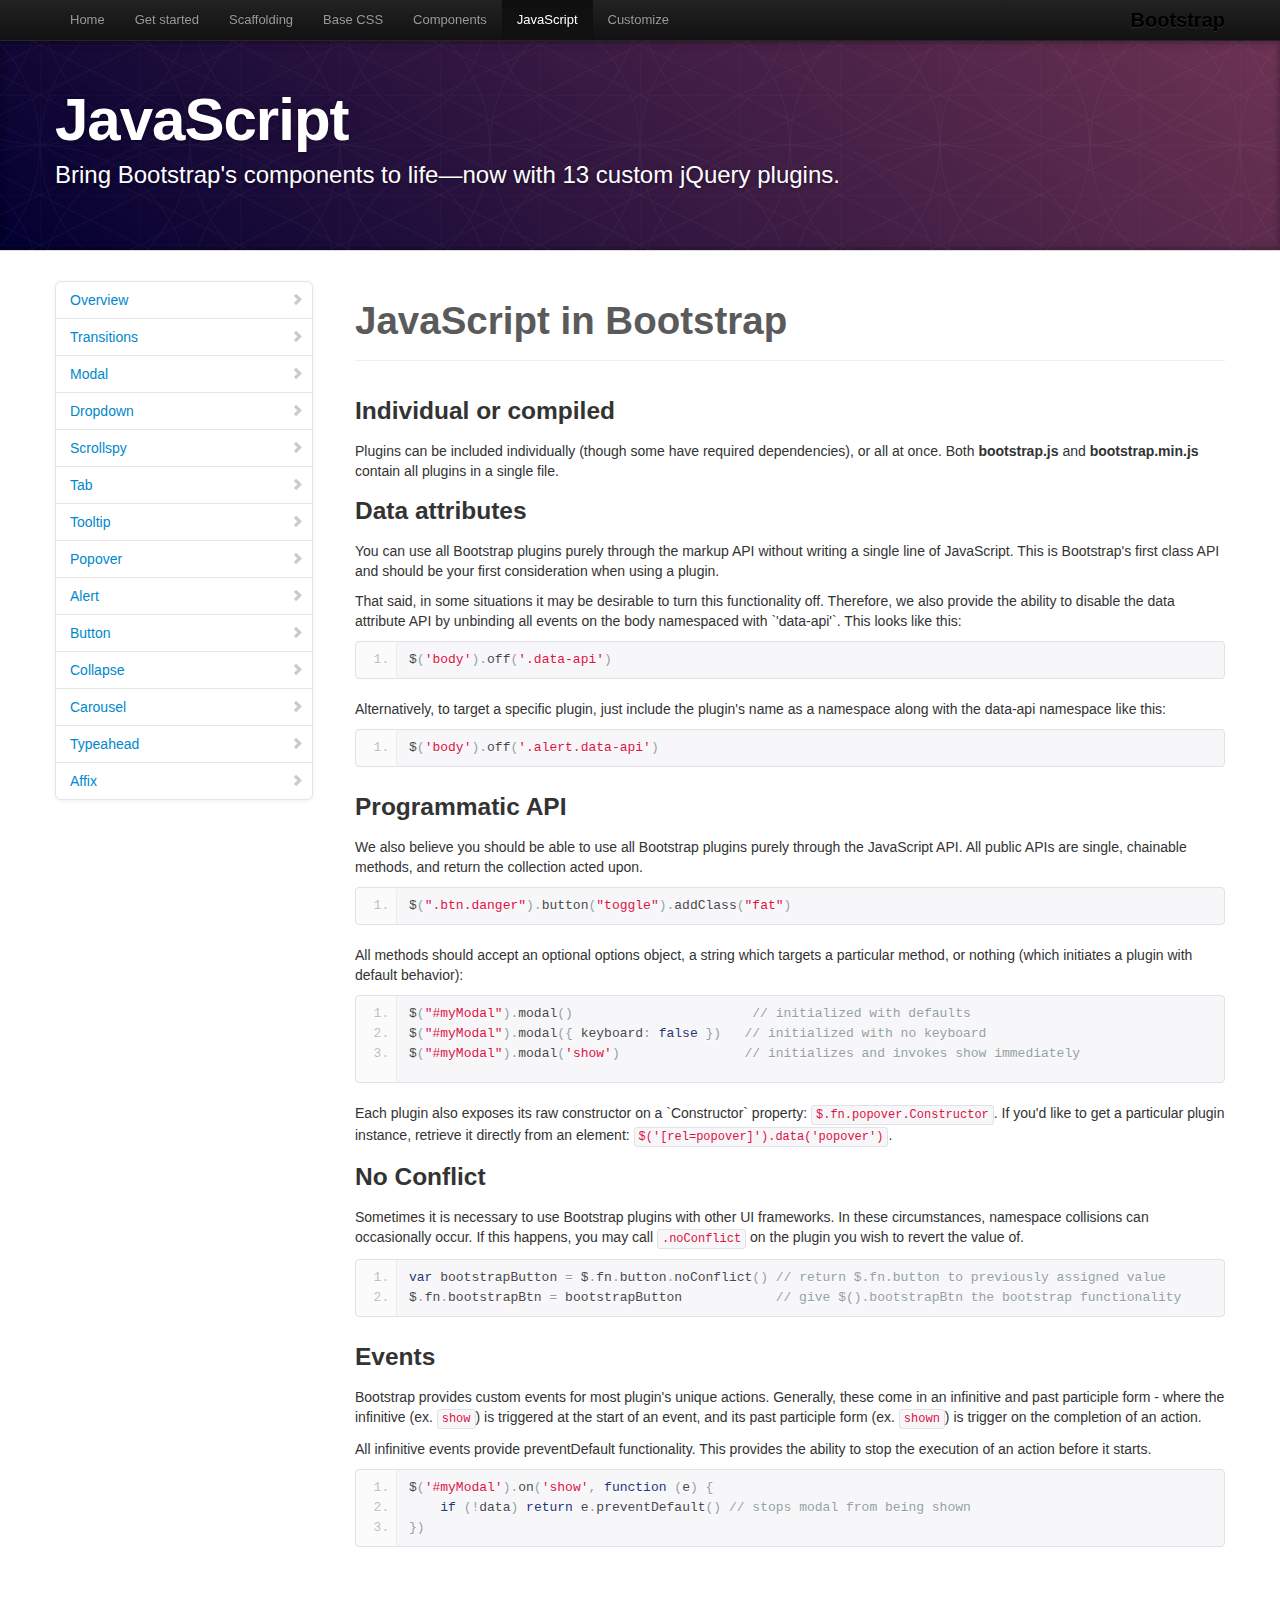
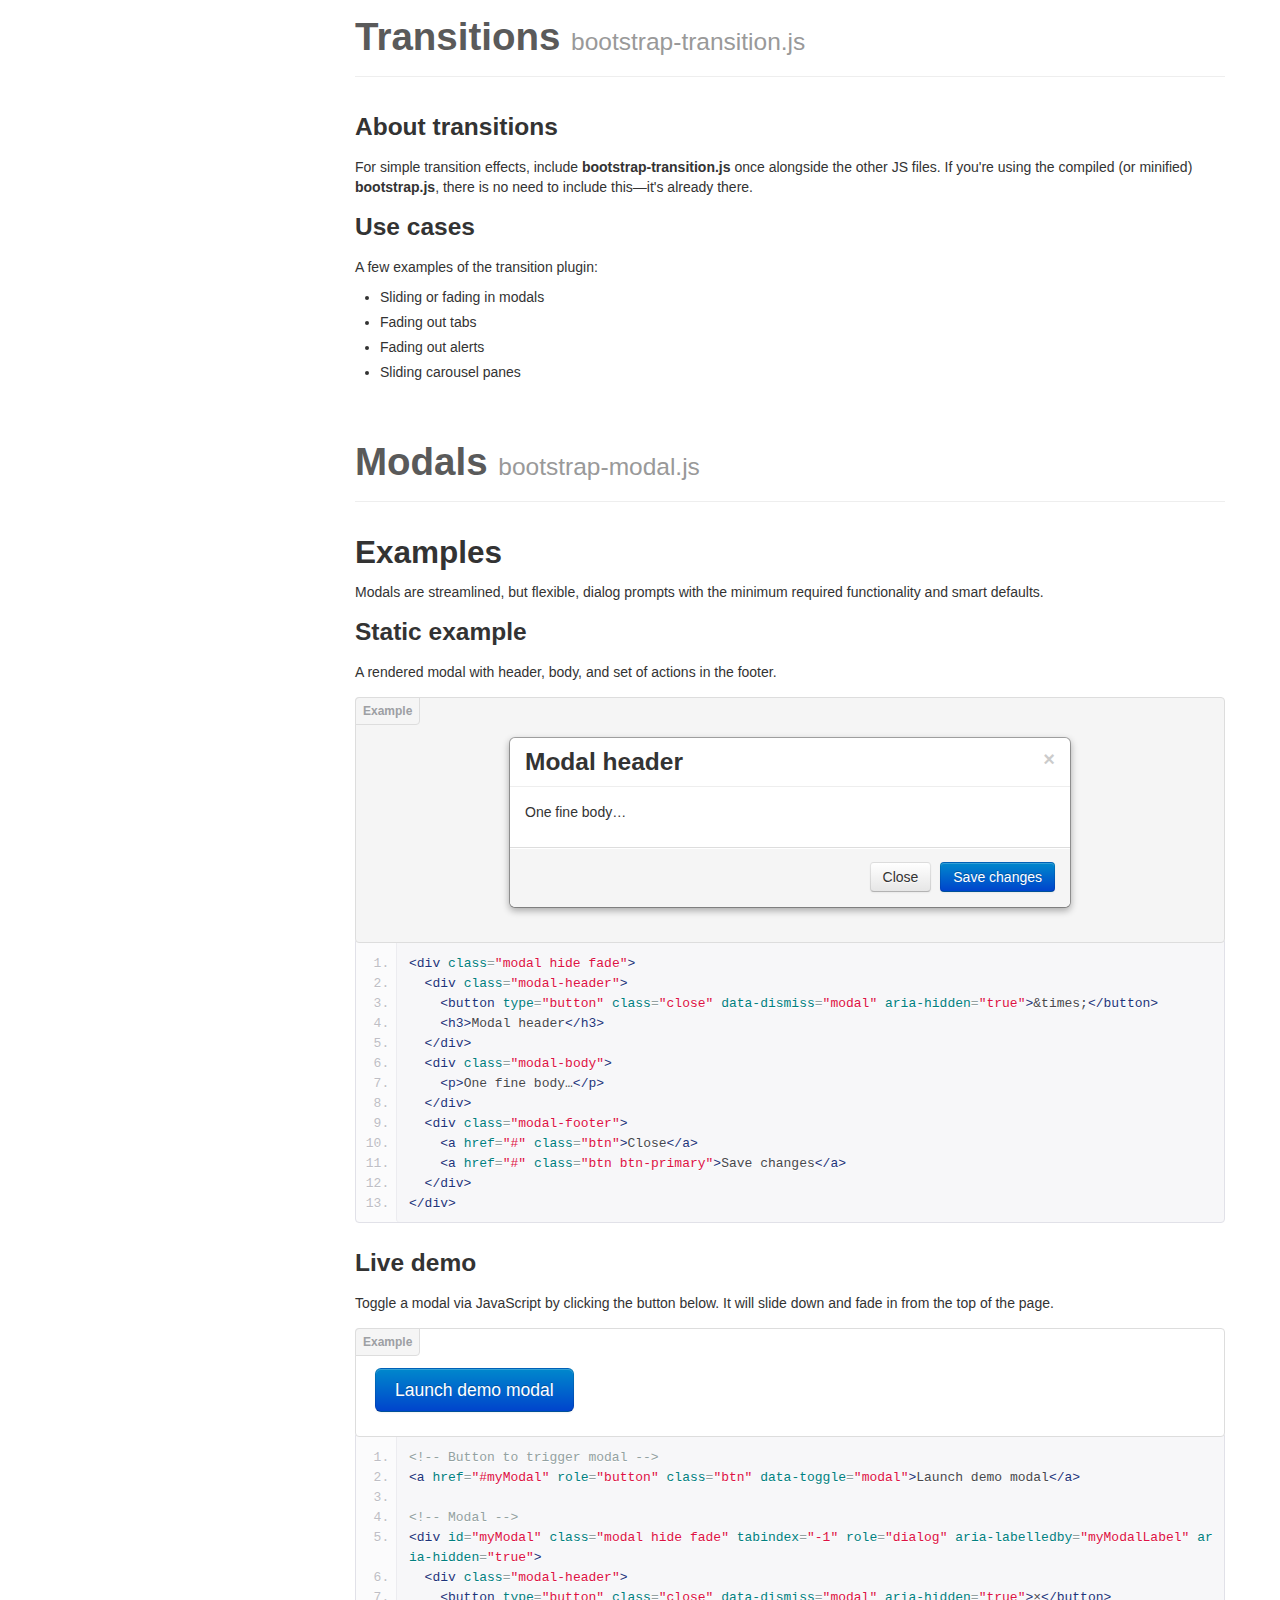
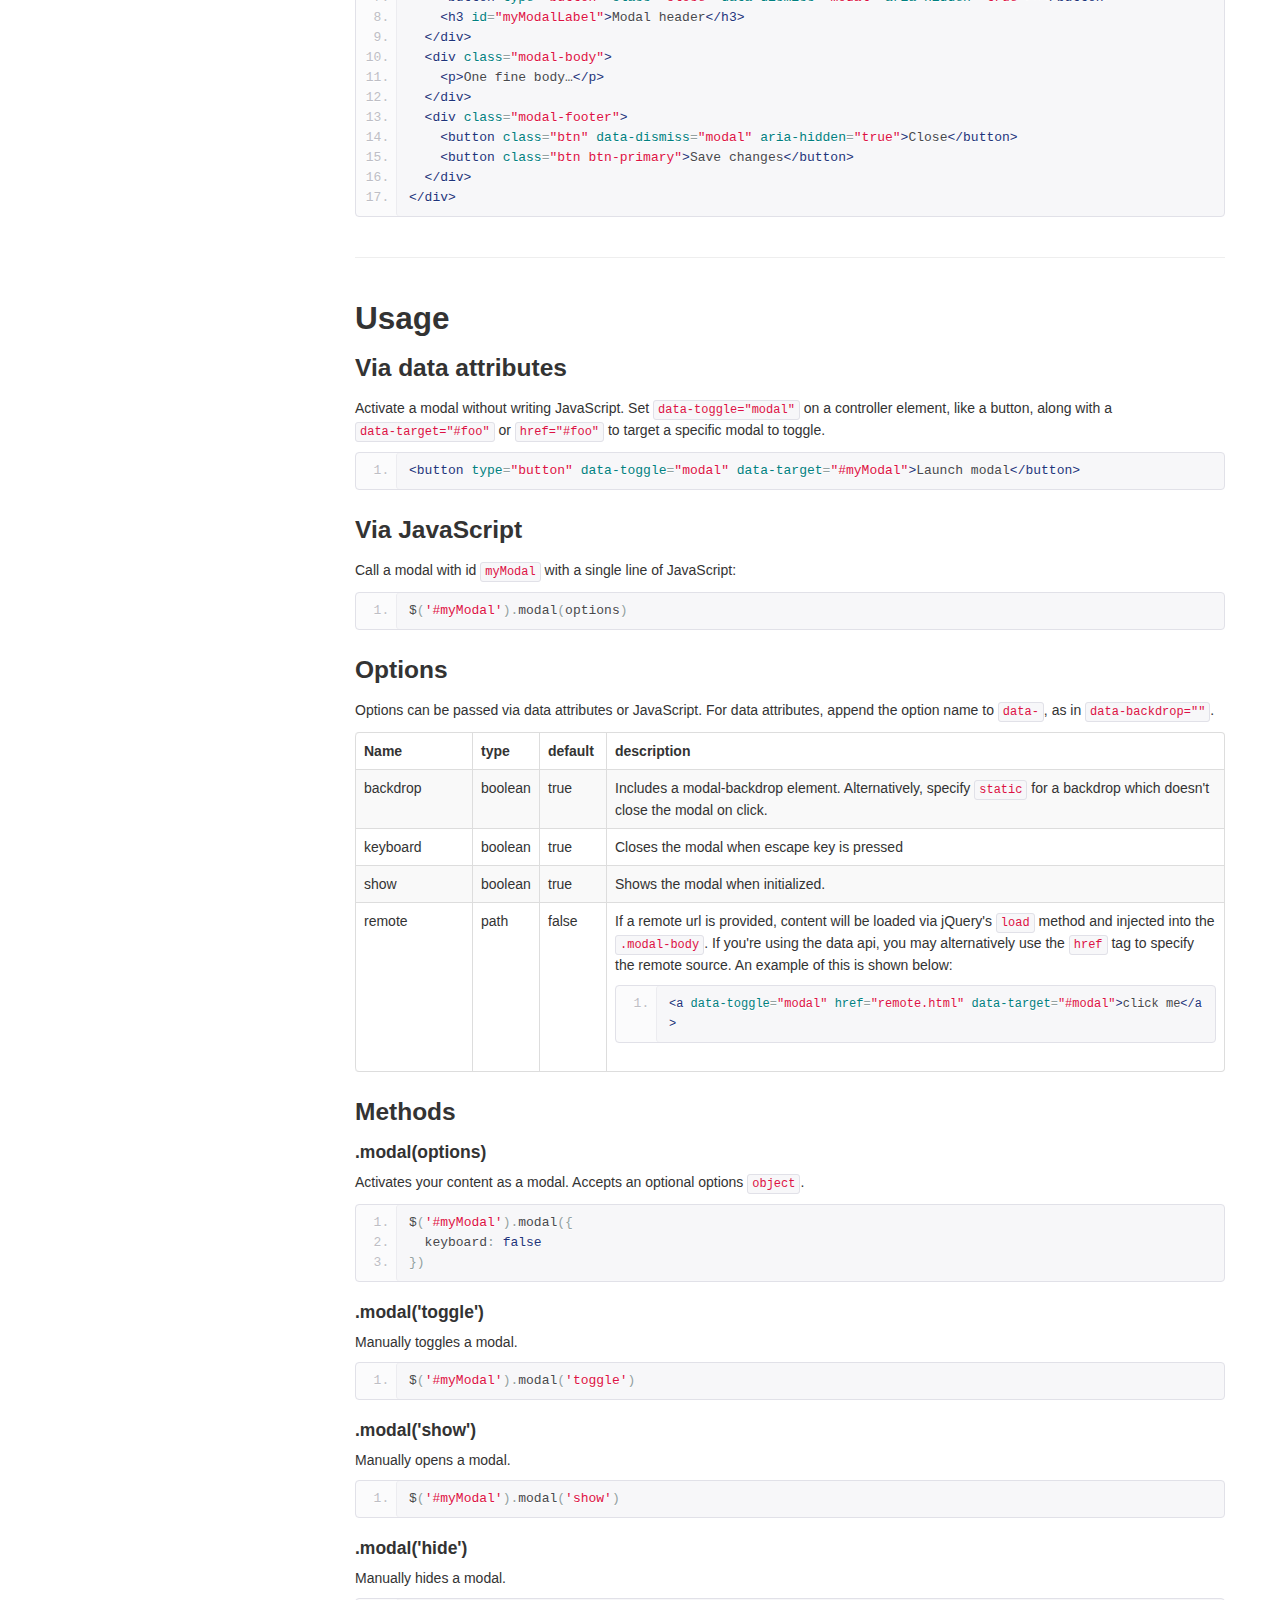
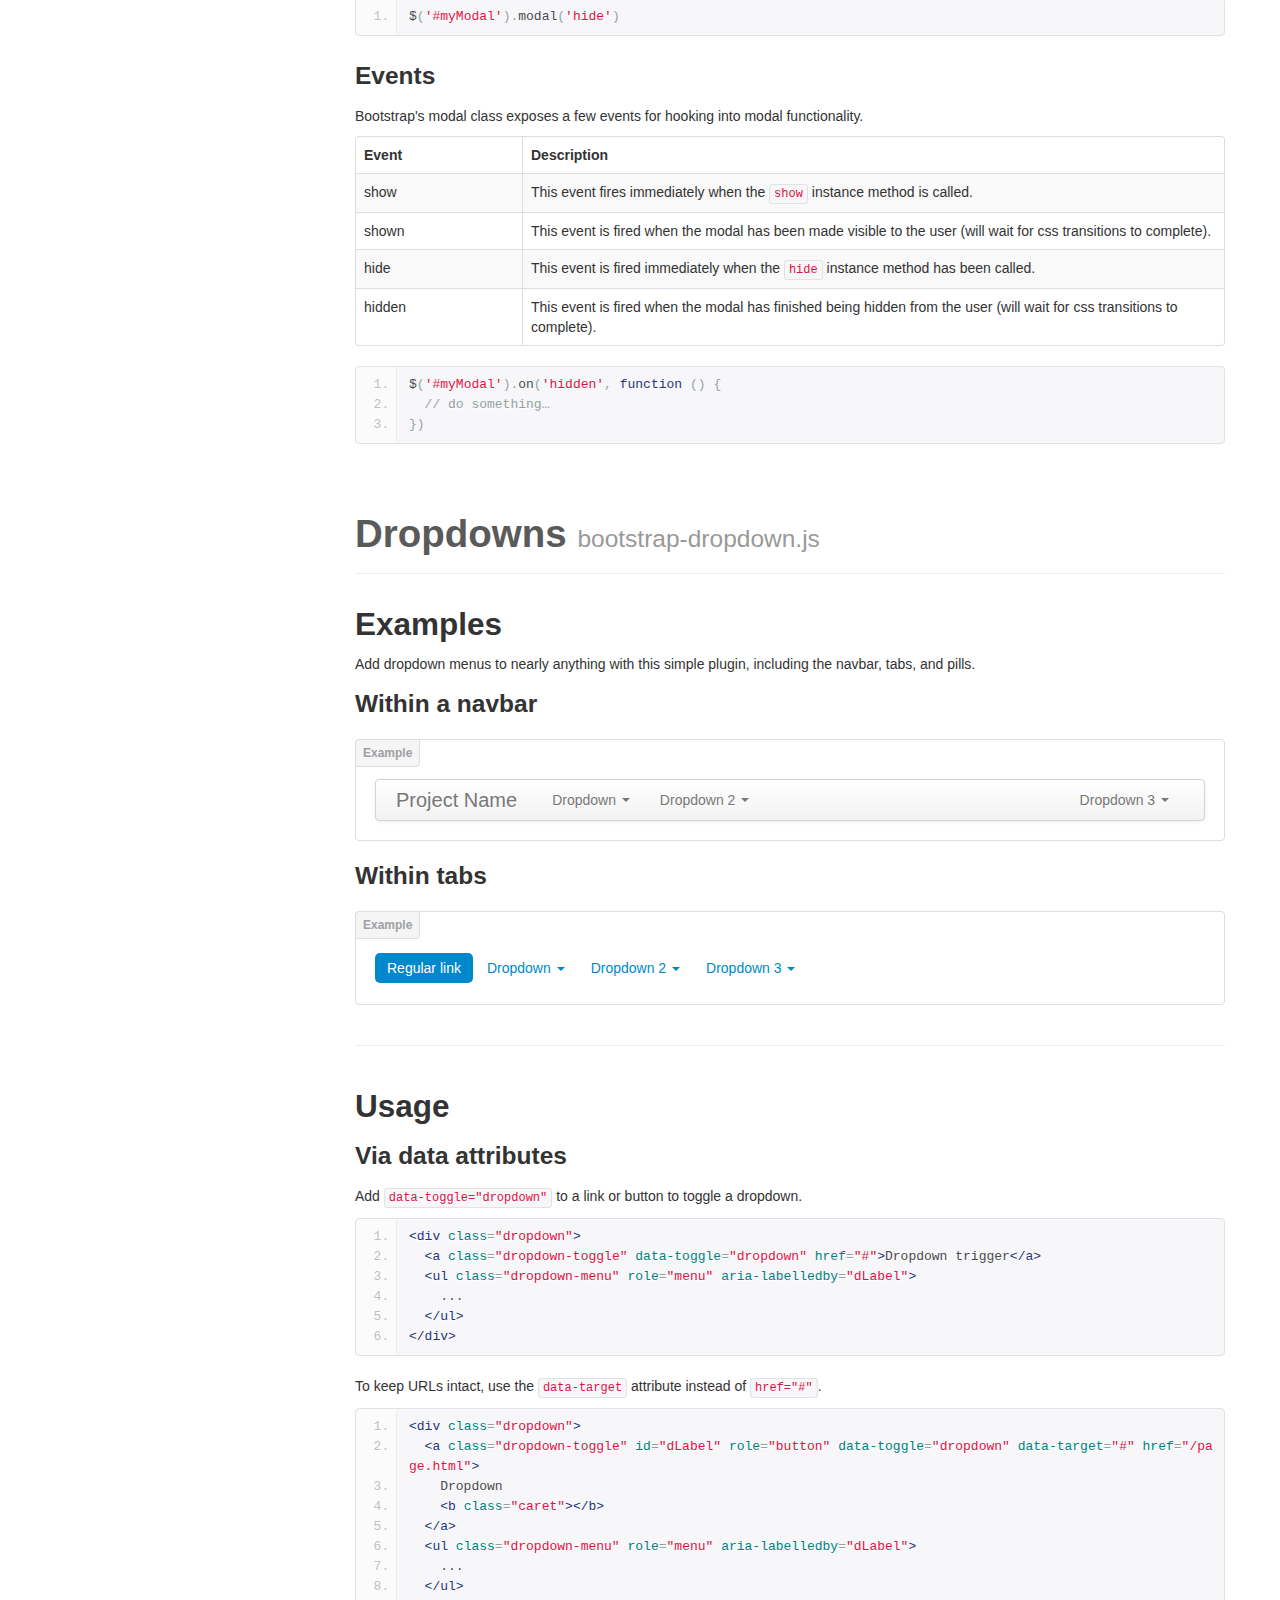
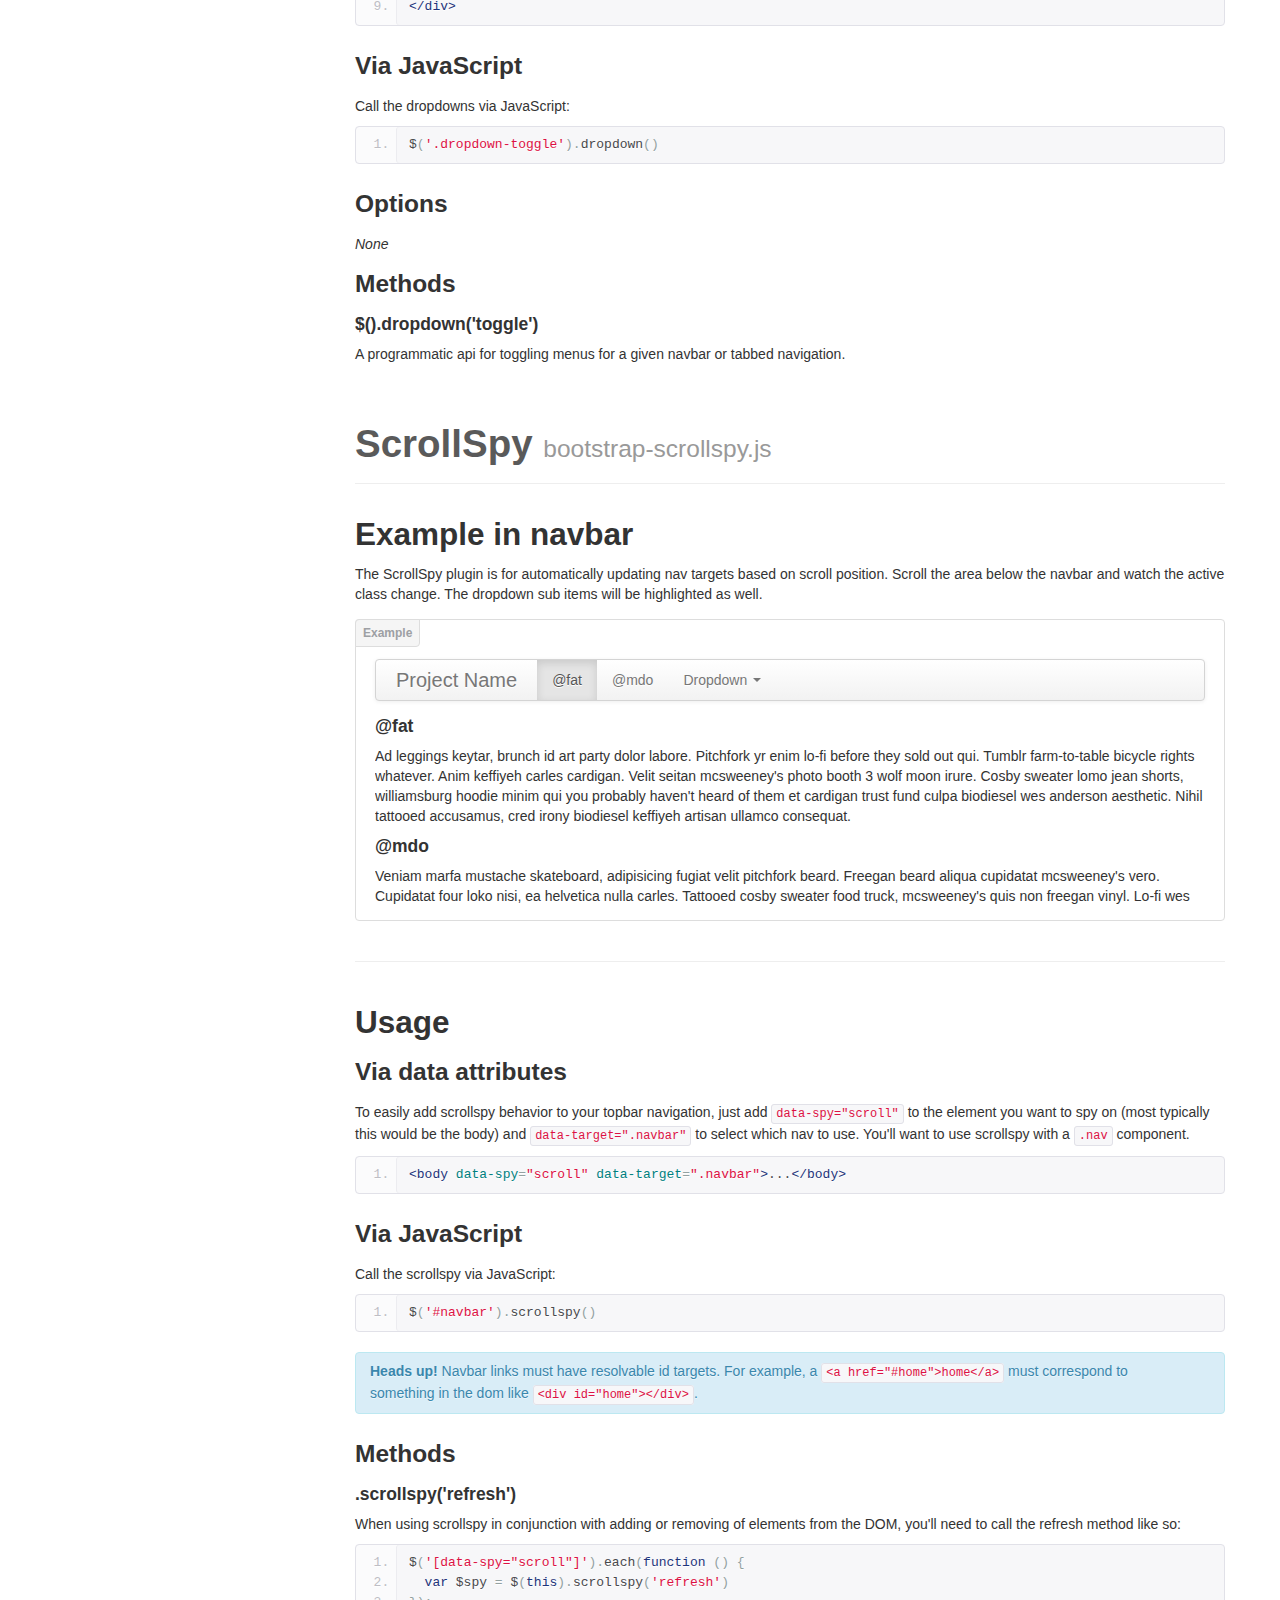
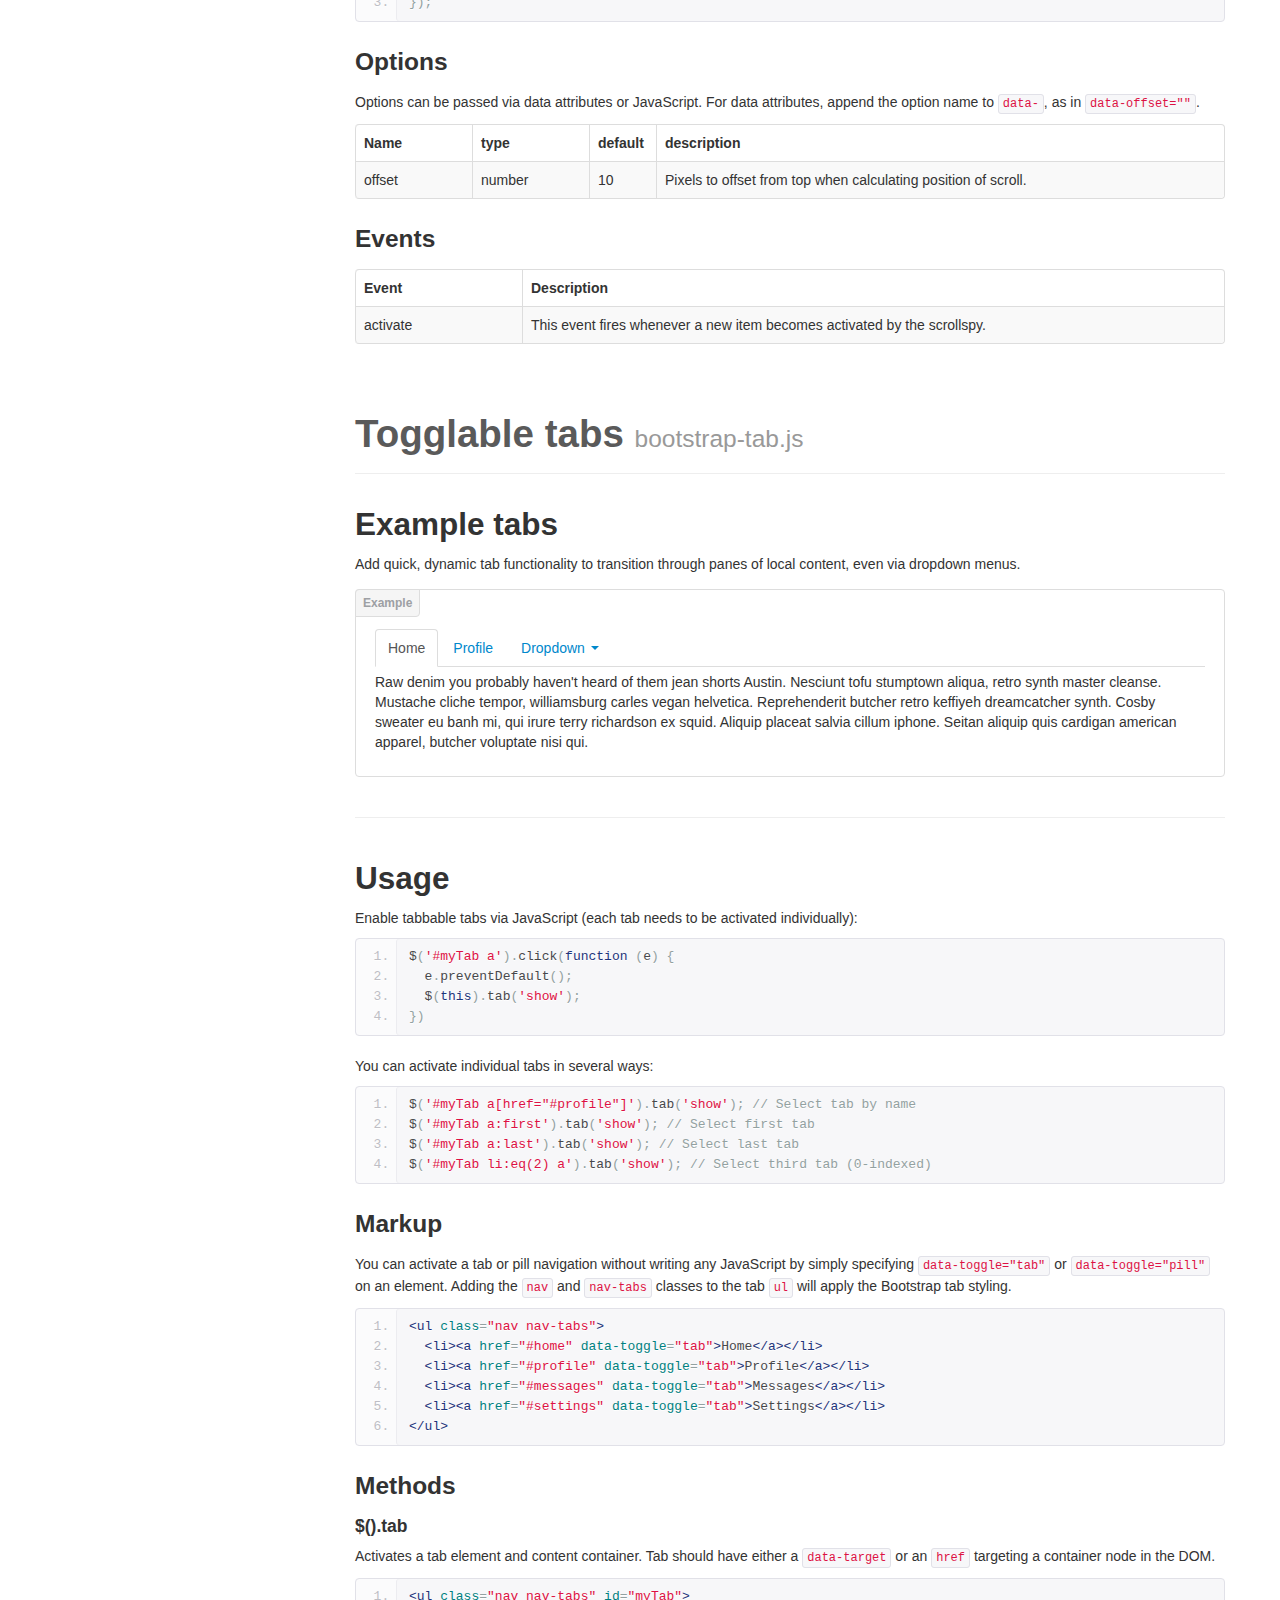
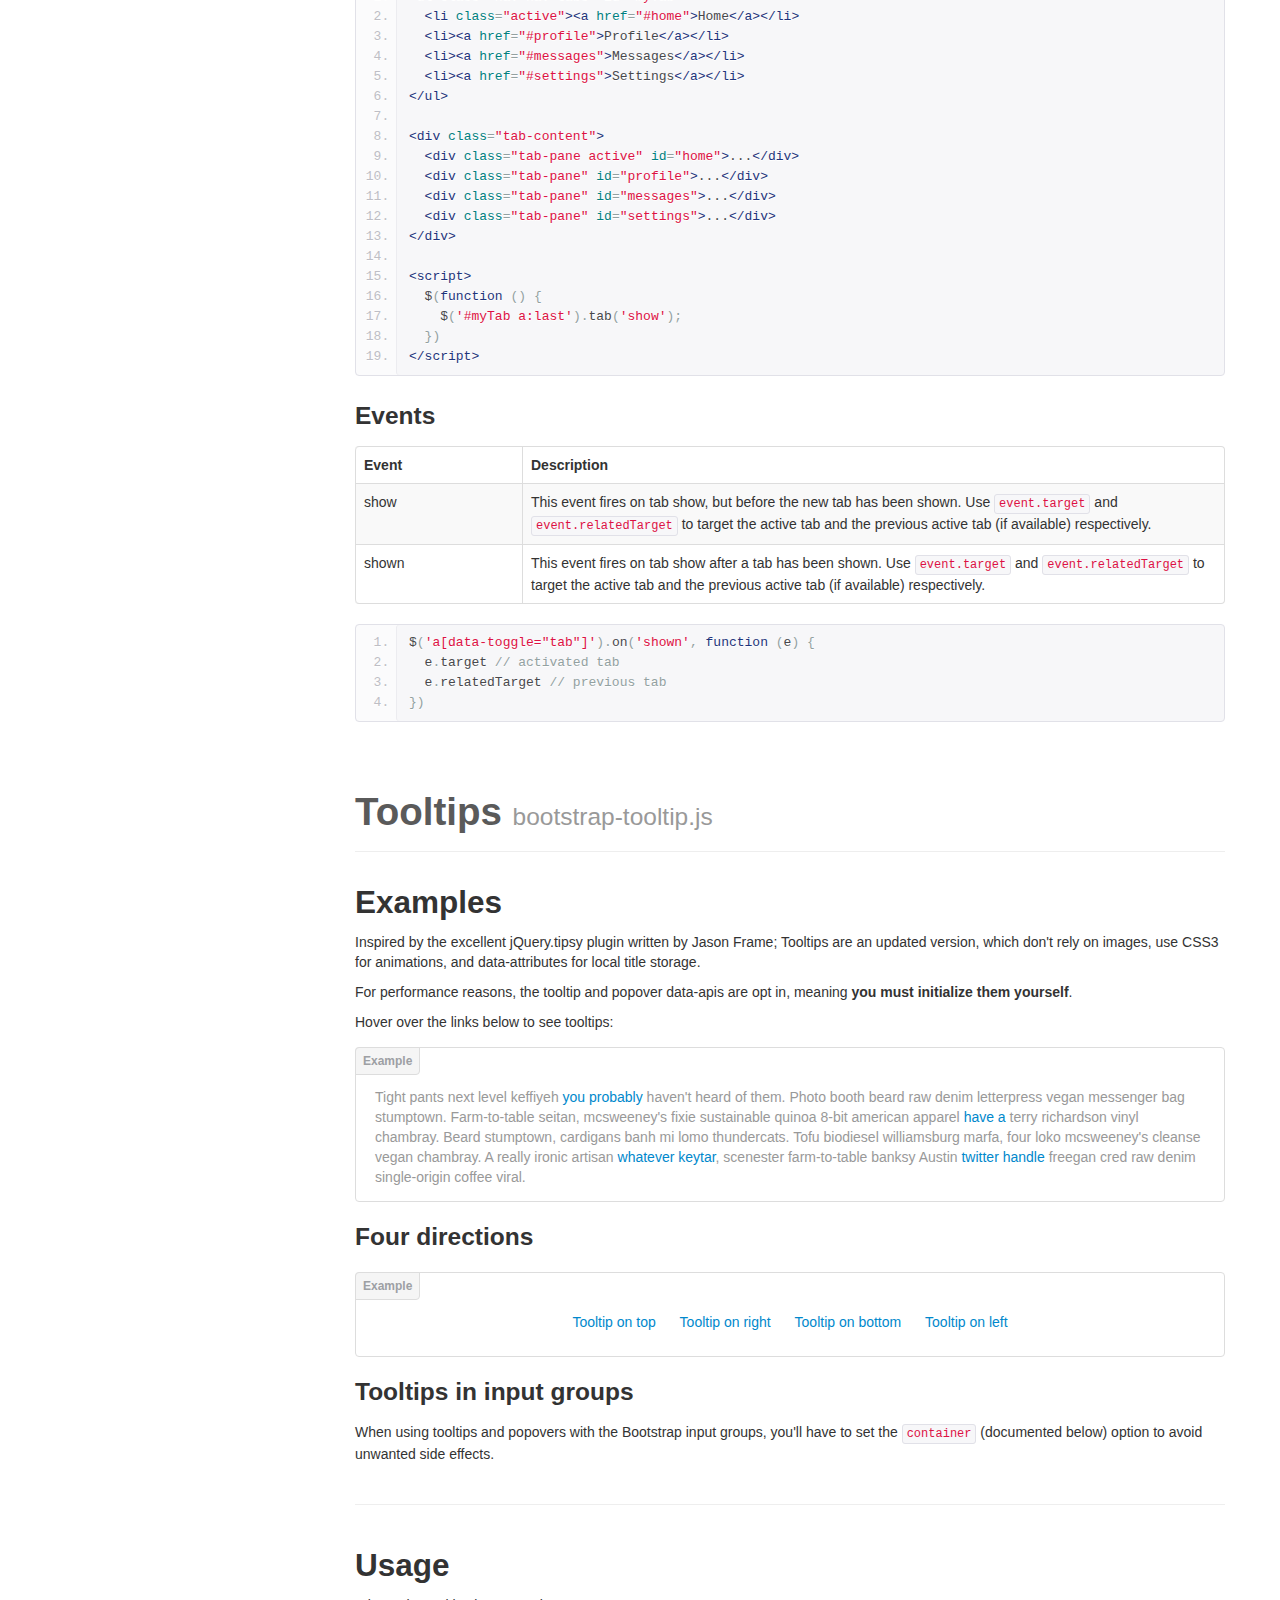
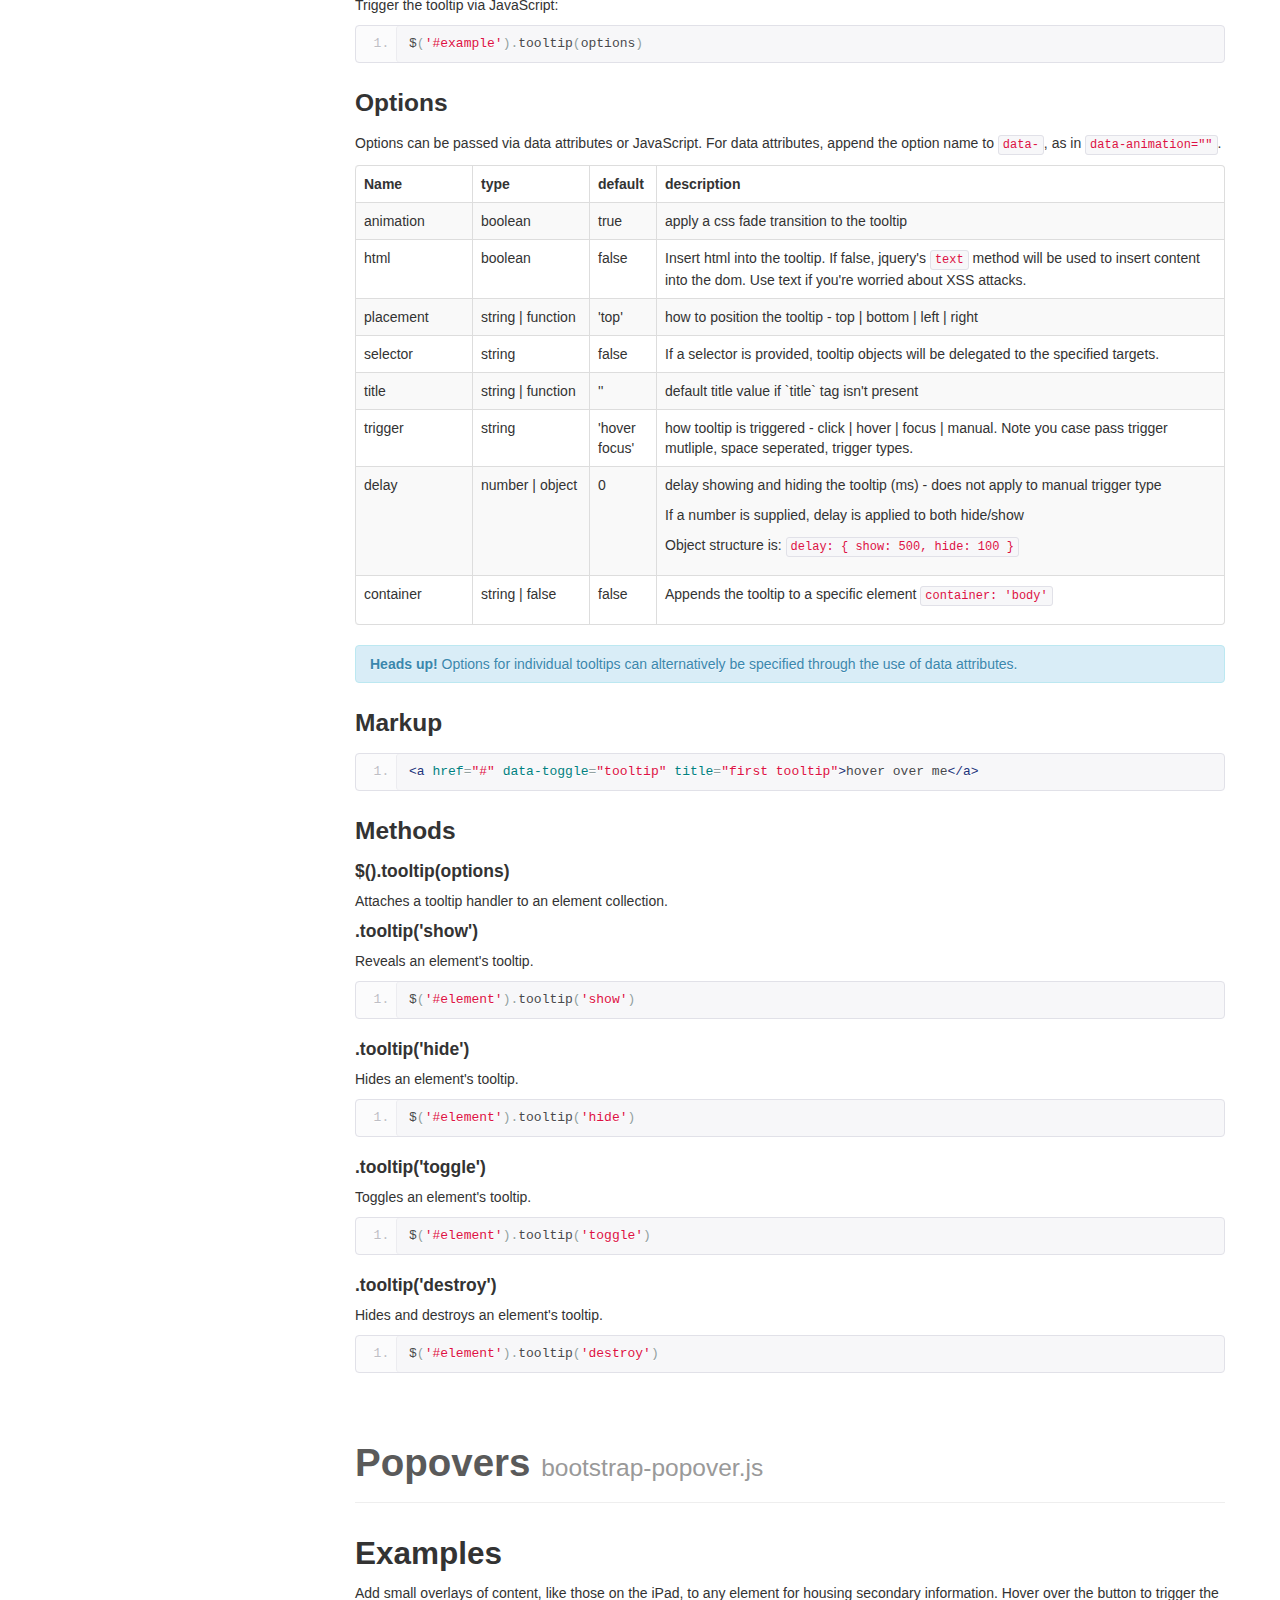
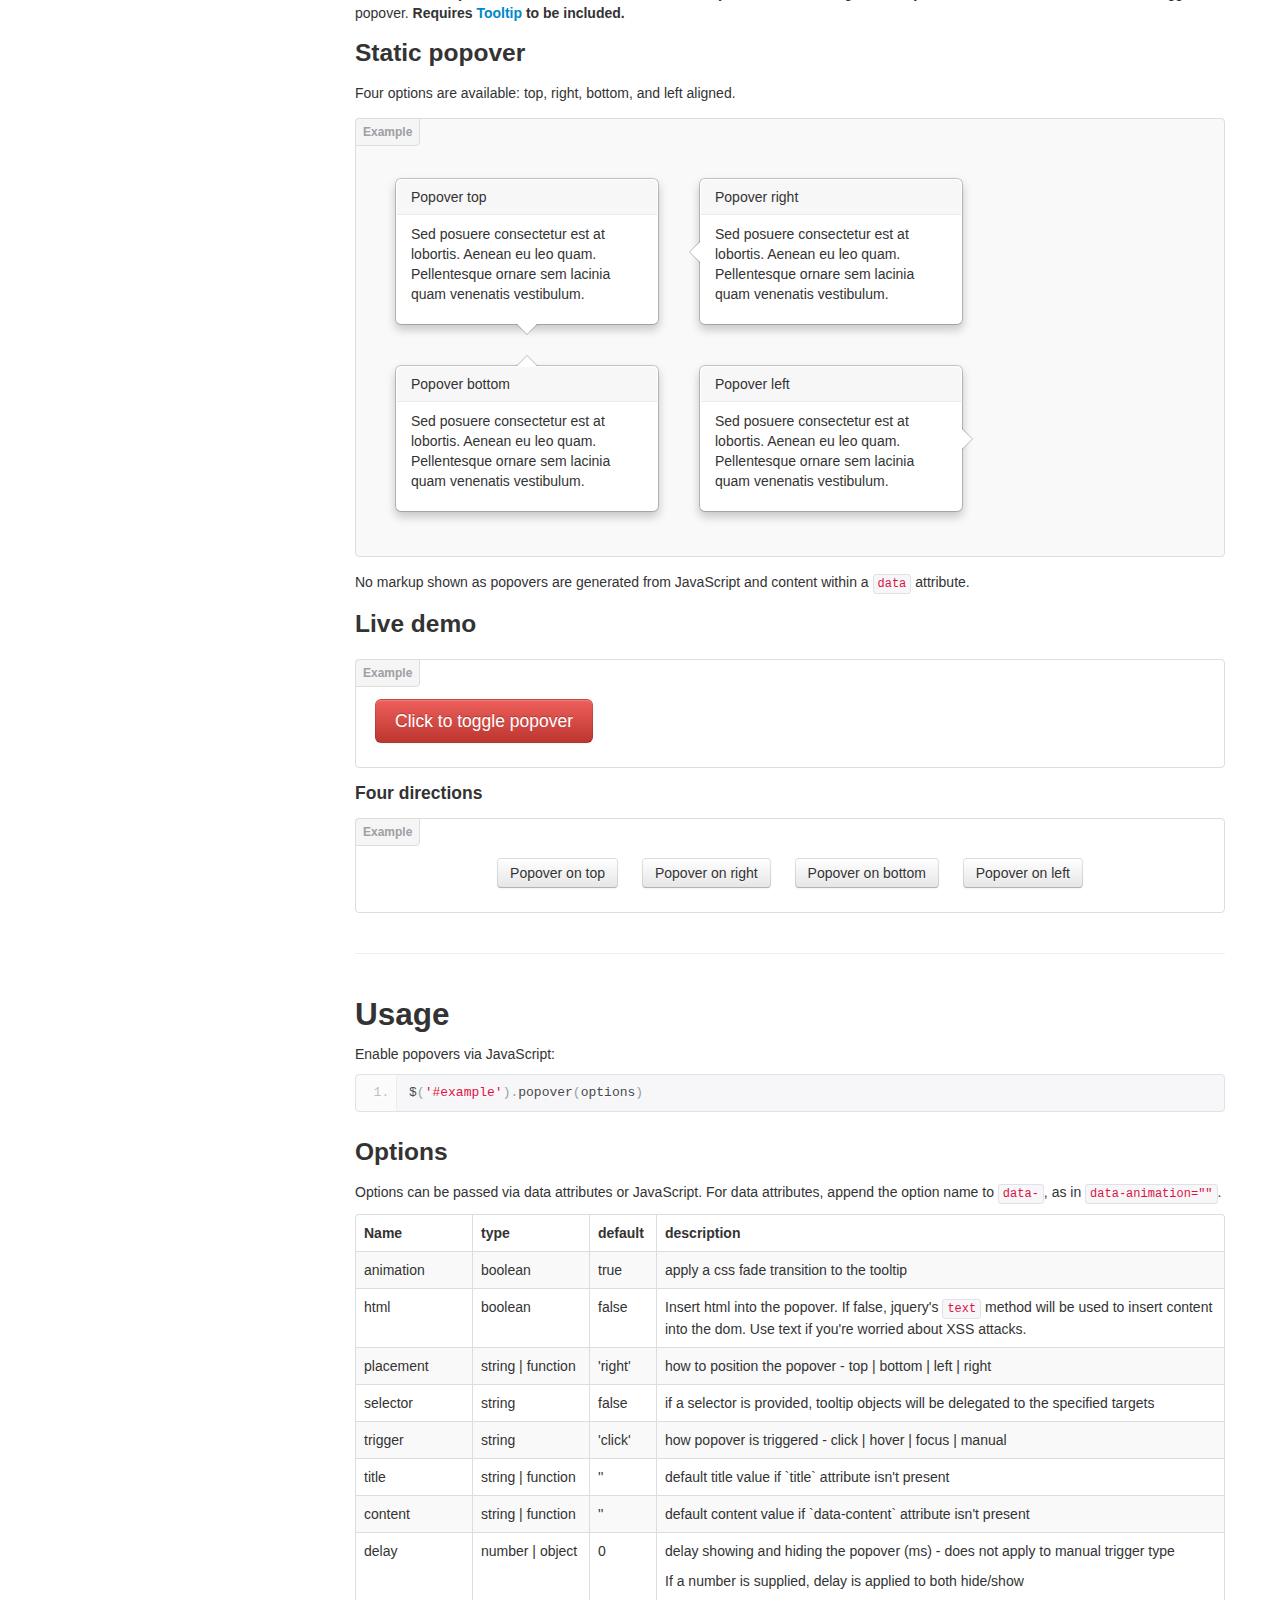
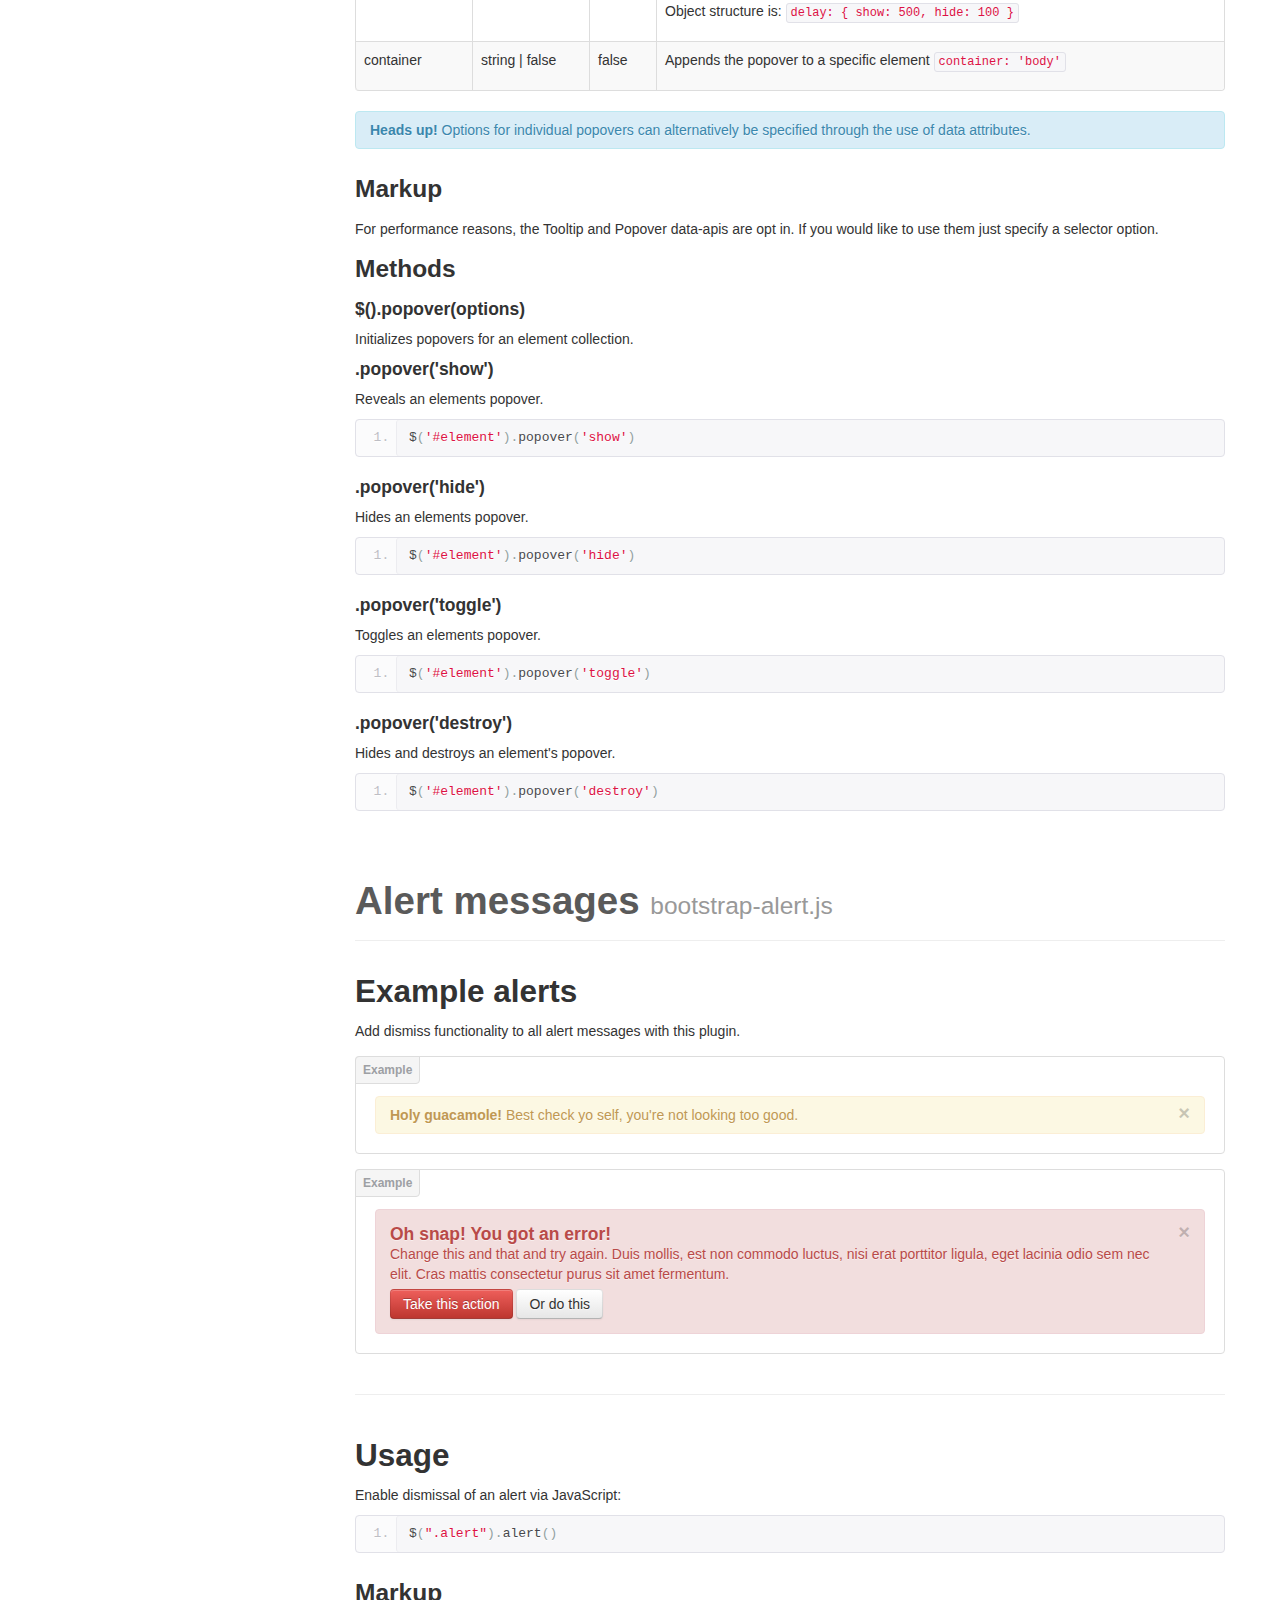
<file: fahrplan/static/bower_components/bootstrap-timepicker/spec/js/libs/bootstrap/docs/javascript.html>
<!DOCTYPE html>
<html lang="en">
  <head>
    <meta charset="utf-8">
    <title>Javascript · Bootstrap</title>
    <meta name="viewport" content="width=device-width, initial-scale=1.0">
    <meta name="description" content="">
    <meta name="author" content="">

    <!-- Le styles -->
    <link href="assets/css/bootstrap.css" rel="stylesheet">
    <link href="assets/css/bootstrap-responsive.css" rel="stylesheet">
    <link href="assets/css/docs.css" rel="stylesheet">
    <link href="assets/js/google-code-prettify/prettify.css" rel="stylesheet">

    <!-- Le HTML5 shim, for IE6-8 support of HTML5 elements -->
    <!--[if lt IE 9]>
      <script src="assets/js/html5shiv.js"></script>
    <![endif]-->

    <!-- Le fav and touch icons -->
    <link rel="apple-touch-icon-precomposed" sizes="144x144" href="assets/ico/apple-touch-icon-144-precomposed.png">
    <link rel="apple-touch-icon-precomposed" sizes="114x114" href="assets/ico/apple-touch-icon-114-precomposed.png">
      <link rel="apple-touch-icon-precomposed" sizes="72x72" href="assets/ico/apple-touch-icon-72-precomposed.png">
                    <link rel="apple-touch-icon-precomposed" href="assets/ico/apple-touch-icon-57-precomposed.png">
                                   <link rel="shortcut icon" href="assets/ico/favicon.png">

    <script type="text/javascript">
      var _gaq = _gaq || [];
      _gaq.push(['_setAccount', 'UA-146052-10']);
      _gaq.push(['_trackPageview']);
      (function() {
        var ga = document.createElement('script'); ga.type = 'text/javascript'; ga.async = true;
        ga.src = ('https:' == document.location.protocol ? 'https://ssl' : 'http://www') + '.google-analytics.com/ga.js';
        var s = document.getElementsByTagName('script')[0]; s.parentNode.insertBefore(ga, s);
      })();
    </script>
  </head>

  <body data-spy="scroll" data-target=".bs-docs-sidebar">

    <!-- Navbar
    ================================================== -->
    <div class="navbar navbar-inverse navbar-fixed-top">
      <div class="navbar-inner">
        <div class="container">
          <button type="button" class="btn btn-navbar" data-toggle="collapse" data-target=".nav-collapse">
            <span class="icon-bar"></span>
            <span class="icon-bar"></span>
            <span class="icon-bar"></span>
          </button>
          <a class="brand" href="./index.html">Bootstrap</a>
          <div class="nav-collapse collapse">
            <ul class="nav">
              <li class="">
                <a href="./index.html">Home</a>
              </li>
              <li class="">
                <a href="./getting-started.html">Get started</a>
              </li>
              <li class="">
                <a href="./scaffolding.html">Scaffolding</a>
              </li>
              <li class="">
                <a href="./base-css.html">Base CSS</a>
              </li>
              <li class="">
                <a href="./components.html">Components</a>
              </li>
              <li class="active">
                <a href="./javascript.html">JavaScript</a>
              </li>
              <li class="">
                <a href="./customize.html">Customize</a>
              </li>
            </ul>
          </div>
        </div>
      </div>
    </div>

<!-- Subhead
================================================== -->
<header class="jumbotron subhead">
  <div class="container">
    <h1>JavaScript</h1>
    <p class="lead">Bring Bootstrap's components to life&mdash;now with 13 custom jQuery plugins.
  </div>
</header>

  <div class="container">

    <!-- Docs nav
    ================================================== -->
    <div class="row">
      <div class="span3 bs-docs-sidebar">
        <ul class="nav nav-list bs-docs-sidenav">
          <li><a href="#overview"><i class="icon-chevron-right"></i> Overview</a></li>
          <li><a href="#transitions"><i class="icon-chevron-right"></i> Transitions</a></li>
          <li><a href="#modals"><i class="icon-chevron-right"></i> Modal</a></li>
          <li><a href="#dropdowns"><i class="icon-chevron-right"></i> Dropdown</a></li>
          <li><a href="#scrollspy"><i class="icon-chevron-right"></i> Scrollspy</a></li>
          <li><a href="#tabs"><i class="icon-chevron-right"></i> Tab</a></li>
          <li><a href="#tooltips"><i class="icon-chevron-right"></i> Tooltip</a></li>
          <li><a href="#popovers"><i class="icon-chevron-right"></i> Popover</a></li>
          <li><a href="#alerts"><i class="icon-chevron-right"></i> Alert</a></li>
          <li><a href="#buttons"><i class="icon-chevron-right"></i> Button</a></li>
          <li><a href="#collapse"><i class="icon-chevron-right"></i> Collapse</a></li>
          <li><a href="#carousel"><i class="icon-chevron-right"></i> Carousel</a></li>
          <li><a href="#typeahead"><i class="icon-chevron-right"></i> Typeahead</a></li>
          <li><a href="#affix"><i class="icon-chevron-right"></i> Affix</a></li>
        </ul>
      </div>
      <div class="span9">


        <!-- Overview
        ================================================== -->
        <section id="overview">
          <div class="page-header">
            <h1>JavaScript in Bootstrap</h1>
          </div>

          <h3>Individual or compiled</h3>
          <p>Plugins can be included individually (though some have required dependencies), or all at once. Both <strong>bootstrap.js</strong> and <strong>bootstrap.min.js</strong> contain all plugins in a single file.</p>

          <h3>Data attributes</h3>
          <p>You can use all Bootstrap plugins purely through the markup API without writing a single line of JavaScript. This is Bootstrap's first class API and should be your first consideration when using a plugin.</p>

          <p>That said, in some situations it may be desirable to turn this functionality off. Therefore, we also provide the ability to disable the data attribute API by unbinding all events on the body namespaced with `'data-api'`. This looks like this:
          <pre class="prettyprint linenums">$('body').off('.data-api')</pre>

          <p>Alternatively, to target a specific plugin, just include the plugin's name as a namespace along with the data-api namespace like this:</p>
          <pre class="prettyprint linenums">$('body').off('.alert.data-api')</pre>

          <h3>Programmatic API</h3>
          <p>We also believe you should be able to use all Bootstrap plugins purely through the JavaScript API. All public APIs are single, chainable methods, and return the collection acted upon.</p>
          <pre class="prettyprint linenums">$(".btn.danger").button("toggle").addClass("fat")</pre>
          <p>All methods should accept an optional options object, a string which targets a particular method, or nothing (which initiates a plugin with default behavior):</p>
<pre class="prettyprint linenums">
$("#myModal").modal()                       // initialized with defaults
$("#myModal").modal({ keyboard: false })   // initialized with no keyboard
$("#myModal").modal('show')                // initializes and invokes show immediately</p>
</pre>
          <p>Each plugin also exposes its raw constructor on a `Constructor` property: <code>$.fn.popover.Constructor</code>. If you'd like to get a particular plugin instance, retrieve it directly from an element: <code>$('[rel=popover]').data('popover')</code>.</p>

          <h3>No Conflict</h3>
          <p>Sometimes it is necessary to use Bootstrap plugins with other UI frameworks. In these circumstances,  namespace collisions can occasionally occur. If this happens, you may call <code>.noConflict</code> on the plugin you wish to revert the value of.</p>

<pre class="prettyprint linenums">
var bootstrapButton = $.fn.button.noConflict() // return $.fn.button to previously assigned value
$.fn.bootstrapBtn = bootstrapButton            // give $().bootstrapBtn the bootstrap functionality
</pre>

          <h3>Events</h3>
          <p>Bootstrap provides custom events for most plugin's unique actions. Generally, these come in an infinitive and past participle form - where the infinitive (ex. <code>show</code>) is triggered at the start of an event, and its past participle form (ex. <code>shown</code>) is trigger on the completion of an action.</p>
          <p>All infinitive events provide preventDefault functionality. This provides the ability to stop the execution of an action before it starts.</p>
<pre class="prettyprint linenums">
$('#myModal').on('show', function (e) {
    if (!data) return e.preventDefault() // stops modal from being shown
})
</pre>
        </section>



        <!-- Transitions
        ================================================== -->
        <section id="transitions">
          <div class="page-header">
            <h1>Transitions <small>bootstrap-transition.js</small></h1>
          </div>
          <h3>About transitions</h3>
          <p>For simple transition effects, include <strong>bootstrap-transition.js</strong> once alongside the other JS files. If you're using the compiled (or minified) <strong>bootstrap.js</strong>, there is no need to include this&mdash;it's already there.</p>
          <h3>Use cases</h3>
          <p>A few examples of the transition plugin:</p>
          <ul>
            <li>Sliding or fading in modals</li>
            <li>Fading out tabs</li>
            <li>Fading out alerts</li>
            <li>Sliding carousel panes</li>
          </ul>

        </section>



        <!-- Modal
        ================================================== -->
        <section id="modals">
          <div class="page-header">
            <h1>Modals <small>bootstrap-modal.js</small></h1>
          </div>


          <h2>Examples</h2>
          <p>Modals are streamlined, but flexible, dialog prompts with the minimum required functionality and smart defaults.</p>

          <h3>Static example</h3>
          <p>A rendered modal with header, body, and set of actions in the footer.</p>
          <div class="bs-docs-example" style="background-color: #f5f5f5;">
            <div class="modal" style="position: relative; top: auto; left: auto; right: auto; margin: 0 auto 20px; z-index: 1; max-width: 100%;">
              <div class="modal-header">
                <button type="button" class="close" data-dismiss="modal" aria-hidden="true">&times;</button>
                <h3>Modal header</h3>
              </div>
              <div class="modal-body">
                <p>One fine body&hellip;</p>
              </div>
              <div class="modal-footer">
                <a href="#" class="btn">Close</a>
                <a href="#" class="btn btn-primary">Save changes</a>
              </div>
            </div>
          </div>
<pre class="prettyprint linenums">
&lt;div class="modal hide fade"&gt;
  &lt;div class="modal-header"&gt;
    &lt;button type="button" class="close" data-dismiss="modal" aria-hidden="true"&gt;&amp;times;&lt;/button&gt;
    &lt;h3&gt;Modal header&lt;/h3&gt;
  &lt;/div&gt;
  &lt;div class="modal-body"&gt;
    &lt;p&gt;One fine body&hellip;&lt;/p&gt;
  &lt;/div&gt;
  &lt;div class="modal-footer"&gt;
    &lt;a href="#" class="btn"&gt;Close&lt;/a&gt;
    &lt;a href="#" class="btn btn-primary"&gt;Save changes&lt;/a&gt;
  &lt;/div&gt;
&lt;/div&gt;
</pre>

          <h3>Live demo</h3>
          <p>Toggle a modal via JavaScript by clicking the button below. It will slide down and fade in from the top of the page.</p>
          <!-- sample modal content -->
          <div id="myModal" class="modal hide fade" tabindex="-1" role="dialog" aria-labelledby="myModalLabel" aria-hidden="true">
            <div class="modal-header">
              <button type="button" class="close" data-dismiss="modal" aria-hidden="true">&times;</button>
              <h3 id="myModalLabel">Modal Heading</h3>
            </div>
            <div class="modal-body">
              <h4>Text in a modal</h4>
              <p>Duis mollis, est non commodo luctus, nisi erat porttitor ligula, eget lacinia odio sem.</p>

              <h4>Popover in a modal</h4>
              <p>This <a href="#" role="button" class="btn popover-test" title="A Title" data-content="And here's some amazing content. It's very engaging. right?">button</a> should trigger a popover on click.</p>

              <h4>Tooltips in a modal</h4>
              <p><a href="#" class="tooltip-test" title="Tooltip">This link</a> and <a href="#" class="tooltip-test" title="Tooltip">that link</a> should have tooltips on hover.</p>

              <hr>

              <h4>Overflowing text to show optional scrollbar</h4>
              <p>We set a fixed <code>max-height</code> on the <code>.modal-body</code>. Watch it overflow with all this extra lorem ipsum text we've included.</p>
              <p>Cras mattis consectetur purus sit amet fermentum. Cras justo odio, dapibus ac facilisis in, egestas eget quam. Morbi leo risus, porta ac consectetur ac, vestibulum at eros.</p>
              <p>Praesent commodo cursus magna, vel scelerisque nisl consectetur et. Vivamus sagittis lacus vel augue laoreet rutrum faucibus dolor auctor.</p>
              <p>Aenean lacinia bibendum nulla sed consectetur. Praesent commodo cursus magna, vel scelerisque nisl consectetur et. Donec sed odio dui. Donec ullamcorper nulla non metus auctor fringilla.</p>
              <p>Cras mattis consectetur purus sit amet fermentum. Cras justo odio, dapibus ac facilisis in, egestas eget quam. Morbi leo risus, porta ac consectetur ac, vestibulum at eros.</p>
              <p>Praesent commodo cursus magna, vel scelerisque nisl consectetur et. Vivamus sagittis lacus vel augue laoreet rutrum faucibus dolor auctor.</p>
              <p>Aenean lacinia bibendum nulla sed consectetur. Praesent commodo cursus magna, vel scelerisque nisl consectetur et. Donec sed odio dui. Donec ullamcorper nulla non metus auctor fringilla.</p>
            </div>
            <div class="modal-footer">
              <button class="btn" data-dismiss="modal">Close</button>
              <button class="btn btn-primary">Save changes</button>
            </div>
          </div>
          <div class="bs-docs-example" style="padding-bottom: 24px;">
            <a data-toggle="modal" href="#myModal" class="btn btn-primary btn-large">Launch demo modal</a>
          </div>
<pre class="prettyprint linenums">
&lt!-- Button to trigger modal --&gt;
&lt;a href="#myModal" role="button" class="btn" data-toggle="modal"&gt;Launch demo modal&lt;/a&gt;

&lt!-- Modal --&gt;
&lt;div id="myModal" class="modal hide fade" tabindex="-1" role="dialog" aria-labelledby="myModalLabel" aria-hidden="true"&gt;
  &lt;div class="modal-header"&gt;
    &lt;button type="button" class="close" data-dismiss="modal" aria-hidden="true"&gt;&times;&lt;/button&gt;
    &lt;h3 id="myModalLabel"&gt;Modal header&lt;/h3&gt;
  &lt;/div&gt;
  &lt;div class="modal-body"&gt;
    &lt;p&gt;One fine body&hellip;&lt;/p&gt;
  &lt;/div&gt;
  &lt;div class="modal-footer"&gt;
    &lt;button class="btn" data-dismiss="modal" aria-hidden="true"&gt;Close&lt;/button&gt;
    &lt;button class="btn btn-primary"&gt;Save changes&lt;/button&gt;
  &lt;/div&gt;
&lt;/div&gt;
</pre>


          <hr class="bs-docs-separator">


          <h2>Usage</h2>

          <h3>Via data attributes</h3>
          <p>Activate a modal without writing JavaScript. Set <code>data-toggle="modal"</code> on a controller element, like a button, along with a <code>data-target="#foo"</code> or <code>href="#foo"</code> to target a specific modal to toggle.</p>
          <pre class="prettyprint linenums">&lt;button type="button" data-toggle="modal" data-target="#myModal"&gt;Launch modal&lt;/button&gt;</pre>

          <h3>Via JavaScript</h3>
          <p>Call a modal with id <code>myModal</code> with a single line of JavaScript:</p>
          <pre class="prettyprint linenums">$('#myModal').modal(options)</pre>

          <h3>Options</h3>
          <p>Options can be passed via data attributes or JavaScript. For data attributes, append the option name to <code>data-</code>, as in <code>data-backdrop=""</code>.</p>
          <table class="table table-bordered table-striped">
            <thead>
             <tr>
               <th style="width: 100px;">Name</th>
               <th style="width: 50px;">type</th>
               <th style="width: 50px;">default</th>
               <th>description</th>
             </tr>
            </thead>
            <tbody>
             <tr>
               <td>backdrop</td>
               <td>boolean</td>
               <td>true</td>
               <td>Includes a modal-backdrop element. Alternatively, specify <code>static</code> for a backdrop which doesn't close the modal on click.</td>
             </tr>
             <tr>
               <td>keyboard</td>
               <td>boolean</td>
               <td>true</td>
               <td>Closes the modal when escape key is pressed</td>
             </tr>
             <tr>
               <td>show</td>
               <td>boolean</td>
               <td>true</td>
               <td>Shows the modal when initialized.</td>
             </tr>
             <tr>
               <td>remote</td>
               <td>path</td>
               <td>false</td>
               <td><p>If a remote url is provided, content will be loaded via jQuery's <code>load</code> method and injected into the <code>.modal-body</code>. If you're using the data api, you may alternatively use the <code>href</code> tag to specify the remote source. An example of this is shown below:</p>
              <pre class="prettyprint linenums"><code>&lt;a data-toggle="modal" href="remote.html" data-target="#modal"&gt;click me&lt;/a&gt;</code></pre></td>
             </tr>
            </tbody>
          </table>

          <h3>Methods</h3>
          <h4>.modal(options)</h4>
          <p>Activates your content as a modal. Accepts an optional options <code>object</code>.</p>
<pre class="prettyprint linenums">
$('#myModal').modal({
  keyboard: false
})
</pre>
          <h4>.modal('toggle')</h4>
          <p>Manually toggles a modal.</p>
          <pre class="prettyprint linenums">$('#myModal').modal('toggle')</pre>
          <h4>.modal('show')</h4>
          <p>Manually opens a modal.</p>
          <pre class="prettyprint linenums">$('#myModal').modal('show')</pre>
          <h4>.modal('hide')</h4>
          <p>Manually hides a modal.</p>
          <pre class="prettyprint linenums">$('#myModal').modal('hide')</pre>
          <h3>Events</h3>
          <p>Bootstrap's modal class exposes a few events for hooking into modal functionality.</p>
          <table class="table table-bordered table-striped">
            <thead>
             <tr>
               <th style="width: 150px;">Event</th>
               <th>Description</th>
             </tr>
            </thead>
            <tbody>
             <tr>
               <td>show</td>
               <td>This event fires immediately when the <code>show</code> instance method is called.</td>
             </tr>
             <tr>
               <td>shown</td>
               <td>This event is fired when the modal has been made visible to the user (will wait for css transitions to complete).</td>
             </tr>
             <tr>
               <td>hide</td>
               <td>This event is fired immediately when the <code>hide</code> instance method has been called.</td>
             </tr>
             <tr>
               <td>hidden</td>
               <td>This event is fired when the modal has finished being hidden from the user (will wait for css transitions to complete).</td>
             </tr>
            </tbody>
          </table>
<pre class="prettyprint linenums">
$('#myModal').on('hidden', function () {
  // do something…
})
</pre>
        </section>



        <!-- Dropdowns
        ================================================== -->
        <section id="dropdowns">
          <div class="page-header">
            <h1>Dropdowns <small>bootstrap-dropdown.js</small></h1>
          </div>


          <h2>Examples</h2>
          <p>Add dropdown menus to nearly anything with this simple plugin, including the navbar, tabs, and pills.</p>

          <h3>Within a navbar</h3>
          <div class="bs-docs-example">
            <div id="navbar-example" class="navbar navbar-static">
              <div class="navbar-inner">
                <div class="container" style="width: auto;">
                  <a class="brand" href="#">Project Name</a>
                  <ul class="nav" role="navigation">
                    <li class="dropdown">
                      <a id="drop1" href="#" role="button" class="dropdown-toggle" data-toggle="dropdown">Dropdown <b class="caret"></b></a>
                      <ul class="dropdown-menu" role="menu" aria-labelledby="drop1">
                        <li role="presentation"><a role="menuitem" tabindex="-1" href="http://google.com">Action</a></li>
                        <li role="presentation"><a role="menuitem" tabindex="-1" href="#anotherAction">Another action</a></li>
                        <li role="presentation"><a role="menuitem" tabindex="-1" href="#">Something else here</a></li>
                        <li role="presentation" class="divider"></li>
                        <li role="presentation"><a role="menuitem" tabindex="-1" href="#">Separated link</a></li>
                      </ul>
                    </li>
                    <li class="dropdown">
                      <a href="#" id="drop2" role="button" class="dropdown-toggle" data-toggle="dropdown">Dropdown 2 <b class="caret"></b></a>
                      <ul class="dropdown-menu" role="menu" aria-labelledby="drop2">
                        <li role="presentation"><a role="menuitem" tabindex="-1" href="#">Action</a></li>
                        <li role="presentation"><a role="menuitem" tabindex="-1" href="#">Another action</a></li>
                        <li role="presentation"><a role="menuitem" tabindex="-1" href="#">Something else here</a></li>
                        <li role="presentation" class="divider"></li>
                        <li role="presentation"><a role="menuitem" tabindex="-1" href="#">Separated link</a></li>
                      </ul>
                    </li>
                  </ul>
                  <ul class="nav pull-right">
                    <li id="fat-menu" class="dropdown">
                      <a href="#" id="drop3" role="button" class="dropdown-toggle" data-toggle="dropdown">Dropdown 3 <b class="caret"></b></a>
                      <ul class="dropdown-menu" role="menu" aria-labelledby="drop3">
                        <li role="presentation"><a role="menuitem" tabindex="-1" href="#">Action</a></li>
                        <li role="presentation"><a role="menuitem" tabindex="-1" href="#">Another action</a></li>
                        <li role="presentation"><a role="menuitem" tabindex="-1" href="#">Something else here</a></li>
                        <li role="presentation" class="divider"></li>
                        <li role="presentation"><a role="menuitem" tabindex="-1" href="#">Separated link</a></li>
                      </ul>
                    </li>
                  </ul>
                </div>
              </div>
            </div> <!-- /navbar-example -->
          </div>

          <h3>Within tabs</h3>
          <div class="bs-docs-example">
            <ul class="nav nav-pills">
              <li class="active"><a href="#">Regular link</a></li>
              <li class="dropdown">
                <a class="dropdown-toggle" id="drop4" role="button" data-toggle="dropdown" href="#">Dropdown <b class="caret"></b></a>
                <ul id="menu1" class="dropdown-menu" role="menu" aria-labelledby="drop4">
                  <li role="presentation"><a role="menuitem" tabindex="-1" href="#">Action</a></li>
                  <li role="presentation"><a role="menuitem" tabindex="-1" href="#">Another action</a></li>
                  <li role="presentation"><a role="menuitem" tabindex="-1" href="#">Something else here</a></li>
                  <li role="presentation" class="divider"></li>
                  <li role="presentation"><a role="menuitem" tabindex="-1" href="#">Separated link</a></li>
                </ul>
              </li>
              <li class="dropdown">
                <a class="dropdown-toggle" id="drop5" role="button" data-toggle="dropdown" href="#">Dropdown 2 <b class="caret"></b></a>
                <ul id="menu2" class="dropdown-menu" role="menu" aria-labelledby="drop5">
                  <li role="presentation"><a role="menuitem" tabindex="-1" href="#">Action</a></li>
                  <li role="presentation"><a role="menuitem" tabindex="-1" href="#">Another action</a></li>
                  <li role="presentation"><a role="menuitem" tabindex="-1" href="#">Something else here</a></li>
                  <li role="presentation" class="divider"></li>
                  <li role="presentation"><a role="menuitem" tabindex="-1" href="#">Separated link</a></li>
                </ul>
              </li>
              <li class="dropdown">
                <a class="dropdown-toggle" id="drop5" role="button" data-toggle="dropdown" href="#">Dropdown 3 <b class="caret"></b></a>
                <ul id="menu3" class="dropdown-menu" role="menu" aria-labelledby="drop5">
                  <li role="presentation"><a role="menuitem" tabindex="-1" href="#">Action</a></li>
                  <li role="presentation"><a role="menuitem" tabindex="-1" href="#">Another action</a></li>
                  <li role="presentation"><a role="menuitem" tabindex="-1" href="#">Something else here</a></li>
                  <li role="presentation" class="divider"></li>
                  <li role="presentation"><a role="menuitem" tabindex="-1" href="#">Separated link</a></li>
                </ul>
              </li>
            </ul> <!-- /tabs -->
          </div>


          <hr class="bs-docs-separator">


          <h2>Usage</h2>

          <h3>Via data attributes</h3>
          <p>Add <code>data-toggle="dropdown"</code> to a link or button to toggle a dropdown.</p>
<pre class="prettyprint linenums">
&lt;div class="dropdown"&gt;
  &lt;a class="dropdown-toggle" data-toggle="dropdown" href="#"&gt;Dropdown trigger&lt;/a&gt;
  &lt;ul class="dropdown-menu" role="menu" aria-labelledby="dLabel"&gt;
    ...
  &lt;/ul&gt;
&lt;/div&gt;
</pre>
          <p>To keep URLs intact, use the <code>data-target</code> attribute instead of <code>href="#"</code>.</p>
<pre class="prettyprint linenums">
&lt;div class="dropdown"&gt;
  &lt;a class="dropdown-toggle" id="dLabel" role="button" data-toggle="dropdown" data-target="#" href="/page.html"&gt;
    Dropdown
    &lt;b class="caret"&gt;&lt;/b&gt;
  &lt;/a&gt;
  &lt;ul class="dropdown-menu" role="menu" aria-labelledby="dLabel"&gt;
    ...
  &lt;/ul&gt;
&lt;/div&gt;
</pre>

          <h3>Via JavaScript</h3>
          <p>Call the dropdowns via JavaScript:</p>
          <pre class="prettyprint linenums">$('.dropdown-toggle').dropdown()</pre>

          <h3>Options</h3>
          <p><em>None</em></p>

          <h3>Methods</h3>
          <h4>$().dropdown('toggle')</h4>
          <p>A programmatic api for toggling menus for a given navbar or tabbed navigation.</p>
        </section>



        <!-- ScrollSpy
        ================================================== -->
        <section id="scrollspy">
          <div class="page-header">
            <h1>ScrollSpy <small>bootstrap-scrollspy.js</small></h1>
          </div>


          <h2>Example in navbar</h2>
          <p>The ScrollSpy plugin is for automatically updating nav targets based on scroll position. Scroll the area below the navbar and watch the active class change. The dropdown sub items will be highlighted as well.</p>
          <div class="bs-docs-example">
            <div id="navbarExample" class="navbar navbar-static">
              <div class="navbar-inner">
                <div class="container" style="width: auto;">
                  <a class="brand" href="#">Project Name</a>
                  <ul class="nav">
                    <li><a href="#fat">@fat</a></li>
                    <li><a href="#mdo">@mdo</a></li>
                    <li class="dropdown">
                      <a href="#" class="dropdown-toggle" data-toggle="dropdown">Dropdown <b class="caret"></b></a>
                      <ul class="dropdown-menu">
                        <li><a href="#one">one</a></li>
                        <li><a href="#two">two</a></li>
                        <li class="divider"></li>
                        <li><a href="#three">three</a></li>
                      </ul>
                    </li>
                  </ul>
                </div>
              </div>
            </div>
            <div data-spy="scroll" data-target="#navbarExample" data-offset="0" class="scrollspy-example">
              <h4 id="fat">@fat</h4>
              <p>Ad leggings keytar, brunch id art party dolor labore. Pitchfork yr enim lo-fi before they sold out qui. Tumblr farm-to-table bicycle rights whatever. Anim keffiyeh carles cardigan. Velit seitan mcsweeney's photo booth 3 wolf moon irure. Cosby sweater lomo jean shorts, williamsburg hoodie minim qui you probably haven't heard of them et cardigan trust fund culpa biodiesel wes anderson aesthetic. Nihil tattooed accusamus, cred irony biodiesel keffiyeh artisan ullamco consequat.</p>
              <h4 id="mdo">@mdo</h4>
              <p>Veniam marfa mustache skateboard, adipisicing fugiat velit pitchfork beard. Freegan beard aliqua cupidatat mcsweeney's vero. Cupidatat four loko nisi, ea helvetica nulla carles. Tattooed cosby sweater food truck, mcsweeney's quis non freegan vinyl. Lo-fi wes anderson +1 sartorial. Carles non aesthetic exercitation quis gentrify. Brooklyn adipisicing craft beer vice keytar deserunt.</p>
              <h4 id="one">one</h4>
              <p>Occaecat commodo aliqua delectus. Fap craft beer deserunt skateboard ea. Lomo bicycle rights adipisicing banh mi, velit ea sunt next level locavore single-origin coffee in magna veniam. High life id vinyl, echo park consequat quis aliquip banh mi pitchfork. Vero VHS est adipisicing. Consectetur nisi DIY minim messenger bag. Cred ex in, sustainable delectus consectetur fanny pack iphone.</p>
              <h4 id="two">two</h4>
              <p>In incididunt echo park, officia deserunt mcsweeney's proident master cleanse thundercats sapiente veniam. Excepteur VHS elit, proident shoreditch +1 biodiesel laborum craft beer. Single-origin coffee wayfarers irure four loko, cupidatat terry richardson master cleanse. Assumenda you probably haven't heard of them art party fanny pack, tattooed nulla cardigan tempor ad. Proident wolf nesciunt sartorial keffiyeh eu banh mi sustainable. Elit wolf voluptate, lo-fi ea portland before they sold out four loko. Locavore enim nostrud mlkshk brooklyn nesciunt.</p>
              <h4 id="three">three</h4>
              <p>Ad leggings keytar, brunch id art party dolor labore. Pitchfork yr enim lo-fi before they sold out qui. Tumblr farm-to-table bicycle rights whatever. Anim keffiyeh carles cardigan. Velit seitan mcsweeney's photo booth 3 wolf moon irure. Cosby sweater lomo jean shorts, williamsburg hoodie minim qui you probably haven't heard of them et cardigan trust fund culpa biodiesel wes anderson aesthetic. Nihil tattooed accusamus, cred irony biodiesel keffiyeh artisan ullamco consequat.</p>
              <p>Keytar twee blog, culpa messenger bag marfa whatever delectus food truck. Sapiente synth id assumenda. Locavore sed helvetica cliche irony, thundercats you probably haven't heard of them consequat hoodie gluten-free lo-fi fap aliquip. Labore elit placeat before they sold out, terry richardson proident brunch nesciunt quis cosby sweater pariatur keffiyeh ut helvetica artisan. Cardigan craft beer seitan readymade velit. VHS chambray laboris tempor veniam. Anim mollit minim commodo ullamco thundercats.
              </p>
            </div>
          </div>


          <hr class="bs-docs-separator">


          <h2>Usage</h2>

          <h3>Via data attributes</h3>
          <p>To easily add scrollspy behavior to your topbar navigation, just add <code>data-spy="scroll"</code> to the element you want to spy on (most typically this would be the body) and <code>data-target=".navbar"</code> to select which nav to use. You'll want to use scrollspy with a <code>.nav</code> component.</p>
          <pre class="prettyprint linenums">&lt;body data-spy="scroll" data-target=".navbar"&gt;...&lt;/body&gt;</pre>

          <h3>Via JavaScript</h3>
          <p>Call the scrollspy via JavaScript:</p>
          <pre class="prettyprint linenums">$('#navbar').scrollspy()</pre>

          <div class="alert alert-info">
            <strong>Heads up!</strong>
            Navbar links must have resolvable id targets. For example, a <code>&lt;a href="#home"&gt;home&lt;/a&gt;</code> must correspond to something in the dom like <code>&lt;div id="home"&gt;&lt;/div&gt;</code>.
          </div>

          <h3>Methods</h3>
          <h4>.scrollspy('refresh')</h4>
          <p>When using scrollspy in conjunction with adding or removing of elements from the DOM, you'll need to call the refresh method like so:</p>
<pre class="prettyprint linenums">
$('[data-spy="scroll"]').each(function () {
  var $spy = $(this).scrollspy('refresh')
});
</pre>

          <h3>Options</h3>
          <p>Options can be passed via data attributes or JavaScript. For data attributes, append the option name to <code>data-</code>, as in <code>data-offset=""</code>.</p>
          <table class="table table-bordered table-striped">
            <thead>
             <tr>
               <th style="width: 100px;">Name</th>
               <th style="width: 100px;">type</th>
               <th style="width: 50px;">default</th>
               <th>description</th>
             </tr>
            </thead>
            <tbody>
             <tr>
               <td>offset</td>
               <td>number</td>
               <td>10</td>
               <td>Pixels to offset from top when calculating position of scroll.</td>
             </tr>
            </tbody>
          </table>

          <h3>Events</h3>
          <table class="table table-bordered table-striped">
            <thead>
             <tr>
               <th style="width: 150px;">Event</th>
               <th>Description</th>
             </tr>
            </thead>
            <tbody>
             <tr>
               <td>activate</td>
               <td>This event fires whenever a new item becomes activated by the scrollspy.</td>
            </tr>
            </tbody>
          </table>
        </section>



        <!-- Tabs
        ================================================== -->
        <section id="tabs">
          <div class="page-header">
            <h1>Togglable tabs <small>bootstrap-tab.js</small></h1>
          </div>


          <h2>Example tabs</h2>
          <p>Add quick, dynamic tab functionality to transition through panes of local content, even via dropdown menus.</p>
          <div class="bs-docs-example">
            <ul id="myTab" class="nav nav-tabs">
              <li class="active"><a href="#home" data-toggle="tab">Home</a></li>
              <li><a href="#profile" data-toggle="tab">Profile</a></li>
              <li class="dropdown">
                <a href="#" class="dropdown-toggle" data-toggle="dropdown">Dropdown <b class="caret"></b></a>
                <ul class="dropdown-menu">
                  <li><a href="#dropdown1" data-toggle="tab">@fat</a></li>
                  <li><a href="#dropdown2" data-toggle="tab">@mdo</a></li>
                </ul>
              </li>
            </ul>
            <div id="myTabContent" class="tab-content">
              <div class="tab-pane fade in active" id="home">
                <p>Raw denim you probably haven't heard of them jean shorts Austin. Nesciunt tofu stumptown aliqua, retro synth master cleanse. Mustache cliche tempor, williamsburg carles vegan helvetica. Reprehenderit butcher retro keffiyeh dreamcatcher synth. Cosby sweater eu banh mi, qui irure terry richardson ex squid. Aliquip placeat salvia cillum iphone. Seitan aliquip quis cardigan american apparel, butcher voluptate nisi qui.</p>
              </div>
              <div class="tab-pane fade" id="profile">
                <p>Food truck fixie locavore, accusamus mcsweeney's marfa nulla single-origin coffee squid. Exercitation +1 labore velit, blog sartorial PBR leggings next level wes anderson artisan four loko farm-to-table craft beer twee. Qui photo booth letterpress, commodo enim craft beer mlkshk aliquip jean shorts ullamco ad vinyl cillum PBR. Homo nostrud organic, assumenda labore aesthetic magna delectus mollit. Keytar helvetica VHS salvia yr, vero magna velit sapiente labore stumptown. Vegan fanny pack odio cillum wes anderson 8-bit, sustainable jean shorts beard ut DIY ethical culpa terry richardson biodiesel. Art party scenester stumptown, tumblr butcher vero sint qui sapiente accusamus tattooed echo park.</p>
              </div>
              <div class="tab-pane fade" id="dropdown1">
                <p>Etsy mixtape wayfarers, ethical wes anderson tofu before they sold out mcsweeney's organic lomo retro fanny pack lo-fi farm-to-table readymade. Messenger bag gentrify pitchfork tattooed craft beer, iphone skateboard locavore carles etsy salvia banksy hoodie helvetica. DIY synth PBR banksy irony. Leggings gentrify squid 8-bit cred pitchfork. Williamsburg banh mi whatever gluten-free, carles pitchfork biodiesel fixie etsy retro mlkshk vice blog. Scenester cred you probably haven't heard of them, vinyl craft beer blog stumptown. Pitchfork sustainable tofu synth chambray yr.</p>
              </div>
              <div class="tab-pane fade" id="dropdown2">
                <p>Trust fund seitan letterpress, keytar raw denim keffiyeh etsy art party before they sold out master cleanse gluten-free squid scenester freegan cosby sweater. Fanny pack portland seitan DIY, art party locavore wolf cliche high life echo park Austin. Cred vinyl keffiyeh DIY salvia PBR, banh mi before they sold out farm-to-table VHS viral locavore cosby sweater. Lomo wolf viral, mustache readymade thundercats keffiyeh craft beer marfa ethical. Wolf salvia freegan, sartorial keffiyeh echo park vegan.</p>
              </div>
            </div>
          </div>


          <hr class="bs-docs-separator">


          <h2>Usage</h2>
          <p>Enable tabbable tabs via JavaScript (each tab needs to be activated individually):</p>
<pre class="prettyprint linenums">
$('#myTab a').click(function (e) {
  e.preventDefault();
  $(this).tab('show');
})</pre>
          <p>You can activate individual tabs in several ways:</p>
<pre class="prettyprint linenums">
$('#myTab a[href="#profile"]').tab('show'); // Select tab by name
$('#myTab a:first').tab('show'); // Select first tab
$('#myTab a:last').tab('show'); // Select last tab
$('#myTab li:eq(2) a').tab('show'); // Select third tab (0-indexed)
</pre>

          <h3>Markup</h3>
          <p>You can activate a tab or pill navigation without writing any JavaScript by simply specifying <code>data-toggle="tab"</code> or <code>data-toggle="pill"</code> on an element. Adding the <code>nav</code> and <code>nav-tabs</code> classes to the tab <code>ul</code> will apply the Bootstrap tab styling.</p>
<pre class="prettyprint linenums">
&lt;ul class="nav nav-tabs"&gt;
  &lt;li&gt;&lt;a href="#home" data-toggle="tab"&gt;Home&lt;/a&gt;&lt;/li&gt;
  &lt;li&gt;&lt;a href="#profile" data-toggle="tab"&gt;Profile&lt;/a&gt;&lt;/li&gt;
  &lt;li&gt;&lt;a href="#messages" data-toggle="tab"&gt;Messages&lt;/a&gt;&lt;/li&gt;
  &lt;li&gt;&lt;a href="#settings" data-toggle="tab"&gt;Settings&lt;/a&gt;&lt;/li&gt;
&lt;/ul&gt;</pre>

          <h3>Methods</h3>
          <h4>$().tab</h4>
          <p>
            Activates a tab element and content container. Tab should have either a <code>data-target</code> or an <code>href</code> targeting a container node in the DOM.
          </p>
<pre class="prettyprint linenums">
&lt;ul class="nav nav-tabs" id="myTab"&gt;
  &lt;li class="active"&gt;&lt;a href="#home"&gt;Home&lt;/a&gt;&lt;/li&gt;
  &lt;li&gt;&lt;a href="#profile"&gt;Profile&lt;/a&gt;&lt;/li&gt;
  &lt;li&gt;&lt;a href="#messages"&gt;Messages&lt;/a&gt;&lt;/li&gt;
  &lt;li&gt;&lt;a href="#settings"&gt;Settings&lt;/a&gt;&lt;/li&gt;
&lt;/ul&gt;

&lt;div class="tab-content"&gt;
  &lt;div class="tab-pane active" id="home"&gt;...&lt;/div&gt;
  &lt;div class="tab-pane" id="profile"&gt;...&lt;/div&gt;
  &lt;div class="tab-pane" id="messages"&gt;...&lt;/div&gt;
  &lt;div class="tab-pane" id="settings"&gt;...&lt;/div&gt;
&lt;/div&gt;

&lt;script&gt;
  $(function () {
    $('#myTab a:last').tab('show');
  })
&lt;/script&gt;
</pre>

          <h3>Events</h3>
          <table class="table table-bordered table-striped">
            <thead>
             <tr>
               <th style="width: 150px;">Event</th>
               <th>Description</th>
             </tr>
            </thead>
            <tbody>
             <tr>
               <td>show</td>
               <td>This event fires on tab show, but before the new tab has been shown. Use <code>event.target</code> and <code>event.relatedTarget</code> to target the active tab and the previous active tab (if available) respectively.</td>
            </tr>
            <tr>
               <td>shown</td>
               <td>This event fires on tab show after a tab has been shown. Use <code>event.target</code> and <code>event.relatedTarget</code> to target the active tab and the previous active tab (if available) respectively.</td>
             </tr>
            </tbody>
          </table>
<pre class="prettyprint linenums">
$('a[data-toggle="tab"]').on('shown', function (e) {
  e.target // activated tab
  e.relatedTarget // previous tab
})
</pre>
        </section>


        <!-- Tooltips
        ================================================== -->
        <section id="tooltips">
          <div class="page-header">
            <h1>Tooltips <small>bootstrap-tooltip.js</small></h1>
          </div>


          <h2>Examples</h2>
          <p>Inspired by the excellent jQuery.tipsy plugin written by Jason Frame; Tooltips are an updated version, which don't rely on images, use CSS3 for animations, and data-attributes for local title storage.</p>
          <p>For performance reasons, the tooltip and popover data-apis are opt in, meaning <strong>you must initialize them yourself</strong>.</p>
          <p>Hover over the links below to see tooltips:</p>
          <div class="bs-docs-example tooltip-demo">
            <p class="muted" style="margin-bottom: 0;">Tight pants next level keffiyeh <a href="#" data-toggle="tooltip" title="Default tooltip">you probably</a> haven't heard of them. Photo booth beard raw denim letterpress vegan messenger bag stumptown. Farm-to-table seitan, mcsweeney's fixie sustainable quinoa 8-bit american apparel <a href="#" data-toggle="tooltip" title="Another tooltip">have a</a> terry richardson vinyl chambray. Beard stumptown, cardigans banh mi lomo thundercats. Tofu biodiesel williamsburg marfa, four loko mcsweeney's cleanse vegan chambray. A really ironic artisan <a href="#" data-toggle="tooltip" title="A much longer tooltip belongs right here to demonstrate the max-width we apply.">whatever keytar</a>, scenester farm-to-table banksy Austin <a href="#" data-toggle="tooltip" title="The last tip!">twitter handle</a> freegan cred raw denim single-origin coffee viral.
            </p>
          </div>

          <h3>Four directions</h3>
          <div class="bs-docs-example tooltip-demo">
            <ul class="bs-docs-tooltip-examples">
              <li><a href="#" data-toggle="tooltip" data-placement="top" title="Tooltip on top">Tooltip on top</a></li>
              <li><a href="#" data-toggle="tooltip" data-placement="right" title="Tooltip on right">Tooltip on right</a></li>
              <li><a href="#" data-toggle="tooltip" data-placement="bottom" title="Tooltip on bottom">Tooltip on bottom</a></li>
              <li><a href="#" data-toggle="tooltip" data-placement="left" title="Tooltip on left">Tooltip on left</a></li>
            </ul>
          </div>


          <h3>Tooltips in input groups</h3>
          <p>When using tooltips and popovers with the Bootstrap input groups, you'll have to set the <code>container</code> (documented below) option to avoid unwanted side effects.</p>

          <hr class="bs-docs-separator">


          <h2>Usage</h2>
          <p>Trigger the tooltip via JavaScript:</p>
          <pre class="prettyprint linenums">$('#example').tooltip(options)</pre>

          <h3>Options</h3>
          <p>Options can be passed via data attributes or JavaScript. For data attributes, append the option name to <code>data-</code>, as in <code>data-animation=""</code>.</p>
          <table class="table table-bordered table-striped">
            <thead>
             <tr>
               <th style="width: 100px;">Name</th>
               <th style="width: 100px;">type</th>
               <th style="width: 50px;">default</th>
               <th>description</th>
             </tr>
            </thead>
            <tbody>
             <tr>
               <td>animation</td>
               <td>boolean</td>
               <td>true</td>
               <td>apply a css fade transition to the tooltip</td>
             </tr>
             <tr>
               <td>html</td>
               <td>boolean</td>
               <td>false</td>
               <td>Insert html into the tooltip. If false, jquery's <code>text</code> method will be used to insert content into the dom. Use text if you're worried about XSS attacks.</td>
             </tr>
             <tr>
               <td>placement</td>
               <td>string | function</td>
               <td>'top'</td>
               <td>how to position the tooltip - top | bottom | left | right</td>
             </tr>
             <tr>
               <td>selector</td>
               <td>string</td>
               <td>false</td>
               <td>If a selector is provided, tooltip objects will be delegated to the specified targets.</td>
             </tr>
             <tr>
               <td>title</td>
               <td>string | function</td>
               <td>''</td>
               <td>default title value if `title` tag isn't present</td>
             </tr>
             <tr>
               <td>trigger</td>
               <td>string</td>
               <td>'hover focus'</td>
               <td>how tooltip is triggered - click | hover | focus | manual. Note you case pass trigger mutliple, space seperated, trigger types.</td>
             </tr>
             <tr>
               <td>delay</td>
               <td>number | object</td>
               <td>0</td>
               <td>
                <p>delay showing and hiding the tooltip (ms) - does not apply to manual trigger type</p>
                <p>If a number is supplied, delay is applied to both hide/show</p>
                <p>Object structure is: <code>delay: { show: 500, hide: 100 }</code></p>
               </td>
             </tr>
             <tr>
               <td>container</td>
               <td>string | false</td>
               <td>false</td>
               <td>
                <p>Appends the tooltip to a specific element <code>container: 'body'</code></p>
               </td>
             </tr>
            </tbody>
          </table>
          <div class="alert alert-info">
            <strong>Heads up!</strong>
            Options for individual tooltips can alternatively be specified through the use of data attributes.
          </div>

          <h3>Markup</h3>
          <pre class="prettyprint linenums">&lt;a href="#" data-toggle="tooltip" title="first tooltip"&gt;hover over me&lt;/a&gt;</pre>

          <h3>Methods</h3>
          <h4>$().tooltip(options)</h4>
          <p>Attaches a tooltip handler to an element collection.</p>
          <h4>.tooltip('show')</h4>
          <p>Reveals an element's tooltip.</p>
          <pre class="prettyprint linenums">$('#element').tooltip('show')</pre>
          <h4>.tooltip('hide')</h4>
          <p>Hides an element's tooltip.</p>
          <pre class="prettyprint linenums">$('#element').tooltip('hide')</pre>
          <h4>.tooltip('toggle')</h4>
          <p>Toggles an element's tooltip.</p>
          <pre class="prettyprint linenums">$('#element').tooltip('toggle')</pre>
          <h4>.tooltip('destroy')</h4>
          <p>Hides and destroys an element's tooltip.</p>
          <pre class="prettyprint linenums">$('#element').tooltip('destroy')</pre>
        </section>



      <!-- Popovers
      ================================================== -->
      <section id="popovers">
        <div class="page-header">
          <h1>Popovers <small>bootstrap-popover.js</small></h1>
        </div>

        <h2>Examples</h2>
        <p>Add small overlays of content, like those on the iPad, to any element for housing secondary information. Hover over the button to trigger the popover. <strong>Requires <a href="#tooltips">Tooltip</a> to be included.</strong></p>

        <h3>Static popover</h3>
        <p>Four options are available: top, right, bottom, and left aligned.</p>
        <div class="bs-docs-example bs-docs-example-popover">
          <div class="popover top">
            <div class="arrow"></div>
            <h3 class="popover-title">Popover top</h3>
            <div class="popover-content">
              <p>Sed posuere consectetur est at lobortis. Aenean eu leo quam. Pellentesque ornare sem lacinia quam venenatis vestibulum.</p>
            </div>
          </div>

          <div class="popover right">
            <div class="arrow"></div>
            <h3 class="popover-title">Popover right</h3>
            <div class="popover-content">
              <p>Sed posuere consectetur est at lobortis. Aenean eu leo quam. Pellentesque ornare sem lacinia quam venenatis vestibulum.</p>
            </div>
          </div>

          <div class="popover bottom">
            <div class="arrow"></div>
            <h3 class="popover-title">Popover bottom</h3>
            <div class="popover-content">
              <p>Sed posuere consectetur est at lobortis. Aenean eu leo quam. Pellentesque ornare sem lacinia quam venenatis vestibulum.</p>
            </div>
          </div>

          <div class="popover left">
            <div class="arrow"></div>
            <h3 class="popover-title">Popover left</h3>
            <div class="popover-content">
              <p>Sed posuere consectetur est at lobortis. Aenean eu leo quam. Pellentesque ornare sem lacinia quam venenatis vestibulum.</p>
            </div>
          </div>

          <div class="clearfix"></div>
        </div>
        <p>No markup shown as popovers are generated from JavaScript and content within a <code>data</code> attribute.</p>

        <h3>Live demo</h3>
        <div class="bs-docs-example" style="padding-bottom: 24px;">
          <a href="#" class="btn btn-large btn-danger" data-toggle="popover" title="A Title" data-content="And here's some amazing content. It's very engaging. right?">Click to toggle popover</a>
        </div>

        <h4>Four directions</h4>
        <div class="bs-docs-example tooltip-demo">
          <ul class="bs-docs-tooltip-examples">
            <li><a href="#" class="btn" data-toggle="popover" data-placement="top" data-content="Vivamus sagittis lacus vel augue laoreet rutrum faucibus." title="Popover on top">Popover on top</a></li>
            <li><a href="#" class="btn" data-toggle="popover" data-placement="right" data-content="Vivamus sagittis lacus vel augue laoreet rutrum faucibus." title="Popover on right">Popover on right</a></li>
            <li><a href="#" class="btn" data-toggle="popover" data-placement="bottom" data-content="Vivamus sagittis lacus vel augue laoreet rutrum faucibus." title="Popover on bottom">Popover on bottom</a></li>
            <li><a href="#" class="btn" data-toggle="popover" data-placement="left" data-content="Vivamus sagittis lacus vel augue laoreet rutrum faucibus." title="Popover on left">Popover on left</a></li>
          </ul>
        </div>


        <hr class="bs-docs-separator">


        <h2>Usage</h2>
        <p>Enable popovers via JavaScript:</p>
        <pre class="prettyprint linenums">$('#example').popover(options)</pre>

        <h3>Options</h3>
        <p>Options can be passed via data attributes or JavaScript. For data attributes, append the option name to <code>data-</code>, as in <code>data-animation=""</code>.</p>
        <table class="table table-bordered table-striped">
          <thead>
           <tr>
             <th style="width: 100px;">Name</th>
             <th style="width: 100px;">type</th>
             <th style="width: 50px;">default</th>
             <th>description</th>
           </tr>
          </thead>
          <tbody>
           <tr>
             <td>animation</td>
             <td>boolean</td>
             <td>true</td>
             <td>apply a css fade transition to the tooltip</td>
           </tr>
           <tr>
             <td>html</td>
             <td>boolean</td>
             <td>false</td>
             <td>Insert html into the popover. If false, jquery's <code>text</code> method will be used to insert content into the dom. Use text if you're worried about XSS attacks.</td>
           </tr>
           <tr>
             <td>placement</td>
             <td>string | function</td>
             <td>'right'</td>
             <td>how to position the popover - top | bottom | left | right</td>
           </tr>
           <tr>
             <td>selector</td>
             <td>string</td>
             <td>false</td>
             <td>if a selector is provided, tooltip objects will be delegated to the specified targets</td>
           </tr>
           <tr>
             <td>trigger</td>
             <td>string</td>
             <td>'click'</td>
             <td>how popover is triggered - click | hover | focus | manual</td>
           </tr>
           <tr>
             <td>title</td>
             <td>string | function</td>
             <td>''</td>
             <td>default title value if `title` attribute isn't present</td>
           </tr>
           <tr>
             <td>content</td>
             <td>string | function</td>
             <td>''</td>
             <td>default content value if `data-content` attribute isn't present</td>
           </tr>
           <tr>
             <td>delay</td>
             <td>number | object</td>
             <td>0</td>
             <td>
              <p>delay showing and hiding the popover (ms) - does not apply to manual trigger type</p>
              <p>If a number is supplied, delay is applied to both hide/show</p>
              <p>Object structure is: <code>delay: { show: 500, hide: 100 }</code></p>
             </td>
           </tr>
           <tr>
             <td>container</td>
             <td>string | false</td>
             <td>false</td>
             <td>
              <p>Appends the popover to a specific element <code>container: 'body'</code></p>
             </td>
           </tr>
          </tbody>
        </table>
        <div class="alert alert-info">
          <strong>Heads up!</strong>
          Options for individual popovers can alternatively be specified through the use of data attributes.
        </div>

        <h3>Markup</h3>
        <p>For performance reasons, the Tooltip and Popover data-apis are opt in. If you would like to use them just specify a selector option.</p>

        <h3>Methods</h3>
        <h4>$().popover(options)</h4>
        <p>Initializes popovers for an element collection.</p>
        <h4>.popover('show')</h4>
        <p>Reveals an elements popover.</p>
        <pre class="prettyprint linenums">$('#element').popover('show')</pre>
        <h4>.popover('hide')</h4>
        <p>Hides an elements popover.</p>
        <pre class="prettyprint linenums">$('#element').popover('hide')</pre>
        <h4>.popover('toggle')</h4>
        <p>Toggles an elements popover.</p>
        <pre class="prettyprint linenums">$('#element').popover('toggle')</pre>
        <h4>.popover('destroy')</h4>
        <p>Hides and destroys an element's popover.</p>
        <pre class="prettyprint linenums">$('#element').popover('destroy')</pre>
      </section>



      <!-- Alert
      ================================================== -->
      <section id="alerts">
        <div class="page-header">
          <h1>Alert messages <small>bootstrap-alert.js</small></h1>
        </div>


        <h2>Example alerts</h2>
        <p>Add dismiss functionality to all alert messages with this plugin.</p>
        <div class="bs-docs-example">
          <div class="alert fade in">
            <button type="button" class="close" data-dismiss="alert">&times;</button>
            <strong>Holy guacamole!</strong> Best check yo self, you're not looking too good.
          </div>
        </div>

        <div class="bs-docs-example">
          <div class="alert alert-block alert-error fade in">
            <button type="button" class="close" data-dismiss="alert">&times;</button>
            <h4 class="alert-heading">Oh snap! You got an error!</h4>
            <p>Change this and that and try again. Duis mollis, est non commodo luctus, nisi erat porttitor ligula, eget lacinia odio sem nec elit. Cras mattis consectetur purus sit amet fermentum.</p>
            <p>
              <a class="btn btn-danger" href="#">Take this action</a> <a class="btn" href="#">Or do this</a>
            </p>
          </div>
        </div>


        <hr class="bs-docs-separator">


        <h2>Usage</h2>
        <p>Enable dismissal of an alert via JavaScript:</p>
        <pre class="prettyprint linenums">$(".alert").alert()</pre>

        <h3>Markup</h3>
        <p>Just add <code>data-dismiss="alert"</code> to your close button to automatically give an alert close functionality.</p>
        <pre class="prettyprint linenums">&lt;a class="close" data-dismiss="alert" href="#"&gt;&amp;times;&lt;/a&gt;</pre>

        <h3>Methods</h3>
        <h4>$().alert()</h4>
        <p>Wraps all alerts with close functionality. To have your alerts animate out when closed, make sure they have the <code>.fade</code> and <code>.in</code> class already applied to them.</p>
        <h4>.alert('close')</h4>
        <p>Closes an alert.</p>
        <pre class="prettyprint linenums">$(".alert").alert('close')</pre>


        <h3>Events</h3>
        <p>Bootstrap's alert class exposes a few events for hooking into alert functionality.</p>
        <table class="table table-bordered table-striped">
          <thead>
           <tr>
             <th style="width: 150px;">Event</th>
             <th>Description</th>
           </tr>
          </thead>
          <tbody>
           <tr>
             <td>close</td>
             <td>This event fires immediately when the <code>close</code> instance method is called.</td>
           </tr>
           <tr>
             <td>closed</td>
             <td>This event is fired when the alert has been closed (will wait for css transitions to complete).</td>
           </tr>
          </tbody>
        </table>
<pre class="prettyprint linenums">
$('#my-alert').bind('closed', function () {
  // do something…
})
</pre>
      </section>



          <!-- Buttons
          ================================================== -->
          <section id="buttons">
            <div class="page-header">
              <h1>Buttons <small>bootstrap-button.js</small></h1>
            </div>

            <h2>Example uses</h2>
            <p>Do more with buttons. Control button states or create groups of buttons for more components like toolbars.</p>

            <h4>Stateful</h4>
            <p>Add <code>data-loading-text="Loading..."</code> to use a loading state on a button.</p>
            <div class="bs-docs-example" style="padding-bottom: 24px;">
              <button type="button" id="fat-btn" data-loading-text="loading..." class="btn btn-primary">
                Loading state
              </button>
            </div>
            <pre class="prettyprint linenums">&lt;button type="button" class="btn btn-primary" data-loading-text="Loading..."&gt;Loading state&lt;/button&gt;</pre>

            <h4>Single toggle</h4>
            <p>Add <code>data-toggle="button"</code> to activate toggling on a single button.</p>
            <div class="bs-docs-example" style="padding-bottom: 24px;">
              <button type="button" class="btn btn-primary" data-toggle="button">Single Toggle</button>
            </div>
            <pre class="prettyprint linenums">&lt;button type="button" class="btn btn-primary" data-toggle="button"&gt;Single Toggle&lt;/button&gt;</pre>

            <h4>Checkbox</h4>
            <p>Add <code>data-toggle="buttons-checkbox"</code> for checkbox style toggling on btn-group.</p>
            <div class="bs-docs-example" style="padding-bottom: 24px;">
              <div class="btn-group" data-toggle="buttons-checkbox">
                <button type="button" class="btn btn-primary">Left</button>
                <button type="button" class="btn btn-primary">Middle</button>
                <button type="button" class="btn btn-primary">Right</button>
              </div>
            </div>
<pre class="prettyprint linenums">
&lt;div class="btn-group" data-toggle="buttons-checkbox"&gt;
  &lt;button type="button" class="btn btn-primary"&gt;Left&lt;/button&gt;
  &lt;button type="button" class="btn btn-primary"&gt;Middle&lt;/button&gt;
  &lt;button type="button" class="btn btn-primary"&gt;Right&lt;/button&gt;
&lt;/div&gt;
</pre>

            <h4>Radio</h4>
            <p>Add <code>data-toggle="buttons-radio"</code> for radio style toggling on btn-group.</p>
            <div class="bs-docs-example" style="padding-bottom: 24px;">
              <div class="btn-group" data-toggle="buttons-radio">
                <button type="button" class="btn btn-primary">Left</button>
                <button type="button" class="btn btn-primary">Middle</button>
                <button type="button" class="btn btn-primary">Right</button>
              </div>
            </div>
<pre class="prettyprint linenums">
&lt;div class="btn-group" data-toggle="buttons-radio"&gt;
  &lt;button type="button" class="btn btn-primary"&gt;Left&lt;/button&gt;
  &lt;button type="button" class="btn btn-primary"&gt;Middle&lt;/button&gt;
  &lt;button type="button" class="btn btn-primary"&gt;Right&lt;/button&gt;
&lt;/div&gt;
</pre>


            <hr class="bs-docs-separator">


            <h2>Usage</h2>
            <p>Enable buttons via JavaScript:</p>
            <pre class="prettyprint linenums">$('.nav-tabs').button()</pre>

            <h3>Markup</h3>
            <p>Data attributes are integral to the button plugin. Check out the example code below for the various markup types.</p>

            <h3>Options</h3>
            <p><em>None</em></p>

            <h3>Methods</h3>
            <h4>$().button('toggle')</h4>
            <p>Toggles push state. Gives the button the appearance that it has been activated.</p>
            <div class="alert alert-info">
              <strong>Heads up!</strong>
              You can enable auto toggling of a button by using the <code>data-toggle</code> attribute.
            </div>
            <pre class="prettyprint linenums">&lt;button type="button" class="btn" data-toggle="button" &gt;…&lt;/button&gt;</pre>
            <h4>$().button('loading')</h4>
            <p>Sets button state to loading - disables button and swaps text to loading text. Loading text should be defined on the button element using the data attribute <code>data-loading-text</code>.
            </p>
            <pre class="prettyprint linenums">&lt;button type="button" class="btn" data-loading-text="loading stuff..." &gt;...&lt;/button&gt;</pre>
            <div class="alert alert-info">
              <strong>Heads up!</strong>
              <a href="https://github.com/twbs/bootstrap/issues/793">Firefox persists the disabled state across page loads</a>. A workaround for this is to use <code>autocomplete="off"</code>.
            </div>
            <h4>$().button('reset')</h4>
            <p>Resets button state - swaps text to original text.</p>
            <h4>$().button(string)</h4>
            <p>Resets button state - swaps text to any data defined text state.</p>
<pre class="prettyprint linenums">&lt;button type="button" class="btn" data-complete-text="finished!" &gt;...&lt;/button&gt;
&lt;script&gt;
  $('.btn').button('complete')
&lt;/script&gt;
</pre>
          </section>



          <!-- Collapse
          ================================================== -->
          <section id="collapse">
            <div class="page-header">
              <h1>Collapse <small>bootstrap-collapse.js</small></h1>
            </div>

            <h3>About</h3>
            <p>Get base styles and flexible support for collapsible components like accordions and navigation.</p>
            <p class="muted"><strong>*</strong> Requires the Transitions plugin to be included.</p>

            <h2>Example accordion</h2>
            <p>Using the collapse plugin, we built a simple accordion style widget:</p>

            <div class="bs-docs-example">
              <div class="accordion" id="accordion2">
                <div class="accordion-group">
                  <div class="accordion-heading">
                    <a class="accordion-toggle" data-toggle="collapse" data-parent="#accordion2" href="#collapseOne">
                      Collapsible Group Item #1
                    </a>
                  </div>
                  <div id="collapseOne" class="accordion-body collapse in">
                    <div class="accordion-inner">
                      Anim pariatur cliche reprehenderit, enim eiusmod high life accusamus terry richardson ad squid. 3 wolf moon officia aute, non cupidatat skateboard dolor brunch. Food truck quinoa nesciunt laborum eiusmod. Brunch 3 wolf moon tempor, sunt aliqua put a bird on it squid single-origin coffee nulla assumenda shoreditch et. Nihil anim keffiyeh helvetica, craft beer labore wes anderson cred nesciunt sapiente ea proident. Ad vegan excepteur butcher vice lomo. Leggings occaecat craft beer farm-to-table, raw denim aesthetic synth nesciunt you probably haven't heard of them accusamus labore sustainable VHS.
                    </div>
                  </div>
                </div>
                <div class="accordion-group">
                  <div class="accordion-heading">
                    <a class="accordion-toggle" data-toggle="collapse" data-parent="#accordion2" href="#collapseTwo">
                      Collapsible Group Item #2
                    </a>
                  </div>
                  <div id="collapseTwo" class="accordion-body collapse">
                    <div class="accordion-inner">
                      Anim pariatur cliche reprehenderit, enim eiusmod high life accusamus terry richardson ad squid. 3 wolf moon officia aute, non cupidatat skateboard dolor brunch. Food truck quinoa nesciunt laborum eiusmod. Brunch 3 wolf moon tempor, sunt aliqua put a bird on it squid single-origin coffee nulla assumenda shoreditch et. Nihil anim keffiyeh helvetica, craft beer labore wes anderson cred nesciunt sapiente ea proident. Ad vegan excepteur butcher vice lomo. Leggings occaecat craft beer farm-to-table, raw denim aesthetic synth nesciunt you probably haven't heard of them accusamus labore sustainable VHS.
                    </div>
                  </div>
                </div>
                <div class="accordion-group">
                  <div class="accordion-heading">
                    <a class="accordion-toggle" data-toggle="collapse" data-parent="#accordion2" href="#collapseThree">
                      Collapsible Group Item #3
                    </a>
                  </div>
                  <div id="collapseThree" class="accordion-body collapse">
                    <div class="accordion-inner">
                      Anim pariatur cliche reprehenderit, enim eiusmod high life accusamus terry richardson ad squid. 3 wolf moon officia aute, non cupidatat skateboard dolor brunch. Food truck quinoa nesciunt laborum eiusmod. Brunch 3 wolf moon tempor, sunt aliqua put a bird on it squid single-origin coffee nulla assumenda shoreditch et. Nihil anim keffiyeh helvetica, craft beer labore wes anderson cred nesciunt sapiente ea proident. Ad vegan excepteur butcher vice lomo. Leggings occaecat craft beer farm-to-table, raw denim aesthetic synth nesciunt you probably haven't heard of them accusamus labore sustainable VHS.
                    </div>
                  </div>
                </div>
              </div>
            </div>
<pre class="prettyprint linenums">
&lt;div class="accordion" id="accordion2"&gt;
  &lt;div class="accordion-group"&gt;
    &lt;div class="accordion-heading"&gt;
      &lt;a class="accordion-toggle" data-toggle="collapse" data-parent="#accordion2" href="#collapseOne"&gt;
        Collapsible Group Item #1
      &lt;/a&gt;
    &lt;/div&gt;
    &lt;div id="collapseOne" class="accordion-body collapse in"&gt;
      &lt;div class="accordion-inner"&gt;
        Anim pariatur cliche...
      &lt;/div&gt;
    &lt;/div&gt;
  &lt;/div&gt;
  &lt;div class="accordion-group"&gt;
    &lt;div class="accordion-heading"&gt;
      &lt;a class="accordion-toggle" data-toggle="collapse" data-parent="#accordion2" href="#collapseTwo"&gt;
        Collapsible Group Item #2
      &lt;/a&gt;
    &lt;/div&gt;
    &lt;div id="collapseTwo" class="accordion-body collapse"&gt;
      &lt;div class="accordion-inner"&gt;
        Anim pariatur cliche...
      &lt;/div&gt;
    &lt;/div&gt;
  &lt;/div&gt;
&lt;/div&gt;
...
</pre>
            <p>You can also use the plugin without the accordion markup. Make a button toggle the expanding and collapsing of another element.</p>
<pre class="prettyprint linenums">
&lt;button type="button" class="btn btn-danger" data-toggle="collapse" data-target="#demo"&gt;
  simple collapsible
&lt;/button&gt;

&lt;div id="demo" class="collapse in"&gt; … &lt;/div&gt;
</pre>


            <hr class="bs-docs-separator">


            <h2>Usage</h2>

            <h3>Via data attributes</h3>
            <p>Just add <code>data-toggle="collapse"</code> and a <code>data-target</code> to element to automatically assign control of a collapsible element. The <code>data-target</code> attribute accepts a css selector to apply the collapse to. Be sure to add the class <code>collapse</code> to the collapsible element. If you'd like it to default open, add the additional class <code>in</code>.</p>
            <p>To add accordion-like group management to a collapsible control, add the data attribute <code>data-parent="#selector"</code>. Refer to the demo to see this in action.</p>

            <h3>Via JavaScript</h3>
            <p>Enable manually with:</p>
            <pre class="prettyprint linenums">$(".collapse").collapse()</pre>

            <h3>Options</h3>
            <p>Options can be passed via data attributes or JavaScript. For data attributes, append the option name to <code>data-</code>, as in <code>data-parent=""</code>.</p>
            <table class="table table-bordered table-striped">
              <thead>
               <tr>
                 <th style="width: 100px;">Name</th>
                 <th style="width: 50px;">type</th>
                 <th style="width: 50px;">default</th>
                 <th>description</th>
               </tr>
              </thead>
              <tbody>
               <tr>
                 <td>parent</td>
                 <td>selector</td>
                 <td>false</td>
                 <td>If selector then all collapsible elements under the specified parent will be closed when this collapsible item is shown. (similar to traditional accordion behavior)</td>
               </tr>
               <tr>
                 <td>toggle</td>
                 <td>boolean</td>
                 <td>true</td>
                 <td>Toggles the collapsible element on invocation</td>
               </tr>
              </tbody>
            </table>


            <h3>Methods</h3>
            <h4>.collapse(options)</h4>
            <p>Activates your content as a collapsible element. Accepts an optional options <code>object</code>.
<pre class="prettyprint linenums">
$('#myCollapsible').collapse({
  toggle: false
})
</pre>
            <h4>.collapse('toggle')</h4>
            <p>Toggles a collapsible element to shown or hidden.</p>
            <h4>.collapse('show')</h4>
            <p>Shows a collapsible element.</p>
            <h4>.collapse('hide')</h4>
            <p>Hides a collapsible element.</p>

            <h3>Events</h3>
            <p>Bootstrap's collapse class exposes a few events for hooking into collapse functionality.</p>
            <table class="table table-bordered table-striped">
              <thead>
               <tr>
                 <th style="width: 150px;">Event</th>
                 <th>Description</th>
               </tr>
              </thead>
              <tbody>
               <tr>
                 <td>show</td>
                 <td>This event fires immediately when the <code>show</code> instance method is called.</td>
               </tr>
               <tr>
                 <td>shown</td>
                 <td>This event is fired when a collapse element has been made visible to the user (will wait for css transitions to complete).</td>
               </tr>
               <tr>
                 <td>hide</td>
                 <td>
                  This event is fired immediately when the <code>hide</code> method has been called.
                 </td>
               </tr>
               <tr>
                 <td>hidden</td>
                 <td>This event is fired when a collapse element has been hidden from the user (will wait for css transitions to complete).</td>
               </tr>
              </tbody>
            </table>
<pre class="prettyprint linenums">
$('#myCollapsible').on('hidden', function () {
  // do something…
})</pre>
          </section>



           <!-- Carousel
          ================================================== -->
          <section id="carousel">
            <div class="page-header">
              <h1>Carousel <small>bootstrap-carousel.js</small></h1>
            </div>

            <h2>Example carousel</h2>
            <p>The slideshow below shows a generic plugin and component for cycling through elements like a carousel.</p>
            <div class="bs-docs-example">
              <div id="myCarousel" class="carousel slide">
                <ol class="carousel-indicators">
                  <li data-target="#myCarousel" data-slide-to="0" class="active"></li>
                  <li data-target="#myCarousel" data-slide-to="1"></li>
                  <li data-target="#myCarousel" data-slide-to="2"></li>
                </ol>
                <div class="carousel-inner">
                  <div class="item active">
                    <img src="assets/img/bootstrap-mdo-sfmoma-01.jpg" alt="">
                    <div class="carousel-caption">
                      <h4>First Thumbnail label</h4>
                      <p>Cras justo odio, dapibus ac facilisis in, egestas eget quam. Donec id elit non mi porta gravida at eget metus. Nullam id dolor id nibh ultricies vehicula ut id elit.</p>
                    </div>
                  </div>
                  <div class="item">
                    <img src="assets/img/bootstrap-mdo-sfmoma-02.jpg" alt="">
                    <div class="carousel-caption">
                      <h4>Second Thumbnail label</h4>
                      <p>Cras justo odio, dapibus ac facilisis in, egestas eget quam. Donec id elit non mi porta gravida at eget metus. Nullam id dolor id nibh ultricies vehicula ut id elit.</p>
                    </div>
                  </div>
                  <div class="item">
                    <img src="assets/img/bootstrap-mdo-sfmoma-03.jpg" alt="">
                    <div class="carousel-caption">
                      <h4>Third Thumbnail label</h4>
                      <p>Cras justo odio, dapibus ac facilisis in, egestas eget quam. Donec id elit non mi porta gravida at eget metus. Nullam id dolor id nibh ultricies vehicula ut id elit.</p>
                    </div>
                  </div>
                </div>
                <a class="left carousel-control" href="#myCarousel" data-slide="prev">&lsaquo;</a>
                <a class="right carousel-control" href="#myCarousel" data-slide="next">&rsaquo;</a>
              </div>
            </div>
<pre class="prettyprint linenums">
&lt;div id="myCarousel" class="carousel slide"&gt;
  &lt;ol class="carousel-indicators"&gt
    &lt;li data-target="#myCarousel" data-slide-to="0" class="active"&gt&lt;/li&gt
    &lt;li data-target="#myCarousel" data-slide-to="1"&gt&lt;/li&gt
    &lt;li data-target="#myCarousel" data-slide-to="2"&gt&lt;/li&gt
  &lt;/ol&gt
  &lt;!-- Carousel items --&gt;
  &lt;div class="carousel-inner"&gt;
    &lt;div class="active item"&gt;…&lt;/div&gt;
    &lt;div class="item"&gt;…&lt;/div&gt;
    &lt;div class="item"&gt;…&lt;/div&gt;
  &lt;/div&gt;
  &lt;!-- Carousel nav --&gt;
  &lt;a class="carousel-control left" href="#myCarousel" data-slide="prev"&gt;&amp;lsaquo;&lt;/a&gt;
  &lt;a class="carousel-control right" href="#myCarousel" data-slide="next"&gt;&amp;rsaquo;&lt;/a&gt;
&lt;/div&gt;
</pre>

            <div class="alert alert-warning">
              <strong>Heads up!</strong>
              When implementing this carousel, remove the images we have provided and replace them with your own.
            </div>


            <hr class="bs-docs-separator">


            <h2>Usage</h2>

            <h3>Via data attributes</h3>
            <p>Use data attributes to easily control the position of the carousel. <code>data-slide</code> accepts the keywords <code>prev</code> or <code>next</code>, which alters the slide position relative to it's current position. Alternatively, use <code>data-slide-to</code> to pass a raw slide index to the carousel <code>data-slide-to="2"</code>, which jump's the slide position to a particular index beginning with <code>0</code>.</p>

            <h3>Via JavaScript</h3>
            <p>Call carousel manually with:</p>
            <pre class="prettyprint linenums">$('.carousel').carousel()</pre>

            <h3>Options</h3>
            <p>Options can be passed via data attributes or JavaScriptz. For data attributes, append the option name to <code>data-</code>, as in <code>data-interval=""</code>.</p>
            <table class="table table-bordered table-striped">
              <thead>
               <tr>
                 <th style="width: 100px;">Name</th>
                 <th style="width: 50px;">type</th>
                 <th style="width: 50px;">default</th>
                 <th>description</th>
               </tr>
              </thead>
              <tbody>
               <tr>
                 <td>interval</td>
                 <td>number</td>
                 <td>5000</td>
                 <td>The amount of time to delay between automatically cycling an item. If false, carousel will not automatically cycle.</td>
               </tr>
               <tr>
                 <td>pause</td>
                 <td>string</td>
                 <td>"hover"</td>
                 <td>Pauses the cycling of the carousel on mouseenter and resumes the cycling of the carousel on mouseleave.</td>
               </tr>
              </tbody>
            </table>

            <h3>Methods</h3>
            <h4>.carousel(options)</h4>
            <p>Initializes the carousel with an optional options <code>object</code> and starts cycling through items.</p>
<pre class="prettyprint linenums">
$('.carousel').carousel({
  interval: 2000
})
</pre>
            <h4>.carousel('cycle')</h4>
            <p>Cycles through the carousel items from left to right.</p>
            <h4>.carousel('pause')</h4>
            <p>Stops the carousel from cycling through items.</p>
            <h4>.carousel(number)</h4>
            <p>Cycles the carousel to a particular frame (0 based, similar to an array).</p>
            <h4>.carousel('prev')</h4>
            <p>Cycles to the previous item.</p>
            <h4>.carousel('next')</h4>
            <p>Cycles to the next item.</p>

            <h3>Events</h3>
            <p>Bootstrap's carousel class exposes two events for hooking into carousel functionality.</p>
            <table class="table table-bordered table-striped">
              <thead>
               <tr>
                 <th style="width: 150px;">Event</th>
                 <th>Description</th>
               </tr>
              </thead>
              <tbody>
               <tr>
                 <td>slide</td>
                 <td>This event fires immediately when the <code>slide</code> instance method is invoked.</td>
               </tr>
               <tr>
                 <td>slid</td>
                 <td>This event is fired when the carousel has completed its slide transition.</td>
               </tr>
              </tbody>
            </table>
          </section>



          <!-- Typeahead
          ================================================== -->
          <section id="typeahead">
            <div class="page-header">
              <h1>Typeahead <small>bootstrap-typeahead.js</small></h1>
            </div>


            <h2>Example</h2>
            <p>A basic, easily extended plugin for quickly creating elegant typeaheads with any form text input.</p>
            <div class="bs-docs-example" style="background-color: #f5f5f5;">
              <input type="text" class="span3" style="margin: 0 auto;" data-provide="typeahead" data-items="4" data-source='["Alabama","Alaska","Arizona","Arkansas","California","Colorado","Connecticut","Delaware","Florida","Georgia","Hawaii","Idaho","Illinois","Indiana","Iowa","Kansas","Kentucky","Louisiana","Maine","Maryland","Massachusetts","Michigan","Minnesota","Mississippi","Missouri","Montana","Nebraska","Nevada","New Hampshire","New Jersey","New Mexico","New York","North Dakota","North Carolina","Ohio","Oklahoma","Oregon","Pennsylvania","Rhode Island","South Carolina","South Dakota","Tennessee","Texas","Utah","Vermont","Virginia","Washington","West Virginia","Wisconsin","Wyoming"]'>
            </div>
            <pre class="prettyprint linenums">&lt;input type="text" data-provide="typeahead"&gt;</pre>
            <p>You'll want to set <code>autocomplete="off"</code> to prevent default browser menus from appearing over the Bootstrap typeahead dropdown.</p>

            <hr class="bs-docs-separator">


            <h2>Usage</h2>

            <h3>Via data attributes</h3>
            <p>Add data attributes to register an element with typeahead functionality as shown in the example above.</p>

            <h3>Via JavaScript</h3>
            <p>Call the typeahead manually with:</p>
            <pre class="prettyprint linenums">$('.typeahead').typeahead()</pre>

            <h3>Options</h3>
            <p>Options can be passed via data attributes or JavaScript. For data attributes, append the option name to <code>data-</code>, as in <code>data-source=""</code>.</p>
            <table class="table table-bordered table-striped">
              <thead>
               <tr>
                 <th style="width: 100px;">Name</th>
                 <th style="width: 50px;">type</th>
                 <th style="width: 100px;">default</th>
                 <th>description</th>
               </tr>
              </thead>
              <tbody>
                <tr>
                 <td>source</td>
                 <td>array, function</td>
                 <td>[ ]</td>
                 <td>The data source to query against. May be an array of strings or a function. The function is passed two arguments, the <code>query</code> value in the input field and the <code>process</code> callback. The function may be used synchronously by returning the data source directly or asynchronously via the <code>process</code> callback's single argument.</td>
               </tr>
               <tr>
                 <td>items</td>
                 <td>number</td>
                 <td>8</td>
                 <td>The max number of items to display in the dropdown.</td>
               </tr>
               <tr>
                 <td>minLength</td>
                 <td>number</td>
                 <td>1</td>
                 <td>The minimum character length needed before triggering autocomplete suggestions</td>
               </tr>
               <tr>
                 <td>matcher</td>
                 <td>function</td>
                 <td>case insensitive</td>
                 <td>The method used to determine if a query matches an item. Accepts a single argument, the <code>item</code> against which to test the query. Access the current query with <code>this.query</code>. Return a boolean <code>true</code> if query is a match.</td>
               </tr>
               <tr>
                 <td>sorter</td>
                 <td>function</td>
                 <td>exact match,<br> case sensitive,<br> case insensitive</td>
                 <td>Method used to sort autocomplete results. Accepts a single argument <code>items</code> and has the scope of the typeahead instance. Reference the current query with <code>this.query</code>.</td>
               </tr>
               <tr>
                 <td>updater</td>
                 <td>function</td>
                 <td>returns selected item</td>
                 <td>The method used to return selected item. Accepts a single argument, the <code>item</code> and has the scope of the typeahead instance.</td>
               </tr>
               <tr>
                 <td>highlighter</td>
                 <td>function</td>
                 <td>highlights all default matches</td>
                 <td>Method used to highlight autocomplete results. Accepts a single argument <code>item</code> and has the scope of the typeahead instance. Should return html.</td>
               </tr>
              </tbody>
            </table>

            <h3>Methods</h3>
            <h4>.typeahead(options)</h4>
            <p>Initializes an input with a typeahead.</p>
          </section>



          <!-- Affix
          ================================================== -->
          <section id="affix">
            <div class="page-header">
              <h1>Affix <small>bootstrap-affix.js</small></h1>
            </div>

            <h2>Example</h2>
            <p>The subnavigation on the left is a live demo of the affix plugin.</p>

            <hr class="bs-docs-separator">

            <h2>Usage</h2>

            <h3>Via data attributes</h3>
            <p>To easily add affix behavior to any element, just add <code>data-spy="affix"</code> to the element you want to spy on. Then use offsets to define when to toggle the pinning of an element on and off.</p>

            <pre class="prettyprint linenums">&lt;div data-spy="affix" data-offset-top="200"&gt;...&lt;/div&gt;</pre>

            <div class="alert alert-info">
              <strong>Heads up!</strong>
              You must manage the position of a pinned element and the behavior of its immediate parent. Position is controlled by <code>affix</code>, <code>affix-top</code>, and <code>affix-bottom</code>. Remember to check for a potentially collapsed parent when the affix kicks in as it's removing content from the normal flow of the page.
            </div>

            <h3>Via JavaScript</h3>
            <p>Call the affix plugin via JavaScript:</p>
            <pre class="prettyprint linenums">$('#navbar').affix()</pre>

          <h3>Options</h3>
          <p>Options can be passed via data attributes or JavaScript. For data attributes, append the option name to <code>data-</code>, as in <code>data-offset-top="200"</code>.</p>
          <table class="table table-bordered table-striped">
            <thead>
             <tr>
               <th style="width: 100px;">Name</th>
               <th style="width: 100px;">type</th>
               <th style="width: 50px;">default</th>
               <th>description</th>
             </tr>
            </thead>
            <tbody>
             <tr>
               <td>offset</td>
               <td>number | function | object</td>
               <td>10</td>
               <td>Pixels to offset from screen when calculating position of scroll. If a single number is provided, the offset will be applied in both top and left directions. To listen for a single direction, or multiple unique offsets, just provide an object <code>offset: { x: 10 }</code>. Use a function when you need to dynamically provide an offset (useful for some responsive designs).</td>
             </tr>
            </tbody>
          </table>
        </section>



      </div>
    </div>

  </div>



    <!-- Footer
    ================================================== -->
    <footer class="footer">
      <div class="container">
        <p>Designed and built with all the love in the world by <a href="http://twitter.com/mdo" target="_blank">@mdo</a> and <a href="http://twitter.com/fat" target="_blank">@fat</a>.</p>
        <p>Code licensed under <a href="http://www.apache.org/licenses/LICENSE-2.0" target="_blank">Apache License v2.0</a>, documentation under <a href="http://creativecommons.org/licenses/by/3.0/">CC BY 3.0</a>.</p>
        <p><a href="http://glyphicons.com">Glyphicons Free</a> licensed under <a href="http://creativecommons.org/licenses/by/3.0/">CC BY 3.0</a>.</p>
        <ul class="footer-links">
          <li><a href="http://blog.getbootstrap.com">Blog</a></li>
          <li class="muted">&middot;</li>
          <li><a href="https://github.com/twbs/bootstrap/issues?state=open">Issues</a></li>
          <li class="muted">&middot;</li>
          <li><a href="https://github.com/twbs/bootstrap/releases">Changelog</a></li>
        </ul>
      </div>
    </footer>



    <!-- Le javascript
    ================================================== -->
    <!-- Placed at the end of the document so the pages load faster -->
    <script type="text/javascript" src="http://platform.twitter.com/widgets.js"></script>
    <script src="assets/js/jquery.js"></script>
    <script src="assets/js/bootstrap-transition.js"></script>
    <script src="assets/js/bootstrap-alert.js"></script>
    <script src="assets/js/bootstrap-modal.js"></script>
    <script src="assets/js/bootstrap-dropdown.js"></script>
    <script src="assets/js/bootstrap-scrollspy.js"></script>
    <script src="assets/js/bootstrap-tab.js"></script>
    <script src="assets/js/bootstrap-tooltip.js"></script>
    <script src="assets/js/bootstrap-popover.js"></script>
    <script src="assets/js/bootstrap-button.js"></script>
    <script src="assets/js/bootstrap-collapse.js"></script>
    <script src="assets/js/bootstrap-carousel.js"></script>
    <script src="assets/js/bootstrap-typeahead.js"></script>
    <script src="assets/js/bootstrap-affix.js"></script>

    <script src="assets/js/holder/holder.js"></script>
    <script src="assets/js/google-code-prettify/prettify.js"></script>

    <script src="assets/js/application.js"></script>


    <!-- Analytics
    ================================================== -->
    <script>
      var _gauges = _gauges || [];
      (function() {
        var t   = document.createElement('script');
        t.type  = 'text/javascript';
        t.async = true;
        t.id    = 'gauges-tracker';
        t.setAttribute('data-site-id', '4f0dc9fef5a1f55508000013');
        t.src = '//secure.gaug.es/track.js';
        var s = document.getElementsByTagName('script')[0];
        s.parentNode.insertBefore(t, s);
      })();
    </script>

  </body>
</html>
</file>
<file: fahrplan/static/bower_components/bootstrap-timepicker/spec/js/libs/bootstrap/docs/assets/js/google-code-prettify/prettify.css>
.com { color: #93a1a1; }
.lit { color: #195f91; }
.pun, .opn, .clo { color: #93a1a1; }
.fun { color: #dc322f; }
.str, .atv { color: #D14; }
.kwd, .prettyprint .tag { color: #1e347b; }
.typ, .atn, .dec, .var { color: teal; }
.pln { color: #48484c; }

.prettyprint {
  padding: 8px;
  background-color: #f7f7f9;
  border: 1px solid #e1e1e8;
}
.prettyprint.linenums {
  -webkit-box-shadow: inset 40px 0 0 #fbfbfc, inset 41px 0 0 #ececf0;
     -moz-box-shadow: inset 40px 0 0 #fbfbfc, inset 41px 0 0 #ececf0;
          box-shadow: inset 40px 0 0 #fbfbfc, inset 41px 0 0 #ececf0;
}

/* Specify class=linenums on a pre to get line numbering */
ol.linenums {
  margin: 0 0 0 33px; /* IE indents via margin-left */
}
ol.linenums li {
  padding-left: 12px;
  color: #bebec5;
  line-height: 20px;
  text-shadow: 0 1px 0 #fff;
}
</file>
<file: fahrplan/static/bower_components/bootstrap-timepicker/spec/js/libs/bootstrap/docs/assets/css/docs.css>
/* Add additional stylesheets below
-------------------------------------------------- */
/*
  Bootstrap's documentation styles
  Special styles for presenting Bootstrap's documentation and examples
*/



/* Body and structure
-------------------------------------------------- */

body {
  position: relative;
  padding-top: 40px;
}

/* Code in headings */
h3 code {
  font-size: 14px;
  font-weight: normal;
}



/* Tweak navbar brand link to be super sleek
-------------------------------------------------- */

body > .navbar {
  font-size: 13px;
}

/* Change the docs' brand */
body > .navbar .brand {
  padding-right: 0;
  padding-left: 0;
  margin-left: 20px;
  float: right;
  font-weight: bold;
  color: #000;
  text-shadow: 0 1px 0 rgba(255,255,255,.1), 0 0 30px rgba(255,255,255,.125);
  -webkit-transition: all .2s linear;
     -moz-transition: all .2s linear;
          transition: all .2s linear;
}
body > .navbar .brand:hover {
  text-decoration: none;
  text-shadow: 0 1px 0 rgba(255,255,255,.1), 0 0 30px rgba(255,255,255,.4);
}


/* Sections
-------------------------------------------------- */

/* padding for in-page bookmarks and fixed navbar */
section {
  padding-top: 30px;
}
section > .page-header,
section > .lead {
  color: #5a5a5a;
}
section > ul li {
  margin-bottom: 5px;
}

/* Separators (hr) */
.bs-docs-separator {
  margin: 40px 0 39px;
}

/* Faded out hr */
hr.soften {
  height: 1px;
  margin: 70px 0;
  background-image: -webkit-linear-gradient(left, rgba(0,0,0,0), rgba(0,0,0,.1), rgba(0,0,0,0));
  background-image:    -moz-linear-gradient(left, rgba(0,0,0,0), rgba(0,0,0,.1), rgba(0,0,0,0));
  background-image:     -ms-linear-gradient(left, rgba(0,0,0,0), rgba(0,0,0,.1), rgba(0,0,0,0));
  background-image:      -o-linear-gradient(left, rgba(0,0,0,0), rgba(0,0,0,.1), rgba(0,0,0,0));
  border: 0;
}



/* Jumbotrons
-------------------------------------------------- */

/* Base class
------------------------- */
.jumbotron {
  position: relative;
  padding: 40px 0;
  color: #fff;
  text-align: center;
  text-shadow: 0 1px 3px rgba(0,0,0,.4), 0 0 30px rgba(0,0,0,.075);
  background: #020031; /* Old browsers */
  background: -moz-linear-gradient(45deg,  #020031 0%, #6d3353 100%); /* FF3.6+ */
  background: -webkit-gradient(linear, left bottom, right top, color-stop(0%,#020031), color-stop(100%,#6d3353)); /* Chrome,Safari4+ */
  background: -webkit-linear-gradient(45deg,  #020031 0%,#6d3353 100%); /* Chrome10+,Safari5.1+ */
  background: -o-linear-gradient(45deg,  #020031 0%,#6d3353 100%); /* Opera 11.10+ */
  background: -ms-linear-gradient(45deg,  #020031 0%,#6d3353 100%); /* IE10+ */
  background: linear-gradient(45deg,  #020031 0%,#6d3353 100%); /* W3C */
  filter: progid:DXImageTransform.Microsoft.gradient( startColorstr='#020031', endColorstr='#6d3353',GradientType=1 ); /* IE6-9 fallback on horizontal gradient */
  -webkit-box-shadow: inset 0 3px 7px rgba(0,0,0,.2), inset 0 -3px 7px rgba(0,0,0,.2);
     -moz-box-shadow: inset 0 3px 7px rgba(0,0,0,.2), inset 0 -3px 7px rgba(0,0,0,.2);
          box-shadow: inset 0 3px 7px rgba(0,0,0,.2), inset 0 -3px 7px rgba(0,0,0,.2);
}
.jumbotron h1 {
  font-size: 80px;
  font-weight: bold;
  letter-spacing: -1px;
  line-height: 1;
}
.jumbotron p {
  font-size: 24px;
  font-weight: 300;
  line-height: 1.25;
  margin-bottom: 30px;
}

/* Link styles (used on .masthead-links as well) */
.jumbotron a {
  color: #fff;
  color: rgba(255,255,255,.5);
  -webkit-transition: all .2s ease-in-out;
     -moz-transition: all .2s ease-in-out;
          transition: all .2s ease-in-out;
}
.jumbotron a:hover {
  color: #fff;
  text-shadow: 0 0 10px rgba(255,255,255,.25);
}

/* Download button */
.masthead .btn {
  padding: 19px 24px;
  font-size: 24px;
  font-weight: 200;
  color: #fff; /* redeclare to override the `.jumbotron a` */
  border: 0;
  -webkit-border-radius: 6px;
     -moz-border-radius: 6px;
          border-radius: 6px;
  -webkit-box-shadow: inset 0 1px 0 rgba(255,255,255,.1), 0 1px 5px rgba(0,0,0,.25);
     -moz-box-shadow: inset 0 1px 0 rgba(255,255,255,.1), 0 1px 5px rgba(0,0,0,.25);
          box-shadow: inset 0 1px 0 rgba(255,255,255,.1), 0 1px 5px rgba(0,0,0,.25);
  -webkit-transition: none;
     -moz-transition: none;
          transition: none;
}
.masthead .btn:hover {
  -webkit-box-shadow: inset 0 1px 0 rgba(255,255,255,.1), 0 1px 5px rgba(0,0,0,.25);
     -moz-box-shadow: inset 0 1px 0 rgba(255,255,255,.1), 0 1px 5px rgba(0,0,0,.25);
          box-shadow: inset 0 1px 0 rgba(255,255,255,.1), 0 1px 5px rgba(0,0,0,.25);
}
.masthead .btn:active {
  -webkit-box-shadow: inset 0 2px 4px rgba(0,0,0,.1), 0 1px 0 rgba(255,255,255,.1);
     -moz-box-shadow: inset 0 2px 4px rgba(0,0,0,.1), 0 1px 0 rgba(255,255,255,.1);
          box-shadow: inset 0 2px 4px rgba(0,0,0,.1), 0 1px 0 rgba(255,255,255,.1);
}


/* Pattern overlay
------------------------- */
.jumbotron .container {
  position: relative;
  z-index: 2;
}
.jumbotron:after {
  content: '';
  display: block;
  position: absolute;
  top: 0;
  right: 0;
  bottom: 0;
  left: 0;
  background: url(../img/bs-docs-masthead-pattern.png) repeat center center;
  opacity: .4;
}
@media
only screen and (-webkit-min-device-pixel-ratio: 2),
only screen and (   min--moz-device-pixel-ratio: 2),
only screen and (     -o-min-device-pixel-ratio: 2/1) {

  .jumbotron:after {
    background-size: 150px 150px;
  }

}

/* Masthead (docs home)
------------------------- */
.masthead {
  padding: 70px 0 80px;
  margin-bottom: 0;
  color: #fff;
}
.masthead h1 {
  font-size: 120px;
  line-height: 1;
  letter-spacing: -2px;
}
.masthead p {
  font-size: 40px;
  font-weight: 200;
  line-height: 1.25;
}

/* Textual links in masthead */
.masthead-links {
  margin: 0;
  list-style: none;
}
.masthead-links li {
  display: inline;
  padding: 0 10px;
  color: rgba(255,255,255,.25);
}

/* Social proof buttons from GitHub & Twitter */
.bs-docs-social {
  padding: 15px 0;
  text-align: center;
  background-color: #f5f5f5;
  border-top: 1px solid #fff;
  border-bottom: 1px solid #ddd;
}

/* Quick links on Home */
.bs-docs-social-buttons {
  margin-left: 0;
  margin-bottom: 0;
  padding-left: 0;
  list-style: none;
}
.bs-docs-social-buttons li {
  display: inline-block;
  padding: 5px 8px;
  line-height: 1;
  *display: inline;
  *zoom: 1;
}

/* Subhead (other pages)
------------------------- */
.subhead {
  text-align: left;
  border-bottom: 1px solid #ddd;
}
.subhead h1 {
  font-size: 60px;
}
.subhead p {
  margin-bottom: 20px;
}
.subhead .navbar {
  display: none;
}



/* Marketing section of Overview
-------------------------------------------------- */

.marketing {
  text-align: center;
  color: #5a5a5a;
}
.marketing h1 {
  margin: 60px 0 10px;
  font-size: 60px;
  font-weight: 200;
  line-height: 1;
  letter-spacing: -1px;
}
.marketing h2 {
  font-weight: 200;
  margin-bottom: 5px;
}
.marketing p {
  font-size: 16px;
  line-height: 1.5;
}
.marketing .marketing-byline {
  margin-bottom: 40px;
  font-size: 20px;
  font-weight: 300;
  line-height: 1.25;
  color: #999;
}
.marketing-img {
  display: block;
  margin: 0 auto 30px;
  max-height: 145px;
}



/* Footer
-------------------------------------------------- */

.footer {
  text-align: center;
  padding: 30px 0;
  margin-top: 70px;
  border-top: 1px solid #e5e5e5;
  background-color: #f5f5f5;
}
.footer p {
  margin-bottom: 0;
  color: #777;
}
.footer-links {
  margin: 10px 0;
}
.footer-links li {
  display: inline;
  padding: 0 2px;
}
.footer-links li:first-child {
  padding-left: 0;
}



/* Special grid styles
-------------------------------------------------- */

.show-grid {
  margin-top: 10px;
  margin-bottom: 20px;
}
.show-grid [class*="span"] {
  background-color: #eee;
  text-align: center;
  -webkit-border-radius: 3px;
     -moz-border-radius: 3px;
          border-radius: 3px;
  min-height: 40px;
  line-height: 40px;
}
.show-grid [class*="span"]:hover {
  background-color: #ddd;
}
.show-grid .show-grid {
  margin-top: 0;
  margin-bottom: 0;
}
.show-grid .show-grid [class*="span"] {
  margin-top: 5px;
}
.show-grid [class*="span"] [class*="span"] {
  background-color: #ccc;
}
.show-grid [class*="span"] [class*="span"] [class*="span"] {
  background-color: #999;
}



/* Mini layout previews
-------------------------------------------------- */
.mini-layout {
  border: 1px solid #ddd;
  -webkit-border-radius: 6px;
     -moz-border-radius: 6px;
          border-radius: 6px;
  -webkit-box-shadow: 0 1px 2px rgba(0,0,0,.075);
     -moz-box-shadow: 0 1px 2px rgba(0,0,0,.075);
          box-shadow: 0 1px 2px rgba(0,0,0,.075);
}
.mini-layout,
.mini-layout .mini-layout-body,
.mini-layout.fluid .mini-layout-sidebar {
  height: 300px;
}
.mini-layout {
  margin-bottom: 20px;
  padding: 9px;
}
.mini-layout div {
  -webkit-border-radius: 3px;
     -moz-border-radius: 3px;
          border-radius: 3px;
}
.mini-layout .mini-layout-body {
  background-color: #dceaf4;
  margin: 0 auto;
  width: 70%;
}
.mini-layout.fluid .mini-layout-sidebar,
.mini-layout.fluid .mini-layout-header,
.mini-layout.fluid .mini-layout-body {
  float: left;
}
.mini-layout.fluid .mini-layout-sidebar {
  background-color: #bbd8e9;
  width: 20%;
}
.mini-layout.fluid .mini-layout-body {
  width: 77.5%;
  margin-left: 2.5%;
}



/* Download page
-------------------------------------------------- */

.download .page-header {
  margin-top: 36px;
}
.page-header .toggle-all {
  margin-top: 5px;
}

/* Space out h3s when following a section */
.download h3 {
  margin-bottom: 5px;
}
.download-builder input + h3,
.download-builder .checkbox + h3 {
  margin-top: 9px;
}

/* Fields for variables */
.download-builder input[type=text] {
  margin-bottom: 9px;
  font-family: Menlo, Monaco, "Courier New", monospace;
  font-size: 12px;
  color: #d14;
}
.download-builder input[type=text]:focus {
  background-color: #fff;
}

/* Custom, larger checkbox labels */
.download .checkbox {
  padding: 6px 10px 6px 25px;
  font-size: 13px;
  line-height: 18px;
  color: #555;
  background-color: #f9f9f9;
  -webkit-border-radius: 3px;
     -moz-border-radius: 3px;
          border-radius: 3px;
  cursor: pointer;
}
.download .checkbox:hover {
  color: #333;
  background-color: #f5f5f5;
}
.download .checkbox small {
  font-size: 12px;
  color: #777;
}

/* Variables section */
#variables label {
  margin-bottom: 0;
}

/* Giant download button */
.download-btn {
  margin: 36px 0 108px;
}
#download p,
#download h4 {
  max-width: 50%;
  margin: 0 auto;
  color: #999;
  text-align: center;
}
#download h4 {
  margin-bottom: 0;
}
#download p {
  margin-bottom: 18px;
}
.download-btn .btn {
  display: block;
  width: auto;
  padding: 19px 24px;
  margin-bottom: 27px;
  font-size: 30px;
  line-height: 1;
  text-align: center;
  -webkit-border-radius: 6px;
     -moz-border-radius: 6px;
          border-radius: 6px;
}



/* Misc
-------------------------------------------------- */

/* Make tables spaced out a bit more */
h2 + table,
h3 + table,
h4 + table,
h2 + .row {
  margin-top: 5px;
}

/* Example sites showcase */
.example-sites {
  xmargin-left: 20px;
}
.example-sites img {
  max-width: 100%;
  margin: 0 auto;
}

.scrollspy-example {
  height: 200px;
  overflow: auto;
  position: relative;
}


/* Fake the :focus state to demo it */
.focused {
  border-color: rgba(82,168,236,.8);
  -webkit-box-shadow: inset 0 1px 3px rgba(0,0,0,.1), 0 0 8px rgba(82,168,236,.6);
     -moz-box-shadow: inset 0 1px 3px rgba(0,0,0,.1), 0 0 8px rgba(82,168,236,.6);
          box-shadow: inset 0 1px 3px rgba(0,0,0,.1), 0 0 8px rgba(82,168,236,.6);
  outline: 0;
}

/* For input sizes, make them display block */
.docs-input-sizes select,
.docs-input-sizes input[type=text] {
  display: block;
  margin-bottom: 9px;
}

/* Icons
------------------------- */
.the-icons {
  margin-left: 0;
  list-style: none;
}
.the-icons li {
  float: left;
  width: 25%;
  line-height: 25px;
}
.the-icons i:hover {
  background-color: rgba(255,0,0,.25);
}

/* Example page
------------------------- */
.bootstrap-examples h4 {
  margin: 10px 0 5px;
}
.bootstrap-examples p {
  font-size: 13px;
  line-height: 18px;
}
.bootstrap-examples .thumbnail {
  margin-bottom: 9px;
  background-color: #fff;
}



/* Bootstrap code examples
-------------------------------------------------- */

/* Base class */
.bs-docs-example {
  position: relative;
  margin: 15px 0;
  padding: 39px 19px 14px;
  *padding-top: 19px;
  background-color: #fff;
  border: 1px solid #ddd;
  -webkit-border-radius: 4px;
     -moz-border-radius: 4px;
          border-radius: 4px;
}

/* Echo out a label for the example */
.bs-docs-example:after {
  content: "Example";
  position: absolute;
  top: -1px;
  left: -1px;
  padding: 3px 7px;
  font-size: 12px;
  font-weight: bold;
  background-color: #f5f5f5;
  border: 1px solid #ddd;
  color: #9da0a4;
  -webkit-border-radius: 4px 0 4px 0;
     -moz-border-radius: 4px 0 4px 0;
          border-radius: 4px 0 4px 0;
}

/* Remove spacing between an example and it's code */
.bs-docs-example + .prettyprint {
  margin-top: -20px;
  padding-top: 15px;
}

/* Tweak examples
------------------------- */
.bs-docs-example > p:last-child {
  margin-bottom: 0;
}
.bs-docs-example .table,
.bs-docs-example .progress,
.bs-docs-example .well,
.bs-docs-example .alert,
.bs-docs-example .hero-unit,
.bs-docs-example .pagination,
.bs-docs-example .navbar,
.bs-docs-example > .nav,
.bs-docs-example blockquote {
  margin-bottom: 5px;
}
.bs-docs-example .pagination {
  margin-top: 0;
}
.bs-navbar-top-example,
.bs-navbar-bottom-example {
  z-index: 1;
  padding: 0;
  height: 90px;
  overflow: hidden; /* cut the drop shadows off */
}
.bs-navbar-top-example .navbar-fixed-top,
.bs-navbar-bottom-example .navbar-fixed-bottom {
  margin-left: 0;
  margin-right: 0;
}
.bs-navbar-top-example {
  -webkit-border-radius: 0 0 4px 4px;
     -moz-border-radius: 0 0 4px 4px;
          border-radius: 0 0 4px 4px;
}
.bs-navbar-top-example:after {
  top: auto;
  bottom: -1px;
  -webkit-border-radius: 0 4px 0 4px;
     -moz-border-radius: 0 4px 0 4px;
          border-radius: 0 4px 0 4px;
}
.bs-navbar-bottom-example {
  -webkit-border-radius: 4px 4px 0 0;
     -moz-border-radius: 4px 4px 0 0;
          border-radius: 4px 4px 0 0;
}
.bs-navbar-bottom-example .navbar {
  margin-bottom: 0;
}
form.bs-docs-example {
  padding-bottom: 19px;
}

/* Images */
.bs-docs-example-images img {
  margin: 10px;
  display: inline-block;
}

/* Tooltips */
.bs-docs-tooltip-examples {
  text-align: center;
  margin: 0 0 10px;
  list-style: none;
}
.bs-docs-tooltip-examples li {
  display: inline;
  padding: 0 10px;
}

/* Popovers */
.bs-docs-example-popover {
  padding-bottom: 24px;
  background-color: #f9f9f9;
}
.bs-docs-example-popover .popover {
  position: relative;
  display: block;
  float: left;
  width: 260px;
  margin: 20px;
}

/* Dropdowns */
.bs-docs-example-submenus {
  min-height: 180px;
}
.bs-docs-example-submenus > .pull-left + .pull-left {
  margin-left: 20px;
}
.bs-docs-example-submenus .dropup > .dropdown-menu,
.bs-docs-example-submenus .dropdown > .dropdown-menu {
  display: block;
  position: static;
  margin-bottom: 5px;
  *width: 180px;
}



/* Responsive docs
-------------------------------------------------- */

/* Utility classes table
------------------------- */
.responsive-utilities th small {
  display: block;
  font-weight: normal;
  color: #999;
}
.responsive-utilities tbody th {
  font-weight: normal;
}
.responsive-utilities td {
  text-align: center;
}
.responsive-utilities td.is-visible {
  color: #468847;
  background-color: #dff0d8 !important;
}
.responsive-utilities td.is-hidden {
  color: #ccc;
  background-color: #f9f9f9 !important;
}

/* Responsive tests
------------------------- */
.responsive-utilities-test {
  margin-top: 5px;
  margin-left: 0;
  list-style: none;
  overflow: hidden; /* clear floats */
}
.responsive-utilities-test li {
  position: relative;
  float: left;
  width: 25%;
  height: 43px;
  font-size: 14px;
  font-weight: bold;
  line-height: 43px;
  color: #999;
  text-align: center;
  border: 1px solid #ddd;
  -webkit-border-radius: 4px;
     -moz-border-radius: 4px;
          border-radius: 4px;
}
.responsive-utilities-test li + li {
  margin-left: 10px;
}
.responsive-utilities-test span {
  position: absolute;
  top:    -1px;
  left:   -1px;
  right:  -1px;
  bottom: -1px;
  -webkit-border-radius: 4px;
     -moz-border-radius: 4px;
          border-radius: 4px;
}
.responsive-utilities-test span {
  color: #468847;
  background-color: #dff0d8;
  border: 1px solid #d6e9c6;
}



/* Sidenav for Docs
-------------------------------------------------- */

.bs-docs-sidenav {
  width: 228px;
  margin: 30px 0 0;
  padding: 0;
  background-color: #fff;
  -webkit-border-radius: 6px;
     -moz-border-radius: 6px;
          border-radius: 6px;
  -webkit-box-shadow: 0 1px 4px rgba(0,0,0,.065);
     -moz-box-shadow: 0 1px 4px rgba(0,0,0,.065);
          box-shadow: 0 1px 4px rgba(0,0,0,.065);
}
.bs-docs-sidenav > li > a {
  display: block;
  width: 190px \9;
  margin: 0 0 -1px;
  padding: 8px 14px;
  border: 1px solid #e5e5e5;
}
.bs-docs-sidenav > li:first-child > a {
  -webkit-border-radius: 6px 6px 0 0;
     -moz-border-radius: 6px 6px 0 0;
          border-radius: 6px 6px 0 0;
}
.bs-docs-sidenav > li:last-child > a {
  -webkit-border-radius: 0 0 6px 6px;
     -moz-border-radius: 0 0 6px 6px;
          border-radius: 0 0 6px 6px;
}
.bs-docs-sidenav > .active > a {
  position: relative;
  z-index: 2;
  padding: 9px 15px;
  border: 0;
  text-shadow: 0 1px 0 rgba(0,0,0,.15);
  -webkit-box-shadow: inset 1px 0 0 rgba(0,0,0,.1), inset -1px 0 0 rgba(0,0,0,.1);
     -moz-box-shadow: inset 1px 0 0 rgba(0,0,0,.1), inset -1px 0 0 rgba(0,0,0,.1);
          box-shadow: inset 1px 0 0 rgba(0,0,0,.1), inset -1px 0 0 rgba(0,0,0,.1);
}
/* Chevrons */
.bs-docs-sidenav .icon-chevron-right {
  float: right;
  margin-top: 2px;
  margin-right: -6px;
  opacity: .25;
}
.bs-docs-sidenav > li > a:hover {
  background-color: #f5f5f5;
}
.bs-docs-sidenav a:hover .icon-chevron-right {
  opacity: .5;
}
.bs-docs-sidenav .active .icon-chevron-right,
.bs-docs-sidenav .active a:hover .icon-chevron-right {
  background-image: url(../img/glyphicons-halflings-white.png);
  opacity: 1;
}
.bs-docs-sidenav.affix {
  top: 40px;
}
.bs-docs-sidenav.affix-bottom {
  position: absolute;
  top: auto;
  bottom: 270px;
}




/* Responsive
-------------------------------------------------- */

/* Desktop large
------------------------- */
@media (min-width: 1200px) {
  .bs-docs-container {
    max-width: 970px;
  }
  .bs-docs-sidenav {
    width: 258px;
  }
  .bs-docs-sidenav > li > a {
    width: 230px \9; /* Override the previous IE8-9 hack */
  }
}

/* Desktop
------------------------- */
@media (max-width: 980px) {
  /* Unfloat brand */
  body > .navbar-fixed-top .brand {
    float: left;
    margin-left: 0;
    padding-left: 10px;
    padding-right: 10px;
  }

  /* Inline-block quick links for more spacing */
  .quick-links li {
    display: inline-block;
    margin: 5px;
  }

  /* When affixed, space properly */
  .bs-docs-sidenav {
    top: 0;
    width: 218px;
    margin-top: 30px;
    margin-right: 0;
  }
}

/* Tablet to desktop
------------------------- */
@media (min-width: 768px) and (max-width: 979px) {
  /* Remove any padding from the body */
  body {
    padding-top: 0;
  }
  /* Widen masthead and social buttons to fill body padding */
  .jumbotron {
    margin-top: -20px; /* Offset bottom margin on .navbar */
  }
  /* Adjust sidenav width */
  .bs-docs-sidenav {
    width: 166px;
    margin-top: 20px;
  }
  .bs-docs-sidenav.affix {
    top: 0;
  }
}

/* Tablet
------------------------- */
@media (max-width: 767px) {
  /* Remove any padding from the body */
  body {
    padding-top: 0;
  }

  /* Widen masthead and social buttons to fill body padding */
  .jumbotron {
    padding: 40px 20px;
    margin-top:   -20px; /* Offset bottom margin on .navbar */
    margin-right: -20px;
    margin-left:  -20px;
  }
  .masthead h1 {
    font-size: 90px;
  }
  .masthead p,
  .masthead .btn {
    font-size: 24px;
  }
  .marketing .span4 {
    margin-bottom: 40px;
  }
  .bs-docs-social {
    margin: 0 -20px;
  }

  /* Space out the show-grid examples */
  .show-grid [class*="span"] {
    margin-bottom: 5px;
  }

  /* Sidenav */
  .bs-docs-sidenav {
    width: auto;
    margin-bottom: 20px;
  }
  .bs-docs-sidenav.affix {
    position: static;
    width: auto;
    top: 0;
  }

  /* Unfloat the back to top link in footer */
  .footer {
    margin-left: -20px;
    margin-right: -20px;
    padding-left: 20px;
    padding-right: 20px;
  }
  .footer p {
    margin-bottom: 9px;
  }
}

/* Landscape phones
------------------------- */
@media (max-width: 480px) {
  /* Remove padding above jumbotron */
  body {
    padding-top: 0;
  }

  /* Change up some type stuff */
  h2 small {
    display: block;
  }

  /* Downsize the jumbotrons */
  .jumbotron h1 {
    font-size: 45px;
  }
  .jumbotron p,
  .jumbotron .btn {
    font-size: 18px;
  }
  .jumbotron .btn {
    display: block;
    margin: 0 auto;
  }

  /* center align subhead text like the masthead */
  .subhead h1,
  .subhead p {
    text-align: center;
  }

  /* Marketing on home */
  .marketing h1 {
    font-size: 30px;
  }
  .marketing-byline {
    font-size: 18px;
  }

  /* center example sites */
  .example-sites {
    margin-left: 0;
  }
  .example-sites > li {
    float: none;
    display: block;
    max-width: 280px;
    margin: 0 auto 18px;
    text-align: center;
  }
  .example-sites .thumbnail > img {
    max-width: 270px;
  }

  /* Do our best to make tables work in narrow viewports */
  table code {
    white-space: normal;
    word-wrap: break-word;
    word-break: break-all;
  }

  /* Examples: dropdowns */
  .bs-docs-example-submenus > .pull-left {
    float: none;
    clear: both;
  }
  .bs-docs-example-submenus > .pull-left,
  .bs-docs-example-submenus > .pull-left + .pull-left {
    margin-left: 0;
  }
  .bs-docs-example-submenus p {
    margin-bottom: 0;
  }
  .bs-docs-example-submenus .dropup > .dropdown-menu,
  .bs-docs-example-submenus .dropdown > .dropdown-menu {
    margin-bottom: 10px;
    float: none;
    max-width: 180px;
  }

  /* Examples: modal */
  .modal-example .modal {
    position: relative;
    top: auto;
    right: auto;
    bottom: auto;
    left: auto;
  }

  /* Tighten up footer */
  .footer {
    padding-top: 20px;
    padding-bottom: 20px;
  }
}
</file>
<file: fahrplan/static/bower_components/bootstrap-timepicker/spec/js/libs/bootstrap/js/tests/vendor/qunit.css>
/**
 * QUnit - A JavaScript Unit Testing Framework
 *
 * http://docs.jquery.com/QUnit
 *
 * Copyright (c) 2012 John Resig, Jörn Zaefferer
 * Dual licensed under the MIT (MIT-LICENSE.txt)
 * or GPL (GPL-LICENSE.txt) licenses.
 */

/** Font Family and Sizes */

#qunit-tests, #qunit-header, #qunit-banner, #qunit-testrunner-toolbar, #qunit-userAgent, #qunit-testresult {
	font-family: "Helvetica Neue Light", "HelveticaNeue-Light", "Helvetica Neue", Calibri, Helvetica, Arial, sans-serif;
}

#qunit-testrunner-toolbar, #qunit-userAgent, #qunit-testresult, #qunit-tests li { font-size: small; }
#qunit-tests { font-size: smaller; }


/** Resets */

#qunit-tests, #qunit-tests ol, #qunit-header, #qunit-banner, #qunit-userAgent, #qunit-testresult {
	margin: 0;
	padding: 0;
}


/** Header */

#qunit-header {
	padding: 0.5em 0 0.5em 1em;

	color: #8699a4;
	background-color: #0d3349;

	font-size: 1.5em;
	line-height: 1em;
	font-weight: normal;

	border-radius: 15px 15px 0 0;
	-moz-border-radius: 15px 15px 0 0;
	-webkit-border-top-right-radius: 15px;
	-webkit-border-top-left-radius: 15px;
}

#qunit-header a {
	text-decoration: none;
	color: #c2ccd1;
}

#qunit-header a:hover,
#qunit-header a:focus {
	color: #fff;
}

#qunit-banner {
	height: 5px;
}

#qunit-testrunner-toolbar {
	padding: 0.5em 0 0.5em 2em;
	color: #5E740B;
	background-color: #eee;
}

#qunit-userAgent {
	padding: 0.5em 0 0.5em 2.5em;
	background-color: #2b81af;
	color: #fff;
	text-shadow: rgba(0, 0, 0, 0.5) 2px 2px 1px;
}


/** Tests: Pass/Fail */

#qunit-tests {
	list-style-position: inside;
}

#qunit-tests li {
	padding: 0.4em 0.5em 0.4em 2.5em;
	border-bottom: 1px solid #fff;
	list-style-position: inside;
}

#qunit-tests.hidepass li.pass, #qunit-tests.hidepass li.running  {
	display: none;
}

#qunit-tests li strong {
	cursor: pointer;
}

#qunit-tests li a {
	padding: 0.5em;
	color: #c2ccd1;
	text-decoration: none;
}
#qunit-tests li a:hover,
#qunit-tests li a:focus {
	color: #000;
}

#qunit-tests ol {
	margin-top: 0.5em;
	padding: 0.5em;

	background-color: #fff;

	border-radius: 15px;
	-moz-border-radius: 15px;
	-webkit-border-radius: 15px;

	box-shadow: inset 0px 2px 13px #999;
	-moz-box-shadow: inset 0px 2px 13px #999;
	-webkit-box-shadow: inset 0px 2px 13px #999;
}

#qunit-tests table {
	border-collapse: collapse;
	margin-top: .2em;
}

#qunit-tests th {
	text-align: right;
	vertical-align: top;
	padding: 0 .5em 0 0;
}

#qunit-tests td {
	vertical-align: top;
}

#qunit-tests pre {
	margin: 0;
	white-space: pre-wrap;
	word-wrap: break-word;
}

#qunit-tests del {
	background-color: #e0f2be;
	color: #374e0c;
	text-decoration: none;
}

#qunit-tests ins {
	background-color: #ffcaca;
	color: #500;
	text-decoration: none;
}

/*** Test Counts */

#qunit-tests b.counts                       { color: black; }
#qunit-tests b.passed                       { color: #5E740B; }
#qunit-tests b.failed                       { color: #710909; }

#qunit-tests li li {
	margin: 0.5em;
	padding: 0.4em 0.5em 0.4em 0.5em;
	background-color: #fff;
	border-bottom: none;
	list-style-position: inside;
}

/*** Passing Styles */

#qunit-tests li li.pass {
	color: #5E740B;
	background-color: #fff;
	border-left: 26px solid #C6E746;
}

#qunit-tests .pass                          { color: #528CE0; background-color: #D2E0E6; }
#qunit-tests .pass .test-name               { color: #366097; }

#qunit-tests .pass .test-actual,
#qunit-tests .pass .test-expected           { color: #999999; }

#qunit-banner.qunit-pass                    { background-color: #C6E746; }

/*** Failing Styles */

#qunit-tests li li.fail {
	color: #710909;
	background-color: #fff;
	border-left: 26px solid #EE5757;
	white-space: pre;
}

#qunit-tests > li:last-child {
	border-radius: 0 0 15px 15px;
	-moz-border-radius: 0 0 15px 15px;
	-webkit-border-bottom-right-radius: 15px;
	-webkit-border-bottom-left-radius: 15px;
}

#qunit-tests .fail                          { color: #000000; background-color: #EE5757; }
#qunit-tests .fail .test-name,
#qunit-tests .fail .module-name             { color: #000000; }

#qunit-tests .fail .test-actual             { color: #EE5757; }
#qunit-tests .fail .test-expected           { color: green;   }

#qunit-banner.qunit-fail                    { background-color: #EE5757; }


/** Result */

#qunit-testresult {
	padding: 0.5em 0.5em 0.5em 2.5em;

	color: #2b81af;
	background-color: #D2E0E6;

	border-bottom: 1px solid white;
}

/** Fixture */

#qunit-fixture {
	position: absolute;
	top: -10000px;
	left: -10000px;
}

/** Runoff */

#qunit-fixture {
  display:none;
}
</file>
